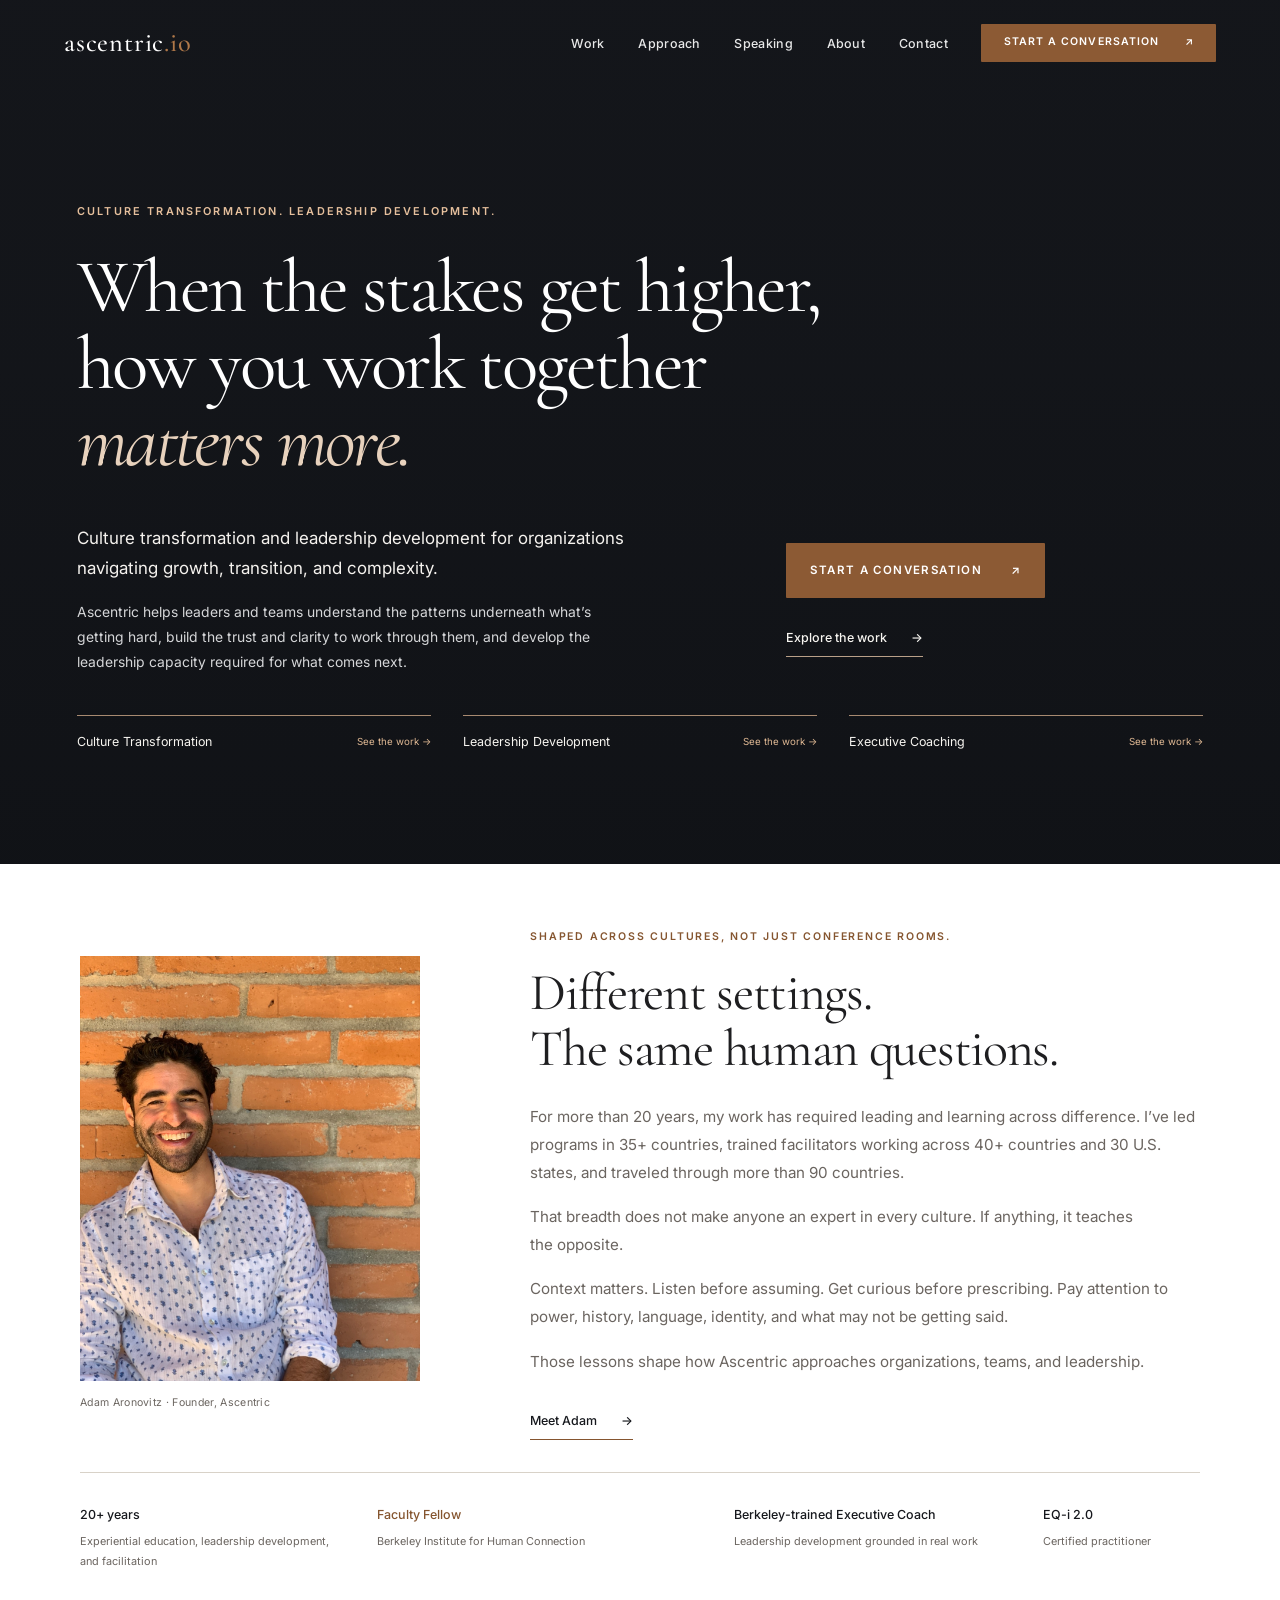
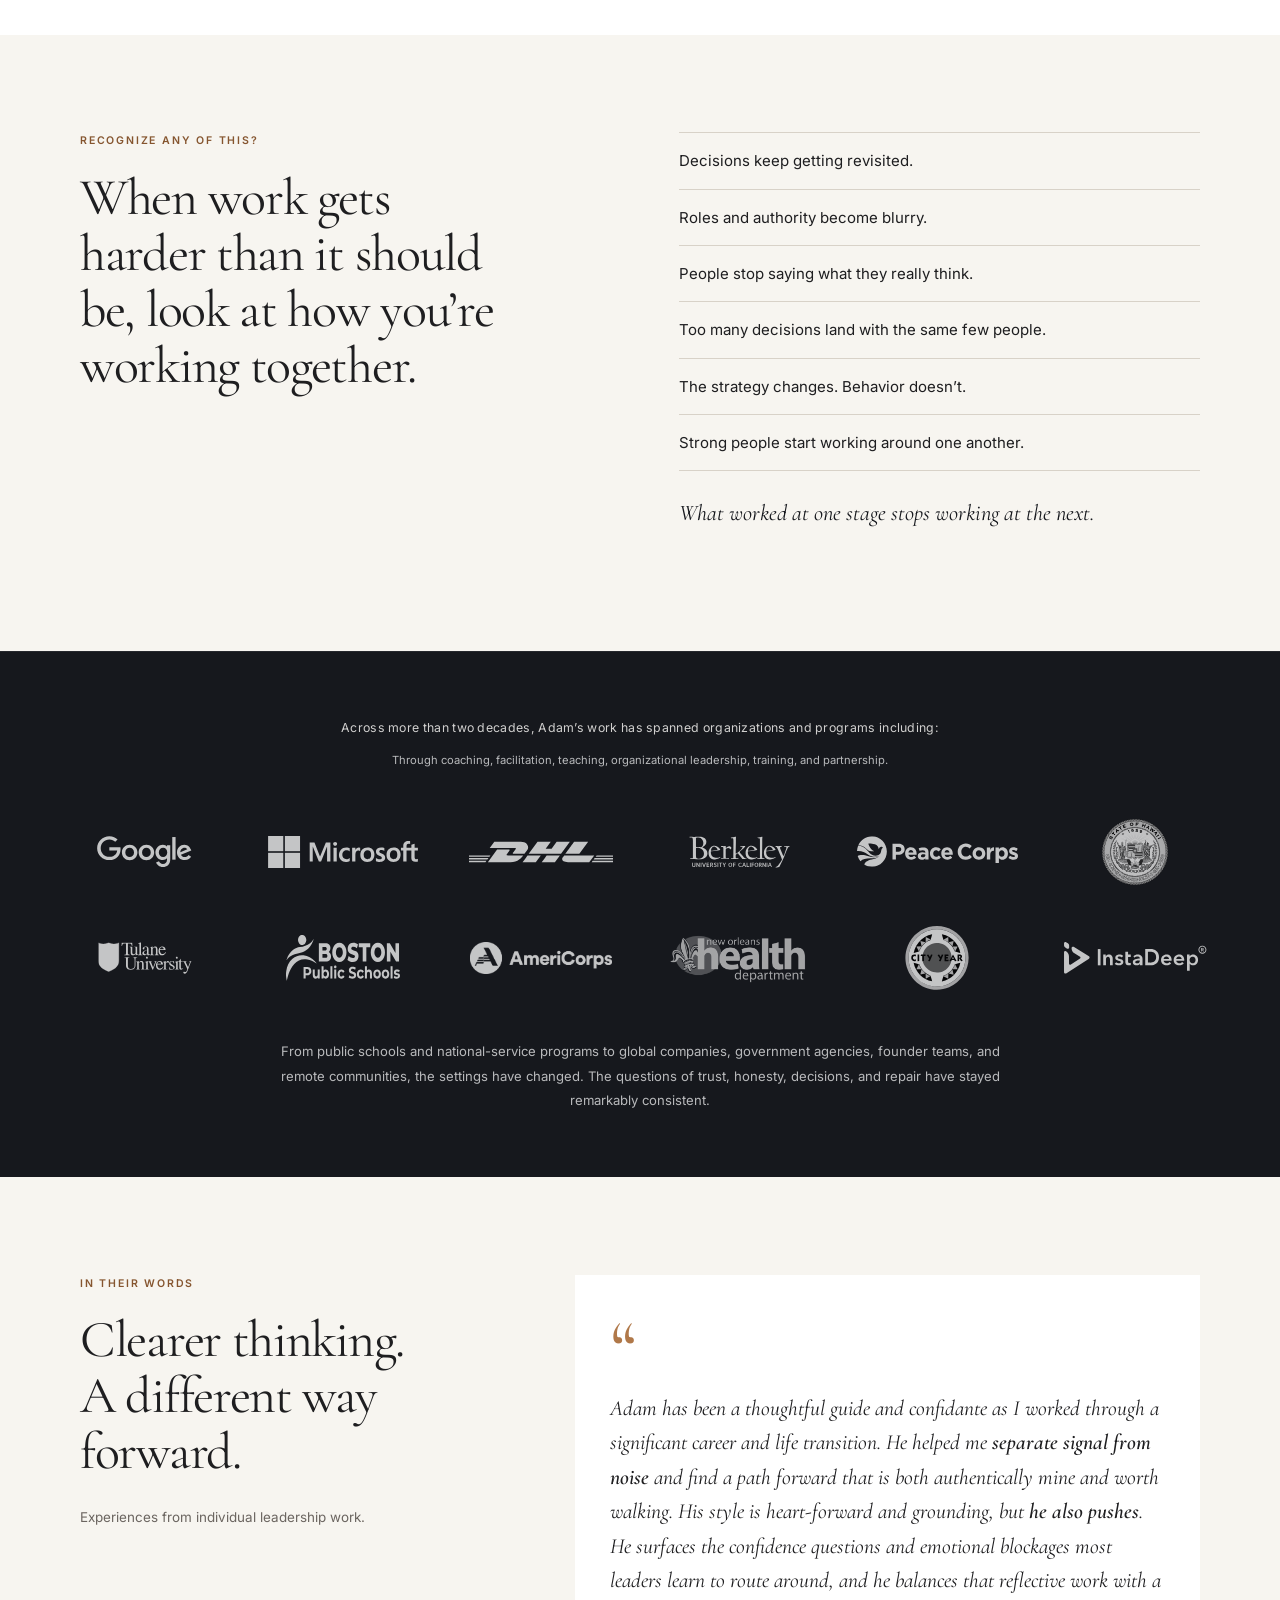
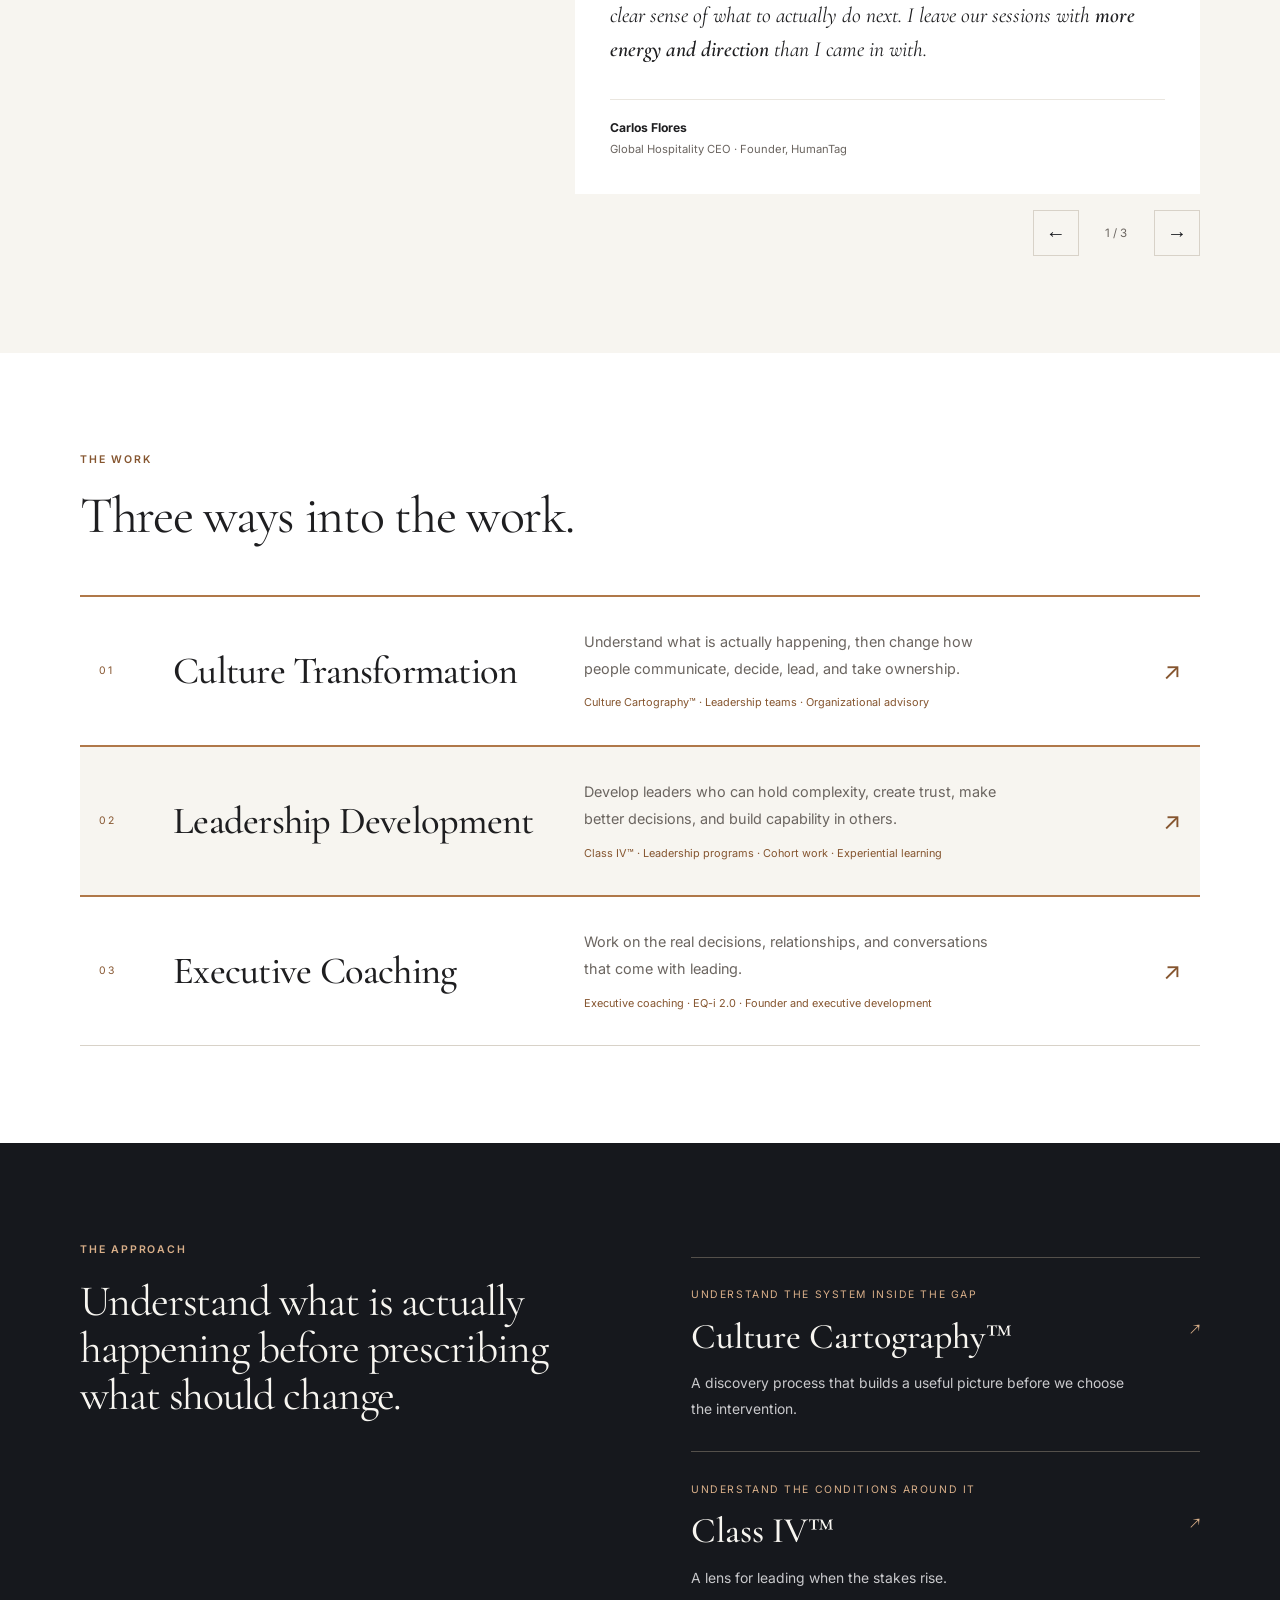
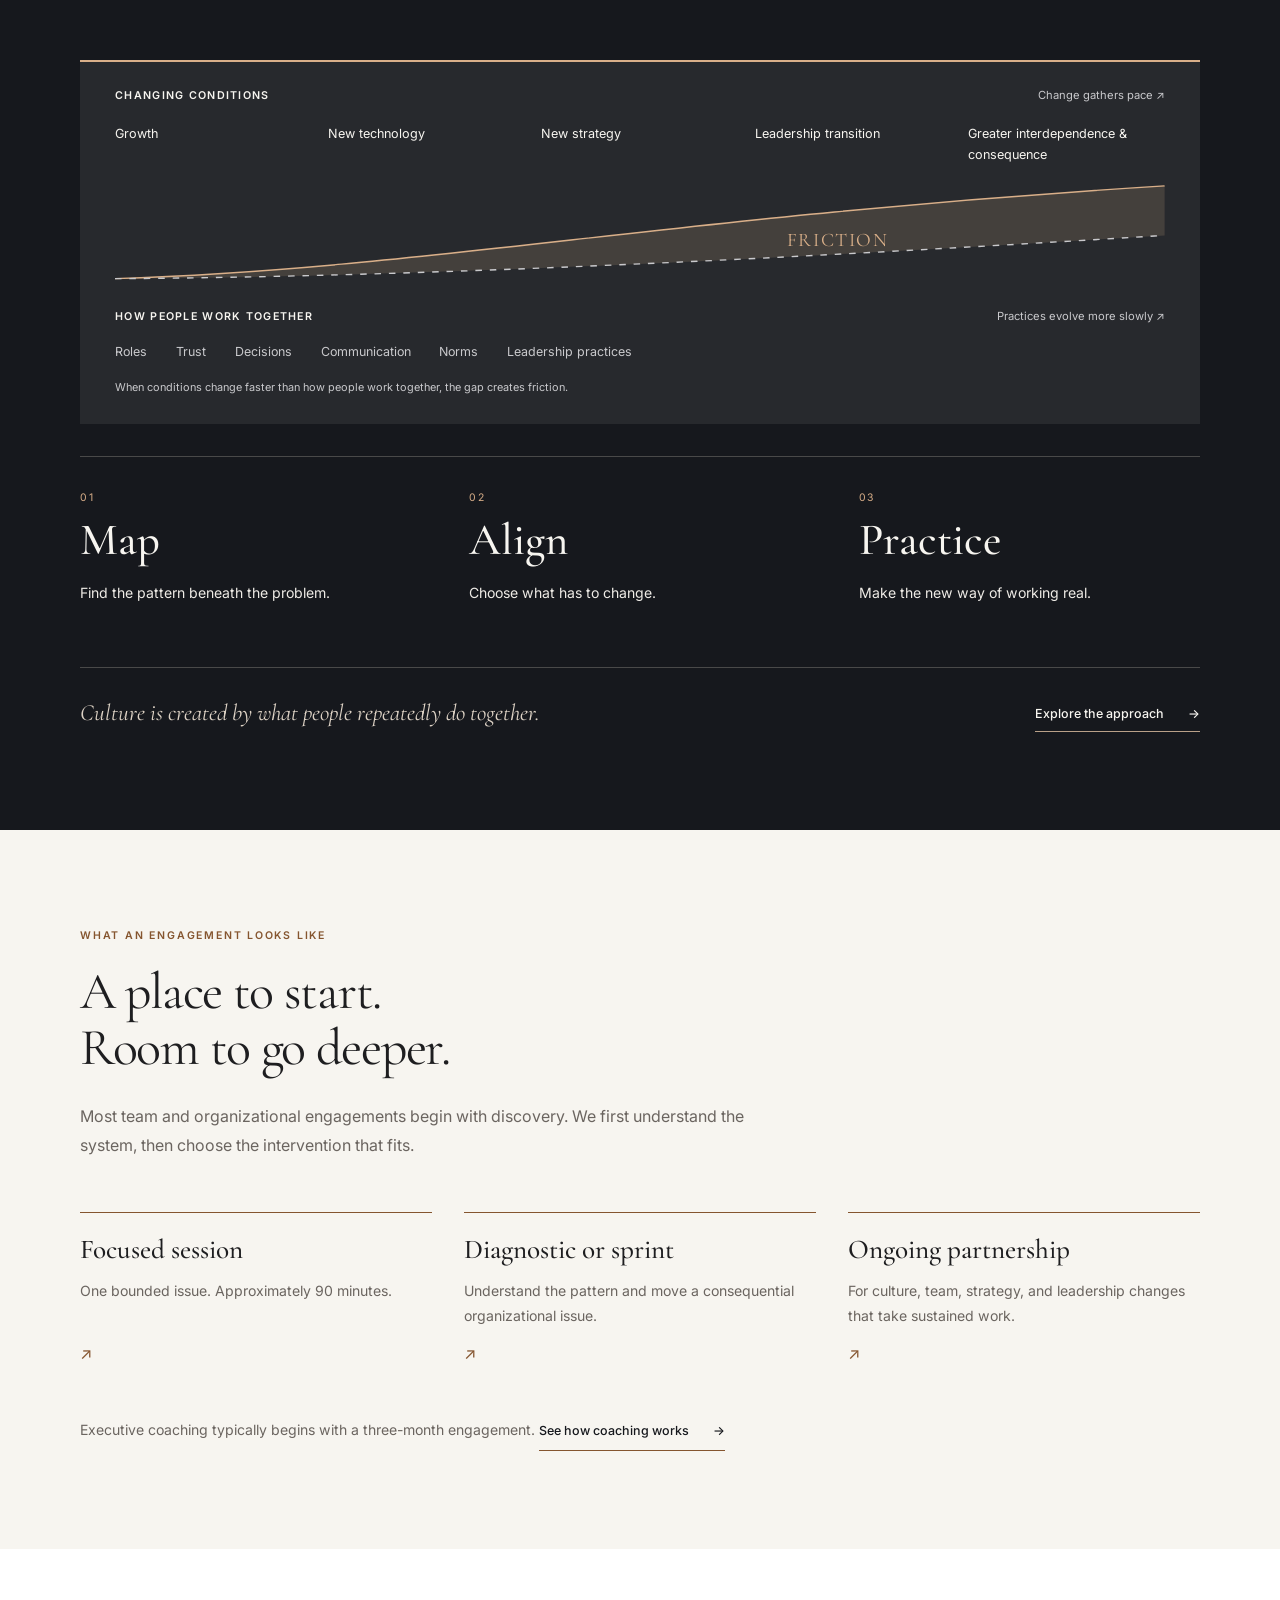
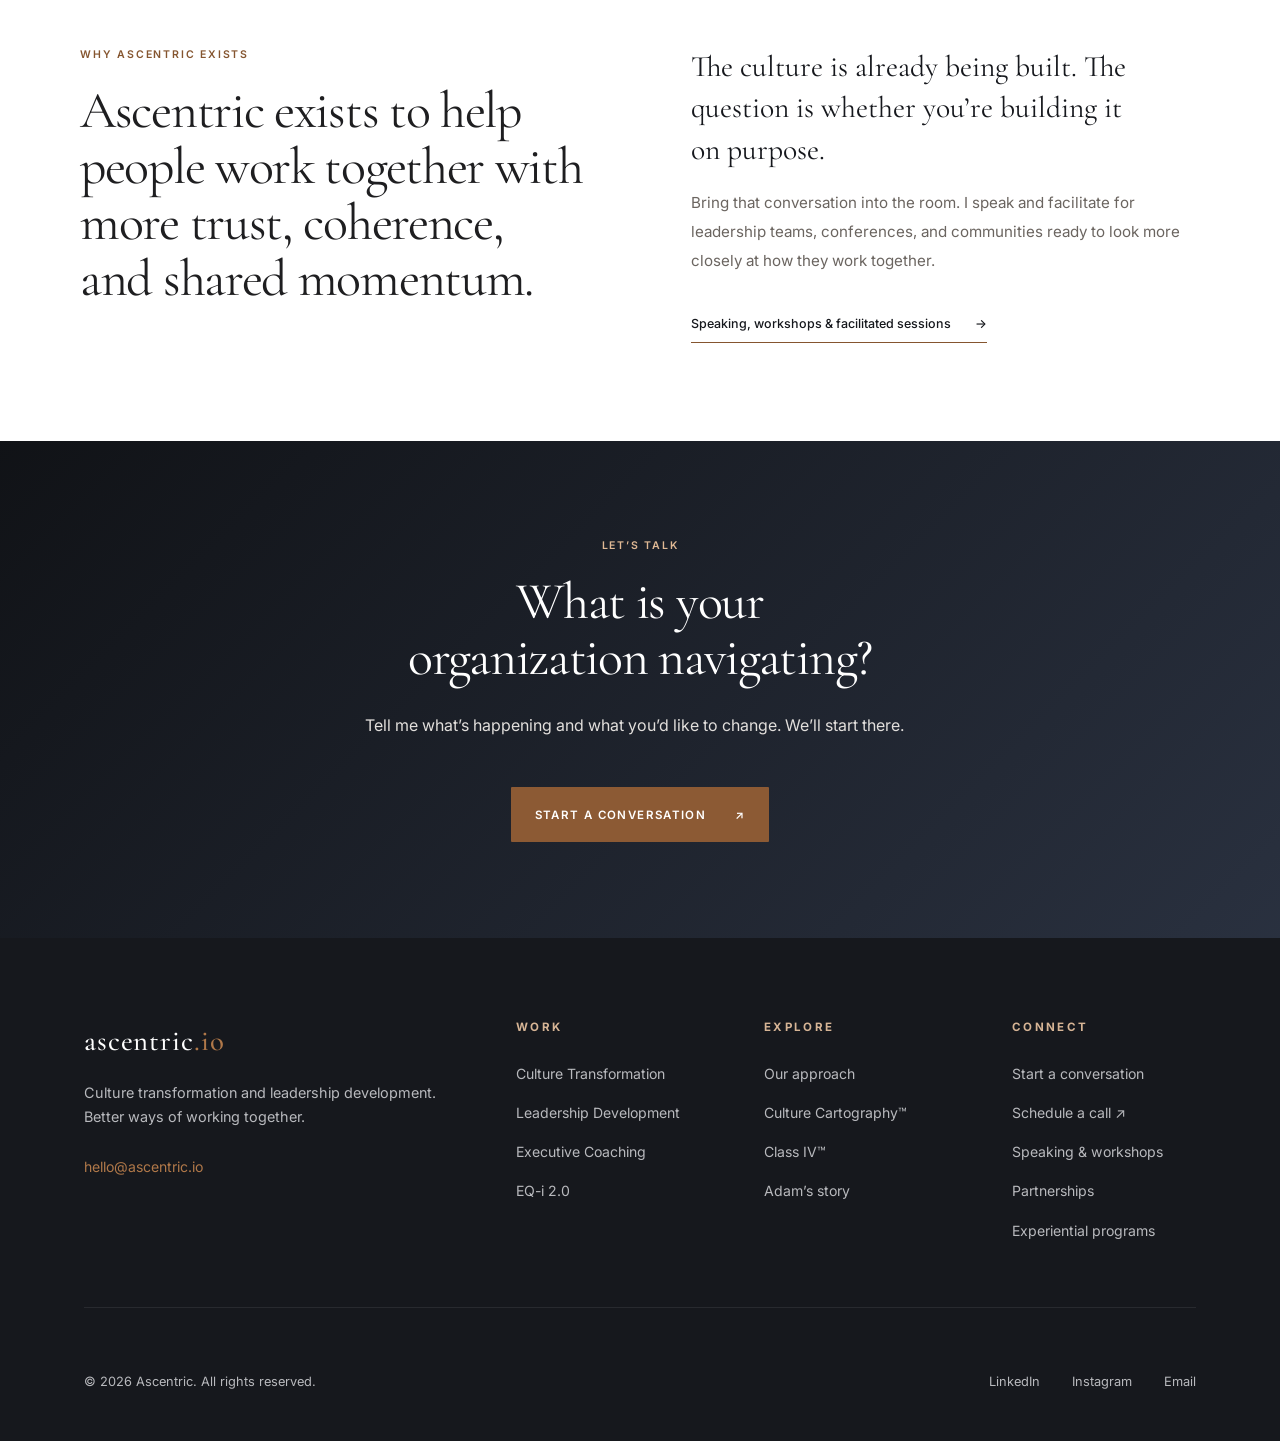
<file: index.html>
<!DOCTYPE html>
<html lang="en">
<head>
<meta charset="UTF-8">
<meta name="viewport" content="width=device-width, initial-scale=1">
<meta name="description" content="Culture transformation and leadership development for organizations navigating growth, transition, and complexity.">
<title>Ascentric | Culture Transformation &amp; Leadership Development</title>
<link rel="canonical" href="https://ascentric.io/">
<link rel="icon" href="favicon.ico" sizes="any">
<link rel="icon" type="image/png" sizes="32x32" href="assets/icons/favicon-32.png">
<link rel="icon" type="image/png" sizes="16x16" href="assets/icons/favicon-16.png">
<link rel="apple-touch-icon" sizes="180x180" href="assets/icons/apple-touch-icon.png">
<meta name="theme-color" content="#16181D">
<meta property="og:type" content="website">
<meta property="og:site_name" content="Ascentric">
<meta property="og:locale" content="en_US">
<meta property="og:url" content="https://ascentric.io/">
<meta property="og:title" content="Ascentric | Culture Transformation &amp; Leadership Development">
<meta property="og:description" content="Culture transformation and leadership development for organizations navigating growth, transition, and complexity.">
<meta property="og:image" content="https://ascentric.io/assets/social/ascentric-share.png">
<meta property="og:image:type" content="image/png">
<meta property="og:image:width" content="1200">
<meta property="og:image:height" content="630">
<meta property="og:image:alt" content="Ascentric. When the stakes get higher, how you work together matters more. Strategy. Culture. Leadership.">
<meta name="twitter:card" content="summary_large_image">
<meta name="twitter:title" content="Ascentric | Culture Transformation &amp; Leadership Development">
<meta name="twitter:description" content="Culture transformation and leadership development for organizations navigating growth, transition, and complexity.">
<meta name="twitter:image" content="https://ascentric.io/assets/social/ascentric-share.png">
<meta name="twitter:image:alt" content="Ascentric. When the stakes get higher, how you work together matters more. Strategy. Culture. Leadership.">

<link rel="preconnect" href="https://fonts.googleapis.com">
<link rel="preconnect" href="https://fonts.gstatic.com" crossorigin>
<link rel="stylesheet" href="css/styles.css">
<link rel="stylesheet" href="css/refinement.css?v=credibility-5">
</head>
<body class="refined-page home-page">
<a class="skip-link" href="#main">Skip to content</a>
<nav class="nav" aria-label="Main navigation">
<a href="index.html" class="nav__logo" aria-label="Ascentric home">ascentric<span class="logo-dot-io">.io</span>
</a>
<ul class="nav__links">
<li>
<a href="services.html">Work</a>
</li>
<li>
<a href="approach.html">Approach</a>
</li>
<li>
<a href="speaking.html">Speaking</a>
</li>
<li>
<a href="about.html">About</a>
</li>
<li>
<a href="contact.html">Contact</a>
</li>
<li>
<a href="contact.html" class="nav__cta">Start a conversation <span aria-hidden="true">↗</span>
</a>
</li>
</ul>
<button class="nav__toggle" aria-label="Open menu" aria-expanded="false" aria-controls="mobile-menu">
<span>
</span>
<span>
</span>
<span>
</span>
</button>
</nav>
<div class="nav__mobile" id="mobile-menu" aria-label="Mobile navigation" hidden inert>
<a href="services.html">Work</a>
<a href="approach.html">Approach</a>
<a href="speaking.html">Speaking</a>
<a href="about.html">About</a>
<a href="contact.html">Contact</a>
<a href="contact.html" class="nav__mobile-cta">Start a conversation</a>
</div>
<main id="main" tabindex="-1">
<section class="hero strategy-hero" aria-labelledby="home-title">
<div class="hero__bg" aria-hidden="true">
</div>
<div class="hero__overlay" aria-hidden="true">
</div>
<div class="hero__content">
<p class="hero__eyebrow">Culture transformation. Leadership development.</p>
<h1 class="hero__heading" id="home-title">When the stakes get higher,<br> how you work together<br>
<em>matters more.</em>
</h1>
<div class="hero-bottom">
<div>
<p class="hero__sub">Culture transformation and leadership development for organizations navigating growth, transition, and complexity.</p>
<p class="hero-support">Ascentric helps leaders and teams understand the patterns underneath what’s getting hard, build the trust and clarity to work through them, and develop the leadership capacity required for what comes next.</p>
</div>
<div class="hero__actions">
<a href="contact.html" class="btn btn--primary btn--lg">Start a conversation <span aria-hidden="true">↗</span>
</a>
<a class="text-link text-link--light" href="services.html">Explore the work <span aria-hidden="true">→</span>
</a>
</div>
</div>
<nav class="hero-doors" aria-label="Explore our practices">
<a href="services.html#culture">
<span>Culture Transformation</span>
<span class="door-hint">See the work <span aria-hidden="true">→</span>
</span>
</a>
<a href="services.html#leadership-development">
<span>Leadership Development</span>
<span class="door-hint">See the work <span aria-hidden="true">→</span>
</span>
</a>
<a href="services.html#coaching">
<span>Executive Coaching</span>
<span class="door-hint">See the work <span aria-hidden="true">→</span>
</span>
</a>
</nav>
</div>
</section>
<section class="founder-section founder-early">
<div class="section-shell">
<div class="founder-layout">
<figure class="founder-image">
<img width="1152" height="1536" src="ascentric_about_photo_shortlist_UPDATED/01-adam-portrait-brick.jpeg" alt="Adam Aronovitz smiling in front of a brick wall." class="" loading="eager">
<figcaption>Adam Aronovitz · Founder, Ascentric</figcaption>
</figure>
<div>
<p class="eyebrow">Shaped across cultures, not just conference rooms.</p>
<h2>Different settings.<br>The same human questions.</h2>
<div class="founder-story">
<p>For more than 20 years, my work has required leading and learning across difference. I’ve led programs in 35+ countries, trained facilitators working across 40+ countries and 30 U.S. states, and traveled through more than 90 countries.</p>
<p>That breadth does not make anyone an expert in every culture. If anything, it teaches the opposite.</p>
<p>Context matters. Listen before assuming. Get curious before prescribing. Pay attention to power, history, language, identity, and what may not be getting said.</p>
<p>Those lessons shape how Ascentric approaches organizations, teams, and leadership.</p>
</div>
<a class="text-link" href="about.html">Meet Adam <span aria-hidden="true">→</span>
</a>
</div>
</div>
<nav class="hero-doors practice-doors-mobile" aria-label="Explore the practices">
<a href="services.html#culture">
<span>Culture Transformation</span>
<span class="door-hint">See the work <span aria-hidden="true">→</span>
</span>
</a>
<a href="services.html#leadership-development">
<span>Leadership Development</span>
<span class="door-hint">See the work <span aria-hidden="true">→</span>
</span>
</a>
<a href="services.html#coaching">
<span>Executive Coaching</span>
<span class="door-hint">See the work <span aria-hidden="true">→</span>
</span>
</a>
</nav>
<ul class="credibility-strip">
<li><strong>20+ years</strong><span>Experiential education, leadership development, and facilitation</span></li>
<li class="credibility-affiliation"><strong>Faculty Fellow</strong><span><a href="https://www.bihc.org" target="_blank" rel="noopener">Berkeley Institute for Human Connection</a></span></li>
<li><strong>Berkeley-trained Executive Coach</strong><span>Leadership development grounded in real work</span></li>
<li><strong>EQ-i 2.0</strong><span>Certified practitioner</span></li>
</ul>
</div>
</section>
<section class="recognition-section">
<div class="section-shell">
<div class="editorial-split">
<div>
<p class="eyebrow">Recognize any of this?</p>
<h2>When work gets harder than it should be, look at how you’re working together.</h2>
</div>
<div>
<ul class="recognition-list">
<li>Decisions keep getting revisited.</li>
<li>Roles and authority become blurry.</li>
<li>People stop saying what they really think.</li>
<li>Too many decisions land with the same few people.</li>
<li>The strategy changes. Behavior doesn’t.</li>
<li>Strong people start working around one another.</li>
</ul>
<p class="recognition-close">What worked at one stage stops working at the next.</p>
</div>
</div>
</div>
</section>
<section class="proof-section">
<div class="org-proof">
<div class="org-proof__inner">
<p class="org-proof__heading">Across more than two decades, Adam’s work has spanned organizations and programs including:</p>
<p class="org-proof__qualifier">Through coaching, facilitation, teaching, organizational leadership, training, and partnership.</p>
<div class="org-proof__logos">
<div class="org-proof__mark"><img width="272" height="92" src="assets/logos/google.svg" alt="Google" class="org-proof__logo" loading="lazy"></div>
<div class="org-proof__mark"><img width="338" height="72" src="assets/logos/microsoft.svg" alt="Microsoft" class="org-proof__logo" loading="lazy"></div>
<div class="org-proof__mark"><img width="176" height="39" src="assets/logos/dhl.svg" alt="DHL" class="org-proof__logo" loading="lazy"></div>
<div class="org-proof__mark"><img width="215" height="68" src="assets/logos/uc-berkeley.svg" alt="UC Berkeley" class="org-proof__logo" loading="lazy"></div>
<div class="org-proof__mark"><img width="250" height="47" src="assets/logos/peace-corps.svg" alt="Peace Corps" class="org-proof__logo" loading="lazy"></div>
<div class="org-proof__mark"><img width="260" height="260" src="assets/logos/state-of-hawaii.png" alt="State of Hawaiʻi" class="org-proof__logo org-proof__logo--hawaii" loading="lazy"></div>
<div class="org-proof__mark"><img width="893" height="304" src="assets/logos/tulane-wordmark.svg" alt="Tulane University" class="org-proof__logo" loading="lazy"></div>
<div class="org-proof__mark"><img width="114" height="46" src="assets/logos/boston-public-schools.svg" alt="Boston Public Schools" class="org-proof__logo org-proof__logo--bps" loading="lazy"></div>
<div class="org-proof__mark"><img width="12765" height="2888" src="assets/logos/americorps.png" alt="AmeriCorps" class="org-proof__logo" loading="lazy"></div>
<div class="org-proof__mark"><img width="539" height="200" src="assets/logos/new-orleans-health.jpg" alt="New Orleans Health Department" class="org-proof__logo org-proof__logo--nohd" loading="lazy"></div>
<div class="org-proof__mark"><img width="130" height="129" src="assets/logos/city-year.svg" alt="City Year" class="org-proof__logo org-proof__logo--city-year" loading="lazy"></div>
<div class="org-proof__mark"><img width="250" height="56" src="assets/logos/instadeep.svg" alt="InstaDeep" class="org-proof__logo" loading="lazy"></div>
</div>
<p class="org-proof__context">From public schools and national-service programs to global companies, government agencies, founder teams, and remote communities, the settings have changed. The questions of trust, honesty, decisions, and repair have stayed remarkably consistent.</p>
</div>
</div>
<div class="section-shell proof-layout">
<div>
<p class="eyebrow">In their words</p>
<h2>Clearer thinking.<br>A different way forward.</h2>
<p class="section-note">Experiences from individual leadership work.</p>
</div>
<div class="testimonial-carousel" role="region" aria-roledescription="carousel" aria-label="Client experiences">
<figure class="testimonial testimonial-slide" id="testimonial-1">
<span class="quote-mark" aria-hidden="true">“</span>
<blockquote>Adam has been a thoughtful guide and confidante as I worked through a significant career and life transition. He helped me <strong>separate signal from noise</strong> and find a path forward that is both authentically mine and worth walking. His style is heart-forward and grounding, but <strong>he also pushes</strong>. He surfaces the confidence questions and emotional blockages most leaders learn to route around, and he balances that reflective work with a clear sense of what to actually do next. I leave our sessions with <strong>more energy and direction</strong> than I came in with.</blockquote>
<figcaption>
<strong>Carlos Flores</strong>
<span>Global Hospitality CEO · Founder, HumanTag</span>
</figcaption>
</figure>
<figure class="testimonial testimonial-slide" id="testimonial-2">
<span class="quote-mark" aria-hidden="true">“</span>
<blockquote>I was at a crossroads. Working with Adam, the session helped me <strong>think like a CEO and be a CEO</strong>. He's very good at <strong>taking the theory and saying, okay, let's put it in action right away</strong>. It's not superficial work at all. If you're going through change, I think that Adam's the person to work with.</blockquote>
<figcaption>
<strong>Fuzieh Jallow</strong>
<span>Founder, Terra40</span>
</figcaption>
</figure>
<figure class="testimonial testimonial-slide" id="testimonial-3">
<span class="quote-mark" aria-hidden="true">“</span>
<blockquote>Adam guided me through an illuminating process, from <strong>not knowing where to go next to gaining clarity</strong> that led me toward pursuing an MBA and making important shifts in my career path. Working together always felt light and inspiring, while also being <strong>grounded in clear, actionable next steps</strong>. I'm deeply grateful for the support, empathy, and presence Adam brought throughout the process.</blockquote>
<figcaption>
<strong>Olesia Gudkovskaya</strong>
<span>Founder, The Art of Leadership</span>
</figcaption>
</figure>
<div class="carousel-controls" hidden>
<button type="button" data-carousel-prev aria-label="Previous testimonial">←</button>
<p data-carousel-status aria-live="polite" aria-atomic="true">
</p>
<button type="button" data-carousel-next aria-label="Next testimonial">→</button>
</div>
</div>
</div>
</section>
<section class="practices-section">
<div class="section-shell">
<div class="section-heading">
<p class="eyebrow">The work</p>
<h2>Three ways into the work.</h2>
</div>
<div class="practice-rows">
<a class="practice-row" href="services.html#culture">
<span class="row-number">01</span>
<h3>Culture Transformation</h3>
<div>
<p>Understand what is actually happening, then change how people communicate, decide, lead, and take ownership.</p>
<span class="row-detail">Culture Cartography™ · Leadership teams · Organizational advisory</span>
</div>
<span class="row-arrow" aria-hidden="true">↗</span>
</a>
<a class="practice-row practice-row--featured" href="class-iv-leadership.html">
<span class="row-number">02</span>
<h3>Leadership Development</h3>
<div>
<p>Develop leaders who can hold complexity, create trust, make better decisions, and build capability in others.</p>
<span class="row-detail">Class IV™ · Leadership programs · Cohort work · Experiential learning</span>
</div>
<span class="row-arrow" aria-hidden="true">↗</span>
</a>
<a class="practice-row" href="services.html#coaching">
<span class="row-number">03</span>
<h3>Executive Coaching</h3>
<div>
<p>Work on the real decisions, relationships, and conversations that come with leading.</p>
<span class="row-detail">Executive coaching · EQ-i 2.0 · Founder and executive development</span>
</div>
<span class="row-arrow" aria-hidden="true">↗</span>
</a>
</div>
</div>
</section>
<section class="approach-section">
<div class="section-shell">
<div class="editorial-split approach-opening">
<div>
<p class="eyebrow">The approach</p>
<h2>Understand what is actually happening before prescribing what should change.</h2>
</div>
<div class="framework-pair">
<a href="culture-cartography.html">
<span class="micro-label">Understand the system inside the gap</span>
<h3>Culture Cartography™ <span aria-hidden="true">↗</span>
</h3>
<p>A discovery process that builds a useful picture before we choose the intervention.</p>
</a>
<a href="class-iv.html">
<span class="micro-label">Understand the conditions around it</span>
<h3>Class IV™ <span aria-hidden="true">↗</span>
</h3>
<p>A lens for leading when the stakes rise.</p>
</a>
</div>
</div>
<figure class="gap-figure gap-figure--compact" aria-labelledby="home-gap-caption">
<div class="gap-track-label">Changing conditions <span>Change gathers pace ↗</span>
</div>
<ol class="conditions-events">
<li>Growth</li>
<li>New technology</li>
<li>New strategy</li>
<li>Leadership transition</li>
<li>Greater interdependence &amp; consequence</li>
</ol>
<div class="gap-plot">
<svg class="gap-lines" viewBox="0 0 800 160" preserveAspectRatio="none" aria-hidden="true">
<path class="gap-area" d="M0 145 C240 130 420 55 800 10 L800 82 C520 115 240 142 0 145Z">
</path>
<path class="gap-top-line" d="M0 145 C240 130 420 55 800 10">
</path>
<path class="gap-bottom-line" d="M0 145 C240 142 520 115 800 82">
</path>
</svg>
<div class="gap-space">
<span>Friction</span>
</div>
</div>
<div class="gap-track-label">How people work together <span>Practices evolve more slowly ↗</span>
</div>
<ul class="human-elements">
<li>Roles</li>
<li>Trust</li>
<li>Decisions</li>
<li>Communication</li>
<li>Norms</li>
<li>Leadership practices</li>
</ul>
<figcaption id="home-gap-caption">When conditions change faster than how people work together, the gap creates friction.</figcaption>
</figure>
<ol class="practice-steps">
<li>
<span class="step-number">01</span>
<h3>Map</h3>
<p class="step-intent">Find the pattern beneath the problem.</p>
</li>
<li>
<span class="step-number">02</span>
<h3>Align</h3>
<p class="step-intent">Choose what has to change.</p>
</li>
<li>
<span class="step-number">03</span>
<h3>Practice</h3>
<p class="step-intent">Make the new way of working real.</p>
</li>
</ol>
<div class="approach-bottom">
<p>Culture is created by what people repeatedly do together.</p>
<a class="text-link text-link--light" href="approach.html">Explore the approach <span aria-hidden="true">→</span>
</a>
</div>
</div>
</section>
<section class="engagement-section">
<div class="section-shell">
<div class="section-heading">
<p class="eyebrow">What an engagement looks like</p>
<h2>A place to start.<br>Room to go deeper.</h2>
<p>Most team and organizational engagements begin with discovery. We first understand the system, then choose the intervention that fits.</p>
</div>
<div class="engagement-preview">
<a href="services.html#summit-session">
<h3>Focused session</h3>
<p>One bounded issue. Approximately 90 minutes.</p>
<span aria-hidden="true">↗</span>
</a>
<a href="services.html#diagnostic">
<h3>Diagnostic or sprint</h3>
<p>Understand the pattern and move a consequential organizational issue.</p>
<span aria-hidden="true">↗</span>
</a>
<a href="services.html#partnership">
<h3>Ongoing partnership</h3>
<p>For culture, team, strategy, and leadership changes that take sustained work.</p>
<span aria-hidden="true">↗</span>
</a>
</div>
<p class="coaching-route">Executive coaching typically begins with a three-month engagement. <a class="text-link" href="services.html#leadership">See how coaching works <span aria-hidden="true">→</span>
</a>
</p>
</div>
</section>
<section class="thought-section">
<div class="section-shell">
<div class="editorial-split">
<div>
<p class="eyebrow">Why Ascentric exists</p>
<h2>Ascentric exists to help people work together with more trust, coherence, and shared momentum.</h2>
</div>
<div>
<p class="original-idea">The culture is already being built. The question is whether you’re building it on purpose.</p>
<p>Bring that conversation into the room. I speak and facilitate for leadership teams, conferences, and communities ready to look more closely at how they work together.</p>
<a class="text-link" href="speaking.html">Speaking, workshops &amp; facilitated sessions <span aria-hidden="true">→</span>
</a>
</div>
</div>
</div>
</section>
<section class="cta-section closing-section">
<div class="cta-section__bg" aria-hidden="true">
</div>
<div class="cta-section__overlay" aria-hidden="true">
</div>
<div class="cta-section__inner">
<p class="eyebrow">Let’s talk</p>
<h2 class="display-lg">What is your organization navigating?</h2>
<p>Tell me what’s happening and what you’d like to change. We’ll start there.</p>
<div class="cta-section__actions">
<a href="contact.html" class="btn btn--primary btn--lg">Start a conversation <span aria-hidden="true">↗</span>
</a>
</div>
</div>
</section>
</main>
<footer class="footer">
<div class="footer__inner">
<div class="footer__top">
<div>
<a href="index.html" class="footer__brand-name" aria-label="Ascentric home">ascentric<span class="logo-dot-io">.io</span>
</a>
<p class="footer__brand-desc">Culture transformation and leadership development.<br> Better ways of working together.</p>
<a href="mailto:hello@ascentric.io" class="footer__email">hello@ascentric.io</a>
</div>
<div class="footer__col">
<p class="footer__col-title">Work</p>
<ul>
<li>
<a href="services.html#culture">Culture Transformation</a>
</li>
<li>
<a href="services.html#leadership-development">Leadership Development</a>
</li>
<li>
<a href="services.html#coaching">Executive Coaching</a>
</li>
<li>
<a href="services.html#eq-i">EQ-i 2.0</a>
</li>
</ul>
</div>
<div class="footer__col">
<p class="footer__col-title">Explore</p>
<ul>
<li>
<a href="approach.html">Our approach</a>
</li>
<li>
<a href="culture-cartography.html">Culture Cartography™</a>
</li>
<li>
<a href="class-iv.html">Class IV™</a>
</li>
<li>
<a href="about.html">Adam’s story</a>
</li>
</ul>
</div>
<div class="footer__col">
<p class="footer__col-title">Connect</p>
<ul>
<li>
<a href="contact.html">Start a conversation</a>
</li>
<li>
<a href="https://tidycal.com/ascentric" target="_blank" rel="noopener">Schedule a call ↗</a>
</li>
<li>
<a href="speaking.html">Speaking &amp; workshops</a>
</li>
<li>
<a href="contact.html#partnerships">Partnerships</a>
</li>
<li>
<a href="offsites.html">Experiential programs</a>
</li>
</ul>
</div>
</div>
<div class="footer__bottom">
<p class="footer__copy">&copy; 2026 Ascentric. All rights reserved.</p>
<div class="footer__social">
<a href="https://linkedin.com/in/adamaronovitz" target="_blank" rel="noopener">LinkedIn</a>
<a href="https://instagram.com/ascentric.io" target="_blank" rel="noopener">Instagram</a>
<a href="mailto:hello@ascentric.io">Email</a>
</div>
</div>
</div>
</footer>
<script src="js/main.js?v=credibility-5">
</script>
</body>
</html>
</file>
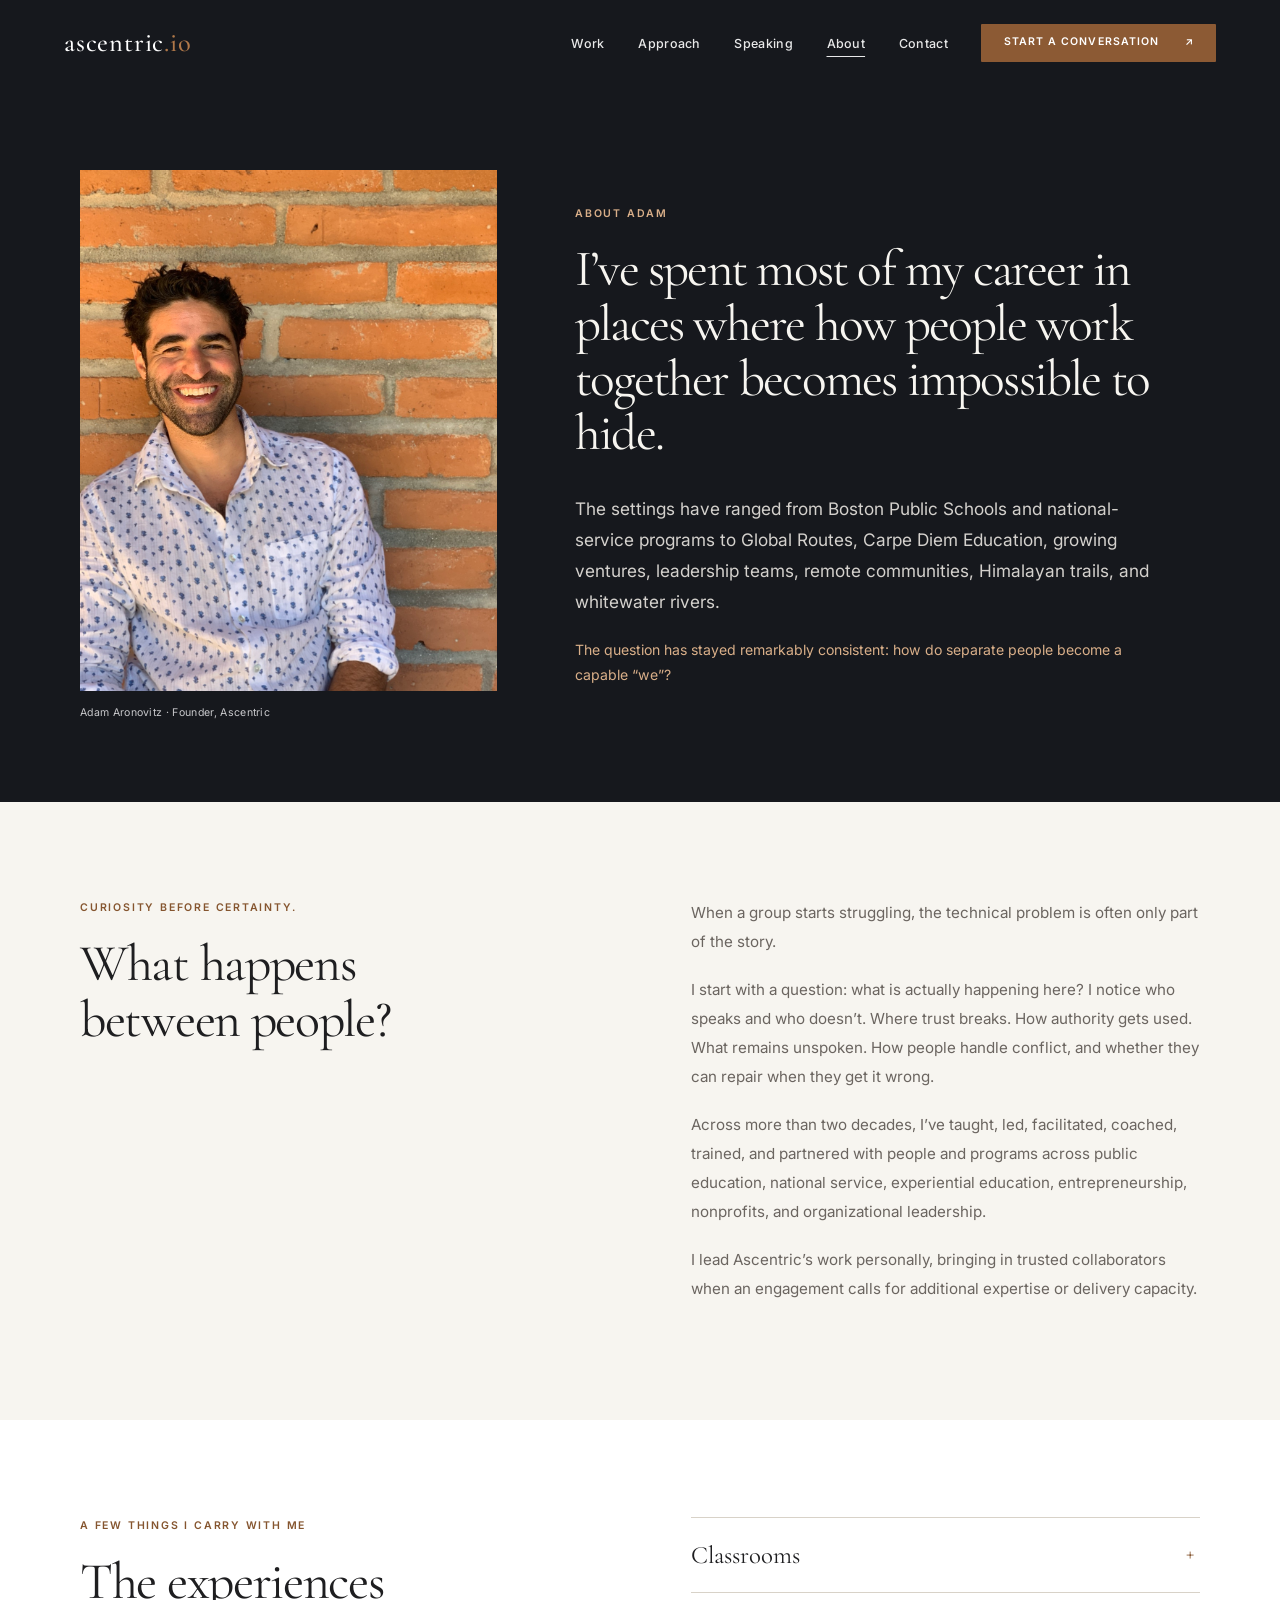
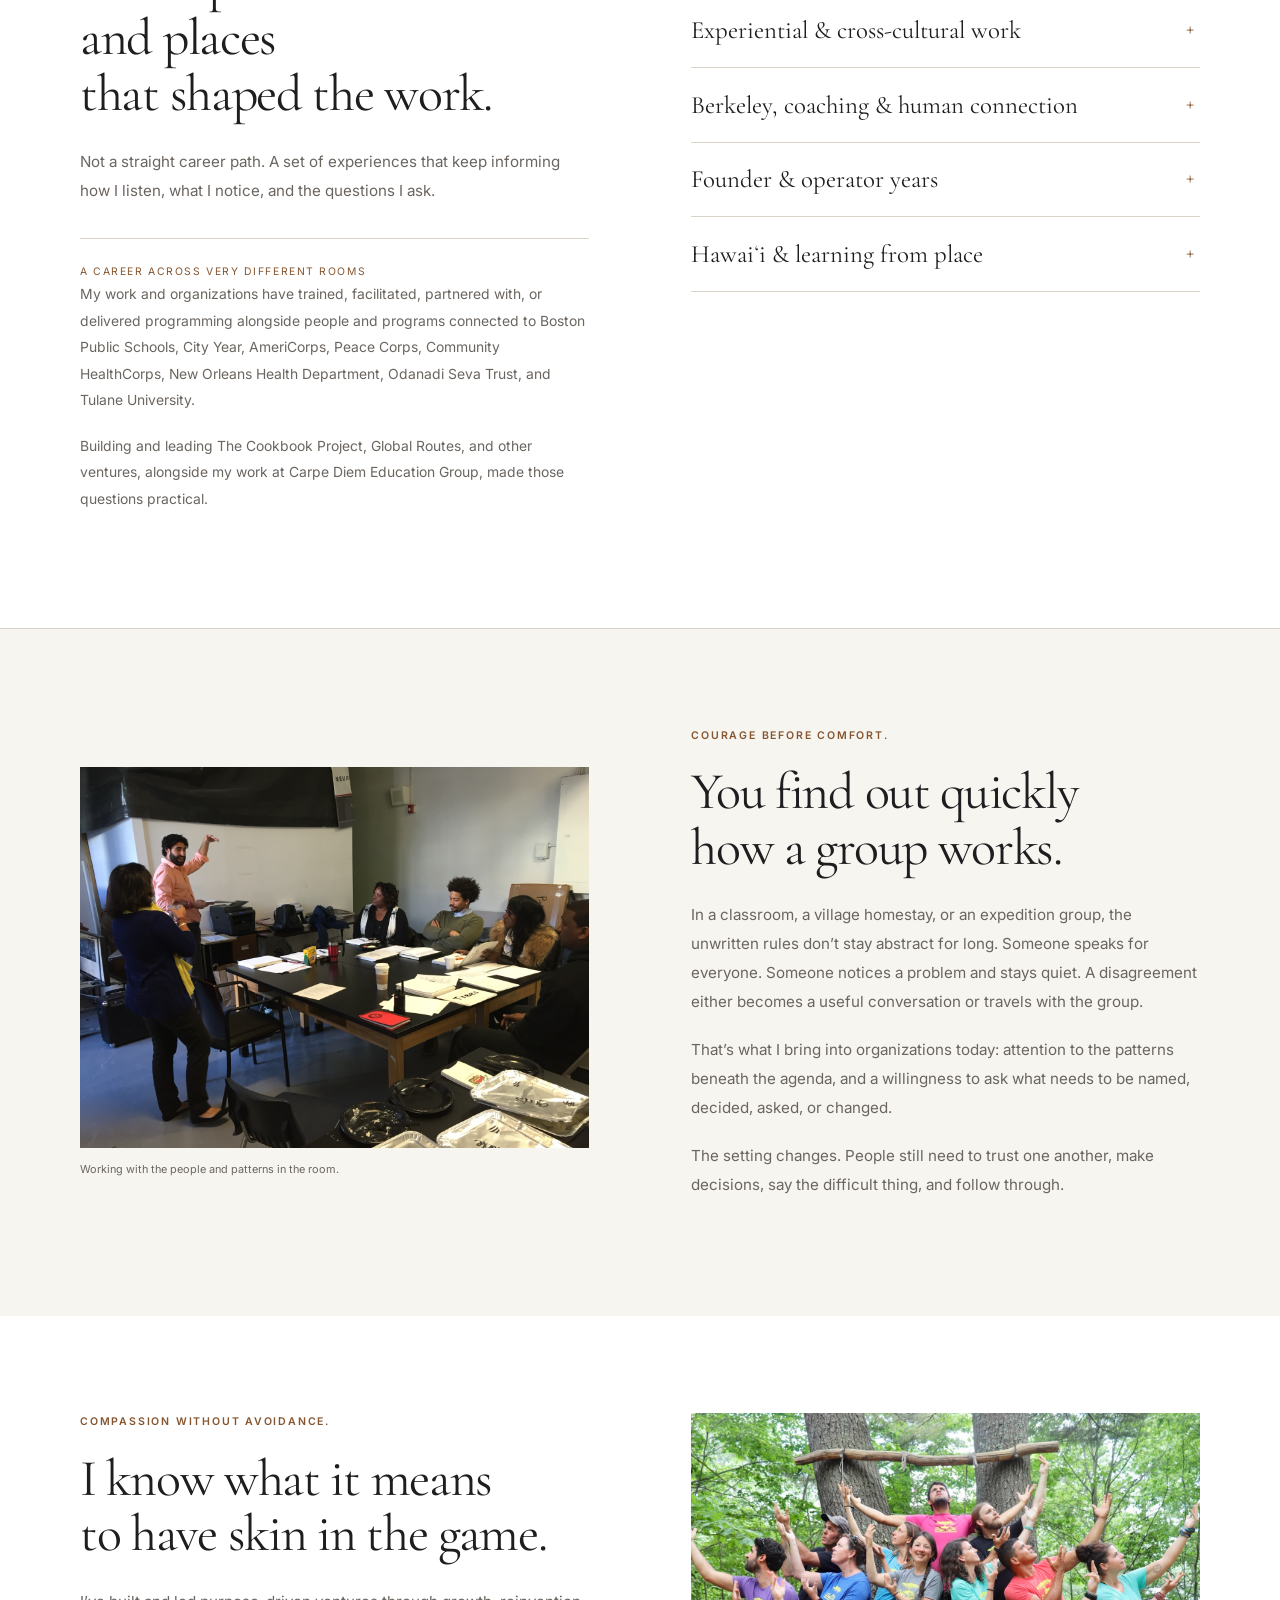
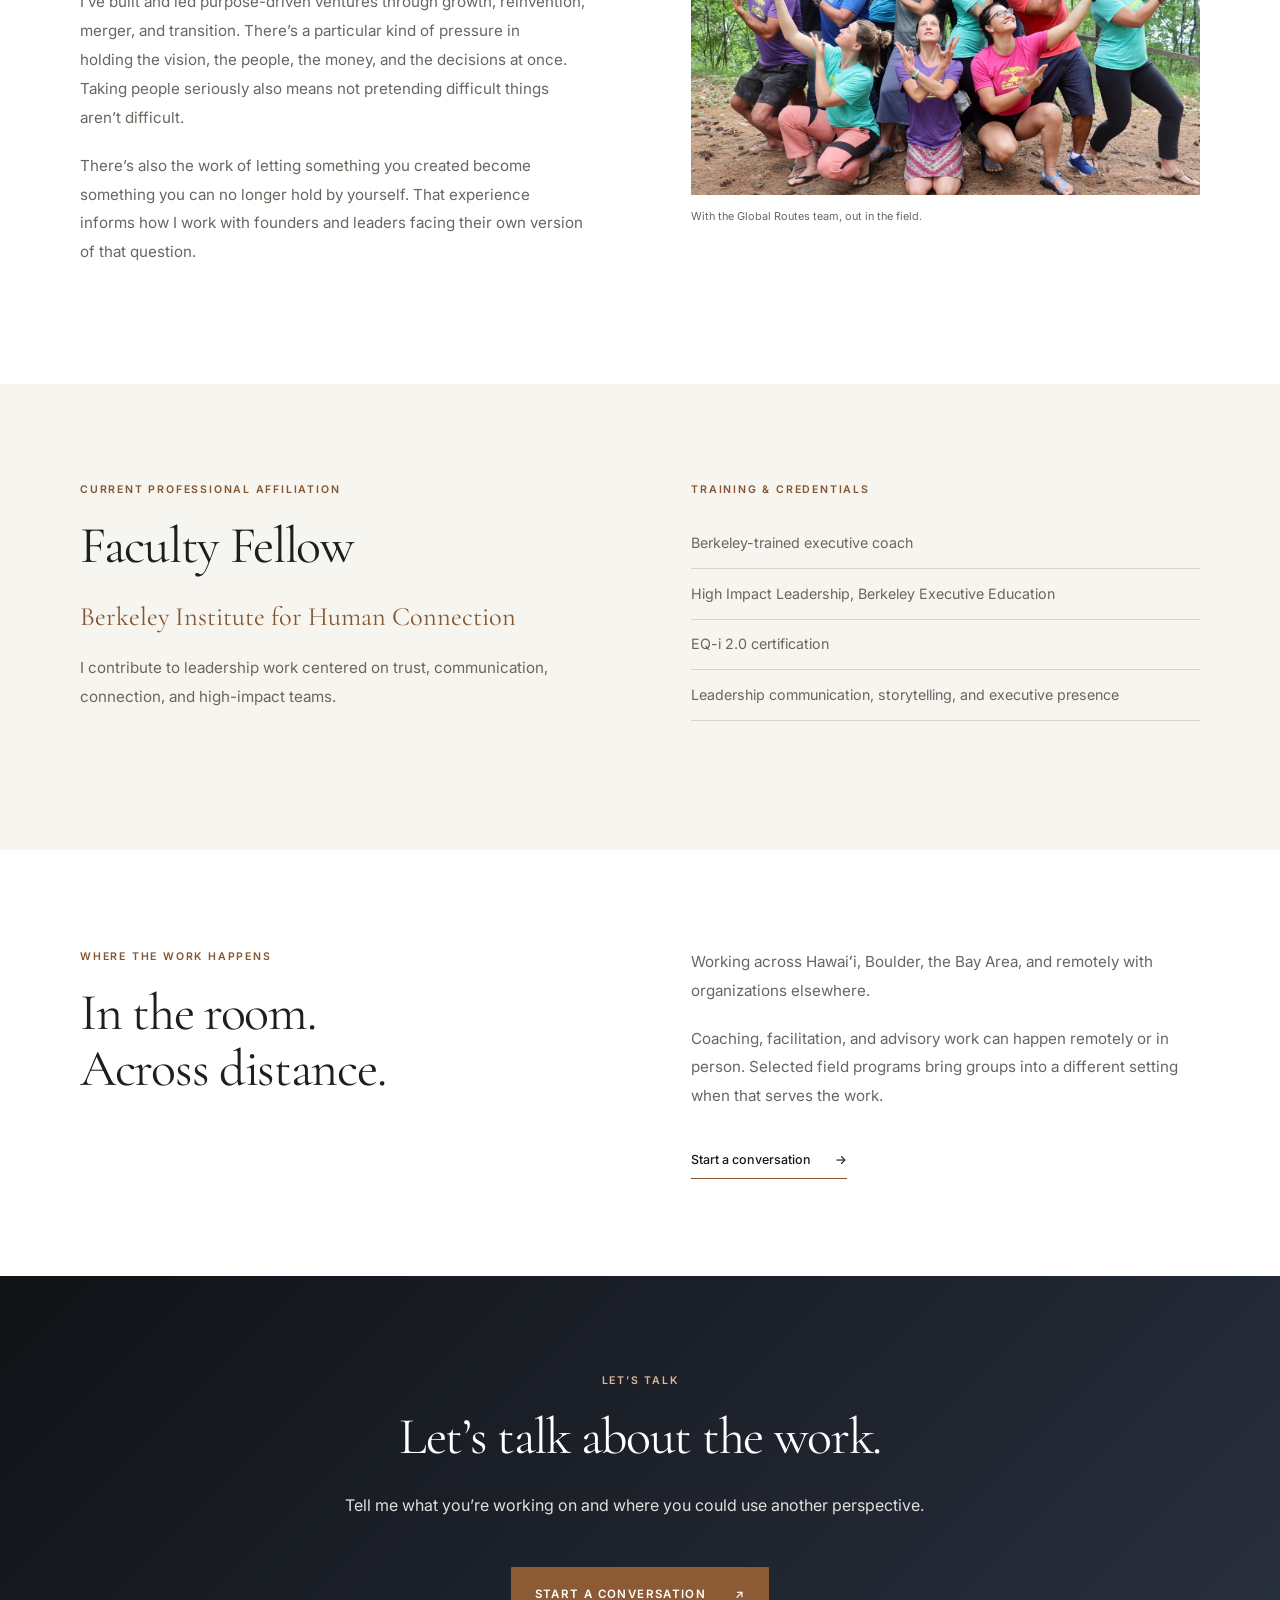
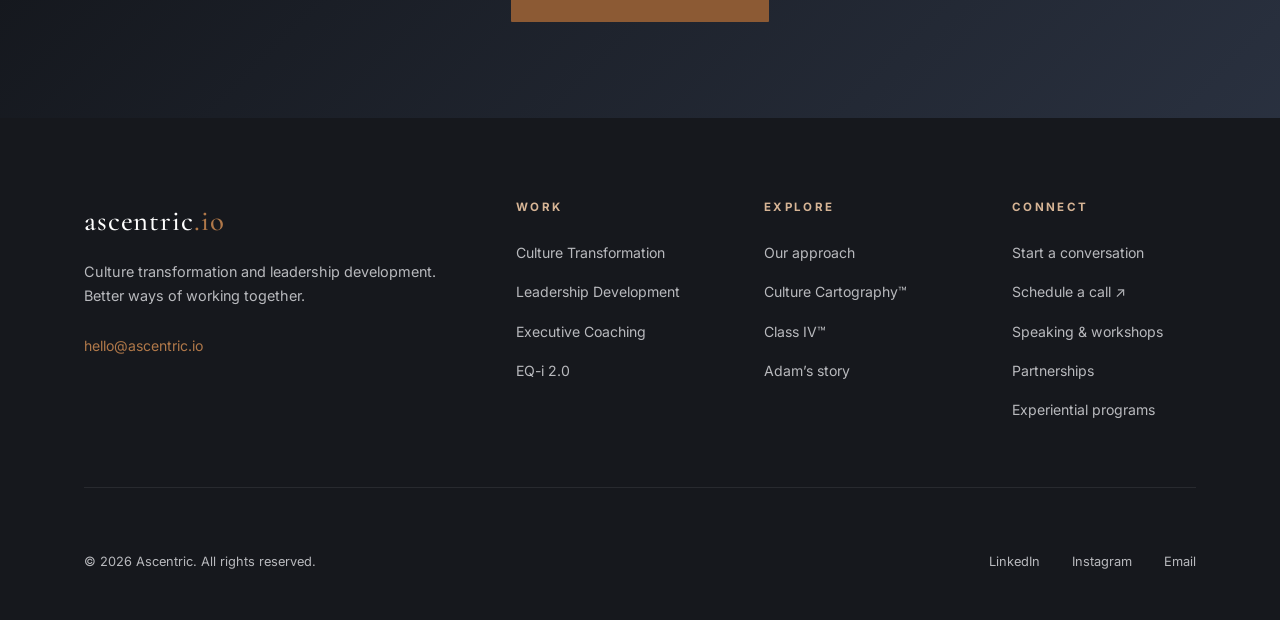
<file: about.html>
<!DOCTYPE html>
<html lang="en">
<head>
<meta charset="UTF-8" />
<meta name="viewport" content="width=device-width, initial-scale=1.0" />
<meta name="description" content="Meet Adam Aronovitz: Ascentric founder, Berkeley Institute for Human Connection Faculty Fellow, and Berkeley-trained executive coach. More than two decades working with groups and organizations.">
<title>Adam Aronovitz | Culture &amp; Leadership | Ascentric</title>
<link rel="canonical" href="https://ascentric.io/about">
<link rel="icon" href="favicon.ico" sizes="any">
<link rel="icon" type="image/png" sizes="32x32" href="assets/icons/favicon-32.png">
<link rel="icon" type="image/png" sizes="16x16" href="assets/icons/favicon-16.png">
<link rel="apple-touch-icon" sizes="180x180" href="assets/icons/apple-touch-icon.png">
<meta name="theme-color" content="#16181D">
<meta property="og:type" content="website">
<meta property="og:site_name" content="Ascentric">
<meta property="og:locale" content="en_US">
<meta property="og:url" content="https://ascentric.io/about">
<meta property="og:title" content="Adam Aronovitz | Culture &amp; Leadership | Ascentric">
<meta property="og:description" content="Meet Adam Aronovitz: Ascentric founder, Berkeley Institute for Human Connection Faculty Fellow, and Berkeley-trained executive coach. More than two decades working with groups and organizations.">
<meta property="og:image" content="https://ascentric.io/assets/social/ascentric-share.png">
<meta property="og:image:type" content="image/png">
<meta property="og:image:width" content="1200">
<meta property="og:image:height" content="630">
<meta property="og:image:alt" content="Ascentric. When the stakes get higher, how you work together matters more. Strategy. Culture. Leadership.">
<meta name="twitter:card" content="summary_large_image">
<meta name="twitter:title" content="Adam Aronovitz | Culture &amp; Leadership | Ascentric">
<meta name="twitter:description" content="Meet Adam Aronovitz: Ascentric founder, Berkeley Institute for Human Connection Faculty Fellow, and Berkeley-trained executive coach. More than two decades working with groups and organizations.">
<meta name="twitter:image" content="https://ascentric.io/assets/social/ascentric-share.png">
<meta name="twitter:image:alt" content="Ascentric. When the stakes get higher, how you work together matters more. Strategy. Culture. Leadership.">

<link rel="stylesheet" href="css/styles.css" />
<link rel="stylesheet" href="css/refinement.css?v=credibility-5" />
<link rel="preconnect" href="https://fonts.googleapis.com" />
<link rel="preconnect" href="https://fonts.gstatic.com" crossorigin />
</head>
<body class="refined-page about-page">
<!-- NAVIGATION -->
<a class="skip-link" href="#main">Skip to content</a>
<nav class="nav" aria-label="Main navigation">
<a href="index.html" class="nav__logo" aria-label="Ascentric home">ascentric<span class="logo-dot-io">.io</span>
</a>
<ul class="nav__links">
<li>
<a href="services.html">Work</a>
</li>
<li>
<a href="approach.html">Approach</a>
</li>
<li>
<a href="speaking.html">Speaking</a>
</li>
<li>
<a href="about.html">About</a>
</li>
<li>
<a href="contact.html">Contact</a>
</li>
<li>
<a href="contact.html" class="nav__cta">Start a conversation <span aria-hidden="true">↗</span>
</a>
</li>
</ul>
<button class="nav__toggle" aria-label="Open menu" aria-expanded="false" aria-controls="mobile-menu">
<span>
</span>
<span>
</span>
<span>
</span>
</button>
</nav>
<div class="nav__mobile" id="mobile-menu" aria-label="Mobile navigation" hidden inert>
<a href="services.html">Work</a>
<a href="approach.html">Approach</a>
<a href="speaking.html">Speaking</a>
<a href="about.html">About</a>
<a href="contact.html">Contact</a>
<a href="contact.html" class="nav__mobile-cta">Start a conversation</a>
</div>
<main id="main" tabindex="-1">
<header class="editorial-hero about-human-hero">
<div class="section-shell founder-layout">
<figure class="founder-image">
<img width="1152" height="1536" src="ascentric_about_photo_shortlist_UPDATED/01-adam-portrait-brick.jpeg" alt="Adam Aronovitz smiling in front of a brick wall." class="" loading="eager">
<figcaption>Adam Aronovitz · Founder, Ascentric</figcaption>
</figure>
<div>
<p class="eyebrow">About Adam</p>
<h1>I’ve spent most of my career in places where how people work together becomes impossible to hide.</h1>
<p class="lead">The settings have ranged from Boston Public Schools and national-service programs to Global Routes, Carpe Diem Education, growing ventures, leadership teams, remote communities, Himalayan trails, and whitewater rivers.</p>
<p class="about-opening-note">The question has stayed remarkably consistent: how do separate people become a capable “we”?</p>
</div>
</div>
</header>
<section class="context-section">
<div class="section-shell">
<div class="editorial-split">
<div>
<p class="eyebrow">Curiosity before certainty.</p>
<h2>What happens<br>between people?</h2>
</div>
<div>
<p class="lead">When a group starts struggling, the technical problem is often only part of the story.</p>
<p>I start with a question: what is actually happening here? I notice who speaks and who doesn’t. Where trust breaks. How authority gets used. What remains unspoken. How people handle conflict, and whether they can repair when they get it wrong.</p>
<p>Across more than two decades, I’ve taught, led, facilitated, coached, trained, and partnered with people and programs across public education, national service, experiential education, entrepreneurship, nonprofits, and organizational leadership.</p>
<p>I lead Ascentric’s work personally, bringing in trusted collaborators when an engagement calls for additional expertise or delivery capacity.</p>
</div>
</div>
</div>
</section>
<section class="lineage-section" id="lineage">
<div class="section-shell">
<div class="editorial-split">
<div>
<p class="eyebrow">A few things I carry with me</p>
<h2>The experiences and places<br>that shaped the work.</h2>
<p>Not a straight career path. A set of experiences that keep informing how I listen, what I notice, and the questions I ask.</p>
<div class="career-context">
<p class="micro-label">A career across very different rooms</p>
<p>My work and organizations have trained, facilitated, partnered with, or delivered programming alongside people and programs connected to Boston Public Schools, City Year, AmeriCorps, Peace Corps, Community HealthCorps, New Orleans Health Department, Odanadi Seva Trust, and Tulane University.</p>
<p>Building and leading The Cookbook Project, Global Routes, and other ventures, alongside my work at Carpe Diem Education Group, made those questions practical.</p>
</div>
</div>
<div class="lineage-list">
<details>
<summary>Classrooms<span class="disclosure-symbol" aria-hidden="true">+</span>
</summary>
<p>I began in Boston Public Schools. Before I had language for organizational culture, I could see how trust, attention, belonging, authority, and conflict shaped what a group could learn. A performance problem was often a relationship problem too.</p>
</details>
<details>
<summary>Experiential &amp; cross-cultural work<span class="disclosure-symbol" aria-hidden="true">+</span>
</summary>
<p>Through Global Routes and other cross-cultural programs, I led programming in 35+ countries and trained facilitators working across 40+ countries and 30 U.S. states. I have also traveled through more than 90 countries. Roles, communication, power, and interdependence become visible quickly when people have to rely on one another.</p>
<p>That breadth teaches humility, not omniscience. Listen before assuming. Pay attention to context, power, history, language, identity, and what may not be getting said.</p>
</details>
<details>
<summary>Berkeley, coaching &amp; human connection<span class="disclosure-symbol" aria-hidden="true">+</span>
</summary>
<p>Becoming a Berkeley-trained executive coach and serving as a Faculty Fellow with the <a href="https://www.bihc.org" target="_blank" rel="noopener">Berkeley Institute for Human Connection</a> gave structure to patterns I’d been watching for years. Presence, communication, storytelling, and careful listening remain part of how I work.</p>
</details>
<details>
<summary>Founder &amp; operator years<span class="disclosure-symbol" aria-hidden="true">+</span>
</summary>
<p>Through Global Routes, The Cookbook Project, Adobo Ace, and Ascentric, and a major merger and transition at Carpe Diem Education Group, culture became operational. Decisions affected people, money, identity, and the future of something I cared about.</p>
<p>The Cookbook Project brought together organization building, learning design, facilitator training, and partnerships across cultures: creating programs that others could carry forward.</p>
</details>
<details>
<summary>Hawaiʻi &amp; learning from place<span class="disclosure-symbol" aria-hidden="true">+</span>
</summary>
<p>Place-based learning and Hawaiian studies have deepened my attention to context, relationship, community, and responsibility. They keep reminding me that understanding a group starts with listening to the people and the place already there.</p>
</details>
</div>
</div>
</div>
</section>
<section class="field-section">
<div class="section-shell">
<div class="editorial-split">
<figure class="story-photo">
<img width="1536" height="1152" src="ascentric_about_photo_shortlist_UPDATED/02-adam-facilitating-adults.jpeg" alt="Adam facilitating a workshop with adults." class="" loading="lazy">
<figcaption>Working with the people and patterns in the room.</figcaption>
</figure>
<div>
<p class="eyebrow">Courage before comfort.</p>
<h2>You find out quickly<br>how a group works.</h2>
<p>In a classroom, a village homestay, or an expedition group, the unwritten rules don’t stay abstract for long. Someone speaks for everyone. Someone notices a problem and stays quiet. A disagreement either becomes a useful conversation or travels with the group.</p>
<p>That’s what I bring into organizations today: attention to the patterns beneath the agenda, and a willingness to ask what needs to be named, decided, asked, or changed.</p>
<p>The setting changes. People still need to trust one another, make decisions, say the difficult thing, and follow through.</p>
</div>
</div>
</div>
</section>
<section class="founder-section">
<div class="section-shell">
<div class="editorial-split">
<div>
<p class="eyebrow">Compassion without avoidance.</p>
<h2>I know what it means<br>to have skin in the game.</h2>
<p>I’ve built and led purpose-driven ventures through growth, reinvention, merger, and transition. There’s a particular kind of pressure in holding the vision, the people, the money, and the decisions at once. Taking people seriously also means not pretending difficult things aren’t difficult.</p>
<p>There’s also the work of letting something you created become something you can no longer hold by yourself. That experience informs how I work with founders and leaders facing their own version of that question.</p>
</div>
<figure class="story-photo">
<img width="1536" height="1024" src="ascentric_about_photo_shortlist_UPDATED/04-global-routes-team-culture.jpeg" alt="Adam and the Global Routes team gathered outdoors." class="" loading="lazy">
<figcaption>With the Global Routes team, out in the field.</figcaption>
</figure>
</div>
</div>
</section>
<section class="context-section">
<div class="section-shell">
<div class="editorial-split">
<div>
<p class="eyebrow">Current professional affiliation</p>
<h2>Faculty Fellow</h2>
<p class="affiliation-institution"><a href="https://www.bihc.org" target="_blank" rel="noopener">Berkeley Institute for Human Connection</a></p>
<p>I contribute to leadership work centered on trust, communication, connection, and high-impact teams.</p>
</div>
<div>
<p class="eyebrow">Training &amp; credentials</p>
<ul class="line-list">
<li>Berkeley-trained executive coach</li>
<li>High Impact Leadership, Berkeley Executive Education</li>
<li>EQ-i 2.0 certification</li>
<li>Leadership communication, storytelling, and executive presence</li>
</ul>
<!-- VERIFY FORMAL TRAINING NAME BEFORE DEPLOY: source lists Project Wayfinder Certified and Hua ʿĀina. Exact credential names are intentionally omitted pending confirmation. -->
</div>
</div>
</div>
</section>
<section class="location-section">
<div class="section-shell">
<div class="editorial-split">
<div>
<p class="eyebrow">Where the work happens</p>
<h2>In the room.<br>Across distance.</h2>
</div>
<div>
<p class="lead">Working across Hawaiʻi, Boulder, the Bay Area, and remotely with organizations elsewhere.</p>
<p>Coaching, facilitation, and advisory work can happen remotely or in person. Selected field programs bring groups into a different setting when that serves the work.</p>
<a class="text-link" href="contact.html">Start a conversation <span aria-hidden="true">→</span>
</a>
</div>
</div>
</div>
</section>
<section class="cta-section closing-section">
<div class="cta-section__bg" aria-hidden="true">
</div>
<div class="cta-section__overlay" aria-hidden="true">
</div>
<div class="cta-section__inner">
<p class="eyebrow">Let’s talk</p>
<h2 class="display-lg">Let’s talk about the work.</h2>
<p>Tell me what you’re working on and where you could use another perspective.</p>
<div class="cta-section__actions">
<a href="contact.html" class="btn btn--primary btn--lg">Start a conversation <span aria-hidden="true">↗</span>
</a>
</div>
</div>
</section>
</main>
<!-- FOOTER -->
<footer class="footer">
<div class="footer__inner">
<div class="footer__top">
<div>
<a href="index.html" class="footer__brand-name" aria-label="Ascentric home">ascentric<span class="logo-dot-io">.io</span>
</a>
<p class="footer__brand-desc">Culture transformation and leadership development.<br> Better ways of working together.</p>
<a href="mailto:hello@ascentric.io" class="footer__email">hello@ascentric.io</a>
</div>
<div class="footer__col">
<p class="footer__col-title">Work</p>
<ul>
<li>
<a href="services.html#culture">Culture Transformation</a>
</li>
<li>
<a href="services.html#leadership-development">Leadership Development</a>
</li>
<li>
<a href="services.html#coaching">Executive Coaching</a>
</li>
<li>
<a href="services.html#eq-i">EQ-i 2.0</a>
</li>
</ul>
</div>
<div class="footer__col">
<p class="footer__col-title">Explore</p>
<ul>
<li>
<a href="approach.html">Our approach</a>
</li>
<li>
<a href="culture-cartography.html">Culture Cartography™</a>
</li>
<li>
<a href="class-iv.html">Class IV™</a>
</li>
<li>
<a href="about.html">Adam’s story</a>
</li>
</ul>
</div>
<div class="footer__col">
<p class="footer__col-title">Connect</p>
<ul>
<li>
<a href="contact.html">Start a conversation</a>
</li>
<li>
<a href="https://tidycal.com/ascentric" target="_blank" rel="noopener">Schedule a call ↗</a>
</li>
<li>
<a href="speaking.html">Speaking &amp; workshops</a>
</li>
<li>
<a href="contact.html#partnerships">Partnerships</a>
</li>
<li>
<a href="offsites.html">Experiential programs</a>
</li>
</ul>
</div>
</div>
<div class="footer__bottom">
<p class="footer__copy">&copy; 2026 Ascentric. All rights reserved.</p>
<div class="footer__social">
<a href="https://linkedin.com/in/adamaronovitz" target="_blank" rel="noopener">LinkedIn</a>
<a href="https://instagram.com/ascentric.io" target="_blank" rel="noopener">Instagram</a>
<a href="mailto:hello@ascentric.io">Email</a>
</div>
</div>
</div>
</footer>
<script src="js/main.js?v=credibility-5">
</script>
</body>
</html>
</file>
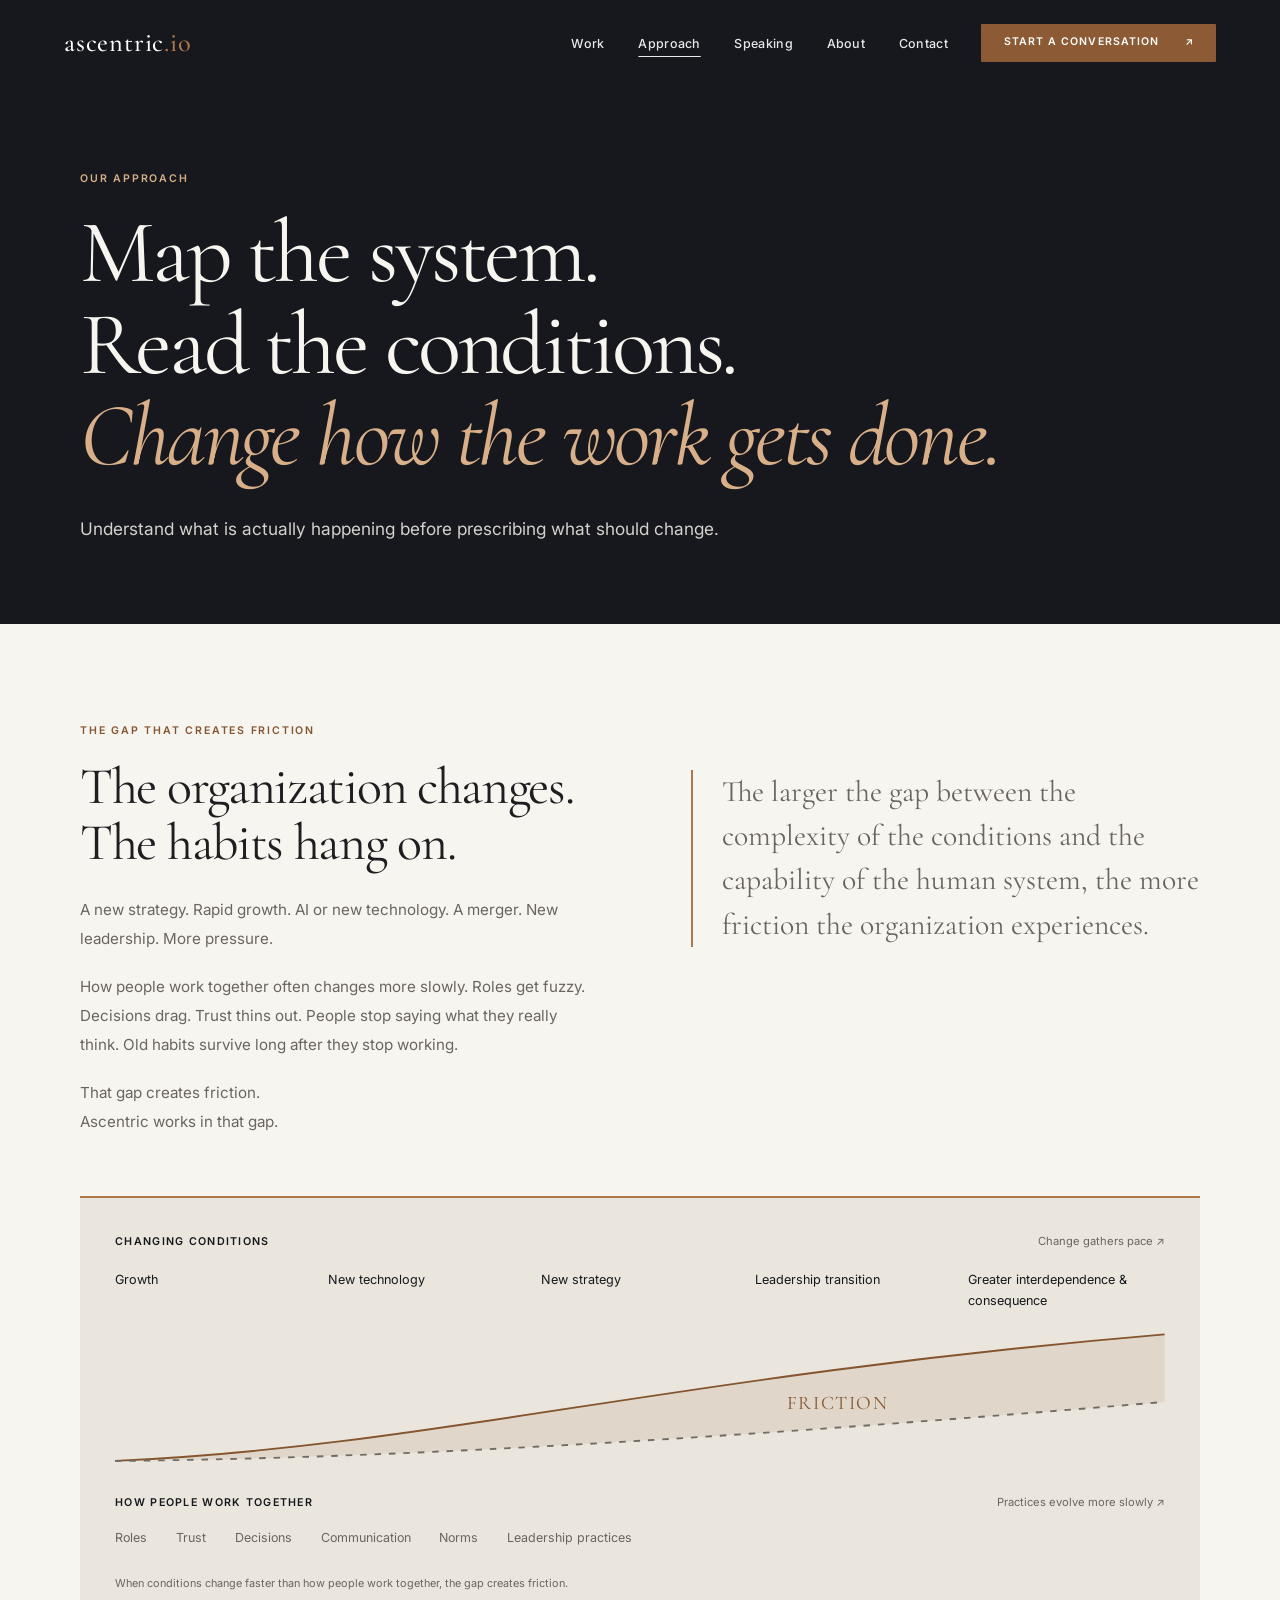
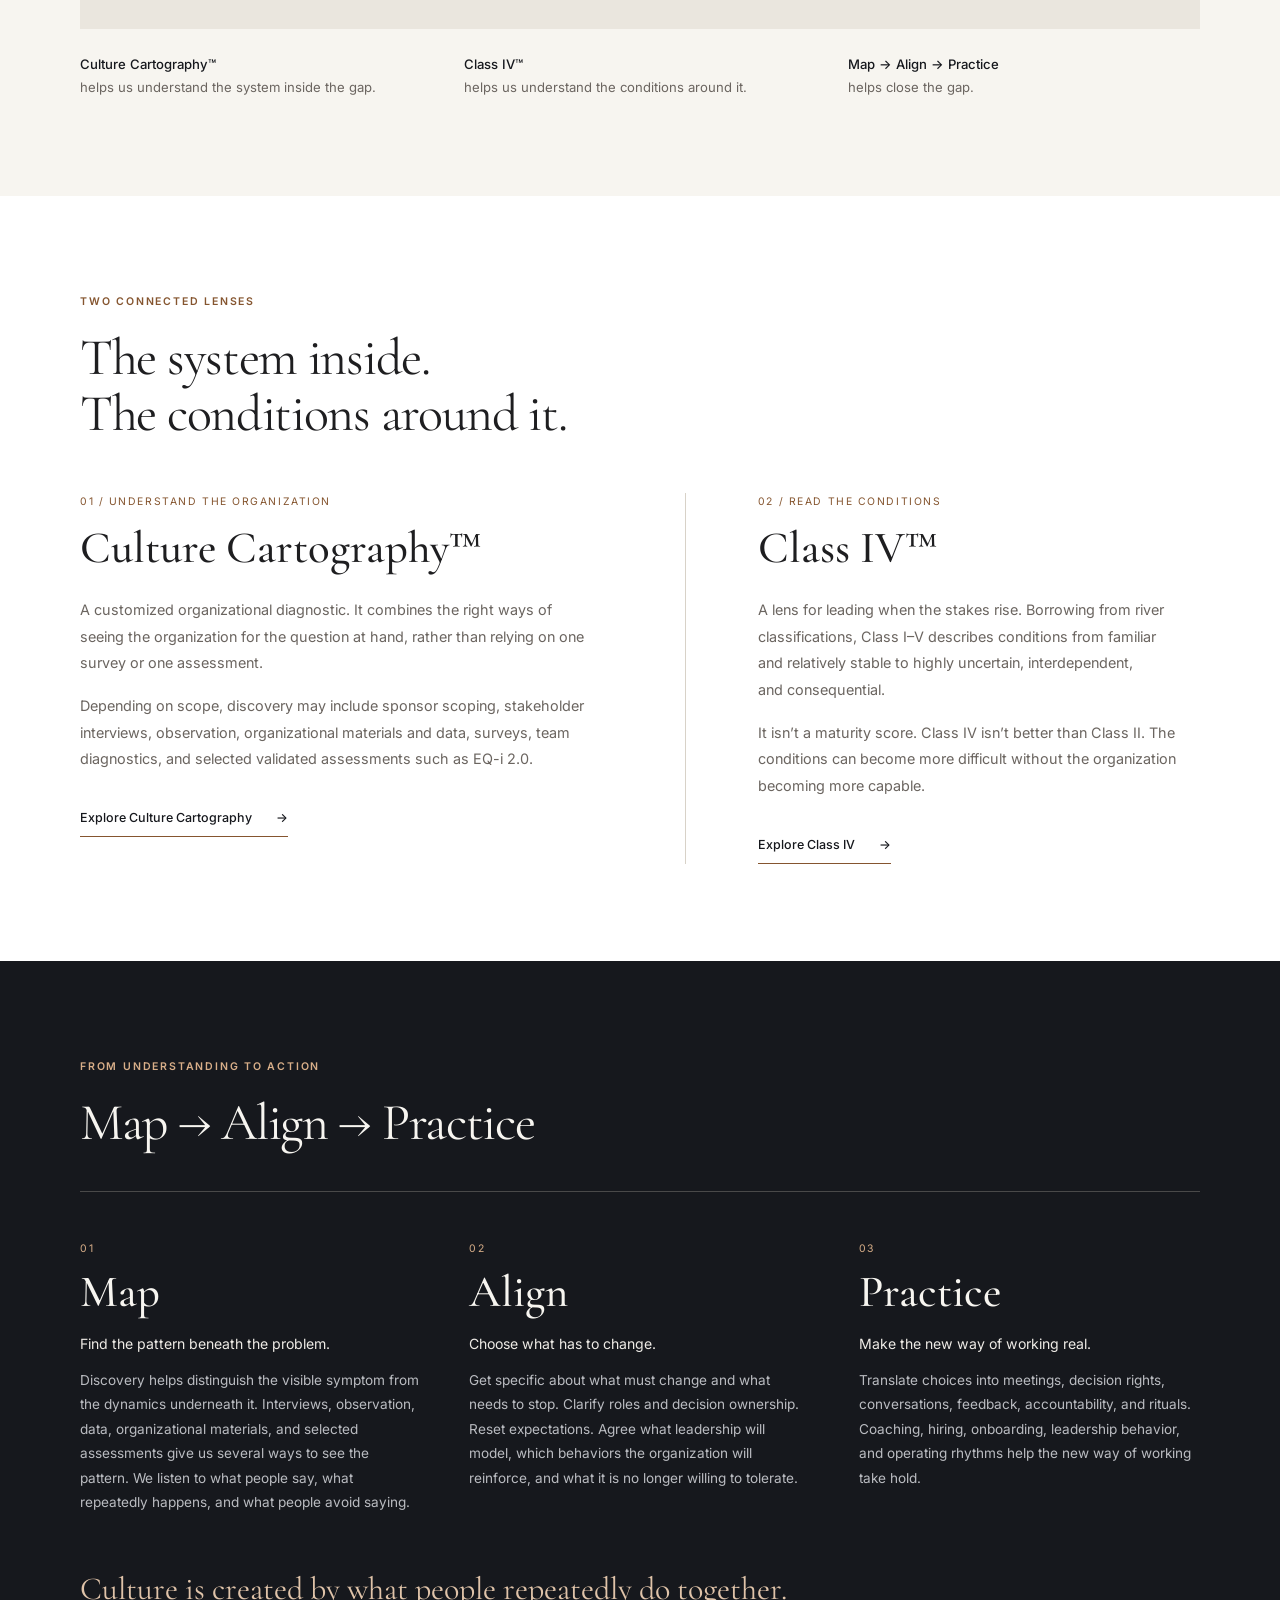
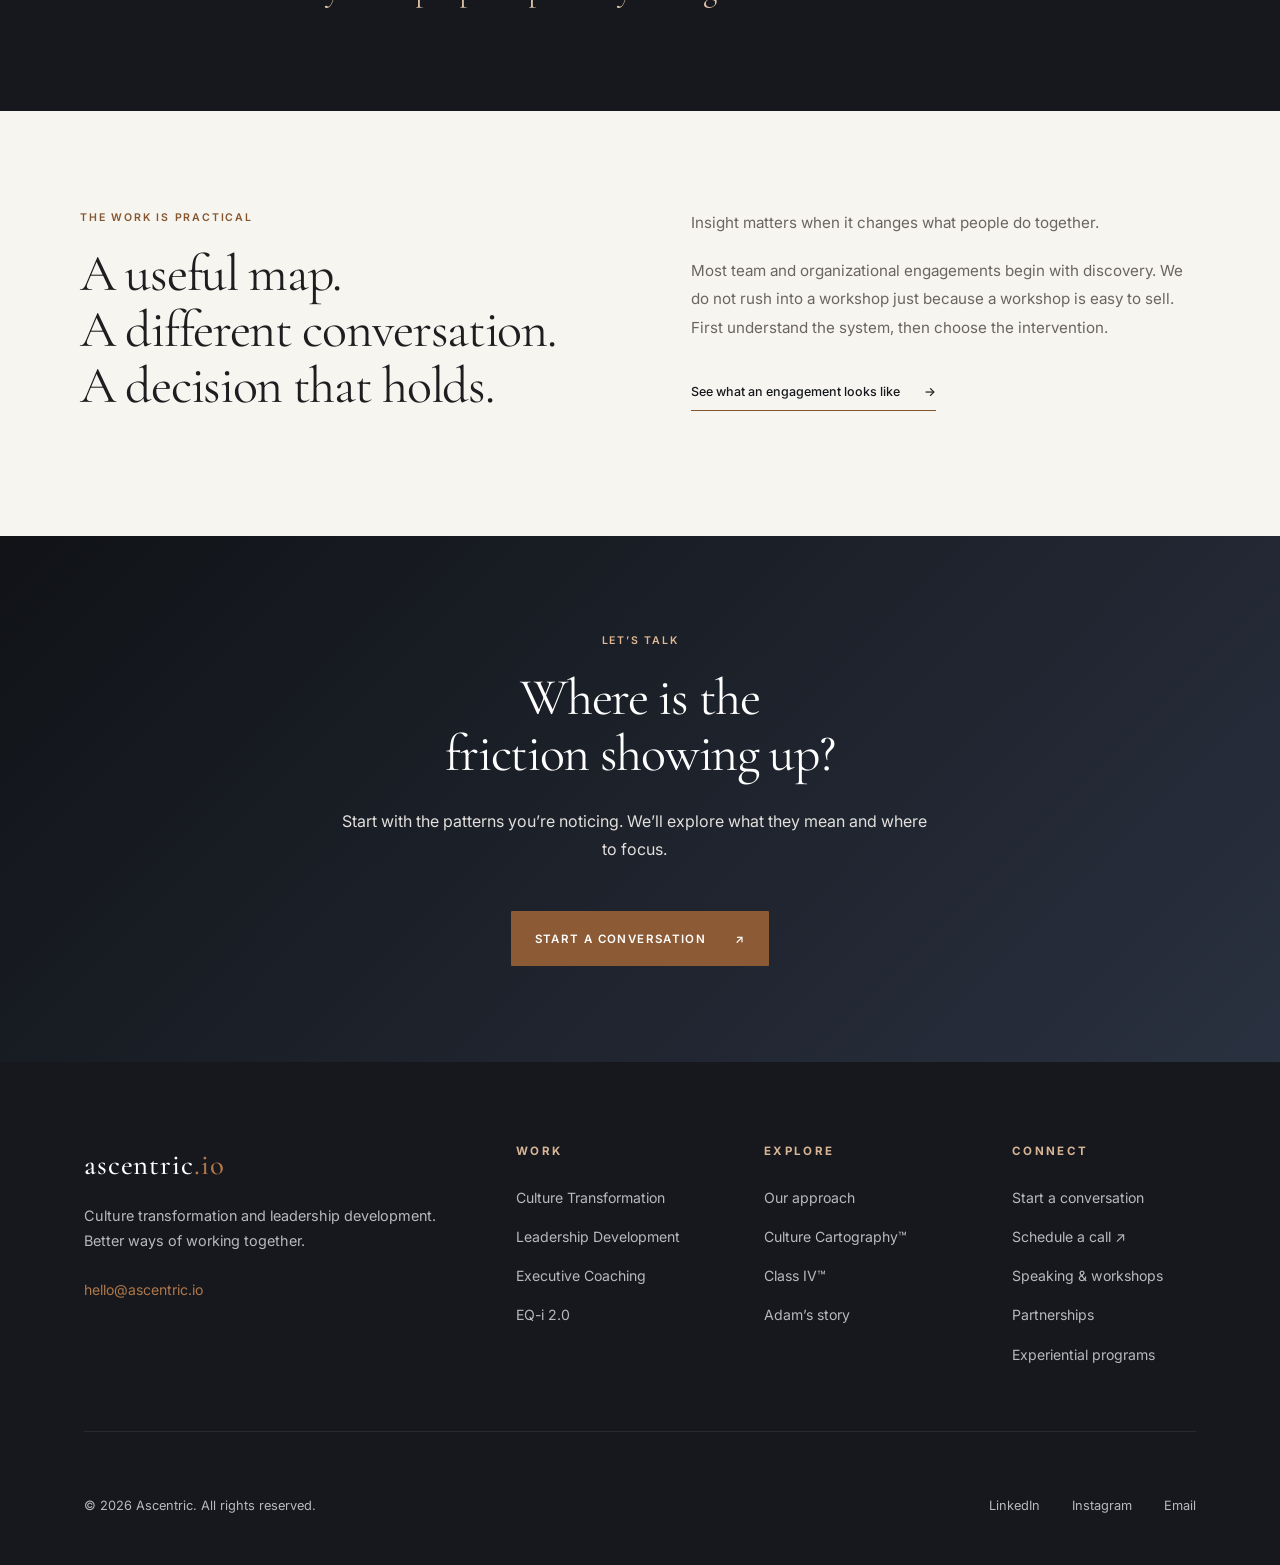
<file: approach.html>
<!DOCTYPE html>
<html lang="en">
<head>
<meta charset="UTF-8">
<meta name="viewport" content="width=device-width, initial-scale=1">
<meta name="description" content="Map the pattern, choose what has to change, and put new ways of working into practice. Explore Ascentric’s Culture Cartography and Class IV approaches.">
<title>Our Approach to Strategy, Culture &amp; Leadership | Ascentric</title>
<link rel="canonical" href="https://ascentric.io/approach">
<link rel="icon" href="favicon.ico" sizes="any">
<link rel="icon" type="image/png" sizes="32x32" href="assets/icons/favicon-32.png">
<link rel="icon" type="image/png" sizes="16x16" href="assets/icons/favicon-16.png">
<link rel="apple-touch-icon" sizes="180x180" href="assets/icons/apple-touch-icon.png">
<meta name="theme-color" content="#16181D">
<meta property="og:type" content="website">
<meta property="og:site_name" content="Ascentric">
<meta property="og:locale" content="en_US">
<meta property="og:url" content="https://ascentric.io/approach">
<meta property="og:title" content="Our Approach to Strategy, Culture &amp; Leadership | Ascentric">
<meta property="og:description" content="Map the pattern, choose what has to change, and put new ways of working into practice. Explore Ascentric’s Culture Cartography and Class IV approaches.">
<meta property="og:image" content="https://ascentric.io/assets/social/ascentric-share.png">
<meta property="og:image:type" content="image/png">
<meta property="og:image:width" content="1200">
<meta property="og:image:height" content="630">
<meta property="og:image:alt" content="Ascentric. When the stakes get higher, how you work together matters more. Strategy. Culture. Leadership.">
<meta name="twitter:card" content="summary_large_image">
<meta name="twitter:title" content="Our Approach to Strategy, Culture &amp; Leadership | Ascentric">
<meta name="twitter:description" content="Map the pattern, choose what has to change, and put new ways of working into practice. Explore Ascentric’s Culture Cartography and Class IV approaches.">
<meta name="twitter:image" content="https://ascentric.io/assets/social/ascentric-share.png">
<meta name="twitter:image:alt" content="Ascentric. When the stakes get higher, how you work together matters more. Strategy. Culture. Leadership.">

<link rel="preconnect" href="https://fonts.googleapis.com">
<link rel="preconnect" href="https://fonts.gstatic.com" crossorigin>
<link rel="stylesheet" href="css/styles.css">
<link rel="stylesheet" href="css/refinement.css?v=credibility-5">
</head>
<body class="refined-page ">
<a class="skip-link" href="#main">Skip to content</a>
<nav class="nav" aria-label="Main navigation">
<a href="index.html" class="nav__logo" aria-label="Ascentric home">ascentric<span class="logo-dot-io">.io</span>
</a>
<ul class="nav__links">
<li>
<a href="services.html">Work</a>
</li>
<li>
<a href="approach.html">Approach</a>
</li>
<li>
<a href="speaking.html">Speaking</a>
</li>
<li>
<a href="about.html">About</a>
</li>
<li>
<a href="contact.html">Contact</a>
</li>
<li>
<a href="contact.html" class="nav__cta">Start a conversation <span aria-hidden="true">↗</span>
</a>
</li>
</ul>
<button class="nav__toggle" aria-label="Open menu" aria-expanded="false" aria-controls="mobile-menu">
<span>
</span>
<span>
</span>
<span>
</span>
</button>
</nav>
<div class="nav__mobile" id="mobile-menu" aria-label="Mobile navigation" hidden inert>
<a href="services.html">Work</a>
<a href="approach.html">Approach</a>
<a href="speaking.html">Speaking</a>
<a href="about.html">About</a>
<a href="contact.html">Contact</a>
<a href="contact.html" class="nav__mobile-cta">Start a conversation</a>
</div>
<main id="main" tabindex="-1">
<header class="editorial-hero">
<div class="section-shell">
<p class="eyebrow">Our approach</p>
<h1>Map the system.<br>Read the conditions.<br>
<em>Change how the work gets done.</em>
</h1>
<p class="lead">Understand what is actually happening before prescribing what should change.</p>
</div>
</header>
<section class="thesis-section">
<div class="section-shell">
<div class="editorial-split">
<div>
<p class="eyebrow">The gap that creates friction</p>
<h2>The organization changes.<br>The habits hang on.</h2>
<p>A new strategy. Rapid growth. AI or new technology. A merger. New leadership. More pressure.</p>
<p>How people work together often changes more slowly. Roles get fuzzy. Decisions drag. Trust thins out. People stop saying what they really think. Old habits survive long after they stop working.</p>
<p class="lead">That gap creates friction.<br>Ascentric works in that gap.</p>
</div>
<div>
<p class="thesis-aside">The larger the gap between the complexity of the conditions and the capability of the human system, the more friction the organization experiences.</p>
</div>
</div>
<figure class="gap-figure" aria-labelledby="approach-gap-caption">
<div class="gap-track-label">Changing conditions <span>Change gathers pace ↗</span>
</div>
<ol class="conditions-events">
<li>Growth</li>
<li>New technology</li>
<li>New strategy</li>
<li>Leadership transition</li>
<li>Greater interdependence &amp; consequence</li>
</ol>
<div class="gap-plot">
<svg class="gap-lines" viewBox="0 0 800 160" preserveAspectRatio="none" aria-hidden="true">
<path class="gap-area" d="M0 145 C240 130 420 55 800 10 L800 82 C520 115 240 142 0 145Z">
</path>
<path class="gap-top-line" d="M0 145 C240 130 420 55 800 10">
</path>
<path class="gap-bottom-line" d="M0 145 C240 142 520 115 800 82">
</path>
</svg>
<div class="gap-space">
<span>Friction</span>
</div>
</div>
<div class="gap-track-label">How people work together <span>Practices evolve more slowly ↗</span>
</div>
<ul class="human-elements">
<li>Roles</li>
<li>Trust</li>
<li>Decisions</li>
<li>Communication</li>
<li>Norms</li>
<li>Leadership practices</li>
</ul>
<figcaption id="approach-gap-caption">When conditions change faster than how people work together, the gap creates friction.</figcaption>
</figure>
<div class="gap-legend">
<p>
<strong>Culture Cartography™</strong> helps us understand the system inside the gap.</p>
<p>
<strong>Class IV™</strong> helps us understand the conditions around it.</p>
<p>
<strong>Map → Align → Practice</strong> helps close the gap.</p>
</div>
</div>
</section>
<section class="frameworks-section">
<div class="section-shell">
<div class="section-heading">
<p class="eyebrow">Two connected lenses</p>
<h2>The system inside.<br>The conditions around it.</h2>
</div>
<div class="framework-columns">
<article>
<span class="micro-label">01 / Understand the organization</span>
<h3>Culture Cartography™</h3>
<p>A customized organizational diagnostic. It combines the right ways of seeing the organization for the question at hand, rather than relying on one survey or one assessment.</p>
<p>Depending on scope, discovery may include sponsor scoping, stakeholder interviews, observation, organizational materials and data, surveys, team diagnostics, and selected validated assessments such as EQ-i 2.0.</p>
<a class="text-link" href="culture-cartography.html">Explore Culture Cartography <span aria-hidden="true">→</span>
</a>
</article>
<article>
<span class="micro-label">02 / Read the conditions</span>
<h3>Class IV™</h3>
<p>A lens for leading when the stakes rise. Borrowing from river classifications, Class I–V describes conditions from familiar and relatively stable to highly uncertain, interdependent, and consequential.</p>
<p>It isn’t a maturity score. Class IV isn’t better than Class II. The conditions can become more difficult without the organization becoming more capable.</p>
<a class="text-link" href="class-iv.html">Explore Class IV <span aria-hidden="true">→</span>
</a>
</article>
</div>
</div>
</section>
<section class="approach-section" id="practice">
<div class="section-shell">
<p class="eyebrow">From understanding to action</p>
<h2>Map → Align → Practice</h2>
<ol class="practice-steps">
<li>
<span class="step-number">01</span>
<h3>Map</h3>
<p class="step-intent">Find the pattern beneath the problem.</p>
<p>Discovery helps distinguish the visible symptom from the dynamics underneath it. Interviews, observation, data, organizational materials, and selected assessments give us several ways to see the pattern. We listen to what people say, what repeatedly happens, and what people avoid saying.</p>
</li>
<li>
<span class="step-number">02</span>
<h3>Align</h3>
<p class="step-intent">Choose what has to change.</p>
<p>Get specific about what must change and what needs to stop. Clarify roles and decision ownership. Reset expectations. Agree what leadership will model, which behaviors the organization will reinforce, and what it is no longer willing to tolerate.</p>
</li>
<li>
<span class="step-number">03</span>
<h3>Practice</h3>
<p class="step-intent">Make the new way of working real.</p>
<p>Translate choices into meetings, decision rights, conversations, feedback, accountability, and rituals. Coaching, hiring, onboarding, leadership behavior, and operating rhythms help the new way of working take hold.</p>
</li>
</ol>
<p class="practice-principle">Culture is created by what people repeatedly do together.</p>
</div>
</section>
<section class="context-section">
<div class="section-shell">
<div class="editorial-split">
<div>
<p class="eyebrow">The work is practical</p>
<h2>A useful map.<br>A different conversation.<br>A decision that holds.</h2>
</div>
<div>
<p class="lead">Insight matters when it changes what people do together.</p>
<p>Most team and organizational engagements begin with discovery. We do not rush into a workshop just because a workshop is easy to sell. First understand the system, then choose the intervention.</p>
<a class="text-link" href="services.html#engagements">See what an engagement looks like <span aria-hidden="true">→</span>
</a>
</div>
</div>
</div>
</section>
<section class="cta-section closing-section">
<div class="cta-section__bg" aria-hidden="true">
</div>
<div class="cta-section__overlay" aria-hidden="true">
</div>
<div class="cta-section__inner">
<p class="eyebrow">Let’s talk</p>
<h2 class="display-lg">Where is the friction showing up?</h2>
<p>Start with the patterns you’re noticing. We’ll explore what they mean and where to focus.</p>
<div class="cta-section__actions">
<a href="contact.html" class="btn btn--primary btn--lg">Start a conversation <span aria-hidden="true">↗</span>
</a>
</div>
</div>
</section>
</main>
<footer class="footer">
<div class="footer__inner">
<div class="footer__top">
<div>
<a href="index.html" class="footer__brand-name" aria-label="Ascentric home">ascentric<span class="logo-dot-io">.io</span>
</a>
<p class="footer__brand-desc">Culture transformation and leadership development.<br> Better ways of working together.</p>
<a href="mailto:hello@ascentric.io" class="footer__email">hello@ascentric.io</a>
</div>
<div class="footer__col">
<p class="footer__col-title">Work</p>
<ul>
<li>
<a href="services.html#culture">Culture Transformation</a>
</li>
<li>
<a href="services.html#leadership-development">Leadership Development</a>
</li>
<li>
<a href="services.html#coaching">Executive Coaching</a>
</li>
<li>
<a href="services.html#eq-i">EQ-i 2.0</a>
</li>
</ul>
</div>
<div class="footer__col">
<p class="footer__col-title">Explore</p>
<ul>
<li>
<a href="approach.html">Our approach</a>
</li>
<li>
<a href="culture-cartography.html">Culture Cartography™</a>
</li>
<li>
<a href="class-iv.html">Class IV™</a>
</li>
<li>
<a href="about.html">Adam’s story</a>
</li>
</ul>
</div>
<div class="footer__col">
<p class="footer__col-title">Connect</p>
<ul>
<li>
<a href="contact.html">Start a conversation</a>
</li>
<li>
<a href="https://tidycal.com/ascentric" target="_blank" rel="noopener">Schedule a call ↗</a>
</li>
<li>
<a href="speaking.html">Speaking &amp; workshops</a>
</li>
<li>
<a href="contact.html#partnerships">Partnerships</a>
</li>
<li>
<a href="offsites.html">Experiential programs</a>
</li>
</ul>
</div>
</div>
<div class="footer__bottom">
<p class="footer__copy">&copy; 2026 Ascentric. All rights reserved.</p>
<div class="footer__social">
<a href="https://linkedin.com/in/adamaronovitz" target="_blank" rel="noopener">LinkedIn</a>
<a href="https://instagram.com/ascentric.io" target="_blank" rel="noopener">Instagram</a>
<a href="mailto:hello@ascentric.io">Email</a>
</div>
</div>
</div>
</footer>
<script src="js/main.js?v=credibility-5">
</script>
</body>
</html>
</file>
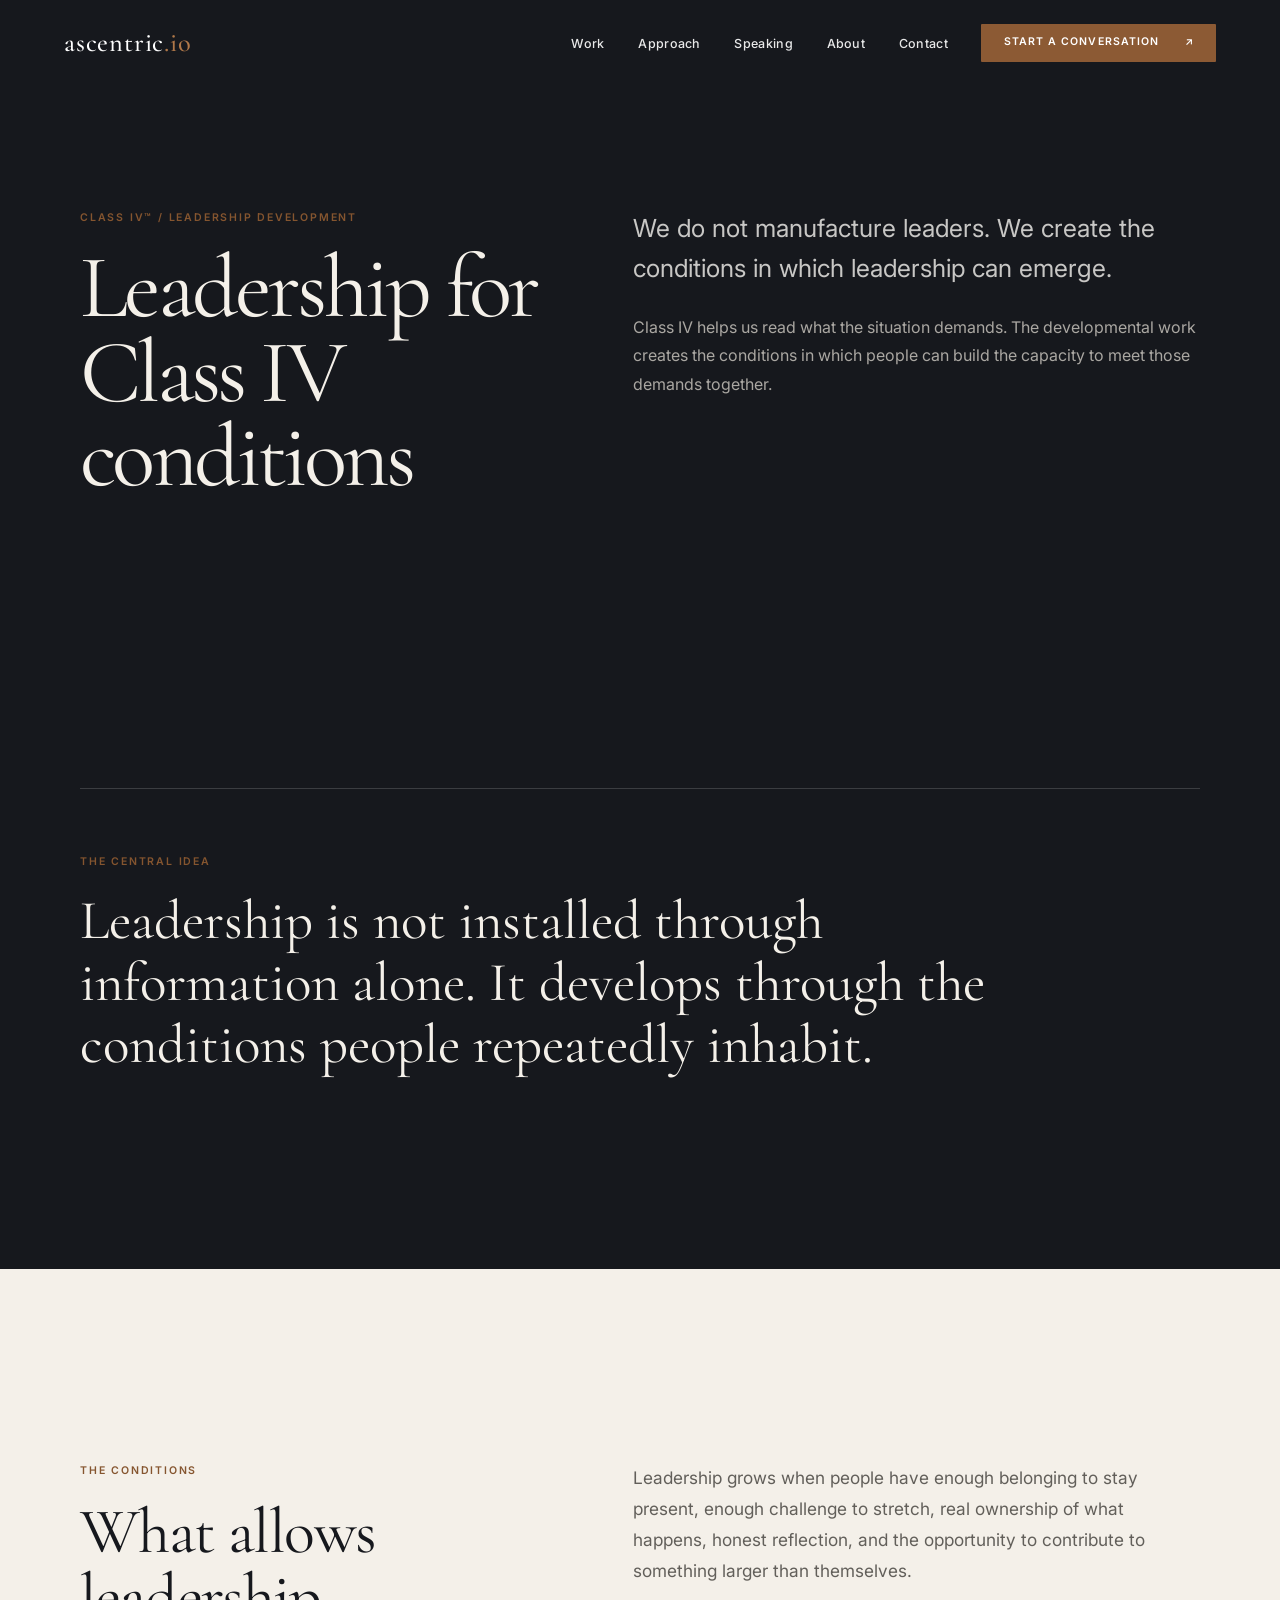
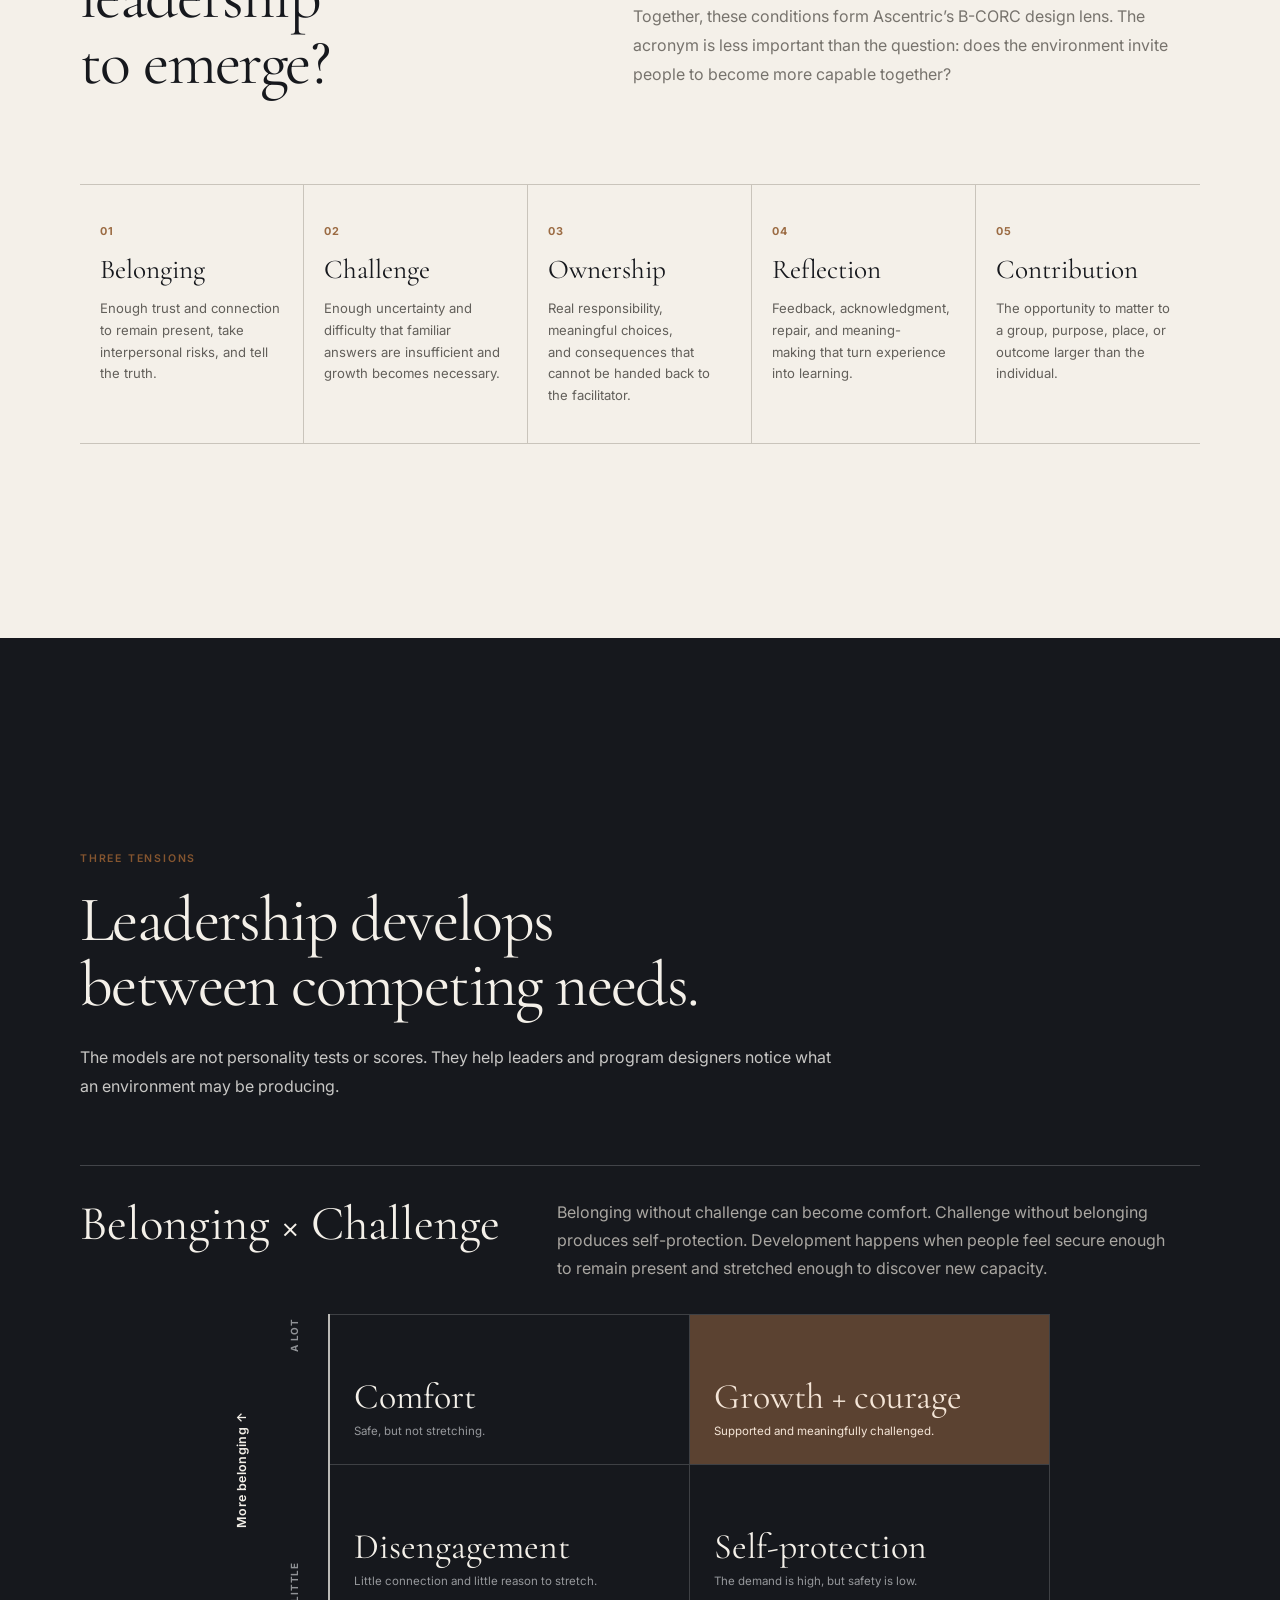
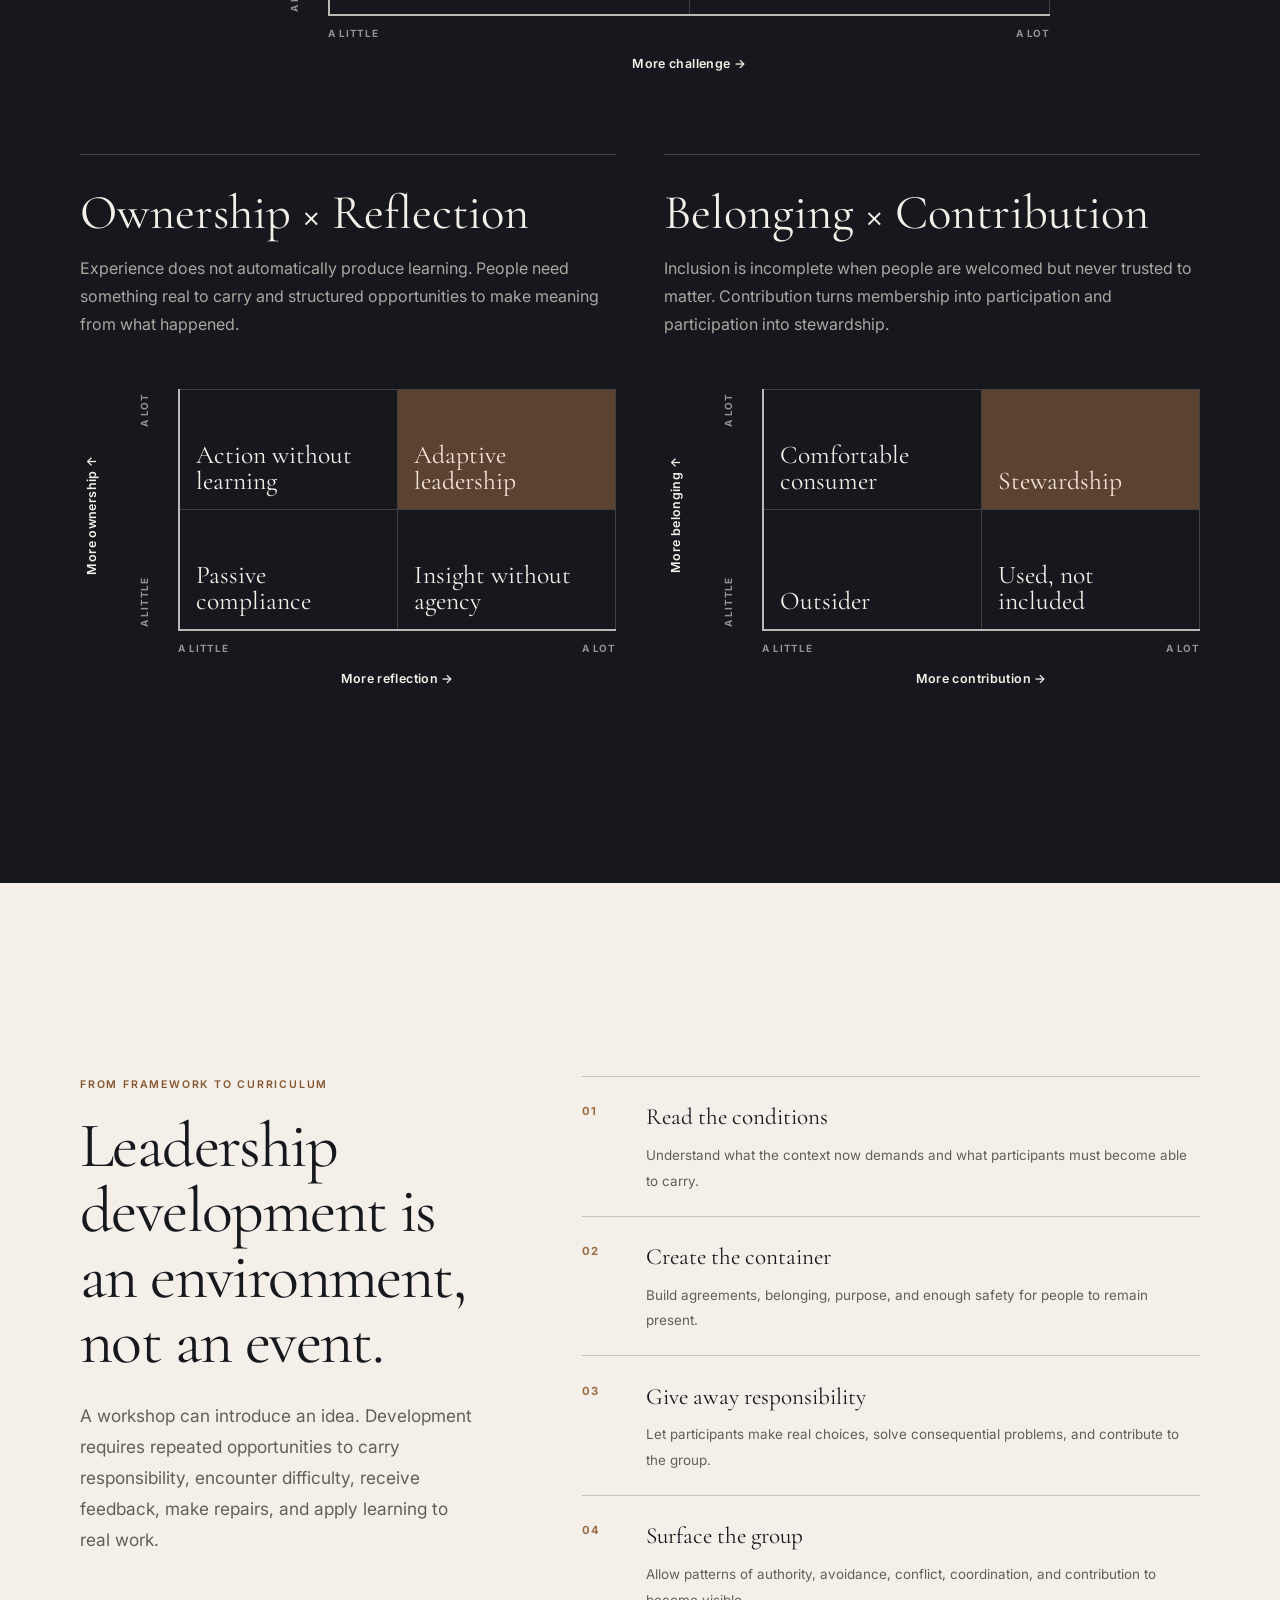
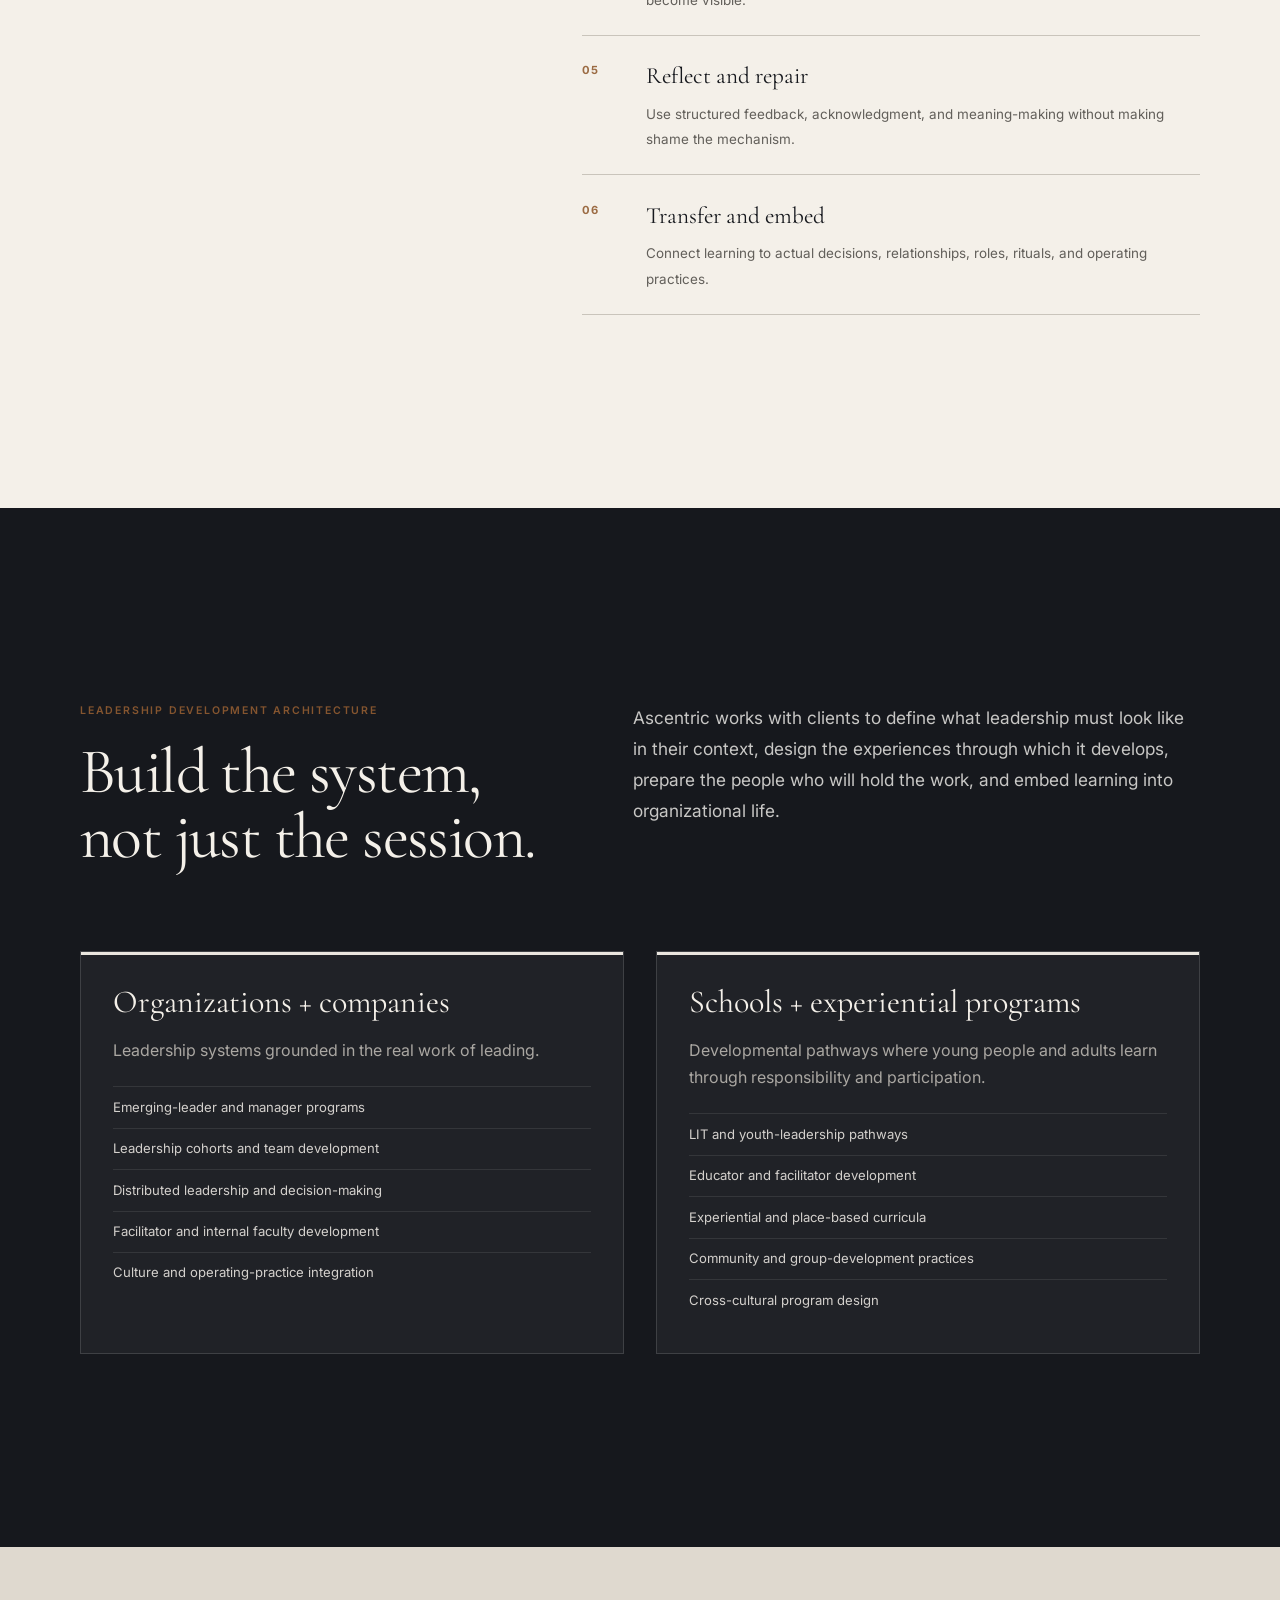
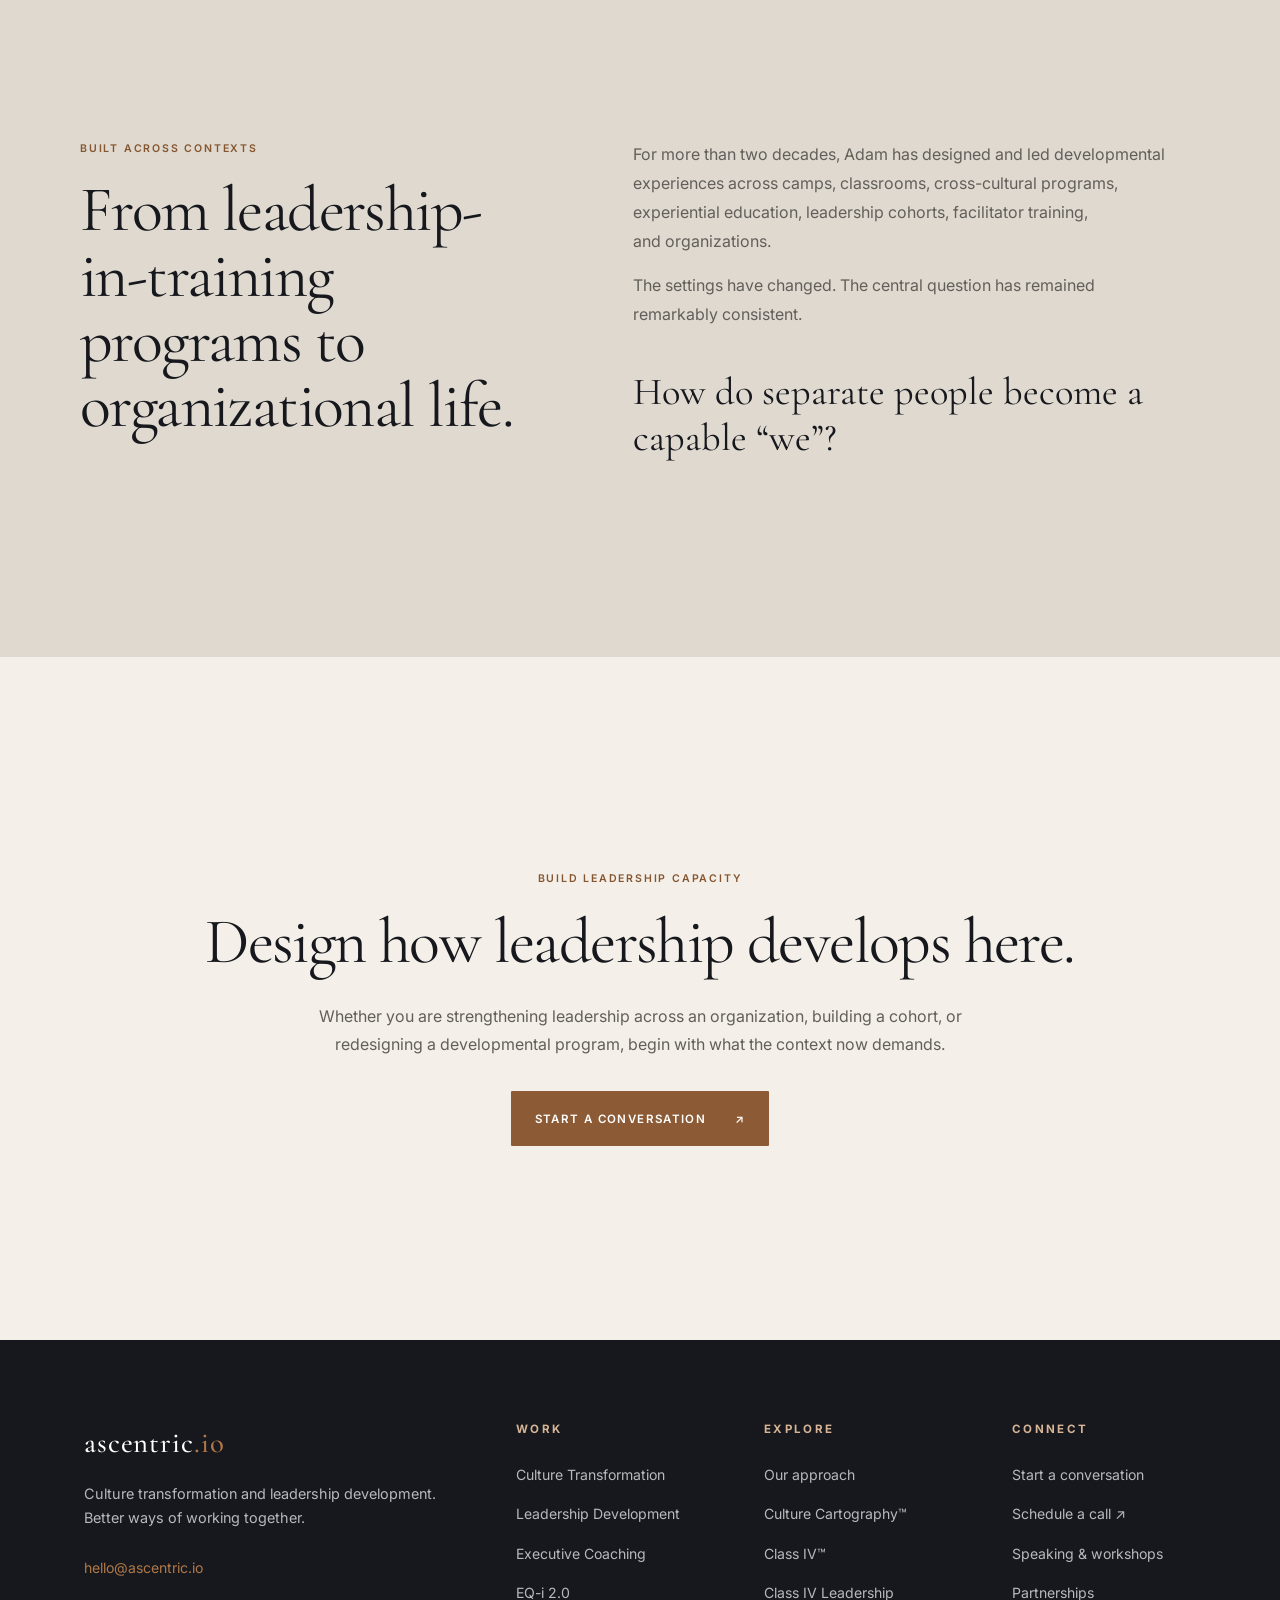
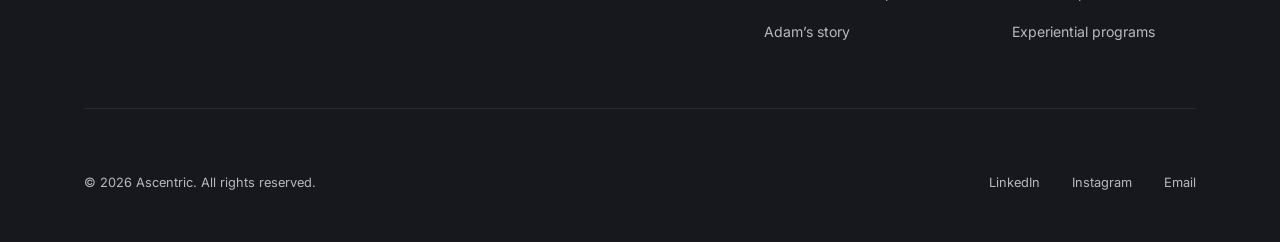
<file: class-iv-leadership.html>
<!DOCTYPE html>
<html lang="en">
<head>
<meta charset="UTF-8">
<meta name="viewport" content="width=device-width, initial-scale=1">
<meta name="description" content="Class IV leadership development helps organizations design the conditions, curriculum, and systems through which leadership develops at every level.">
<title>Class IV™ Leadership Development | Ascentric</title>
<link rel="canonical" href="https://ascentric.io/class-iv-leadership">
<meta property="og:type" content="website">
<meta property="og:site_name" content="Ascentric">
<meta property="og:url" content="https://ascentric.io/class-iv-leadership">
<meta property="og:title" content="Class IV™ Leadership Development | Ascentric">
<meta property="og:description" content="Design the conditions, curriculum, and systems through which leadership develops at every level.">
<meta property="og:image" content="https://ascentric.io/assets/social/ascentric-share.png">
<meta name="twitter:card" content="summary_large_image">
<meta name="twitter:title" content="Class IV™ Leadership Development | Ascentric">
<meta name="twitter:description" content="Design the conditions, curriculum, and systems through which leadership develops at every level.">
<meta name="twitter:image" content="https://ascentric.io/assets/social/ascentric-share.png">
<link rel="icon" href="favicon.ico" sizes="any">
<link rel="stylesheet" href="css/styles.css">
<link rel="stylesheet" href="css/refinement.css?v=credibility-5">
<style>
  .el-page { background:#f4f0e9; color:#16181d; }
  .el-dark { background:#16181d; color:#f4f0e9; }
  .el-hero { padding:7rem 0 6rem; }
  .el-hero__grid, .el-split { display:grid; grid-template-columns:.9fr 1.1fr; gap:8%; align-items:start; }
  .el-hero h1 { font-family:var(--font-display); font-size:clamp(3.4rem,7vw,7rem); font-weight:400; line-height:.94; letter-spacing:-.04em; }
  .el-hero .lead { color:#d4d1cd; font-size:clamp(1.15rem,2vw,1.55rem); line-height:1.6; margin-bottom:1.5rem; }
  .el-hero p:not(.eyebrow):not(.lead) { color:#aaa7a2; line-height:1.8; }
  .el-section { padding:6rem 0; }
  .el-section h2 { font-family:var(--font-display); font-size:clamp(2.5rem,5vw,4.5rem); font-weight:400; line-height:1.02; letter-spacing:-.025em; }
  .el-section .lead { font-size:1.08rem; line-height:1.8; color:#625f5a; }
  .el-dark .lead { color:#c8c7c5; }
  .el-thesis { border-top:1px solid #3b3d41; padding-top:4rem; }
  .el-thesis blockquote { font-family:var(--font-display); font-size:clamp(2.1rem,4.3vw,4rem); line-height:1.12; margin:0; max-width:1000px; }
  .conditions { display:grid; grid-template-columns:repeat(5,1fr); margin-top:4rem; border-top:1px solid #c9c4bb; border-bottom:1px solid #c9c4bb; }
  .condition { padding:2rem 1.25rem 2.3rem; border-right:1px solid #c9c4bb; }
  .condition:last-child { border-right:0; }
  .condition span { color:#9b6b43; font-size:.68rem; font-weight:700; letter-spacing:.12em; }
  .condition h3 { font-family:var(--font-display); font-size:1.7rem; font-weight:400; margin:.7rem 0 .8rem; }
  .condition p { color:#625f5a; font-size:.82rem; line-height:1.65; }
  .models-intro { max-width:760px; margin-bottom:4rem; }
  .models-intro p { color:#c8c7c5; line-height:1.8; margin-top:1.2rem; }
  .model { border-top:1px solid #424449; padding-top:2rem; }
  .model + .model { margin-top:4rem; }
  .model__header { display:grid; grid-template-columns:.8fr 1.2fr; gap:3rem; margin-bottom:2rem; }
  .model__header h3 { font-family:var(--font-display); font-size:clamp(2rem,3.8vw,3.4rem); font-weight:400; line-height:1.05; }
  .model__header p { color:#aaa7a2; line-height:1.75; max-width:620px; }
  .matrix-wrap { position:relative; max-width:820px; margin:0 auto; padding-left:2.75rem; }
  .matrix-y-title, .matrix-x-title { color:#f4f0e9; font-size:.78rem; font-weight:600; letter-spacing:.03em; }
  .matrix-y-title { position:absolute; top:calc(50% - 1.5rem); left:.15rem; margin:0; writing-mode:vertical-rl; transform:translateY(-50%) rotate(180deg); white-space:nowrap; }
  .matrix-x-title { margin:.8rem 0 0 3.4rem; text-align:center; }
  .matrix-body { display:grid; grid-template-columns:2.6rem 1fr; gap:.8rem; }
  .matrix-y-scale { display:flex; flex-direction:column; justify-content:space-between; align-items:center; color:#8f9195; font-size:.62rem; font-weight:700; letter-spacing:.08em; padding:.25rem 0; }
  .matrix-y-scale span { writing-mode:vertical-rl; transform:rotate(180deg); }
  .matrix-grid { display:grid; grid-template-columns:1fr 1fr; border-left:2px solid #bab9b6; border-bottom:2px solid #bab9b6; }
  .matrix-cell { min-height:150px; padding:1.5rem; display:flex; flex-direction:column; justify-content:flex-end; border-top:1px solid #3e4044; border-right:1px solid #3e4044; }
  .matrix-cell strong { font-family:var(--font-display); font-size:clamp(1.55rem,2.8vw,2.5rem); font-weight:400; line-height:1; color:#f4f0e9; }
  .matrix-cell span { margin-top:.55rem; color:#96989c; font-size:.72rem; line-height:1.45; }
  .matrix-cell--focus { background:#5b4231; }
  .matrix-cell--focus strong, .matrix-cell--focus span { color:#f4e5d7; }
  .matrix-x-scale { display:flex; justify-content:space-between; margin:.6rem 0 0 3.4rem; color:#8f9195; font-size:.62rem; font-weight:700; letter-spacing:.08em; }
  .supporting-models { display:grid; grid-template-columns:1fr 1fr; gap:3rem; margin-top:5rem; }
  .model--small { margin-top:0!important; }
  .model--small .model__header { display:block; min-height:170px; }
  .model--small .model__header p { margin-top:1rem; }
  .model--small .matrix-cell { min-height:120px; padding:1rem; }
  .model--small .matrix-cell strong { font-size:clamp(1.2rem,2vw,1.75rem); }
  .model--small .matrix-cell span { font-size:.67rem; }
  .curriculum { display:grid; grid-template-columns:.8fr 1.2fr; gap:8%; }
  .curriculum-steps { list-style:none; counter-reset:step; border-top:1px solid #c9c4bb; }
  .curriculum-steps li { counter-increment:step; display:grid; grid-template-columns:3rem 1fr; gap:1rem; padding:1.4rem 0; border-bottom:1px solid #c9c4bb; }
  .curriculum-steps li::before { content:"0" counter(step); color:#9b6b43; font-size:.7rem; font-weight:700; letter-spacing:.1em; padding-top:.25rem; }
  .curriculum-steps strong { display:block; font-family:var(--font-display); font-size:1.45rem; font-weight:400; margin-bottom:.35rem; }
  .curriculum-steps span { color:#625f5a; font-size:.84rem; line-height:1.6; }
  .offer-grid { display:grid; grid-template-columns:1fr 1fr; gap:2rem; margin-top:3.5rem; }
  .offer-card { background:#202227; color:#f4f0e9; border:1px solid #3e4044; padding:2rem; }
  .offer-card h3 { font-family:var(--font-display); font-size:2rem; font-weight:400; margin-bottom:1rem; }
  .offer-card p { color:#aaa7a2; line-height:1.7; }
  .offer-card ul { list-style:none; margin-top:1.4rem; }
  .offer-card li { color:#d4d1cd; font-size:.82rem; line-height:1.5; padding:.65rem 0; border-top:1px solid #34363a; }
  .lineage { background:#dfd9cf; }
  .lineage p { color:#625f5a; line-height:1.8; }
  .lineage .proof-line { margin-top:2.5rem; font-family:var(--font-display); font-size:clamp(1.7rem,3vw,2.7rem); line-height:1.2; color:#16181d; }
  .page-close { padding:6rem 0; text-align:center; }
  .page-close h2 { font-family:var(--font-display); font-size:clamp(2.4rem,5vw,4.5rem); font-weight:400; }
  .page-close p { max-width:700px; margin:1.2rem auto 2rem; color:#625f5a; line-height:1.8; }
  @media (max-width:900px) {
    .conditions { grid-template-columns:1fr 1fr; }
    .condition { border-bottom:1px solid #c9c4bb; }
    .supporting-models { grid-template-columns:1fr; }
    .model--small .model__header { min-height:0; }
  }
  @media (max-width:760px) {
    .el-hero { padding:5rem 0 4rem; }
    .el-hero__grid, .el-split, .model__header, .curriculum { grid-template-columns:1fr; gap:1.5rem; }
    .el-section { padding:4rem 0; }
    .conditions { grid-template-columns:1fr; }
    .condition { border-right:0; }
    .matrix-wrap { padding-left:2rem; }
    .matrix-y-title { left:0; font-size:.65rem; }
    .matrix-body { grid-template-columns:1.8rem 1fr; gap:.55rem; }
    .matrix-cell { min-height:115px; padding:1rem .75rem; }
    .matrix-cell strong { font-size:1.25rem; }
    .matrix-x-scale, .matrix-x-title { margin-left:2.35rem; }
    .supporting-models, .offer-grid { grid-template-columns:1fr; }
  }
</style>
</head>
<body class="refined-page el-page">
<a class="skip-link" href="#main">Skip to content</a>
<nav class="nav" aria-label="Main navigation">
<a href="index.html" class="nav__logo" aria-label="Ascentric home">ascentric<span class="logo-dot-io">.io</span></a>
<ul class="nav__links">
<li><a href="services.html">Work</a></li><li><a href="approach.html">Approach</a></li><li><a href="speaking.html">Speaking</a></li><li><a href="about.html">About</a></li><li><a href="contact.html">Contact</a></li><li><a href="contact.html" class="nav__cta">Start a conversation <span aria-hidden="true">↗</span></a></li>
</ul>
<button class="nav__toggle" aria-label="Open menu" aria-expanded="false" aria-controls="mobile-menu"><span></span><span></span><span></span></button>
</nav>
<div class="nav__mobile" id="mobile-menu" aria-label="Mobile navigation" hidden inert><a href="services.html">Work</a><a href="approach.html">Approach</a><a href="speaking.html">Speaking</a><a href="about.html">About</a><a href="contact.html">Contact</a><a href="contact.html" class="nav__mobile-cta">Start a conversation</a></div>
<main id="main" tabindex="-1">
<header class="el-hero el-dark">
<div class="section-shell el-hero__grid">
<div>
<p class="eyebrow">Class IV™ / Leadership development</p>
<h1>Leadership for Class IV conditions</h1>
</div>
<div>
<p class="lead">We do not manufacture leaders. We create the conditions in which leadership can emerge.</p>
<p>Class IV helps us read what the situation demands. The developmental work creates the conditions in which people can build the capacity to meet those demands together.</p>
</div>
</div>
</header>

<section class="el-section el-dark">
<div class="section-shell el-thesis">
<p class="eyebrow">The central idea</p>
<blockquote>Leadership is not installed through information alone. It develops through the conditions people repeatedly inhabit.</blockquote>
</div>
</section>

<section class="el-section">
<div class="section-shell">
<div class="el-split">
<div>
<p class="eyebrow">The conditions</p>
<h2>What allows leadership to emerge?</h2>
</div>
<div>
<p class="lead">Leadership grows when people have enough belonging to stay present, enough challenge to stretch, real ownership of what happens, honest reflection, and the opportunity to contribute to something larger than themselves.</p>
<p style="color:#77736d; line-height:1.8; margin-top:1rem;">Together, these conditions form Ascentric’s B-CORC design lens. The acronym is less important than the question: does the environment invite people to become more capable together?</p>
</div>
</div>
<div class="conditions">
<article class="condition"><span>01</span><h3>Belonging</h3><p>Enough trust and connection to remain present, take interpersonal risks, and tell the truth.</p></article>
<article class="condition"><span>02</span><h3>Challenge</h3><p>Enough uncertainty and difficulty that familiar answers are insufficient and growth becomes necessary.</p></article>
<article class="condition"><span>03</span><h3>Ownership</h3><p>Real responsibility, meaningful choices, and consequences that cannot be handed back to the facilitator.</p></article>
<article class="condition"><span>04</span><h3>Reflection</h3><p>Feedback, acknowledgment, repair, and meaning-making that turn experience into learning.</p></article>
<article class="condition"><span>05</span><h3>Contribution</h3><p>The opportunity to matter to a group, purpose, place, or outcome larger than the individual.</p></article>
</div>
</div>
</section>

<section class="el-section el-dark">
<div class="section-shell">
<div class="models-intro">
<p class="eyebrow">Three tensions</p>
<h2>Leadership develops between competing needs.</h2>
<p>The models are not personality tests or scores. They help leaders and program designers notice what an environment may be producing.</p>
</div>

<article class="model">
<div class="model__header">
<h3>Belonging × Challenge</h3>
<p>Belonging without challenge can become comfort. Challenge without belonging produces self-protection. Development happens when people feel secure enough to remain present and stretched enough to discover new capacity.</p>
</div>
<div class="matrix-wrap" role="img" aria-label="A two by two graph comparing belonging with challenge. High belonging and high challenge create growth and courage.">
<p class="matrix-y-title">More belonging ↑</p>
<div class="matrix-body"><div class="matrix-y-scale" aria-hidden="true"><span>A LOT</span><span>A LITTLE</span></div><div class="matrix-grid">
<div class="matrix-cell"><strong>Comfort</strong><span>Safe, but not stretching.</span></div>
<div class="matrix-cell matrix-cell--focus"><strong>Growth + courage</strong><span>Supported and meaningfully challenged.</span></div>
<div class="matrix-cell"><strong>Disengagement</strong><span>Little connection and little reason to stretch.</span></div>
<div class="matrix-cell"><strong>Self-protection</strong><span>The demand is high, but safety is low.</span></div>
</div></div>
<div class="matrix-x-scale" aria-hidden="true"><span>A LITTLE</span><span>A LOT</span></div>
<p class="matrix-x-title">More challenge →</p>
</div>
</article>

<div class="supporting-models">
<article class="model model--small">
<div class="model__header"><h3>Ownership × Reflection</h3><p>Experience does not automatically produce learning. People need something real to carry and structured opportunities to make meaning from what happened.</p></div>
<div class="matrix-wrap" role="img" aria-label="A two by two graph comparing ownership with reflection. High ownership and high reflection create adaptive leadership.">
<p class="matrix-y-title">More ownership ↑</p>
<div class="matrix-body"><div class="matrix-y-scale" aria-hidden="true"><span>A LOT</span><span>A LITTLE</span></div><div class="matrix-grid">
<div class="matrix-cell"><strong>Action without learning</strong></div>
<div class="matrix-cell matrix-cell--focus"><strong>Adaptive leadership</strong></div>
<div class="matrix-cell"><strong>Passive compliance</strong></div>
<div class="matrix-cell"><strong>Insight without agency</strong></div>
</div></div>
<div class="matrix-x-scale" aria-hidden="true"><span>A LITTLE</span><span>A LOT</span></div>
<p class="matrix-x-title">More reflection →</p>
</div>
</article>

<article class="model model--small">
<div class="model__header"><h3>Belonging × Contribution</h3><p>Inclusion is incomplete when people are welcomed but never trusted to matter. Contribution turns membership into participation and participation into stewardship.</p></div>
<div class="matrix-wrap" role="img" aria-label="A two by two graph comparing belonging with contribution. High belonging and high contribution create stewardship.">
<p class="matrix-y-title">More belonging ↑</p>
<div class="matrix-body"><div class="matrix-y-scale" aria-hidden="true"><span>A LOT</span><span>A LITTLE</span></div><div class="matrix-grid">
<div class="matrix-cell"><strong>Comfortable consumer</strong></div>
<div class="matrix-cell matrix-cell--focus"><strong>Stewardship</strong></div>
<div class="matrix-cell"><strong>Outsider</strong></div>
<div class="matrix-cell"><strong>Used, not included</strong></div>
</div></div>
<div class="matrix-x-scale" aria-hidden="true"><span>A LITTLE</span><span>A LOT</span></div>
<p class="matrix-x-title">More contribution →</p>
</div>
</article>
</div>
</div>
</section>

<section class="el-section">
<div class="section-shell curriculum">
<div>
<p class="eyebrow">From framework to curriculum</p>
<h2>Leadership development is an environment, not an event.</h2>
<p class="lead" style="margin-top:1.5rem;">A workshop can introduce an idea. Development requires repeated opportunities to carry responsibility, encounter difficulty, receive feedback, make repairs, and apply learning to real work.</p>
</div>
<ol class="curriculum-steps">
<li><div><strong>Read the conditions</strong><span>Understand what the context now demands and what participants must become able to carry.</span></div></li>
<li><div><strong>Create the container</strong><span>Build agreements, belonging, purpose, and enough safety for people to remain present.</span></div></li>
<li><div><strong>Give away responsibility</strong><span>Let participants make real choices, solve consequential problems, and contribute to the group.</span></div></li>
<li><div><strong>Surface the group</strong><span>Allow patterns of authority, avoidance, conflict, coordination, and contribution to become visible.</span></div></li>
<li><div><strong>Reflect and repair</strong><span>Use structured feedback, acknowledgment, and meaning-making without making shame the mechanism.</span></div></li>
<li><div><strong>Transfer and embed</strong><span>Connect learning to actual decisions, relationships, roles, rituals, and operating practices.</span></div></li>
</ol>
</div>
</section>

<section class="el-section el-dark">
<div class="section-shell">
<div class="el-split">
<div><p class="eyebrow">Leadership development architecture</p><h2>Build the system, not just the session.</h2></div>
<div><p class="lead">Ascentric works with clients to define what leadership must look like in their context, design the experiences through which it develops, prepare the people who will hold the work, and embed learning into organizational life.</p></div>
</div>
<div class="offer-grid">
<article class="offer-card"><h3>Organizations + companies</h3><p>Leadership systems grounded in the real work of leading.</p><ul><li>Emerging-leader and manager programs</li><li>Leadership cohorts and team development</li><li>Distributed leadership and decision-making</li><li>Facilitator and internal faculty development</li><li>Culture and operating-practice integration</li></ul></article>
<article class="offer-card"><h3>Schools + experiential programs</h3><p>Developmental pathways where young people and adults learn through responsibility and participation.</p><ul><li>LIT and youth-leadership pathways</li><li>Educator and facilitator development</li><li>Experiential and place-based curricula</li><li>Community and group-development practices</li><li>Cross-cultural program design</li></ul></article>
</div>
</div>
</section>

<section class="el-section lineage">
<div class="section-shell el-split">
<div><p class="eyebrow">Built across contexts</p><h2>From leadership-in-training programs to organizational life.</h2></div>
<div><p>For more than two decades, Adam has designed and led developmental experiences across camps, classrooms, cross-cultural programs, experiential education, leadership cohorts, facilitator training, and organizations.</p><p style="margin-top:1rem;">The settings have changed. The central question has remained remarkably consistent.</p><p class="proof-line">How do separate people become a capable “we”?</p></div>
</div>
</section>

<section class="page-close">
<div class="section-shell">
<p class="eyebrow">Build leadership capacity</p>
<h2>Design how leadership develops here.</h2>
<p>Whether you are strengthening leadership across an organization, building a cohort, or redesigning a developmental program, begin with what the context now demands.</p>
<a href="contact.html?interest=leadership-development" class="btn btn--primary btn--lg">Start a conversation <span aria-hidden="true">↗</span></a>
</div>
</section>
</main>
<footer class="footer"><div class="footer__inner"><div class="footer__top"><div><a href="index.html" class="footer__brand-name" aria-label="Ascentric home">ascentric<span class="logo-dot-io">.io</span></a><p class="footer__brand-desc">Culture transformation and leadership development.<br> Better ways of working together.</p><a href="mailto:hello@ascentric.io" class="footer__email">hello@ascentric.io</a></div><div class="footer__col"><p class="footer__col-title">Work</p><ul><li><a href="services.html#culture">Culture Transformation</a></li><li><a href="services.html#leadership-development">Leadership Development</a></li><li><a href="services.html#coaching">Executive Coaching</a></li><li><a href="services.html#eq-i">EQ-i 2.0</a></li></ul></div><div class="footer__col"><p class="footer__col-title">Explore</p><ul><li><a href="approach.html">Our approach</a></li><li><a href="culture-cartography.html">Culture Cartography™</a></li><li><a href="class-iv.html">Class IV™</a></li><li><a href="class-iv-leadership.html">Class IV Leadership</a></li><li><a href="about.html">Adam’s story</a></li></ul></div><div class="footer__col"><p class="footer__col-title">Connect</p><ul><li><a href="contact.html">Start a conversation</a></li><li><a href="https://tidycal.com/ascentric" target="_blank" rel="noopener">Schedule a call ↗</a></li><li><a href="speaking.html">Speaking &amp; workshops</a></li><li><a href="contact.html#partnerships">Partnerships</a></li><li><a href="offsites.html">Experiential programs</a></li></ul></div></div><div class="footer__bottom"><p class="footer__copy">&copy; 2026 Ascentric. All rights reserved.</p><div class="footer__social"><a href="https://linkedin.com/in/adamaronovitz" target="_blank" rel="noopener">LinkedIn</a><a href="https://instagram.com/ascentric.io" target="_blank" rel="noopener">Instagram</a><a href="mailto:hello@ascentric.io">Email</a></div></div></div></footer>
<script src="js/main.js?v=credibility-5"></script>
</body>
</html>
</file>
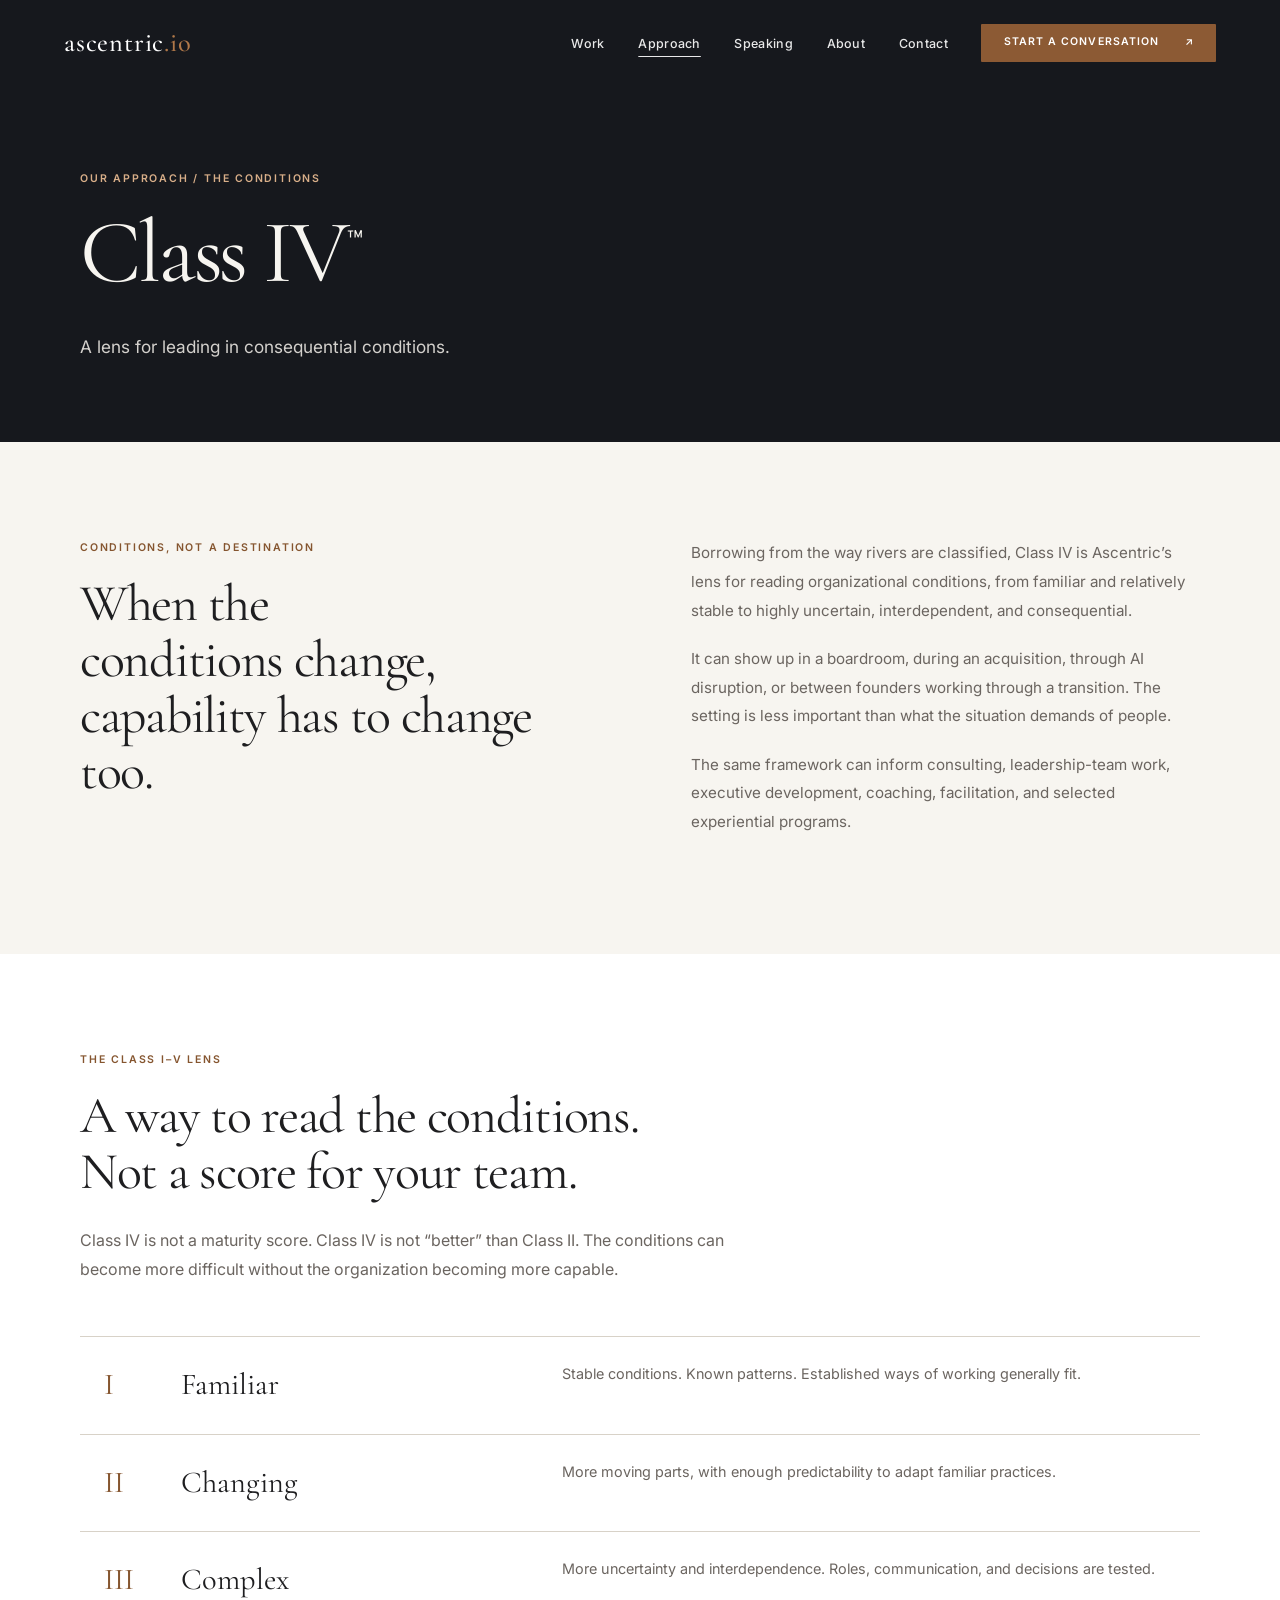
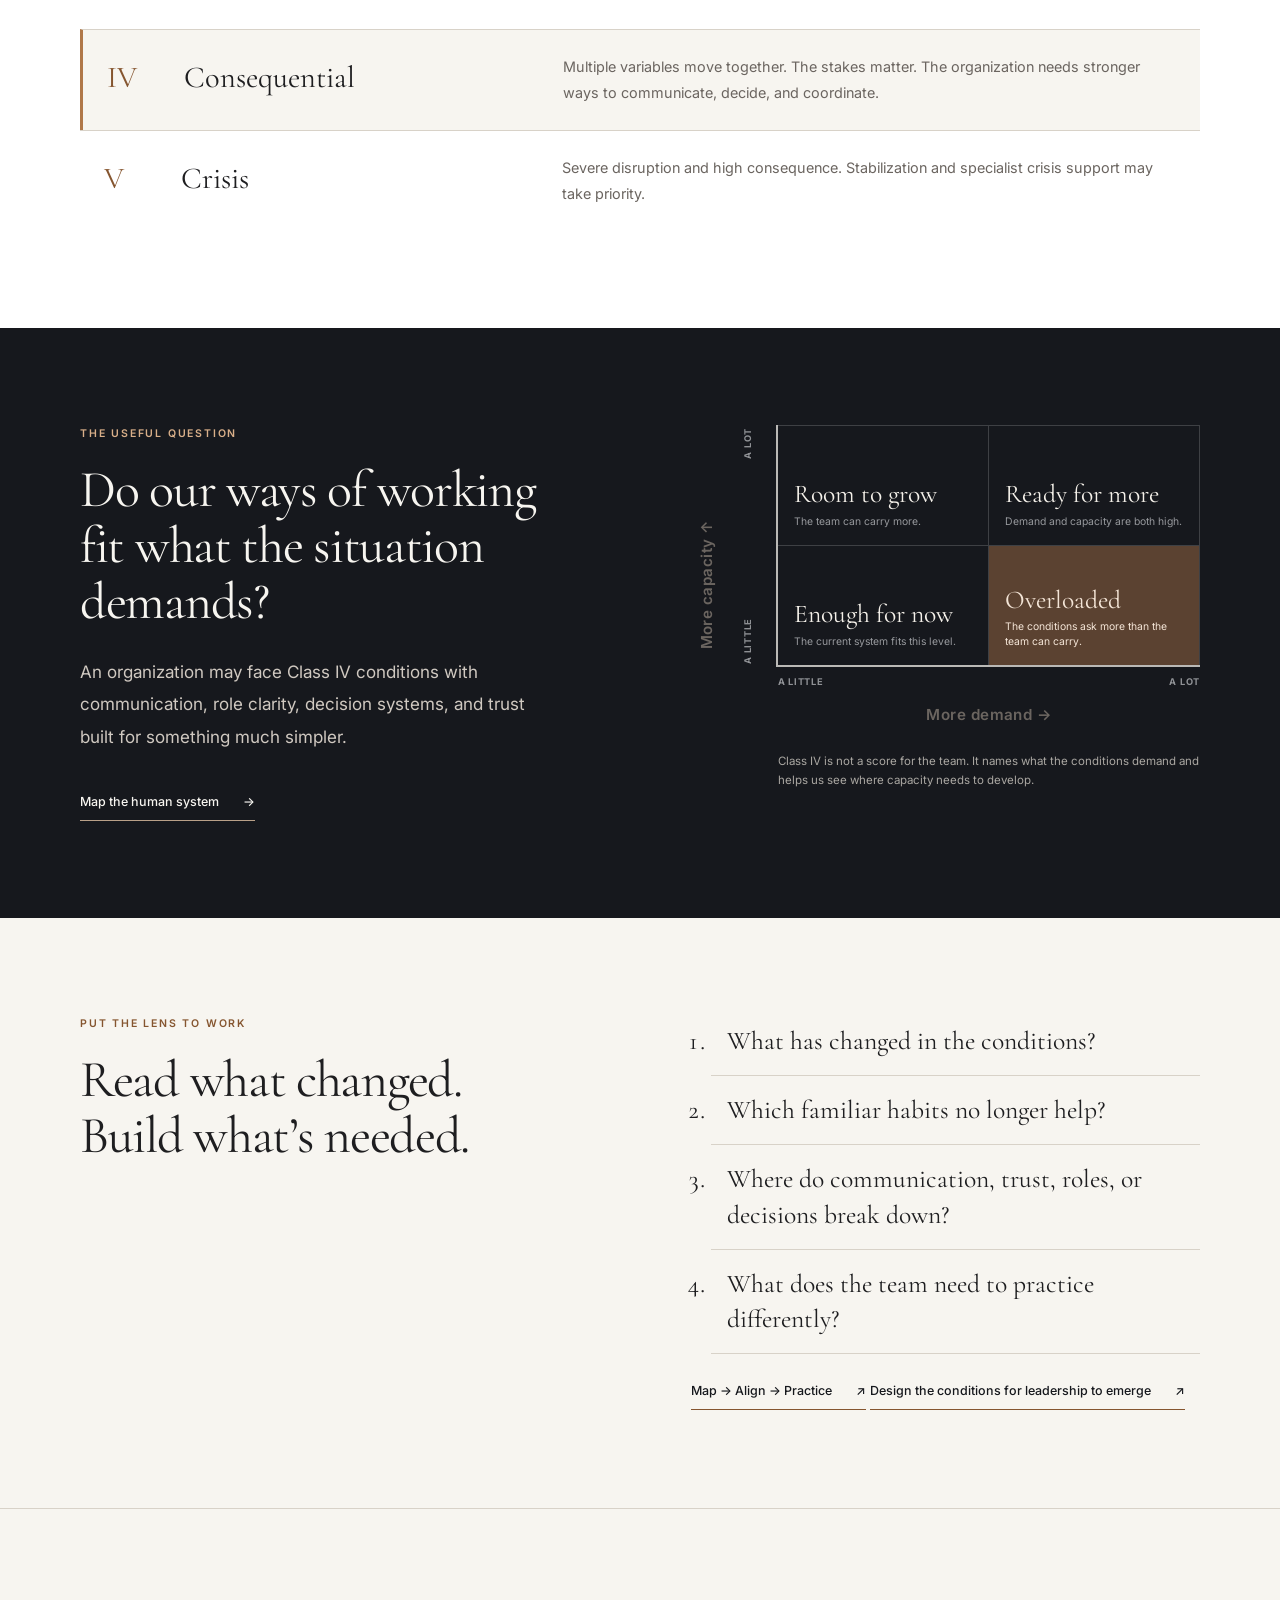
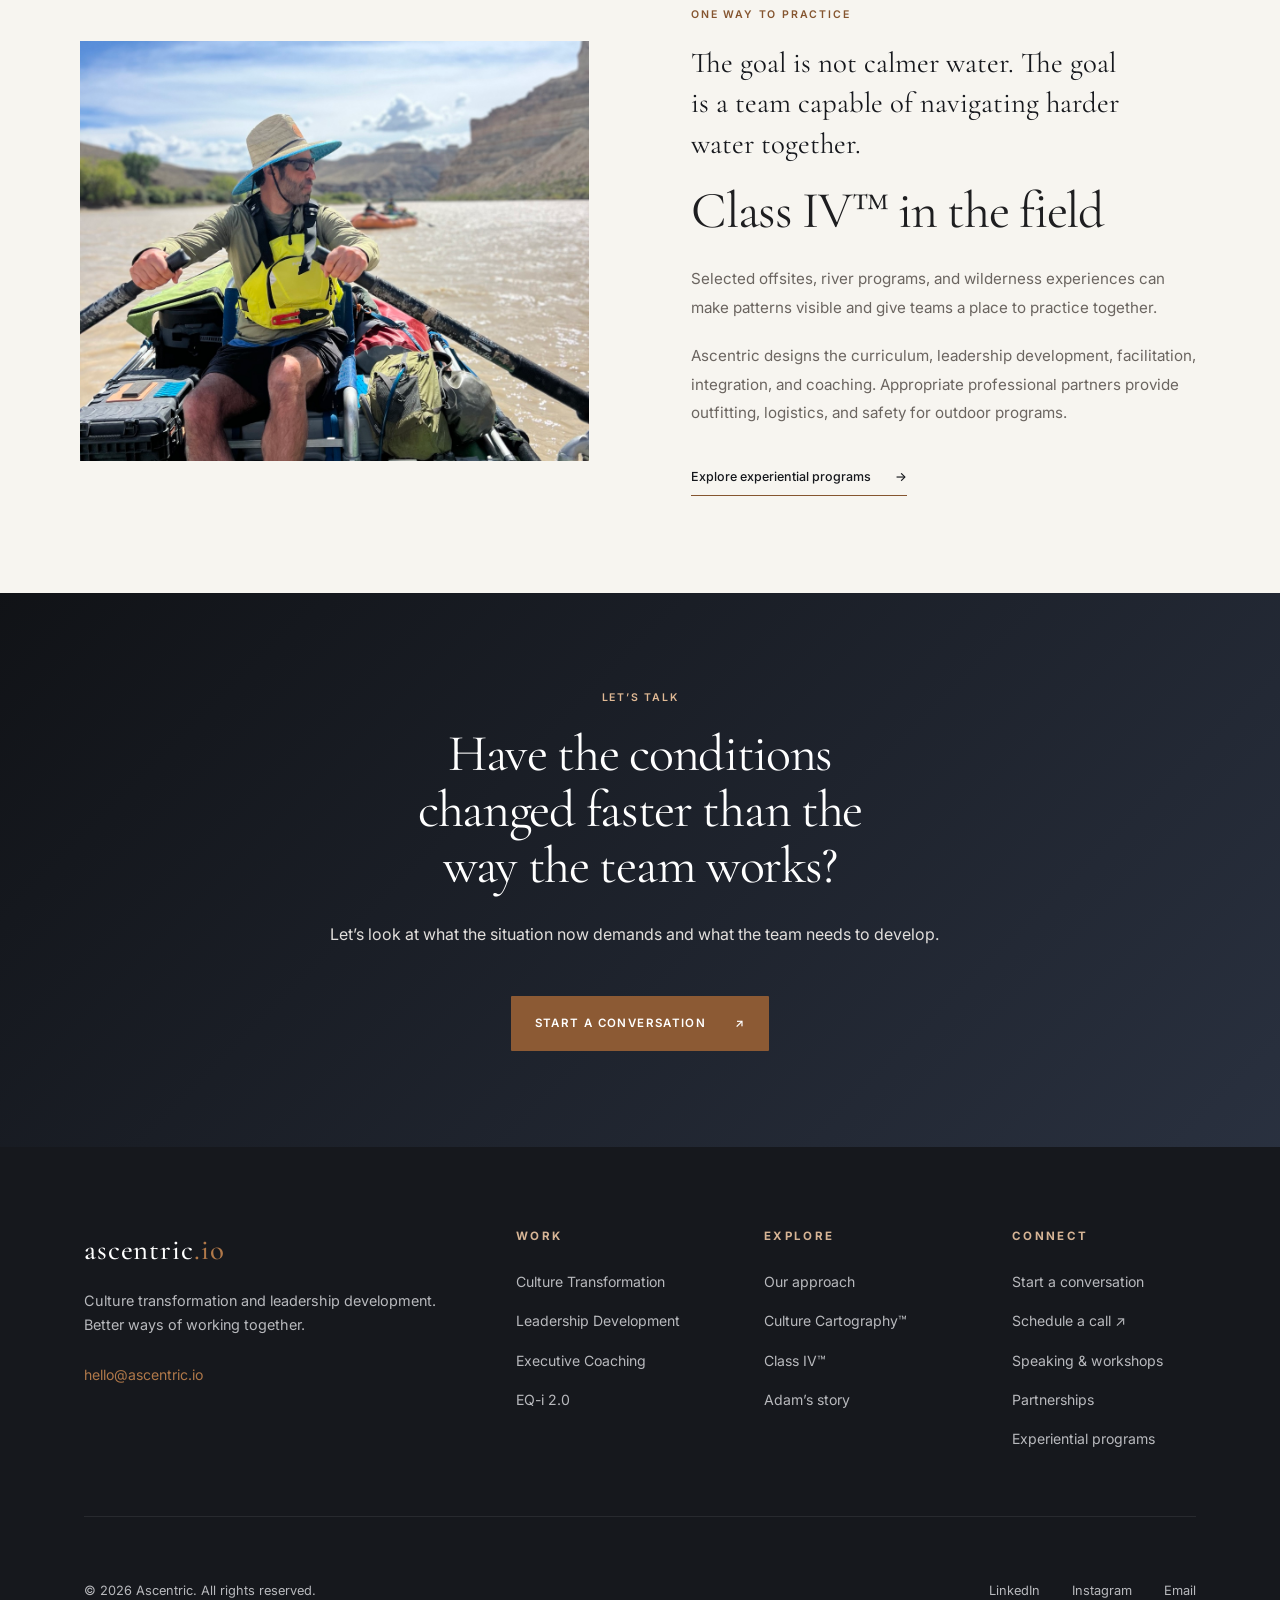
<file: class-iv.html>
<!DOCTYPE html>
<html lang="en">
<head>
<meta charset="UTF-8">
<meta name="viewport" content="width=device-width, initial-scale=1">
<meta name="description" content="Read changing organizational conditions and develop the trust, decisions, and working practices they require. Ascentric’s Class IV lens for leaders and teams.">
<title>Class IV™ | Leadership When the Stakes Rise | Ascentric</title>
<link rel="canonical" href="https://ascentric.io/class-iv">
<link rel="icon" href="favicon.ico" sizes="any">
<link rel="icon" type="image/png" sizes="32x32" href="assets/icons/favicon-32.png">
<link rel="icon" type="image/png" sizes="16x16" href="assets/icons/favicon-16.png">
<link rel="apple-touch-icon" sizes="180x180" href="assets/icons/apple-touch-icon.png">
<meta name="theme-color" content="#16181D">
<meta property="og:type" content="website">
<meta property="og:site_name" content="Ascentric">
<meta property="og:locale" content="en_US">
<meta property="og:url" content="https://ascentric.io/class-iv">
<meta property="og:title" content="Class IV™ | Leadership When the Stakes Rise | Ascentric">
<meta property="og:description" content="Read changing organizational conditions and develop the trust, decisions, and working practices they require. Ascentric’s Class IV lens for leaders and teams.">
<meta property="og:image" content="https://ascentric.io/assets/social/ascentric-share.png">
<meta property="og:image:type" content="image/png">
<meta property="og:image:width" content="1200">
<meta property="og:image:height" content="630">
<meta property="og:image:alt" content="Ascentric. When the stakes get higher, how you work together matters more. Strategy. Culture. Leadership.">
<meta name="twitter:card" content="summary_large_image">
<meta name="twitter:title" content="Class IV™ | Leadership When the Stakes Rise | Ascentric">
<meta name="twitter:description" content="Read changing organizational conditions and develop the trust, decisions, and working practices they require. Ascentric’s Class IV lens for leaders and teams.">
<meta name="twitter:image" content="https://ascentric.io/assets/social/ascentric-share.png">
<meta name="twitter:image:alt" content="Ascentric. When the stakes get higher, how you work together matters more. Strategy. Culture. Leadership.">

<link rel="preconnect" href="https://fonts.googleapis.com">
<link rel="preconnect" href="https://fonts.gstatic.com" crossorigin>
<link rel="stylesheet" href="css/styles.css">
<link rel="stylesheet" href="css/refinement.css?v=credibility-5">
</head>
<body class="refined-page ">
<a class="skip-link" href="#main">Skip to content</a>
<nav class="nav" aria-label="Main navigation">
<a href="index.html" class="nav__logo" aria-label="Ascentric home">ascentric<span class="logo-dot-io">.io</span>
</a>
<ul class="nav__links">
<li>
<a href="services.html">Work</a>
</li>
<li>
<a href="approach.html">Approach</a>
</li>
<li>
<a href="speaking.html">Speaking</a>
</li>
<li>
<a href="about.html">About</a>
</li>
<li>
<a href="contact.html">Contact</a>
</li>
<li>
<a href="contact.html" class="nav__cta">Start a conversation <span aria-hidden="true">↗</span>
</a>
</li>
</ul>
<button class="nav__toggle" aria-label="Open menu" aria-expanded="false" aria-controls="mobile-menu">
<span>
</span>
<span>
</span>
<span>
</span>
</button>
</nav>
<div class="nav__mobile" id="mobile-menu" aria-label="Mobile navigation" hidden inert>
<a href="services.html">Work</a>
<a href="approach.html">Approach</a>
<a href="speaking.html">Speaking</a>
<a href="about.html">About</a>
<a href="contact.html">Contact</a>
<a href="contact.html" class="nav__mobile-cta">Start a conversation</a>
</div>
<main id="main" tabindex="-1">
<header class="editorial-hero">
<div class="section-shell">
<p class="eyebrow">Our approach / The conditions</p>
<h1>Class IV<span class="trademark">™</span>
</h1>
<p class="lead">A lens for leading in consequential conditions.</p>
</div>
</header>
<section class="context-section">
<div class="section-shell editorial-split">
<div>
<p class="eyebrow">Conditions, not a destination</p>
<h2>When the conditions change,<br> capability has to change too.</h2>
</div>
<div>
<p class="lead">Borrowing from the way rivers are classified, Class IV is Ascentric’s lens for reading organizational conditions, from familiar and relatively stable to highly uncertain, interdependent, and consequential.</p>
<p>It can show up in a boardroom, during an acquisition, through AI disruption, or between founders working through a transition. The setting is less important than what the situation demands of people.</p>
<p>The same framework can inform consulting, leadership-team work, executive development, coaching, facilitation, and selected experiential programs.</p>
</div>
</div>
</section>
<section class="scale-section">
<div class="section-shell">
<div class="section-heading">
<p class="eyebrow">The Class I–V lens</p>
<h2>A way to read the conditions.<br> Not a score for your team.</h2>
<p>Class IV is not a maturity score. Class IV is not “better” than Class II. The conditions can become more difficult without the organization becoming more capable.</p>
</div>
<dl class="condition-scale">
<div>
<dt>
<span>I</span> Familiar</dt>
<dd>Stable conditions. Known patterns. Established ways of working generally fit.</dd>
</div>
<div>
<dt>
<span>II</span> Changing</dt>
<dd>More moving parts, with enough predictability to adapt familiar practices.</dd>
</div>
<div>
<dt>
<span>III</span> Complex</dt>
<dd>More uncertainty and interdependence. Roles, communication, and decisions are tested.</dd>
</div>
<div class="condition-scale__iv">
<dt>
<span>IV</span> Consequential</dt>
<dd>Multiple variables move together. The stakes matter. The organization needs stronger ways to communicate, decide, and coordinate.</dd>
</div>
<div>
<dt>
<span>V</span> Crisis</dt>
<dd>Severe disruption and high consequence. Stabilization and specialist crisis support may take priority.</dd>
</div>
</dl>
</div>
</section>
<section class="approach-section">
<div class="section-shell editorial-split">
<div>
<p class="eyebrow">The useful question</p>
<h2>Do our ways of working<br> fit what the situation demands?</h2>
<p class="approach-thesis">An organization may face Class IV conditions with communication, role clarity, decision systems, and trust built for something much simpler.</p>
<a href="culture-cartography.html" class="text-link text-link--light">Map the human system <span aria-hidden="true">→</span>
</a>
</div>
<figure class="class-matrix" aria-labelledby="class-matrix-caption">
<p class="class-matrix__y-title">More capacity ↑</p>
<div class="class-matrix__body">
<div class="class-matrix__y-scale" aria-hidden="true"><span>A LOT</span><span>A LITTLE</span></div>
<div class="class-matrix__grid" role="img" aria-label="A two by two graph comparing what the conditions demand with what the team can handle. High demands and low capacity create overload.">
<div><strong>Room to grow</strong><span>The team can carry more.</span></div>
<div><strong>Ready for more</strong><span>Demand and capacity are both high.</span></div>
<div><strong>Enough for now</strong><span>The current system fits this level.</span></div>
<div class="class-matrix__focus"><strong>Overloaded</strong><span>The conditions ask more than the team can carry.</span></div>
</div>
</div>
<div class="class-matrix__x-scale" aria-hidden="true"><span>A LITTLE</span><span>A LOT</span></div>
<p class="class-matrix__x-title">More demand →</p>
<figcaption id="class-matrix-caption">Class IV is not a score for the team. It names what the conditions demand and helps us see where capacity needs to develop.</figcaption>
</figure>
</div>
</section>
<section class="context-section">
<div class="section-shell editorial-split">
<div>
<p class="eyebrow">Put the lens to work</p>
<h2>Read what changed.<br> Build what’s needed.</h2>
</div>
<div>
<ol class="question-list">
<li>What has changed in the conditions?</li>
<li>Which familiar habits no longer help?</li>
<li>Where do communication, trust, roles, or decisions break down?</li>
<li>What does the team need to practice differently?</li>
</ol>
<a href="approach.html" class="text-link">Map → Align → Practice <span aria-hidden="true">↗</span>
</a>
<a href="class-iv-leadership.html" class="text-link">Design the conditions for leadership to emerge <span aria-hidden="true">↗</span></a>
</div>
</div>
</section>
<section class="field-section">
<div class="section-shell editorial-split">
<figure>
<img width="1152" height="1536" src="ascentric_about_photo_shortlist_UPDATED/07-adam-river-field.jpeg" alt="Adam rowing a raft through a river canyon." loading="lazy">
</figure>
<div>
<p class="eyebrow">One way to practice</p>
<p class="field-principle">The goal is not calmer water. The goal is a team capable of navigating harder water together.</p>
<h2>Class IV™ in the field</h2>
<p>Selected offsites, river programs, and wilderness experiences can make patterns visible and give teams a place to practice together.</p>
<p>Ascentric designs the curriculum, leadership development, facilitation, integration, and coaching. Appropriate professional partners provide outfitting, logistics, and safety for outdoor programs.</p>
<a href="offsites.html" class="text-link">Explore experiential programs <span aria-hidden="true">→</span>
</a>
</div>
</div>
</section>
<section class="cta-section closing-section">
<div class="cta-section__bg" aria-hidden="true">
</div>
<div class="cta-section__overlay" aria-hidden="true">
</div>
<div class="cta-section__inner">
<p class="eyebrow">Let’s talk</p>
<h2 class="display-lg">Have the conditions changed faster than the way the team works?</h2>
<p>Let’s look at what the situation now demands and what the team needs to develop.</p>
<div class="cta-section__actions">
<a href="contact.html" class="btn btn--primary btn--lg">Start a conversation <span aria-hidden="true">↗</span>
</a>
</div>
</div>
</section>
</main>
<footer class="footer">
<div class="footer__inner">
<div class="footer__top">
<div>
<a href="index.html" class="footer__brand-name" aria-label="Ascentric home">ascentric<span class="logo-dot-io">.io</span>
</a>
<p class="footer__brand-desc">Culture transformation and leadership development.<br> Better ways of working together.</p>
<a href="mailto:hello@ascentric.io" class="footer__email">hello@ascentric.io</a>
</div>
<div class="footer__col">
<p class="footer__col-title">Work</p>
<ul>
<li>
<a href="services.html#culture">Culture Transformation</a>
</li>
<li>
<a href="services.html#leadership-development">Leadership Development</a>
</li>
<li>
<a href="services.html#coaching">Executive Coaching</a>
</li>
<li>
<a href="services.html#eq-i">EQ-i 2.0</a>
</li>
</ul>
</div>
<div class="footer__col">
<p class="footer__col-title">Explore</p>
<ul>
<li>
<a href="approach.html">Our approach</a>
</li>
<li>
<a href="culture-cartography.html">Culture Cartography™</a>
</li>
<li>
<a href="class-iv.html">Class IV™</a>
</li>
<li>
<a href="about.html">Adam’s story</a>
</li>
</ul>
</div>
<div class="footer__col">
<p class="footer__col-title">Connect</p>
<ul>
<li>
<a href="contact.html">Start a conversation</a>
</li>
<li>
<a href="https://tidycal.com/ascentric" target="_blank" rel="noopener">Schedule a call ↗</a>
</li>
<li>
<a href="speaking.html">Speaking &amp; workshops</a>
</li>
<li>
<a href="contact.html#partnerships">Partnerships</a>
</li>
<li>
<a href="offsites.html">Experiential programs</a>
</li>
</ul>
</div>
</div>
<div class="footer__bottom">
<p class="footer__copy">&copy; 2026 Ascentric. All rights reserved.</p>
<div class="footer__social">
<a href="https://linkedin.com/in/adamaronovitz" target="_blank" rel="noopener">LinkedIn</a>
<a href="https://instagram.com/ascentric.io" target="_blank" rel="noopener">Instagram</a>
<a href="mailto:hello@ascentric.io">Email</a>
</div>
</div>
</div>
</footer>
<script src="js/main.js?v=credibility-5">
</script>
</body>
</html>
</file>
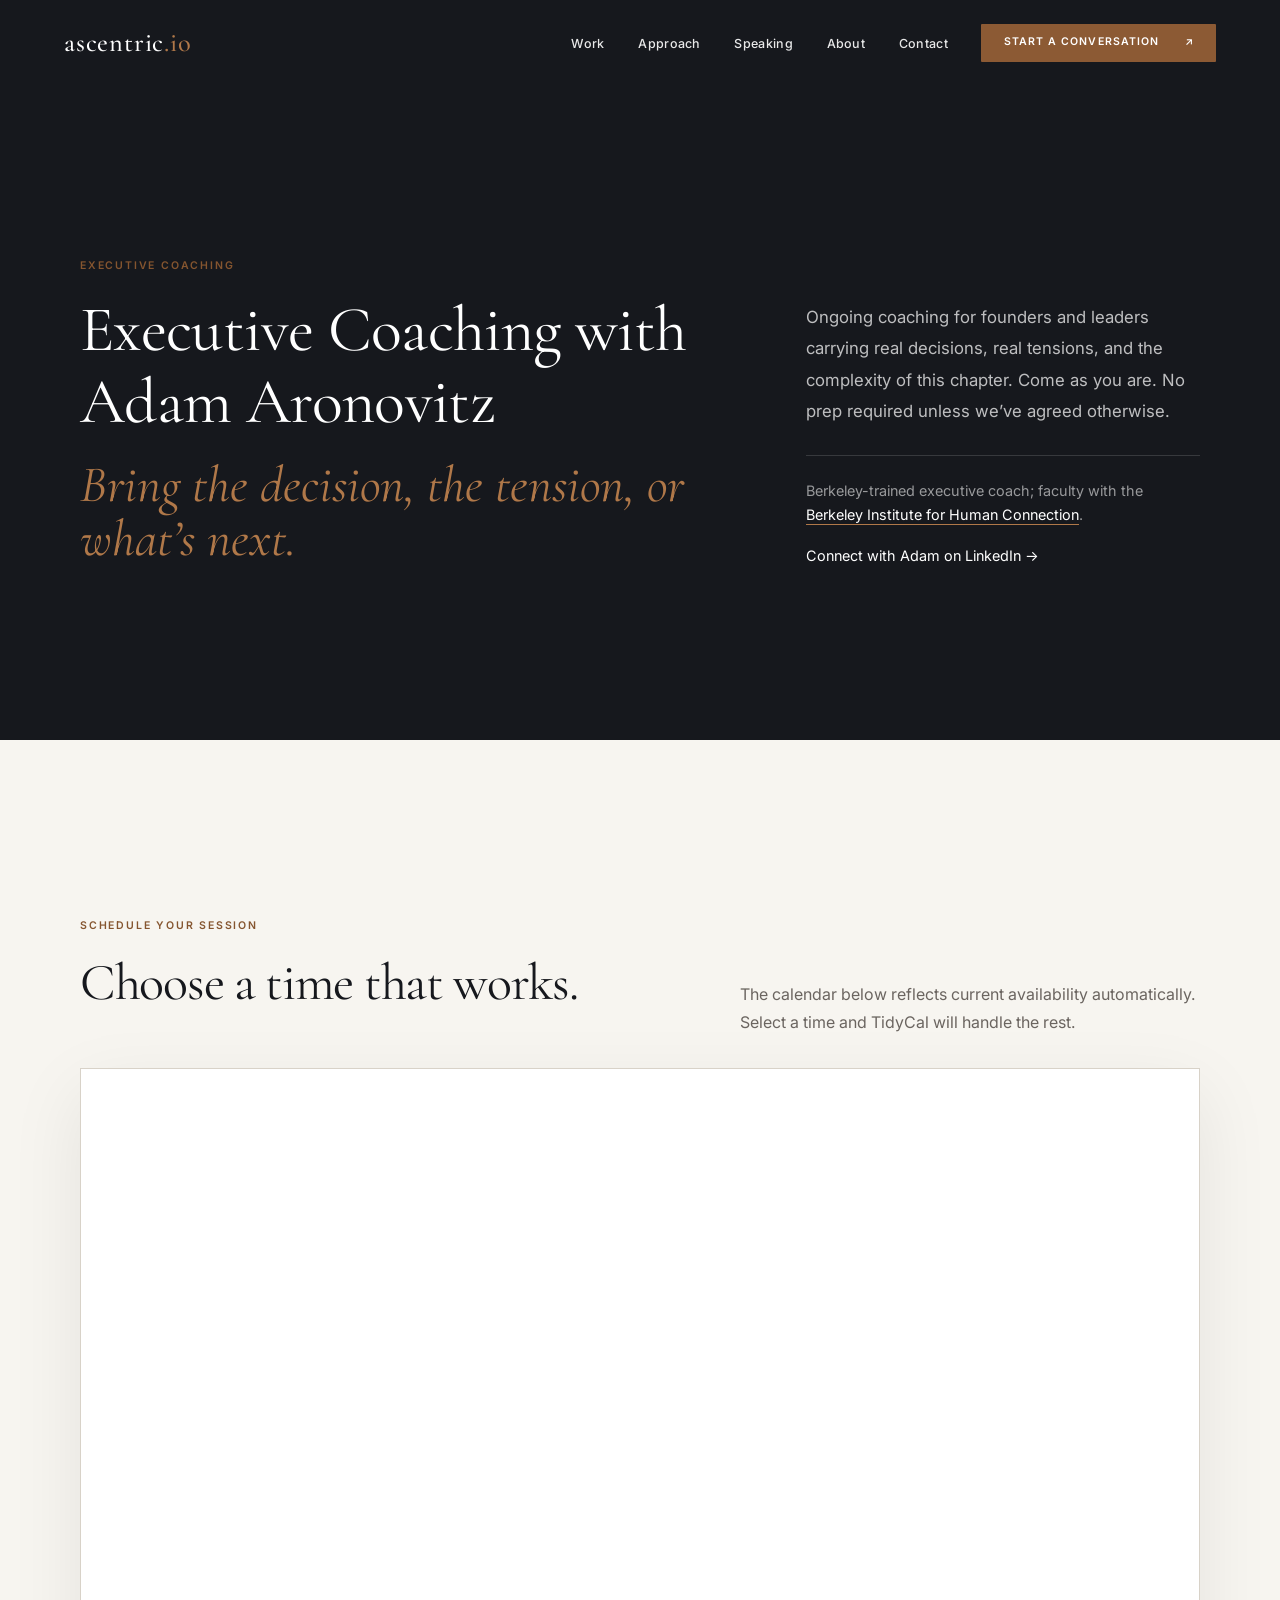
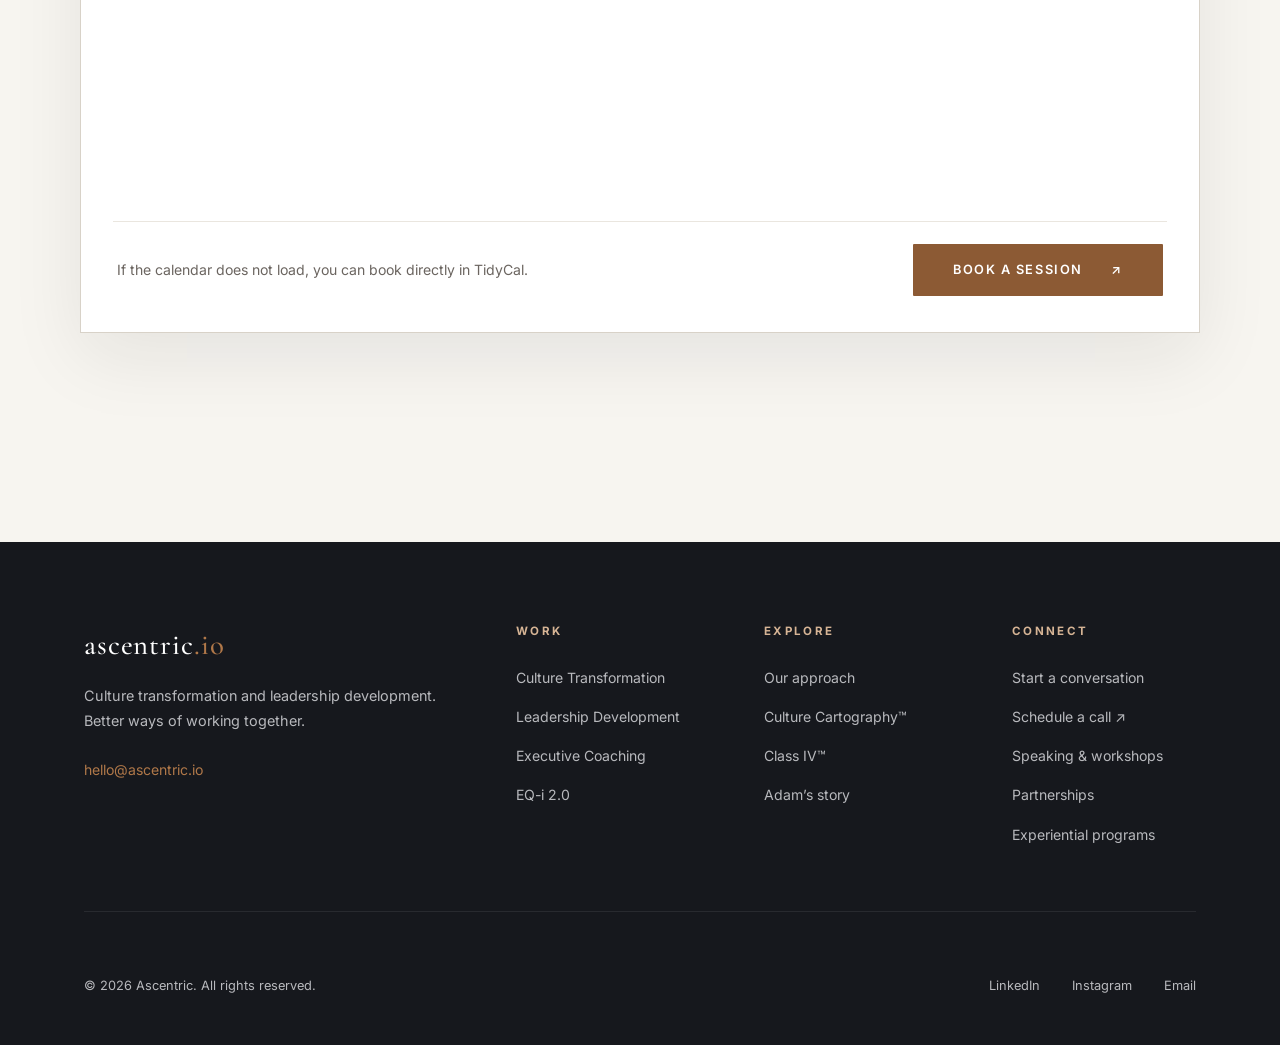
<file: coaching-session.html>
<!DOCTYPE html>
<html lang="en">
<head>
<meta charset="UTF-8">
<meta name="viewport" content="width=device-width, initial-scale=1">
<meta name="description" content="Book a one-hour executive coaching session with Adam Aronovitz. Ongoing coaching for founders and leaders navigating real decisions, tensions, and complexity.">
<title>Executive Coaching with Adam Aronovitz | Ascentric</title>
<link rel="canonical" href="https://ascentric.io/coaching-session">
<link rel="icon" href="favicon.ico" sizes="any">
<link rel="icon" type="image/png" sizes="32x32" href="assets/icons/favicon-32.png">
<link rel="icon" type="image/png" sizes="16x16" href="assets/icons/favicon-16.png">
<link rel="apple-touch-icon" sizes="180x180" href="assets/icons/apple-touch-icon.png">
<meta name="theme-color" content="#16181D">
<meta property="og:type" content="website">
<meta property="og:site_name" content="Ascentric">
<meta property="og:locale" content="en_US">
<meta property="og:url" content="https://ascentric.io/coaching-session">
<meta property="og:title" content="Executive Coaching with Adam Aronovitz | Ascentric">
<meta property="og:description" content="Book a one-hour executive coaching session with Adam Aronovitz. Ongoing coaching for founders and leaders navigating real decisions, tensions, and complexity.">
<meta property="og:image" content="https://ascentric.io/assets/social/ascentric-share.png">
<meta property="og:image:alt" content="Ascentric: When the stakes get higher, how you work together matters more.">
<meta name="twitter:card" content="summary_large_image">
<meta name="twitter:title" content="Executive Coaching with Adam Aronovitz | Ascentric">
<meta name="twitter:description" content="Book a one-hour executive coaching session with Adam Aronovitz. Ongoing coaching for founders and leaders navigating real decisions, tensions, and complexity.">
<meta name="twitter:image" content="https://ascentric.io/assets/social/ascentric-share.png">
<meta name="twitter:image:alt" content="Ascentric: When the stakes get higher, how you work together matters more.">

<link rel="preconnect" href="https://fonts.googleapis.com">
<link rel="preconnect" href="https://fonts.gstatic.com" crossorigin>
<link rel="stylesheet" href="css/styles.css">
<link rel="stylesheet" href="css/refinement.css?v=credibility-5">

<style>
  .booking-page main {
    background: var(--cream);
  }

  .booking-hero {
    padding: 10rem 0 4.75rem;
    background: var(--dark);
    color: var(--white);
  }

  .booking-hero .section-shell {
    display: grid;
    grid-template-columns: minmax(0, 1.05fr) minmax(320px, .65fr);
    gap: clamp(3rem, 7vw, 7rem);
    align-items: end;
  }

  .booking-hero h1 {
    max-width: 800px;
    margin: .8rem 0 1.35rem;
    color: var(--white);
  }

  .booking-hero__sub {
    font-family: var(--font-display);
    font-size: clamp(2rem, 4vw, 3.5rem);
    font-style: italic;
    font-weight: 400;
    line-height: 1.05;
    color: var(--amber);
  }

  .booking-hero__body {
    max-width: 560px;
    font-size: 1.05rem;
    line-height: 1.85;
    color: rgba(255,255,255,.72);
    margin: 0 0 1.8rem;
  }

  .booking-hero__credential {
    max-width: 560px;
    padding-top: 1.4rem;
    border-top: 1px solid rgba(255,255,255,.14);
    font-size: .9rem;
    line-height: 1.7;
    color: rgba(255,255,255,.56);
  }

  .booking-hero__credential a {
    color: var(--white);
    text-decoration: underline;
    text-decoration-color: var(--amber);
    text-underline-offset: 4px;
  }

  .booking-hero__linkedin {
    margin-top: 1rem;
    font-size: .9rem;
  }

  .booking-hero__linkedin a {
    color: var(--white);
    text-decoration: none;
  }

  .booking-hero__linkedin a:hover {
    color: var(--amber);
  }

  .booking-section {
    padding: 5rem 0 7rem;
  }

  .booking-intro {
    display: flex;
    align-items: end;
    justify-content: space-between;
    gap: 2rem;
    margin-bottom: 2rem;
  }

  .booking-intro h2 {
    margin-top: .55rem;
    color: var(--dark);
  }

  .booking-intro p:last-child {
    max-width: 460px;
    color: var(--text-muted);
    line-height: 1.75;
  }

  .booking-panel {
    background: var(--white);
    border: 1px solid var(--soft-line);
    box-shadow: 0 24px 70px rgba(22,24,29,.08);
    padding: clamp(1rem, 2.5vw, 2rem);
    overflow: hidden;
  }

  .booking-panel .tidycal-embed {
    width: 100%;
    min-height: 700px;
  }

  .booking-fallback {
    margin-top: 1.25rem;
    padding: 1.35rem .25rem .25rem;
    border-top: 1px solid var(--stone);
    display: flex;
    align-items: center;
    justify-content: space-between;
    gap: 1.25rem;
  }

  .booking-fallback p {
    margin: 0;
    color: var(--text-muted);
    font-size: .88rem;
  }

  @media (max-width: 900px) {
    .booking-hero .section-shell {
      grid-template-columns: 1fr;
      gap: 2.5rem;
      align-items: start;
    }

    .booking-intro {
      display: block;
    }

    .booking-intro p:last-child {
      margin-top: 1rem;
    }
  }

  @media (max-width: 600px) {
    .booking-hero {
      padding-top: 8rem;
    }

    .booking-section {
      padding-top: 3.5rem;
    }

    .booking-panel {
      padding: .65rem;
    }

    .booking-fallback {
      align-items: stretch;
      flex-direction: column;
    }

    .booking-fallback .btn {
      justify-content: center;
      width: 100%;
    }
  }
</style>
</head>

<body class="refined-page booking-page">
<a class="skip-link" href="#main">Skip to content</a>

<nav class="nav" aria-label="Main navigation">
<a href="index.html" class="nav__logo" aria-label="Ascentric home">ascentric<span class="logo-dot-io">.io</span></a>
<ul class="nav__links">
<li><a href="services.html">Work</a></li>
<li><a href="approach.html">Approach</a></li>
<li><a href="speaking.html">Speaking</a></li>
<li><a href="about.html">About</a></li>
<li><a href="contact.html">Contact</a></li>
<li><a href="contact.html" class="nav__cta">Start a conversation <span aria-hidden="true">↗</span></a></li>
</ul>
<button class="nav__toggle" aria-label="Open menu" aria-expanded="false" aria-controls="mobile-menu">
<span></span><span></span><span></span>
</button>
</nav>

<div class="nav__mobile" id="mobile-menu" aria-label="Mobile navigation" hidden inert>
<a href="services.html">Work</a>
<a href="approach.html">Approach</a>
<a href="speaking.html">Speaking</a>
<a href="about.html">About</a>
<a href="contact.html">Contact</a>
<a href="contact.html" class="nav__mobile-cta">Start a conversation</a>
</div>

<main id="main" tabindex="-1">
<section class="booking-hero">
  <div class="section-shell">
    <div>
      <p class="eyebrow">Executive Coaching</p>
      <h1 class="display-lg">Executive Coaching with Adam Aronovitz</h1>
      <p class="booking-hero__sub">Bring the decision, the tension, or what’s next.</p>
    </div>
    <div>
      <p class="booking-hero__body">
        Ongoing coaching for founders and leaders carrying real decisions, real tensions,
        and the complexity of this chapter. Come as you are. No prep required unless
        we’ve agreed otherwise.
      </p>
      <p class="booking-hero__credential">
        Berkeley-trained executive coach; faculty with the
        <a href="https://www.bihc.org" target="_blank" rel="noopener">Berkeley Institute for Human Connection</a>.
      </p>
      <p class="booking-hero__linkedin">
        <a href="https://linkedin.com/in/adamaronovitz" target="_blank" rel="noopener">Connect with Adam on LinkedIn →</a>
      </p>
    </div>
  </div>
</section>

<section class="booking-section">
  <div class="section-shell">
    <div class="booking-intro">
      <div>
        <p class="eyebrow">Schedule your session</p>
        <h2 class="display-md">Choose a time that works.</h2>
      </div>
      <p>The calendar below reflects current availability automatically. Select a time and TidyCal will handle the rest.</p>
    </div>

    <div class="booking-panel">
      <div class="tidycal-embed" data-path="ascentric/ascentcoaching" data-showavatar="false"></div>

      <div class="booking-fallback">
        <p>If the calendar does not load, you can book directly in TidyCal.</p>
        <a href="https://tidycal.com/ascentric/ascentcoaching" target="_blank" rel="noopener" class="btn btn--primary">
          Book a session <span aria-hidden="true">↗</span>
        </a>
      </div>
    </div>
  </div>
</section>
</main>

<footer class="footer">
<div class="footer__inner">
<div class="footer__top">
<div>
<a href="index.html" class="footer__brand-name" aria-label="Ascentric home">ascentric<span class="logo-dot-io">.io</span></a>
<p class="footer__brand-desc">Culture transformation and leadership development.<br> Better ways of working together.</p>
<a href="mailto:hello@ascentric.io" class="footer__email">hello@ascentric.io</a>
</div>
<div class="footer__col">
<p class="footer__col-title">Work</p>
<ul>
<li><a href="services.html#culture">Culture Transformation</a></li>
<li><a href="services.html#leadership-development">Leadership Development</a></li>
<li><a href="services.html#coaching">Executive Coaching</a></li>
<li><a href="services.html#eq-i">EQ-i 2.0</a></li>
</ul>
</div>
<div class="footer__col">
<p class="footer__col-title">Explore</p>
<ul>
<li><a href="approach.html">Our approach</a></li>
<li><a href="culture-cartography.html">Culture Cartography™</a></li>
<li><a href="class-iv.html">Class IV™</a></li>
<li><a href="about.html">Adam’s story</a></li>
</ul>
</div>
<div class="footer__col">
<p class="footer__col-title">Connect</p>
<ul>
<li><a href="contact.html">Start a conversation</a></li>
<li><a href="https://tidycal.com/ascentric" target="_blank" rel="noopener">Schedule a call ↗</a></li>
<li><a href="speaking.html">Speaking &amp; workshops</a></li>
<li><a href="contact.html#partnerships">Partnerships</a></li>
<li><a href="offsites.html">Experiential programs</a></li>
</ul>
</div>
</div>
<div class="footer__bottom">
<p class="footer__copy">&copy; 2026 Ascentric. All rights reserved.</p>
<div class="footer__social">
<a href="https://linkedin.com/in/adamaronovitz" target="_blank" rel="noopener">LinkedIn</a>
<a href="https://instagram.com/ascentric.io" target="_blank" rel="noopener">Instagram</a>
<a href="mailto:hello@ascentric.io">Email</a>
</div>
</div>
</div>
</footer>

<script src="https://asset-tidycal.b-cdn.net/js/embed.js" async></script>
<script src="js/main.js?v=credibility-5"></script>
</body>
</html>
</file>
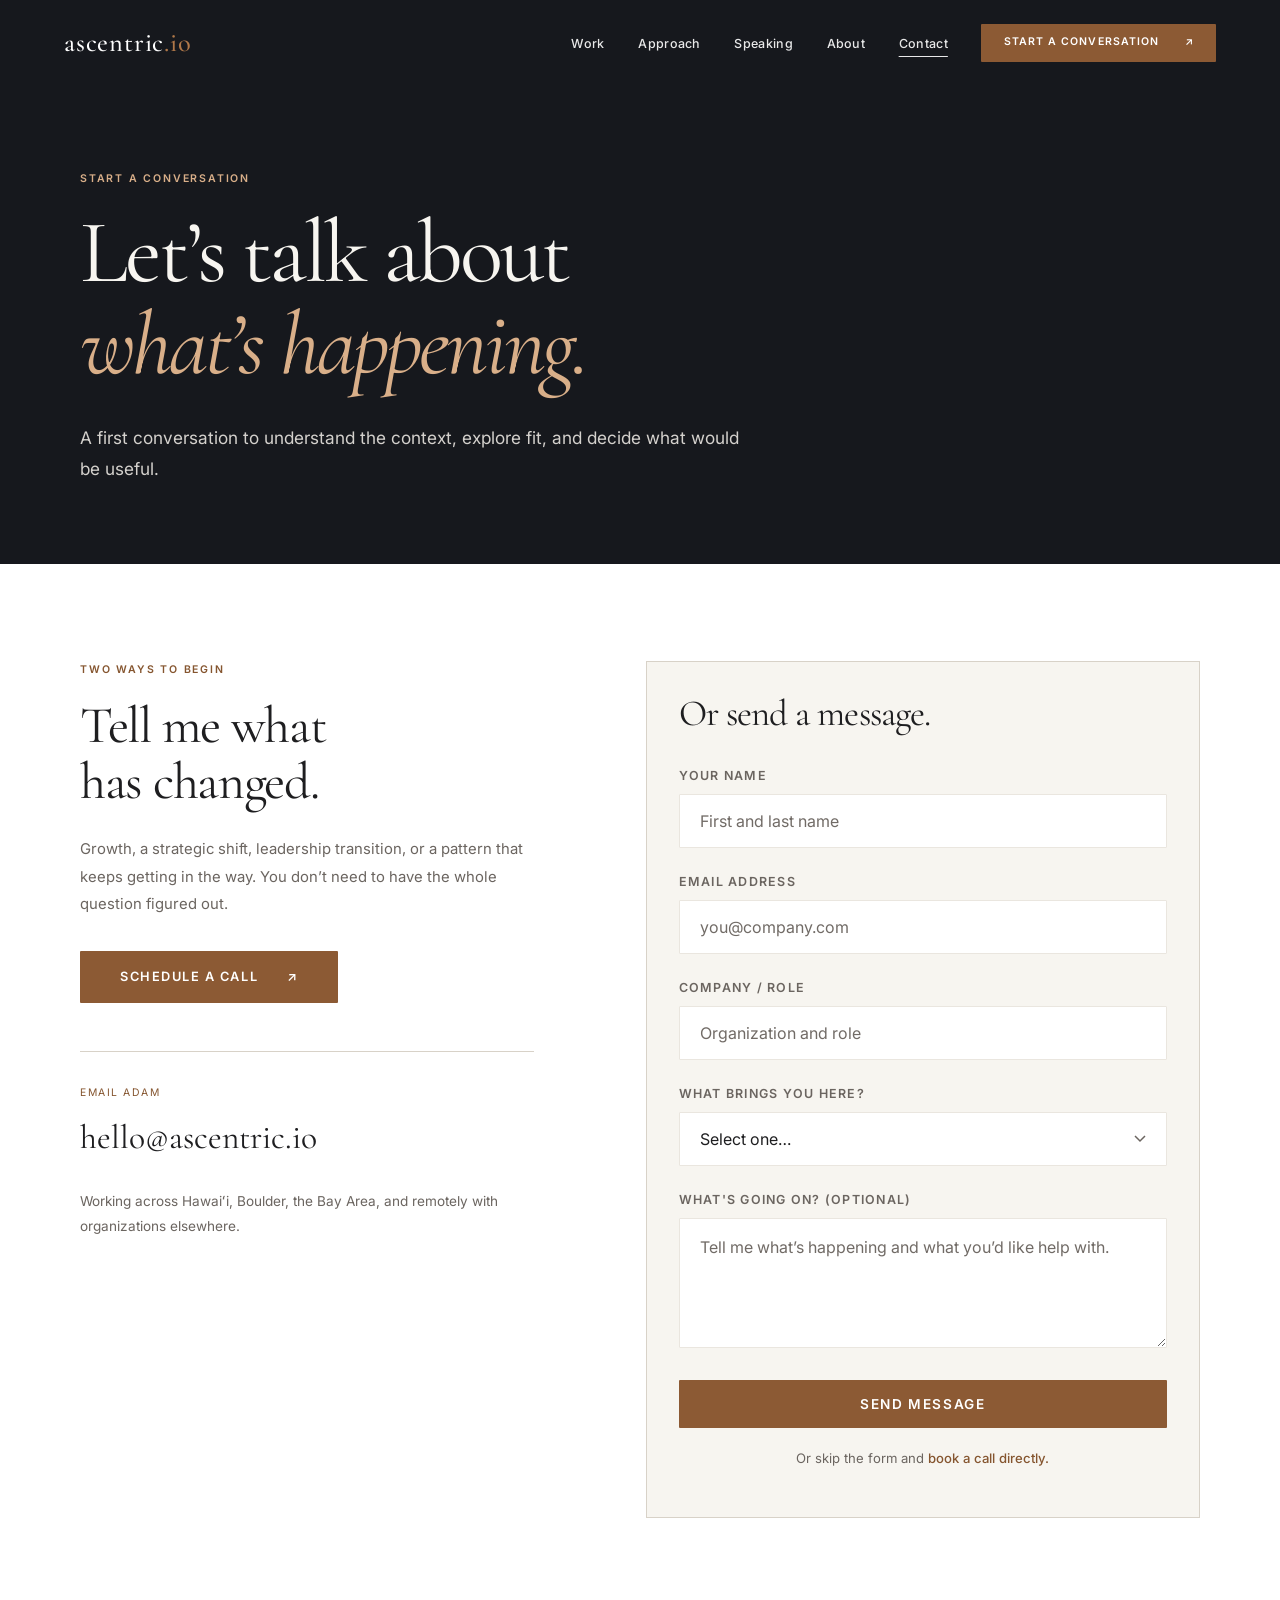
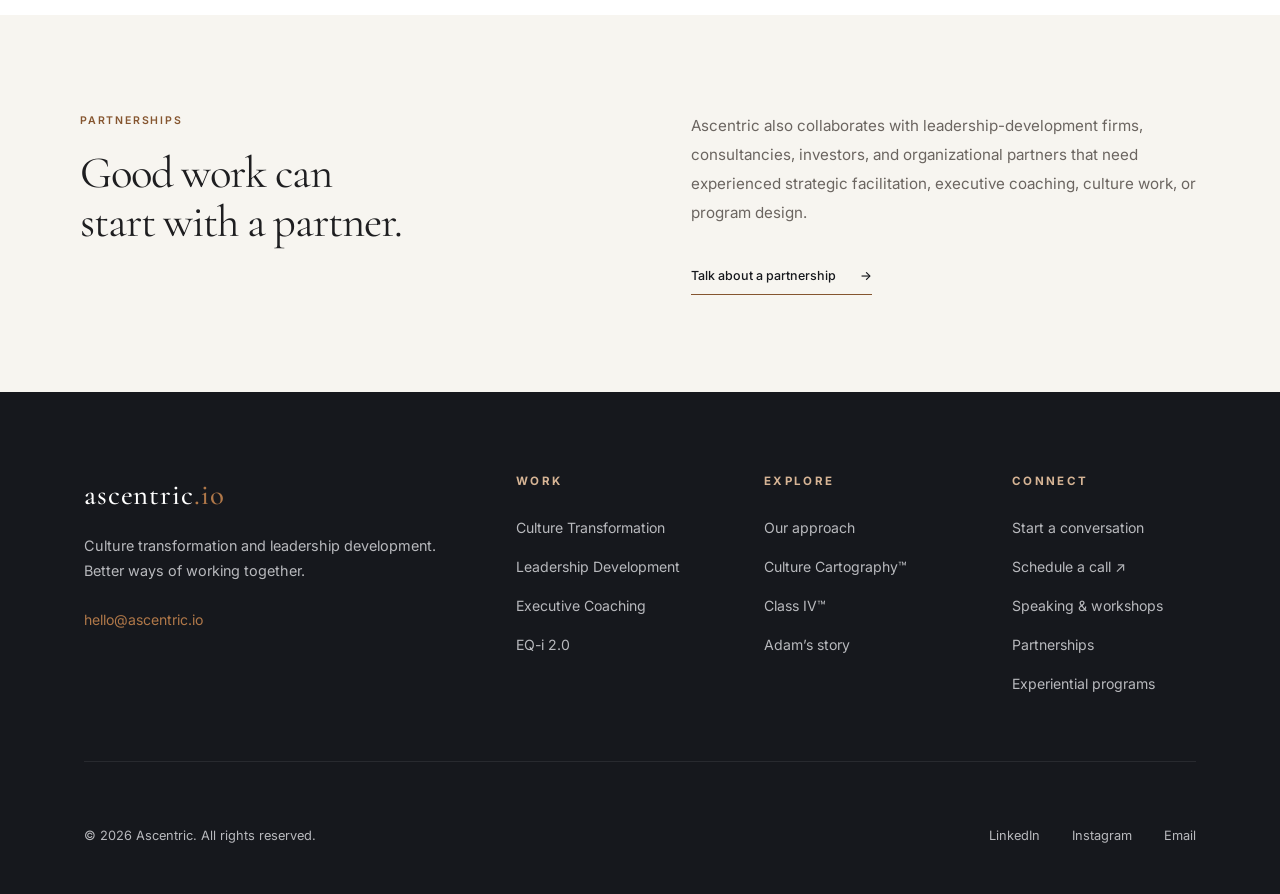
<file: contact.html>
<!DOCTYPE html>
<html lang="en">
<head>
<meta charset="UTF-8">
<meta name="viewport" content="width=device-width, initial-scale=1">
<meta name="description" content="Start a conversation with Adam Aronovitz about culture transformation, leadership development, executive coaching, speaking, or partnership.">
<title>Contact | Culture Transformation &amp; Leadership | Ascentric</title>
<link rel="canonical" href="https://ascentric.io/contact">
<link rel="icon" href="favicon.ico" sizes="any">
<link rel="icon" type="image/png" sizes="32x32" href="assets/icons/favicon-32.png">
<link rel="icon" type="image/png" sizes="16x16" href="assets/icons/favicon-16.png">
<link rel="apple-touch-icon" sizes="180x180" href="assets/icons/apple-touch-icon.png">
<meta name="theme-color" content="#16181D">
<meta property="og:type" content="website">
<meta property="og:site_name" content="Ascentric">
<meta property="og:locale" content="en_US">
<meta property="og:url" content="https://ascentric.io/contact">
<meta property="og:title" content="Contact | Culture Transformation &amp; Leadership | Ascentric">
<meta property="og:description" content="Start a conversation with Adam Aronovitz about culture transformation, leadership development, executive coaching, speaking, or partnership.">
<meta property="og:image" content="https://ascentric.io/assets/social/ascentric-share.png">
<meta property="og:image:type" content="image/png">
<meta property="og:image:width" content="1200">
<meta property="og:image:height" content="630">
<meta property="og:image:alt" content="Ascentric. When the stakes get higher, how you work together matters more. Strategy. Culture. Leadership.">
<meta name="twitter:card" content="summary_large_image">
<meta name="twitter:title" content="Contact | Culture Transformation &amp; Leadership | Ascentric">
<meta name="twitter:description" content="Start a conversation with Adam Aronovitz about culture transformation, leadership development, executive coaching, speaking, or partnership.">
<meta name="twitter:image" content="https://ascentric.io/assets/social/ascentric-share.png">
<meta name="twitter:image:alt" content="Ascentric. When the stakes get higher, how you work together matters more. Strategy. Culture. Leadership.">

<link rel="preconnect" href="https://fonts.googleapis.com">
<link rel="preconnect" href="https://fonts.gstatic.com" crossorigin>
<link rel="stylesheet" href="css/styles.css">
<link rel="stylesheet" href="css/refinement.css?v=credibility-5">
</head>
<body class="refined-page contact-page">
<a class="skip-link" href="#main">Skip to content</a>
<nav class="nav" aria-label="Main navigation">
<a href="index.html" class="nav__logo" aria-label="Ascentric home">ascentric<span class="logo-dot-io">.io</span>
</a>
<ul class="nav__links">
<li>
<a href="services.html">Work</a>
</li>
<li>
<a href="approach.html">Approach</a>
</li>
<li>
<a href="speaking.html">Speaking</a>
</li>
<li>
<a href="about.html">About</a>
</li>
<li>
<a href="contact.html">Contact</a>
</li>
<li>
<a href="contact.html" class="nav__cta">Start a conversation <span aria-hidden="true">↗</span>
</a>
</li>
</ul>
<button class="nav__toggle" aria-label="Open menu" aria-expanded="false" aria-controls="mobile-menu">
<span>
</span>
<span>
</span>
<span>
</span>
</button>
</nav>
<div class="nav__mobile" id="mobile-menu" aria-label="Mobile navigation" hidden inert>
<a href="services.html">Work</a>
<a href="approach.html">Approach</a>
<a href="speaking.html">Speaking</a>
<a href="about.html">About</a>
<a href="contact.html">Contact</a>
<a href="contact.html" class="nav__mobile-cta">Start a conversation</a>
</div>
<main id="main" tabindex="-1">
<header class="editorial-hero">
<div class="section-shell">
<p class="eyebrow">Start a conversation</p>
<h1>Let’s talk about<br>
<em>what’s happening.</em>
</h1>
<p class="lead">A first conversation to understand the context, explore fit, and decide what would be useful.</p>
</div>
</header>
<section class="contact-refined">
<div class="section-shell contact-layout">
<div>
<p class="eyebrow">Two ways to begin</p>
<h2>Tell me what<br> has changed.</h2>
<p>Growth, a strategic shift, leadership transition, or a pattern that keeps getting in the way. You don’t need to have the whole question figured out.</p>
<a href="https://tidycal.com/ascentric" target="_blank" rel="noopener" class="btn btn--primary">Schedule a call <span aria-hidden="true">↗</span>
</a>
<div class="contact-direct">
<p class="micro-label">Email Adam</p>
<a href="mailto:hello@ascentric.io">hello@ascentric.io</a>
<p>Working across Hawaiʻi, Boulder, the Bay Area, and remotely with organizations elsewhere.</p>
</div>
</div>
<div class="contact-form-panel">
<h2>Or send a message.</h2>
<form
            id="contact-form"
            name="contact"
            method="POST"
            data-netlify="true"
            data-netlify-honeypot="bot-field"
          >
<!-- Netlify hidden inputs -->
<input type="hidden" name="form-name" value="contact" />
<div style="display: none;">
<label>Don't fill this out: <input name="bot-field" />
</label>
</div>
<div class="form-group">
<label for="name">Your Name</label>
<input type="text" id="name" name="name" autocomplete="name" placeholder="First and last name" required />
</div>
<div class="form-group">
<label for="email">Email Address</label>
<input type="email" id="email" name="email" autocomplete="email" placeholder="you@company.com" required />
</div>
<div class="form-group">
<label for="company">Company / Role</label>
<input type="text" id="company" name="company" autocomplete="organization" placeholder="Organization and role" />
</div>
<div class="form-group">
<label for="interest">What brings you here?</label>
<select id="interest" name="interest">
<option value="" disabled selected>Select one…</option>
<option>Culture Transformation</option>
<option>Leadership Development</option>
<option>Executive Coaching</option>
<option>Speaking / Workshop / Offsite</option>
<option>Partnership</option>
<option>Something Else</option>
</select>
</div>
<div class="form-group">
<label for="message">What's going on? (optional)</label>
<textarea id="message" name="message" placeholder="Tell me what’s happening and what you’d like help with.">
</textarea>
</div>
<button type="submit" class="btn btn--primary" style="width: 100%; justify-content: center; font-size: 0.85rem;">
              Send Message
            </button>
<p style="margin-top: 1.25rem; font-size: 0.82rem; color: var(--text-muted); text-align: center; line-height: 1.6;">
              Or skip the form and
              <a href="https://tidycal.com/ascentric" target="_blank" rel="noopener" style="color: var(--accent-ink); font-weight: 500;">book a call directly.</a>
</p>
<p id="form-status" class="form-status" role="status" aria-live="polite">
</p>
</form>
</div>
</div>
</section>
<section class="partnership-section" id="partnerships">
<div class="section-shell editorial-split">
<div>
<p class="eyebrow">Partnerships</p>
<h2>Good work can<br> start with a partner.</h2>
</div>
<div>
<p>Ascentric also collaborates with leadership-development firms, consultancies, investors, and organizational partners that need experienced strategic facilitation, executive coaching, culture work, or program design.</p>
<a href="mailto:hello@ascentric.io" class="text-link">Talk about a partnership <span aria-hidden="true">→</span>
</a>
</div>
</div>
</section>
</main>
<footer class="footer">
<div class="footer__inner">
<div class="footer__top">
<div>
<a href="index.html" class="footer__brand-name" aria-label="Ascentric home">ascentric<span class="logo-dot-io">.io</span>
</a>
<p class="footer__brand-desc">Culture transformation and leadership development.<br> Better ways of working together.</p>
<a href="mailto:hello@ascentric.io" class="footer__email">hello@ascentric.io</a>
</div>
<div class="footer__col">
<p class="footer__col-title">Work</p>
<ul>
<li>
<a href="services.html#culture">Culture Transformation</a>
</li>
<li>
<a href="services.html#leadership-development">Leadership Development</a>
</li>
<li>
<a href="services.html#coaching">Executive Coaching</a>
</li>
<li>
<a href="services.html#eq-i">EQ-i 2.0</a>
</li>
</ul>
</div>
<div class="footer__col">
<p class="footer__col-title">Explore</p>
<ul>
<li>
<a href="approach.html">Our approach</a>
</li>
<li>
<a href="culture-cartography.html">Culture Cartography™</a>
</li>
<li>
<a href="class-iv.html">Class IV™</a>
</li>
<li>
<a href="about.html">Adam’s story</a>
</li>
</ul>
</div>
<div class="footer__col">
<p class="footer__col-title">Connect</p>
<ul>
<li>
<a href="contact.html">Start a conversation</a>
</li>
<li>
<a href="https://tidycal.com/ascentric" target="_blank" rel="noopener">Schedule a call ↗</a>
</li>
<li>
<a href="speaking.html">Speaking &amp; workshops</a>
</li>
<li>
<a href="contact.html#partnerships">Partnerships</a>
</li>
<li>
<a href="offsites.html">Experiential programs</a>
</li>
</ul>
</div>
</div>
<div class="footer__bottom">
<p class="footer__copy">&copy; 2026 Ascentric. All rights reserved.</p>
<div class="footer__social">
<a href="https://linkedin.com/in/adamaronovitz" target="_blank" rel="noopener">LinkedIn</a>
<a href="https://instagram.com/ascentric.io" target="_blank" rel="noopener">Instagram</a>
<a href="mailto:hello@ascentric.io">Email</a>
</div>
</div>
</div>
</footer>
<script src="js/main.js?v=credibility-5">
</script>
</body>
</html>
</file>
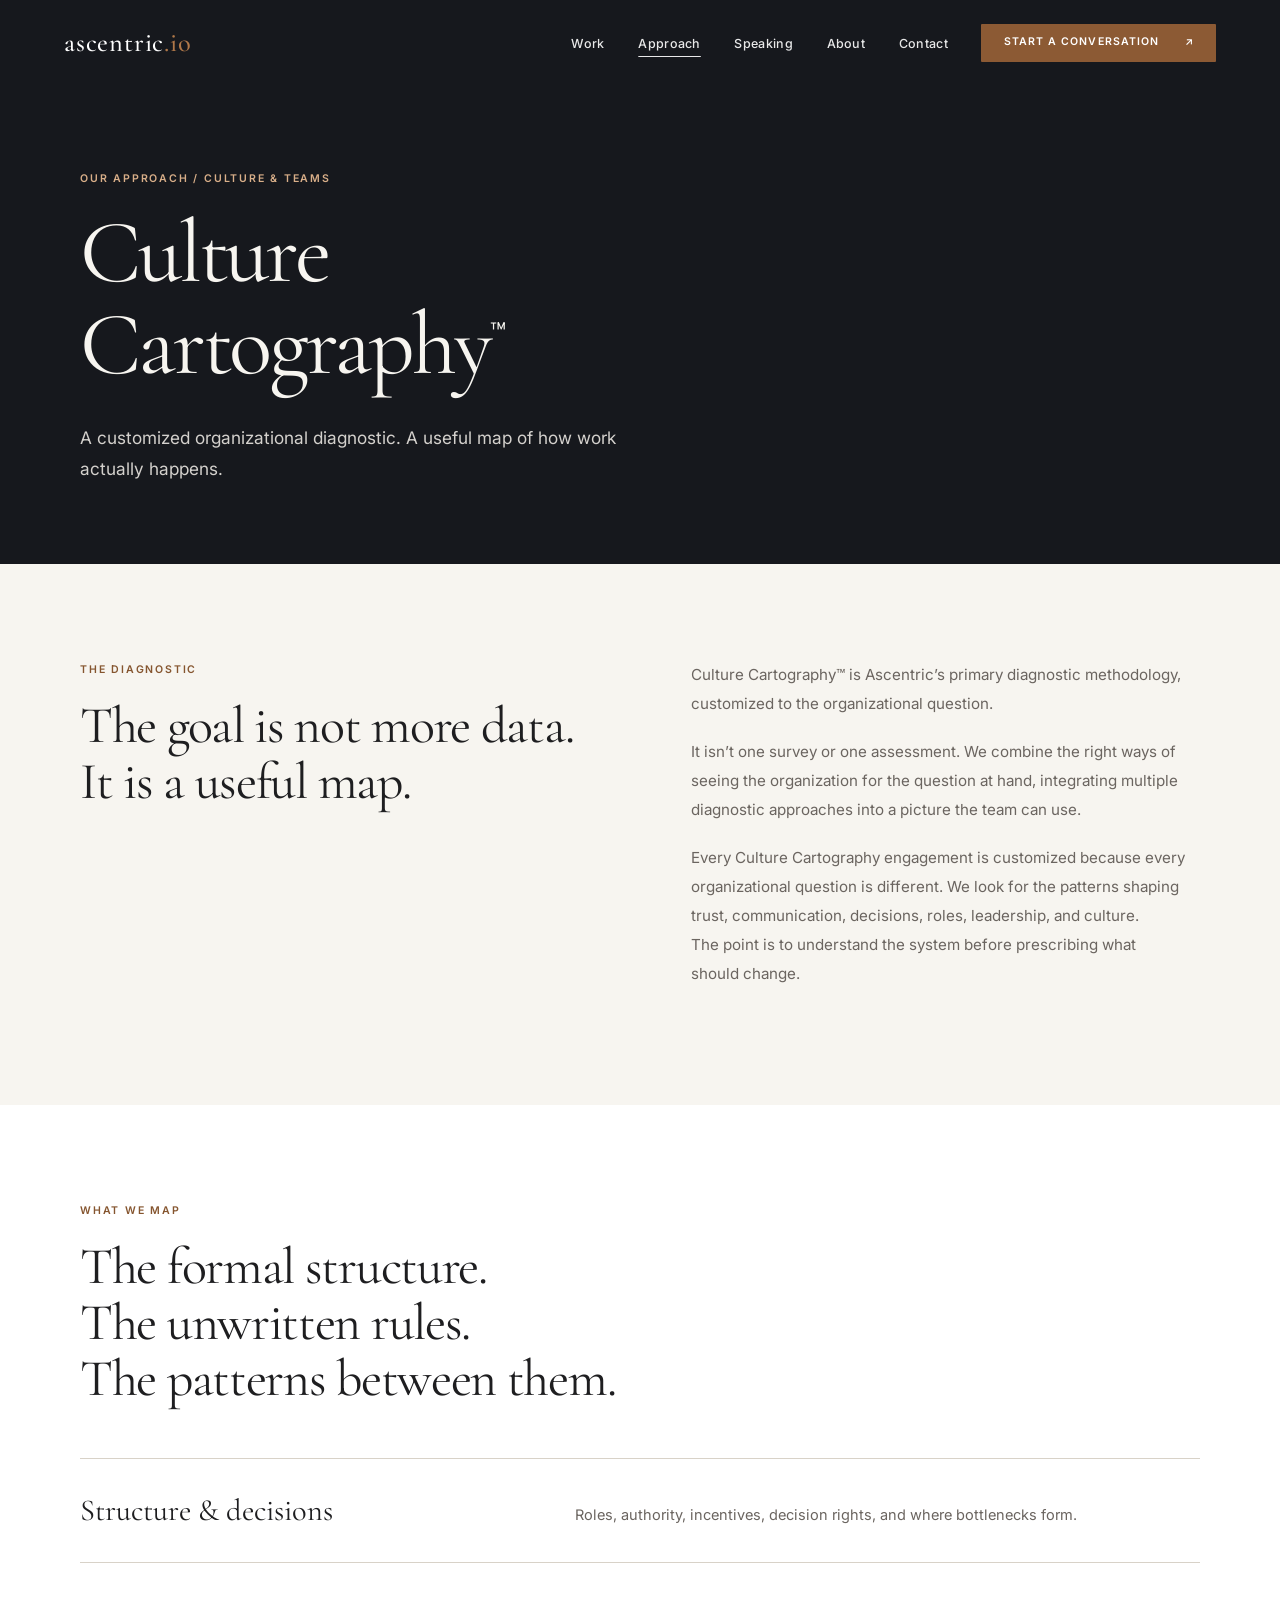
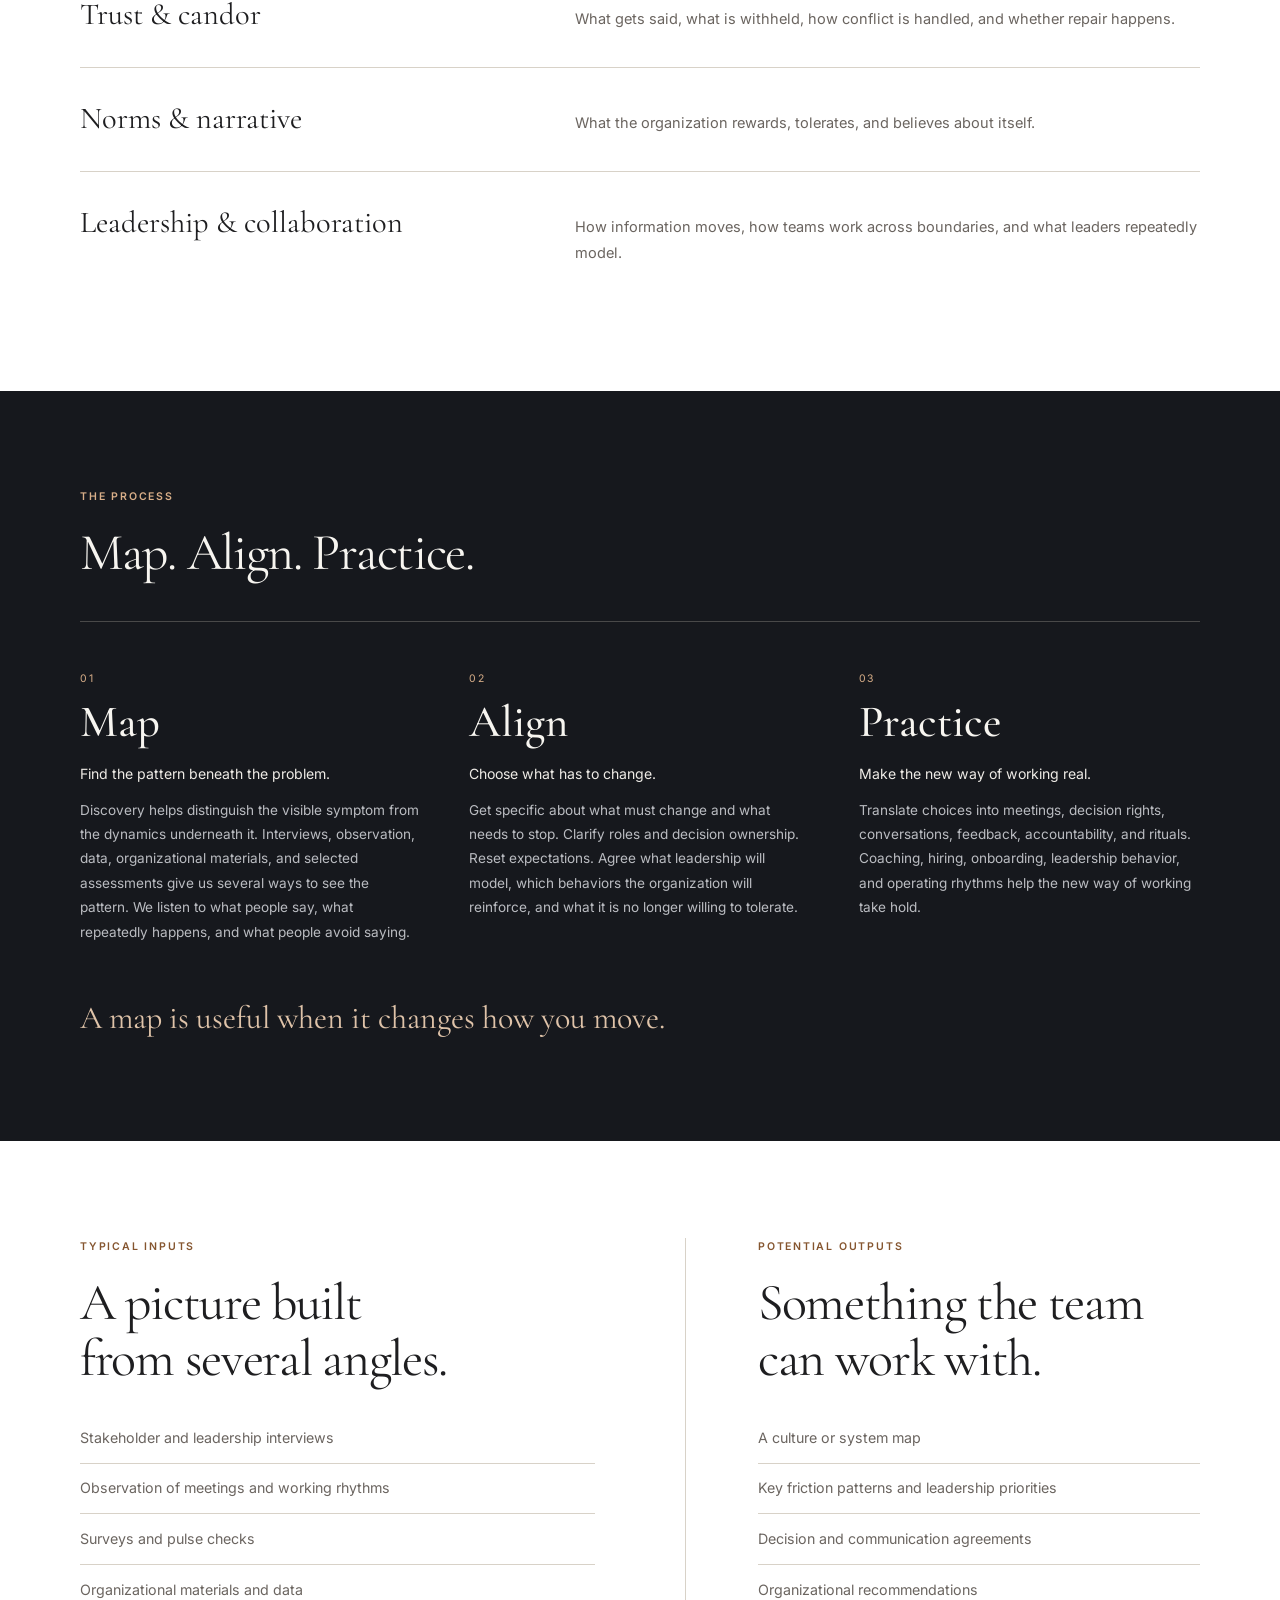
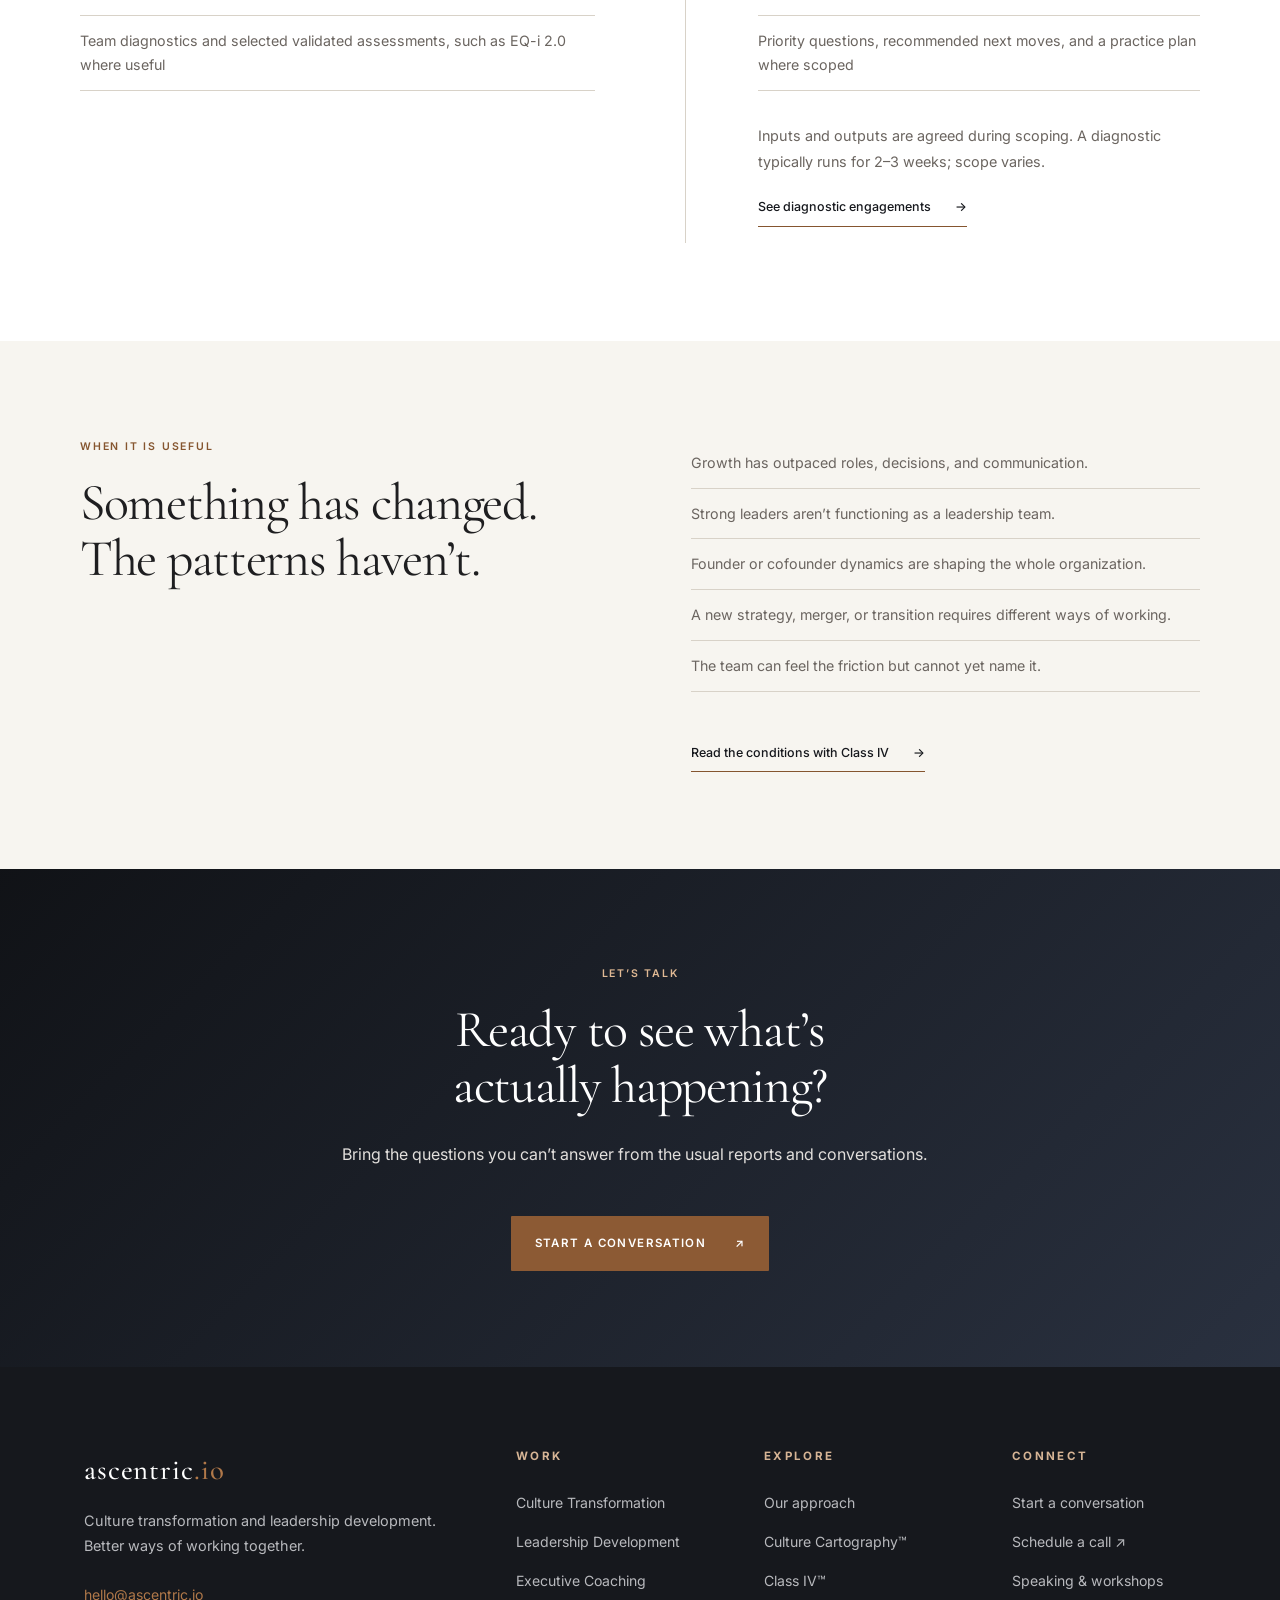
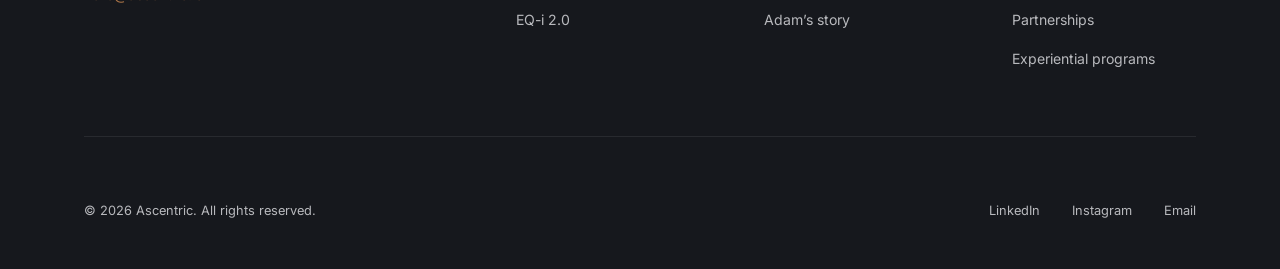
<file: culture-cartography.html>
<!DOCTYPE html>
<html lang="en">
<head>
<meta charset="UTF-8">
<meta name="viewport" content="width=device-width, initial-scale=1">
<meta name="description" content="Ascentric’s signature diagnostic methodology combines multiple sources to understand trust, communication, decisions, and leadership patterns in your organization.">
<title>Culture Cartography™ | Culture &amp; Team Diagnostics | Ascentric</title>
<link rel="canonical" href="https://ascentric.io/culture-cartography">
<link rel="icon" href="favicon.ico" sizes="any">
<link rel="icon" type="image/png" sizes="32x32" href="assets/icons/favicon-32.png">
<link rel="icon" type="image/png" sizes="16x16" href="assets/icons/favicon-16.png">
<link rel="apple-touch-icon" sizes="180x180" href="assets/icons/apple-touch-icon.png">
<meta name="theme-color" content="#16181D">
<meta property="og:type" content="website">
<meta property="og:site_name" content="Ascentric">
<meta property="og:locale" content="en_US">
<meta property="og:url" content="https://ascentric.io/culture-cartography">
<meta property="og:title" content="Culture Cartography™ | Culture &amp; Team Diagnostics | Ascentric">
<meta property="og:description" content="Ascentric’s signature diagnostic methodology combines multiple sources to understand trust, communication, decisions, and leadership patterns in your organization.">
<meta property="og:image" content="https://ascentric.io/assets/social/ascentric-share.png">
<meta property="og:image:type" content="image/png">
<meta property="og:image:width" content="1200">
<meta property="og:image:height" content="630">
<meta property="og:image:alt" content="Ascentric. When the stakes get higher, how you work together matters more. Strategy. Culture. Leadership.">
<meta name="twitter:card" content="summary_large_image">
<meta name="twitter:title" content="Culture Cartography™ | Culture &amp; Team Diagnostics | Ascentric">
<meta name="twitter:description" content="Ascentric’s signature diagnostic methodology combines multiple sources to understand trust, communication, decisions, and leadership patterns in your organization.">
<meta name="twitter:image" content="https://ascentric.io/assets/social/ascentric-share.png">
<meta name="twitter:image:alt" content="Ascentric. When the stakes get higher, how you work together matters more. Strategy. Culture. Leadership.">

<link rel="preconnect" href="https://fonts.googleapis.com">
<link rel="preconnect" href="https://fonts.gstatic.com" crossorigin>
<link rel="stylesheet" href="css/styles.css">
<link rel="stylesheet" href="css/refinement.css?v=credibility-5">
</head>
<body class="refined-page cartography-page">
<a class="skip-link" href="#main">Skip to content</a>
<nav class="nav" aria-label="Main navigation">
<a href="index.html" class="nav__logo" aria-label="Ascentric home">ascentric<span class="logo-dot-io">.io</span>
</a>
<ul class="nav__links">
<li>
<a href="services.html">Work</a>
</li>
<li>
<a href="approach.html">Approach</a>
</li>
<li>
<a href="speaking.html">Speaking</a>
</li>
<li>
<a href="about.html">About</a>
</li>
<li>
<a href="contact.html">Contact</a>
</li>
<li>
<a href="contact.html" class="nav__cta">Start a conversation <span aria-hidden="true">↗</span>
</a>
</li>
</ul>
<button class="nav__toggle" aria-label="Open menu" aria-expanded="false" aria-controls="mobile-menu">
<span>
</span>
<span>
</span>
<span>
</span>
</button>
</nav>
<div class="nav__mobile" id="mobile-menu" aria-label="Mobile navigation" hidden inert>
<a href="services.html">Work</a>
<a href="approach.html">Approach</a>
<a href="speaking.html">Speaking</a>
<a href="about.html">About</a>
<a href="contact.html">Contact</a>
<a href="contact.html" class="nav__mobile-cta">Start a conversation</a>
</div>
<main id="main" tabindex="-1">
<header class="editorial-hero">
<div class="section-shell">
<p class="eyebrow">Our approach / Culture &amp; teams</p>
<h1>Culture<br> Cartography<span class="trademark">™</span>
</h1>
<p class="lead">A customized organizational diagnostic. A useful map of how work actually happens.</p>
</div>
</header>
<section class="context-section">
<div class="section-shell editorial-split">
<div>
<p class="eyebrow">The diagnostic</p>
<h2>The goal is not more data.<br> It is a useful map.</h2>
</div>
<div>
<p class="lead">Culture Cartography™ is Ascentric’s primary diagnostic methodology, customized to the organizational question.</p>
<p>It isn’t one survey or one assessment. We combine the right ways of seeing the organization for the question at hand, integrating multiple diagnostic approaches into a picture the team can use.</p>
<p>Every Culture Cartography engagement is customized because every organizational question is different. We look for the patterns shaping trust, communication, decisions, roles, leadership, and culture. The point is to understand the system before prescribing what should change.</p>
</div>
</div>
</section>
<section class="mapping-section">
<div class="section-shell">
<div class="section-heading">
<p class="eyebrow">What we map</p>
<h2>The formal structure.<br> The unwritten rules.<br> The patterns between them.</h2>
</div>
<dl class="mapping-rows">
<div>
<dt>Structure &amp; decisions</dt>
<dd>Roles, authority, incentives, decision rights, and where bottlenecks form.</dd>
</div>
<div>
<dt>Trust &amp; candor</dt>
<dd>What gets said, what is withheld, how conflict is handled, and whether repair happens.</dd>
</div>
<div>
<dt>Norms &amp; narrative</dt>
<dd>What the organization rewards, tolerates, and believes about itself.</dd>
</div>
<div>
<dt>Leadership &amp; collaboration</dt>
<dd>How information moves, how teams work across boundaries, and what leaders repeatedly model.</dd>
</div>
</dl>
</div>
</section>
<section class="approach-section">
<div class="section-shell">
<p class="eyebrow">The process</p>
<h2>Map. Align. Practice.</h2>
<ol class="practice-steps">
<li>
<span class="step-number">01</span>
<h3>Map</h3>
<p class="step-intent">Find the pattern beneath the problem.</p>
<p>Discovery helps distinguish the visible symptom from the dynamics underneath it. Interviews, observation, data, organizational materials, and selected assessments give us several ways to see the pattern. We listen to what people say, what repeatedly happens, and what people avoid saying.</p>
</li>
<li>
<span class="step-number">02</span>
<h3>Align</h3>
<p class="step-intent">Choose what has to change.</p>
<p>Get specific about what must change and what needs to stop. Clarify roles and decision ownership. Reset expectations. Agree what leadership will model, which behaviors the organization will reinforce, and what it is no longer willing to tolerate.</p>
</li>
<li>
<span class="step-number">03</span>
<h3>Practice</h3>
<p class="step-intent">Make the new way of working real.</p>
<p>Translate choices into meetings, decision rights, conversations, feedback, accountability, and rituals. Coaching, hiring, onboarding, leadership behavior, and operating rhythms help the new way of working take hold.</p>
</li>
</ol>
<p class="practice-principle">A map is useful when it changes how you move.</p>
</div>
</section>
<section class="inputs-section">
<div class="section-shell framework-columns">
<article>
<p class="eyebrow">Typical inputs</p>
<h2>A picture built<br> from several angles.</h2>
<ul class="line-list">
<li>Stakeholder and leadership interviews</li>
<li>Observation of meetings and working rhythms</li>
<li>Surveys and pulse checks</li>
<li>Organizational materials and data</li>
<li>Team diagnostics and selected validated assessments, such as EQ-i 2.0 where useful</li>
</ul>
</article>
<article>
<p class="eyebrow">Potential outputs</p>
<h2>Something the team<br> can work with.</h2>
<ul class="line-list">
<li>A culture or system map</li>
<li>Key friction patterns and leadership priorities</li>
<li>Decision and communication agreements</li>
<li>Organizational recommendations</li>
<li>Priority questions, recommended next moves, and a practice plan where scoped</li>
</ul>
<p class="section-note">Inputs and outputs are agreed during scoping. A diagnostic typically runs for 2–3 weeks; scope varies. <a class="text-link" href="services.html#diagnostic">See diagnostic engagements <span aria-hidden="true">→</span>
</a>
</p>
</article>
</div>
</section>
<section class="context-section">
<div class="section-shell editorial-split">
<div>
<p class="eyebrow">When it is useful</p>
<h2>Something has changed.<br> The patterns haven’t.</h2>
</div>
<div>
<ul class="line-list">
<li>Growth has outpaced roles, decisions, and communication.</li>
<li>Strong leaders aren’t functioning as a leadership team.</li>
<li>Founder or cofounder dynamics are shaping the whole organization.</li>
<li>A new strategy, merger, or transition requires different ways of working.</li>
<li>The team can feel the friction but cannot yet name it.</li>
</ul>
<a href="class-iv.html" class="text-link">Read the conditions with Class IV <span aria-hidden="true">→</span>
</a>
</div>
</div>
</section>
<section class="cta-section closing-section">
<div class="cta-section__bg" aria-hidden="true">
</div>
<div class="cta-section__overlay" aria-hidden="true">
</div>
<div class="cta-section__inner">
<p class="eyebrow">Let’s talk</p>
<h2 class="display-lg">Ready to see what’s actually happening?</h2>
<p>Bring the questions you can’t answer from the usual reports and conversations.</p>
<div class="cta-section__actions">
<a href="contact.html" class="btn btn--primary btn--lg">Start a conversation <span aria-hidden="true">↗</span>
</a>
</div>
</div>
</section>
</main>
<footer class="footer">
<div class="footer__inner">
<div class="footer__top">
<div>
<a href="index.html" class="footer__brand-name" aria-label="Ascentric home">ascentric<span class="logo-dot-io">.io</span>
</a>
<p class="footer__brand-desc">Culture transformation and leadership development.<br> Better ways of working together.</p>
<a href="mailto:hello@ascentric.io" class="footer__email">hello@ascentric.io</a>
</div>
<div class="footer__col">
<p class="footer__col-title">Work</p>
<ul>
<li>
<a href="services.html#culture">Culture Transformation</a>
</li>
<li>
<a href="services.html#leadership-development">Leadership Development</a>
</li>
<li>
<a href="services.html#coaching">Executive Coaching</a>
</li>
<li>
<a href="services.html#eq-i">EQ-i 2.0</a>
</li>
</ul>
</div>
<div class="footer__col">
<p class="footer__col-title">Explore</p>
<ul>
<li>
<a href="approach.html">Our approach</a>
</li>
<li>
<a href="culture-cartography.html">Culture Cartography™</a>
</li>
<li>
<a href="class-iv.html">Class IV™</a>
</li>
<li>
<a href="about.html">Adam’s story</a>
</li>
</ul>
</div>
<div class="footer__col">
<p class="footer__col-title">Connect</p>
<ul>
<li>
<a href="contact.html">Start a conversation</a>
</li>
<li>
<a href="https://tidycal.com/ascentric" target="_blank" rel="noopener">Schedule a call ↗</a>
</li>
<li>
<a href="speaking.html">Speaking &amp; workshops</a>
</li>
<li>
<a href="contact.html#partnerships">Partnerships</a>
</li>
<li>
<a href="offsites.html">Experiential programs</a>
</li>
</ul>
</div>
</div>
<div class="footer__bottom">
<p class="footer__copy">&copy; 2026 Ascentric. All rights reserved.</p>
<div class="footer__social">
<a href="https://linkedin.com/in/adamaronovitz" target="_blank" rel="noopener">LinkedIn</a>
<a href="https://instagram.com/ascentric.io" target="_blank" rel="noopener">Instagram</a>
<a href="mailto:hello@ascentric.io">Email</a>
</div>
</div>
</div>
</footer>
<script src="js/main.js?v=credibility-5">
</script>
</body>
</html>
</file>
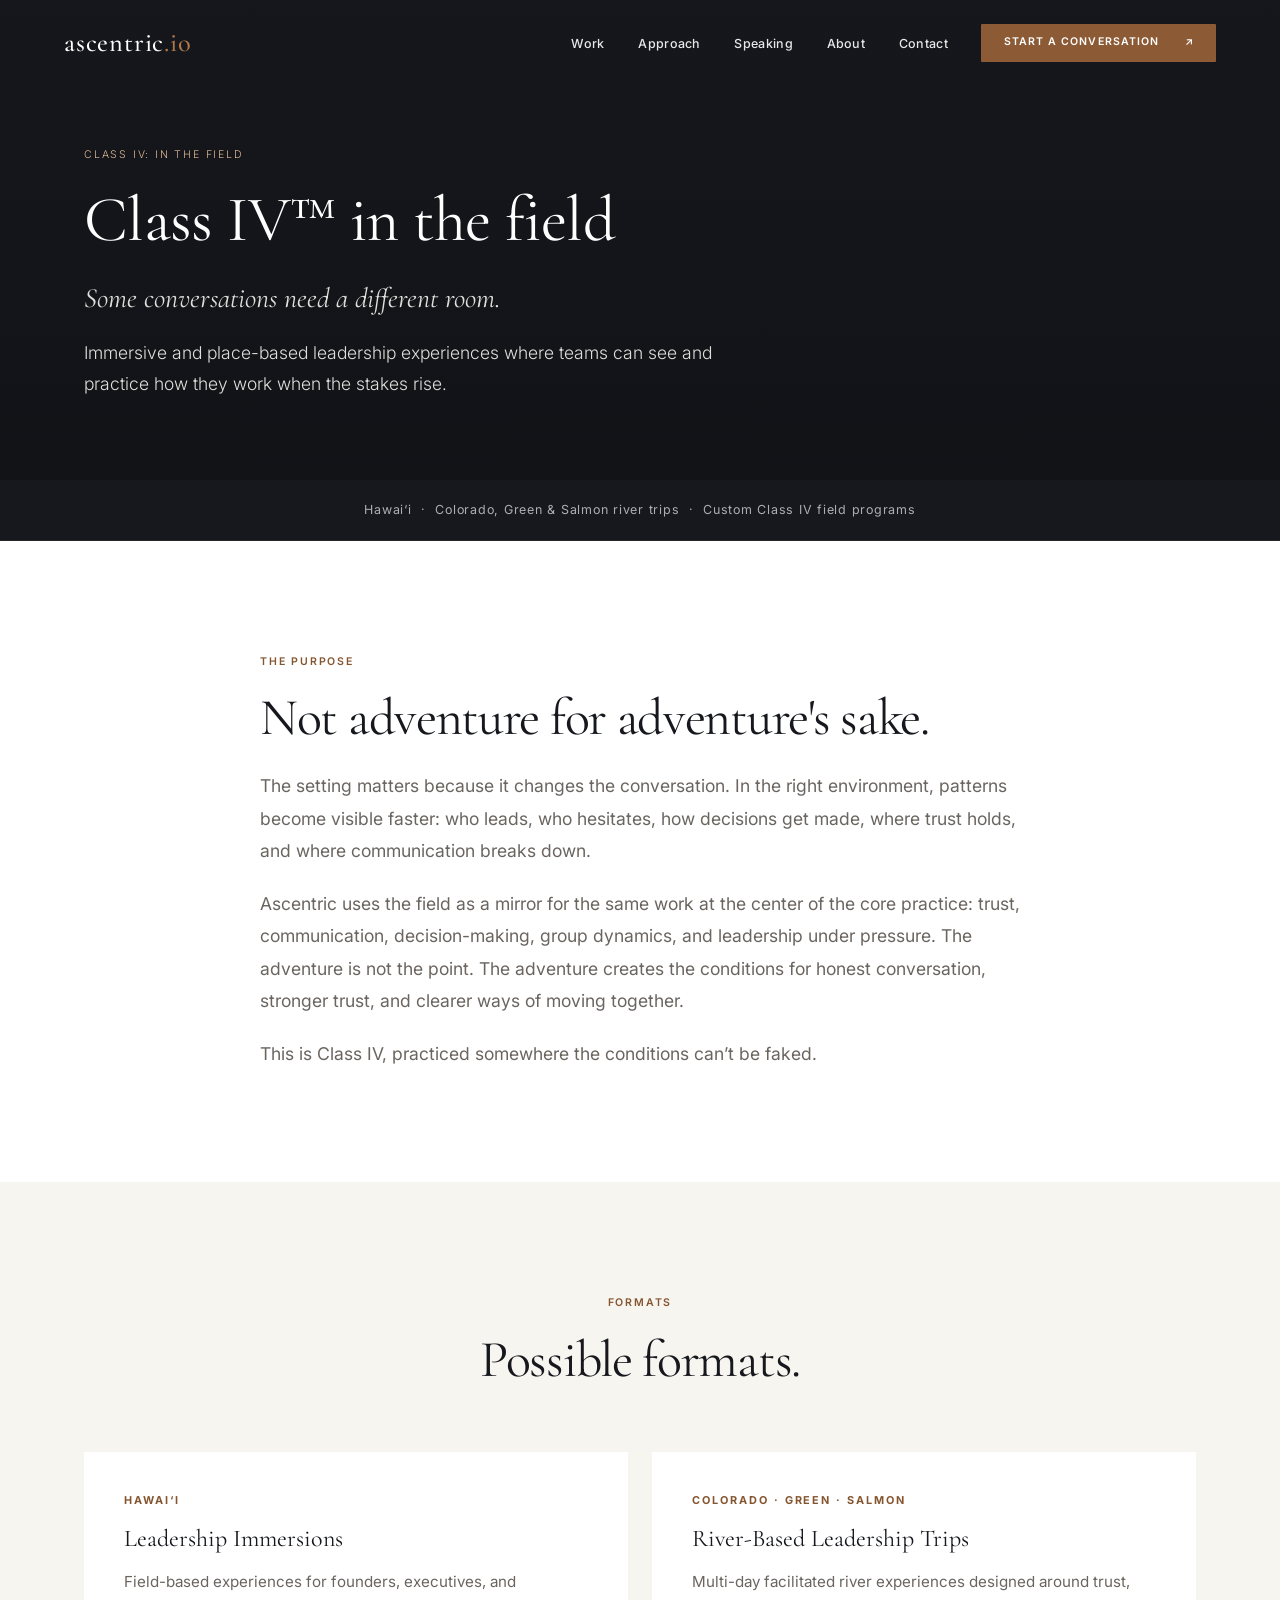
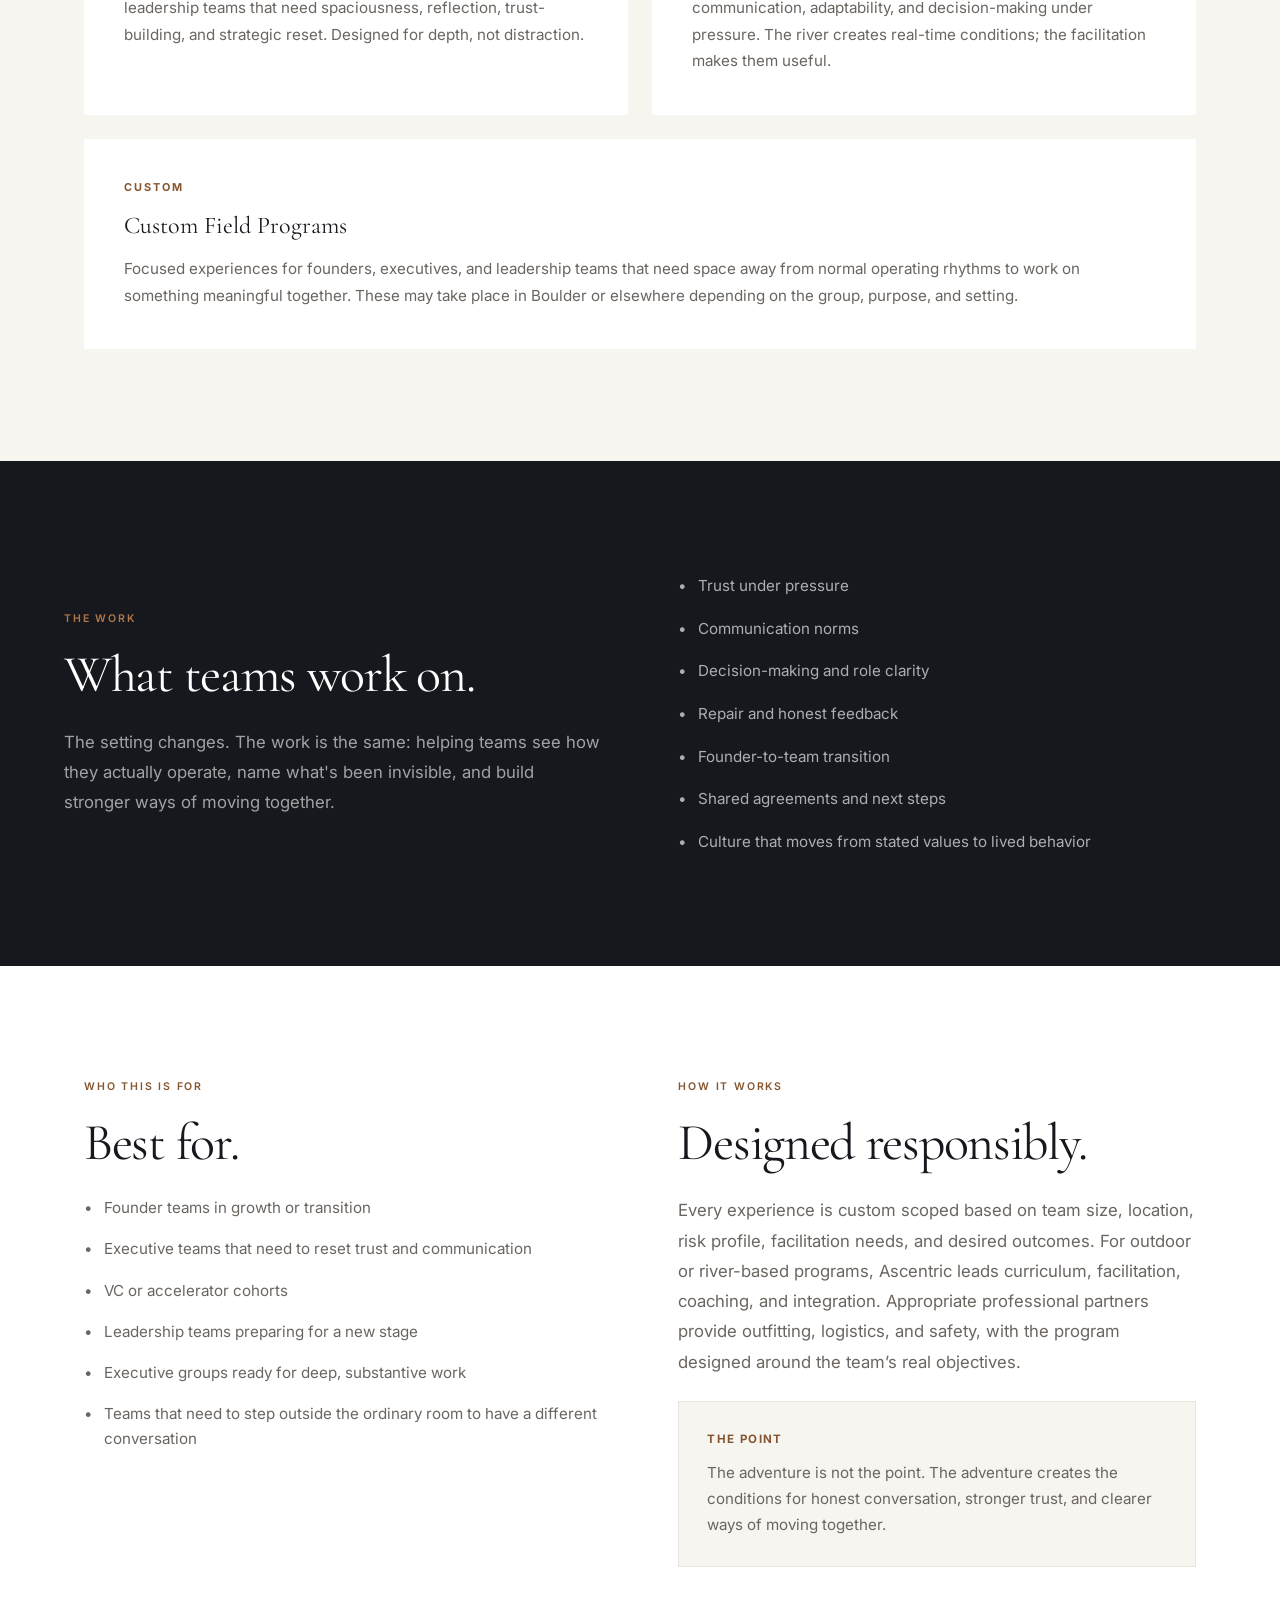
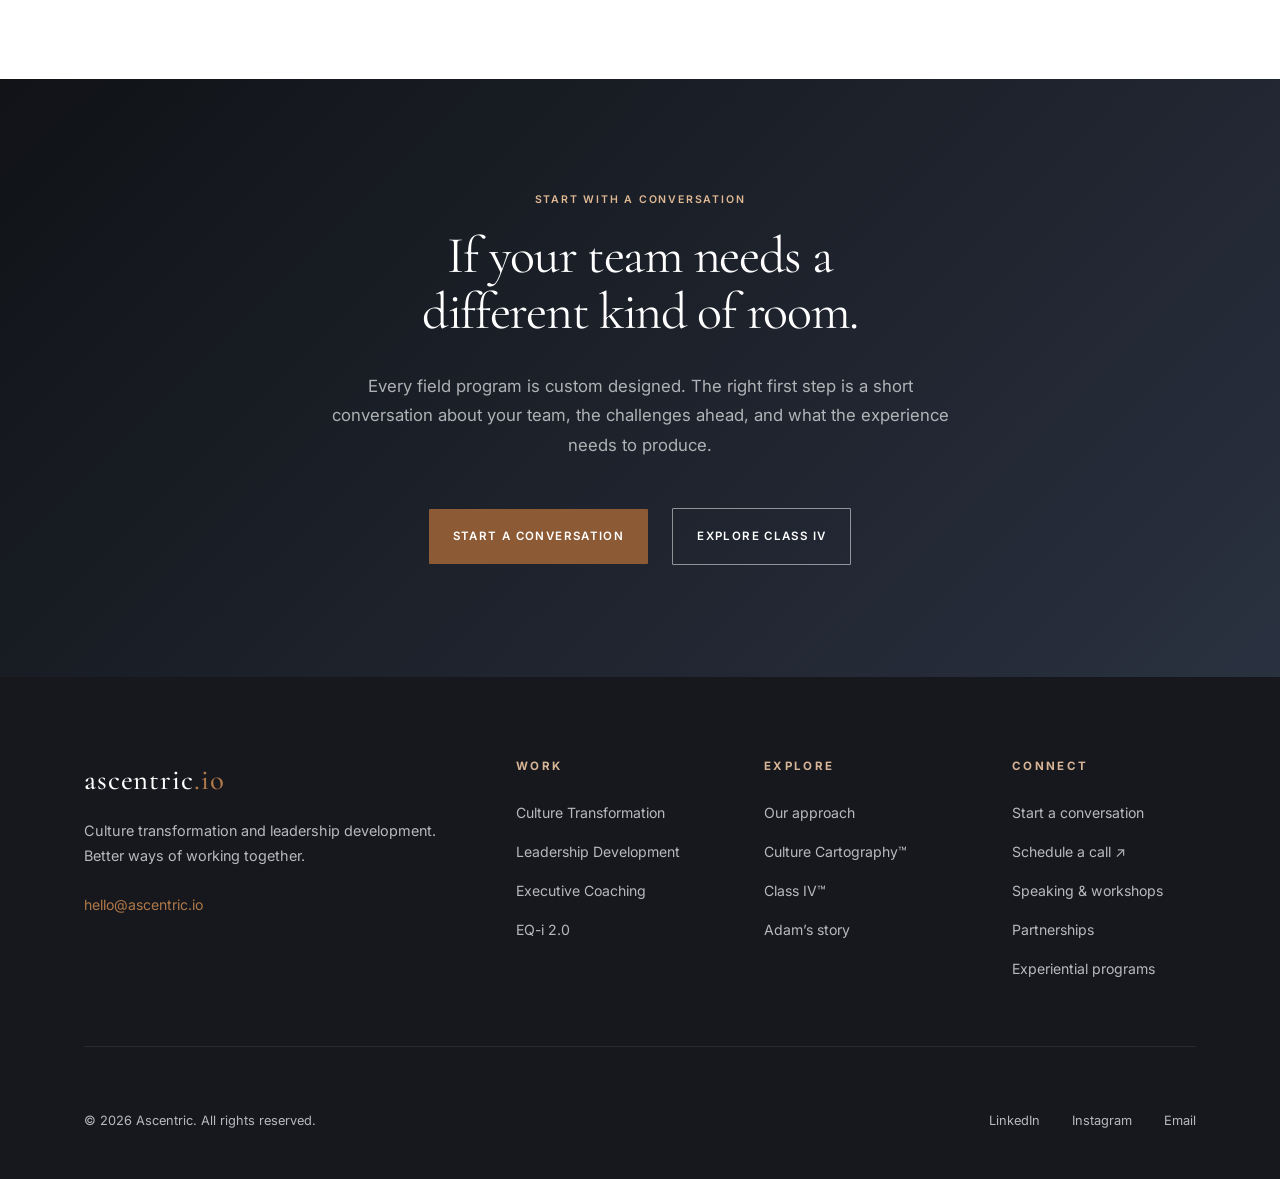
<file: offsites.html>
<!DOCTYPE html>
<html lang="en">
<head>
  <meta charset="UTF-8" />
  <meta name="viewport" content="width=device-width, initial-scale=1.0" />
  <meta name="description" content="Experiential programs where leaders and teams practice trust, communication, and decisions together. A selected field application of Ascentric’s Class IV approach.">
  <title>Class IV™ in the Field | Team &amp; Leadership Programs | Ascentric</title>
<link rel="canonical" href="https://ascentric.io/offsites">
<link rel="icon" href="favicon.ico" sizes="any">
<link rel="icon" type="image/png" sizes="32x32" href="assets/icons/favicon-32.png">
<link rel="icon" type="image/png" sizes="16x16" href="assets/icons/favicon-16.png">
<link rel="apple-touch-icon" sizes="180x180" href="assets/icons/apple-touch-icon.png">
<meta name="theme-color" content="#16181D">
<meta property="og:type" content="website">
<meta property="og:site_name" content="Ascentric">
<meta property="og:locale" content="en_US">
<meta property="og:url" content="https://ascentric.io/offsites">
<meta property="og:title" content="Class IV™ in the Field | Team &amp; Leadership Programs | Ascentric">
<meta property="og:description" content="Experiential programs where leaders and teams practice trust, communication, and decisions together. A selected field application of Ascentric’s Class IV approach.">
<meta property="og:image" content="https://ascentric.io/assets/social/ascentric-share.png">
<meta property="og:image:type" content="image/png">
<meta property="og:image:width" content="1200">
<meta property="og:image:height" content="630">
<meta property="og:image:alt" content="Ascentric. When the stakes get higher, how you work together matters more. Strategy. Culture. Leadership.">
<meta name="twitter:card" content="summary_large_image">
<meta name="twitter:title" content="Class IV™ in the Field | Team &amp; Leadership Programs | Ascentric">
<meta name="twitter:description" content="Experiential programs where leaders and teams practice trust, communication, and decisions together. A selected field application of Ascentric’s Class IV approach.">
<meta name="twitter:image" content="https://ascentric.io/assets/social/ascentric-share.png">
<meta name="twitter:image:alt" content="Ascentric. When the stakes get higher, how you work together matters more. Strategy. Culture. Leadership.">

  <link rel="stylesheet" href="css/styles.css" />
  <link rel="stylesheet" href="css/refinement.css?v=credibility-5" />
  <link rel="preconnect" href="https://fonts.googleapis.com" />
  <link rel="preconnect" href="https://fonts.gstatic.com" crossorigin />
</head>
<body class="refined-page preserved-page">

  <!-- NAVIGATION -->
  <a class="skip-link" href="#main">Skip to content</a>
<nav class="nav" aria-label="Main navigation">
<a href="index.html" class="nav__logo" aria-label="Ascentric home">ascentric<span class="logo-dot-io">.io</span></a>
<ul class="nav__links"><li><a href="services.html">Work</a></li><li><a href="approach.html">Approach</a></li><li><a href="speaking.html">Speaking</a>
</li>
<li>
<a href="about.html">About</a></li><li><a href="contact.html">Contact</a></li><li><a href="contact.html" class="nav__cta">Start a conversation <span aria-hidden="true">↗</span></a></li></ul>
<button class="nav__toggle" aria-label="Open menu" aria-expanded="false" aria-controls="mobile-menu"><span></span><span></span><span></span></button>
</nav>
<div class="nav__mobile" id="mobile-menu" aria-label="Mobile navigation" hidden inert><a href="services.html">Work</a><a href="approach.html">Approach</a><a href="speaking.html">Speaking</a>
<a href="about.html">About</a><a href="contact.html">Contact</a><a href="contact.html" class="nav__mobile-cta">Start a conversation</a></div>
<main id="main" tabindex="-1">

  <!-- EDITABLE: Hero Section -->
  <div class="page-hero">
    <div class="page-hero__bg" style="background-image: url('https://images.unsplash.com/photo-1506905925346-21bda4d32df4?w=1600&q=80');"></div>
    <div class="page-hero__inner">
      <p class="eyebrow">Class IV: In the Field</p>
      <h1 class="display-lg">Class IV™ in the field</h1>
      <p class="civ-hero-sub">Some conversations need a different room.</p>
      <p>
        Immersive and place-based leadership experiences where teams can see and practice how
        they work when the stakes rise.
      </p>
    </div>
  </div>

  <!-- Location strip -->
  <div style="background: var(--dark); padding: 1.25rem var(--section-h); border-bottom: 1px solid rgba(255,255,255,0.06);">
    <div style="max-width: var(--container); margin: 0 auto; text-align: center;">
      <p style="font-size: 0.78rem; color: rgba(255,255,255,0.65); letter-spacing: 0.06em;">
        Hawai&lsquo;i &nbsp;&middot;&nbsp; Colorado, Green &amp; Salmon river trips &nbsp;&middot;&nbsp; Custom Class IV field programs
      </p>
    </div>
  </div>

  <!-- EDITABLE: Purpose Section -->
  <div style="background: var(--white);">
    <div class="section">
      <div style="max-width: 760px; margin: 0 auto;">
        <p class="eyebrow reveal">The Purpose</p>
        <h2 class="display-md reveal reveal-delay-1" style="color: var(--dark); margin: 1rem 0 1.5rem;">
          Not adventure for adventure's sake.
        </h2>
        <p class="reveal reveal-delay-2" style="font-size: 1.1rem; line-height: 1.85; color: var(--text-muted); margin-bottom: 1.25rem;">
          The setting matters because it changes the conversation. In the right environment,
          patterns become visible faster: who leads, who hesitates, how decisions get made,
          where trust holds, and where communication breaks down.
        </p>
        <p class="reveal reveal-delay-2" style="font-size: 1.1rem; line-height: 1.85; color: var(--text-muted); margin-bottom: 1.25rem;">
          Ascentric uses the field as a mirror for the same work at the center of the core
          practice: trust, communication, decision-making, group dynamics, and leadership under
          pressure. The adventure is not the point. The adventure creates the conditions for
          honest conversation, stronger trust, and clearer ways of moving together.
        </p>
        <p class="reveal reveal-delay-3" style="font-size: 1.1rem; line-height: 1.85; color: var(--text-muted);">
          This is Class IV, practiced somewhere the conditions can&rsquo;t be faked.
        </p>
      </div>
    </div>
  </div>

  <!-- EDITABLE: Offsites Format Cards -->
  <div style="background: var(--cream);">
    <div class="section">
      <div style="text-align: center; margin-bottom: 4rem;">
        <p class="eyebrow reveal">Formats</p>
        <h2 class="display-md reveal reveal-delay-1" style="color: var(--dark); margin-top: 1rem;">Possible formats.</h2>
      </div>
      <div class="two-col-grid" style="gap: 1.5rem;">

        <div class="reveal" style="background: var(--white); padding: 2.5rem;">
          <p style="font-size: 0.68rem; font-weight: 700; letter-spacing: 0.18em; text-transform: uppercase; color: var(--accent-ink); margin-bottom: 1rem;">Hawai&lsquo;i</p>
          <h3 style="font-family: var(--font-display); font-size: 1.5rem; color: var(--dark); font-weight: 400; margin-bottom: 1rem;">Leadership Immersions</h3>
          <p style="font-size: 0.95rem; color: var(--text-muted); line-height: 1.75; margin: 0;">
            Field-based experiences for founders, executives, and leadership teams that need
            spaciousness, reflection, trust-building, and strategic reset. Designed for depth,
            not distraction.
          </p>
        </div>

        <div class="reveal reveal-delay-1" style="background: var(--white); padding: 2.5rem;">
          <p style="font-size: 0.68rem; font-weight: 700; letter-spacing: 0.18em; text-transform: uppercase; color: var(--accent-ink); margin-bottom: 1rem;">Colorado &middot; Green &middot; Salmon</p>
          <h3 style="font-family: var(--font-display); font-size: 1.5rem; color: var(--dark); font-weight: 400; margin-bottom: 1rem;">River-Based Leadership Trips</h3>
          <p style="font-size: 0.95rem; color: var(--text-muted); line-height: 1.75; margin: 0;">
            Multi-day facilitated river experiences designed around trust, communication,
            adaptability, and decision-making under pressure. The river creates real-time
            conditions; the facilitation makes them useful.
          </p>
        </div>

        <div class="reveal reveal-delay-2 grid-span-2" style="background: var(--white); padding: 2.5rem;">
          <p style="font-size: 0.68rem; font-weight: 700; letter-spacing: 0.18em; text-transform: uppercase; color: var(--accent-ink); margin-bottom: 1rem;">Custom</p>
          <h3 style="font-family: var(--font-display); font-size: 1.5rem; color: var(--dark); font-weight: 400; margin-bottom: 1rem;">Custom Field Programs</h3>
          <p style="font-size: 0.95rem; color: var(--text-muted); line-height: 1.75; margin: 0;">
            Focused experiences for founders, executives, and leadership teams that need space
            away from normal operating rhythms to work on something meaningful together.
            These may take place in Boulder or elsewhere depending on the group, purpose,
            and setting.
          </p>
        </div>

      </div>
    </div>
  </div>

  <!-- EDITABLE: What Teams Work On -->
  <div style="background: var(--dark); color: var(--white); padding: var(--section-v) var(--section-h);">
    <div class="two-col-grid" style="max-width: var(--container); margin: 0 auto; gap: clamp(2.5rem, 6vw, 5rem); align-items: center;">
      <div>
        <p class="eyebrow reveal" style="color: var(--amber);">The Work</p>
        <h2 class="display-md reveal reveal-delay-1" style="color: var(--white); margin: 1rem 0 1.5rem;">What teams work on.</h2>
        <p class="reveal reveal-delay-2" style="font-size: 1.05rem; line-height: 1.8; color: rgba(255,255,255,0.6);">
          The setting changes. The work is the same: helping teams see how they actually operate,
          name what's been invisible, and build stronger ways of moving together.
        </p>
      </div>
      <div class="reveal reveal-delay-1">
        <ul style="display: flex; flex-direction: column; gap: 1.1rem;">
          <li style="font-size: 0.95rem; color: rgba(255,255,255,0.65); display: flex; gap: 0.75rem; align-items: flex-start; line-height: 1.65;"><span aria-hidden="true" style="color: currentColor; flex-shrink: 0;">•</span>Trust under pressure</li>
          <li style="font-size: 0.95rem; color: rgba(255,255,255,0.65); display: flex; gap: 0.75rem; align-items: flex-start; line-height: 1.65;"><span aria-hidden="true" style="color: currentColor; flex-shrink: 0;">•</span>Communication norms</li>
          <li style="font-size: 0.95rem; color: rgba(255,255,255,0.65); display: flex; gap: 0.75rem; align-items: flex-start; line-height: 1.65;"><span aria-hidden="true" style="color: currentColor; flex-shrink: 0;">•</span>Decision-making and role clarity</li>
          <li style="font-size: 0.95rem; color: rgba(255,255,255,0.65); display: flex; gap: 0.75rem; align-items: flex-start; line-height: 1.65;"><span aria-hidden="true" style="color: currentColor; flex-shrink: 0;">•</span>Repair and honest feedback</li>
          <li style="font-size: 0.95rem; color: rgba(255,255,255,0.65); display: flex; gap: 0.75rem; align-items: flex-start; line-height: 1.65;"><span aria-hidden="true" style="color: currentColor; flex-shrink: 0;">•</span>Founder-to-team transition</li>
          <li style="font-size: 0.95rem; color: rgba(255,255,255,0.65); display: flex; gap: 0.75rem; align-items: flex-start; line-height: 1.65;"><span aria-hidden="true" style="color: currentColor; flex-shrink: 0;">•</span>Shared agreements and next steps</li>
          <li style="font-size: 0.95rem; color: rgba(255,255,255,0.65); display: flex; gap: 0.75rem; align-items: flex-start; line-height: 1.65;"><span aria-hidden="true" style="color: currentColor; flex-shrink: 0;">•</span>Culture that moves from stated values to lived behavior</li>
        </ul>
      </div>
    </div>
  </div>

  <!-- EDITABLE: Best For + Responsibility Note -->
  <div style="background: var(--white);">
    <div class="section">
      <div class="two-col-grid" style="gap: clamp(2.5rem, 6vw, 5rem); align-items: start;">

        <div>
          <p class="eyebrow reveal">Who This Is For</p>
          <h2 class="display-md reveal reveal-delay-1" style="color: var(--dark); margin: 1rem 0 1.5rem;">Best for.</h2>
          <ul style="display: flex; flex-direction: column; gap: 1rem;">
            <li class="reveal" style="font-size: 0.95rem; color: var(--text-muted); display: flex; gap: 0.75rem; align-items: flex-start; line-height: 1.65;"><span aria-hidden="true" style="color: currentColor; flex-shrink: 0;">•</span>Founder teams in growth or transition</li>
            <li class="reveal reveal-delay-1" style="font-size: 0.95rem; color: var(--text-muted); display: flex; gap: 0.75rem; align-items: flex-start; line-height: 1.65;"><span aria-hidden="true" style="color: currentColor; flex-shrink: 0;">•</span>Executive teams that need to reset trust and communication</li>
            <li class="reveal reveal-delay-1" style="font-size: 0.95rem; color: var(--text-muted); display: flex; gap: 0.75rem; align-items: flex-start; line-height: 1.65;"><span aria-hidden="true" style="color: currentColor; flex-shrink: 0;">•</span>VC or accelerator cohorts</li>
            <li class="reveal reveal-delay-2" style="font-size: 0.95rem; color: var(--text-muted); display: flex; gap: 0.75rem; align-items: flex-start; line-height: 1.65;"><span aria-hidden="true" style="color: currentColor; flex-shrink: 0;">•</span>Leadership teams preparing for a new stage</li>
            <li class="reveal reveal-delay-2" style="font-size: 0.95rem; color: var(--text-muted); display: flex; gap: 0.75rem; align-items: flex-start; line-height: 1.65;"><span aria-hidden="true" style="color: currentColor; flex-shrink: 0;">•</span>Executive groups ready for deep, substantive work</li>
            <li class="reveal reveal-delay-3" style="font-size: 0.95rem; color: var(--text-muted); display: flex; gap: 0.75rem; align-items: flex-start; line-height: 1.65;"><span aria-hidden="true" style="color: currentColor; flex-shrink: 0;">•</span>Teams that need to step outside the ordinary room to have a different conversation</li>
          </ul>
        </div>

        <div>
          <p class="eyebrow reveal">How It Works</p>
          <h2 class="display-md reveal reveal-delay-1" style="color: var(--dark); margin: 1rem 0 1.5rem;">Designed responsibly.</h2>
          <p class="reveal reveal-delay-2" style="font-size: 1.05rem; line-height: 1.8; color: var(--text-muted); margin-bottom: 1.5rem;">
            Every experience is custom scoped based on team size, location, risk profile,
            facilitation needs, and desired outcomes. For outdoor or river-based programs,
            Ascentric leads curriculum, facilitation, coaching, and integration. Appropriate professional partners provide outfitting, logistics, and safety, with the program designed around the team’s real objectives.
          </p>
          <div class="reveal reveal-delay-3" style="border: 1px solid var(--stone); padding: 1.75rem; background: var(--cream);">
            <p style="font-size: 0.72rem; font-weight: 700; letter-spacing: 0.12em; text-transform: uppercase; color: var(--accent-ink); margin-bottom: 0.75rem;">The Point</p>
            <p style="font-size: 0.95rem; color: var(--text-muted); line-height: 1.7; margin: 0;">
              The adventure is not the point. The adventure creates the conditions for honest
              conversation, stronger trust, and clearer ways of moving together.
            </p>
          </div>
        </div>

      </div>
    </div>
  </div>

  <!-- EDITABLE: Final CTA -->
  <div class="cta-section">
    <div class="cta-section__bg"></div>
    <div class="cta-section__overlay"></div>
    <div class="cta-section__inner">
      <p class="eyebrow reveal">Start with a Conversation</p>
      <h2 class="display-md reveal reveal-delay-1">If your team needs a different kind of room.</h2>
      <p class="reveal reveal-delay-2">
        Every field program is custom designed. The right first step is a short conversation about
        your team, the challenges ahead, and what the experience needs to produce.
      </p>
      <div class="cta-section__actions reveal reveal-delay-3">
        <a href="https://tidycal.com/ascentric" target="_blank" rel="noopener" class="btn btn--primary btn--lg">Start a Conversation</a>
        <a href="class-iv.html" class="btn btn--outline btn--lg">Explore Class IV</a>
      </div>
    </div>
  </div>

  </main>
  <!-- FOOTER -->
  <footer class="footer"><div class="footer__inner"><div class="footer__top">
<div><a href="index.html" class="footer__brand-name" aria-label="Ascentric home">ascentric<span class="logo-dot-io">.io</span></a><p class="footer__brand-desc">Culture transformation and leadership development.<br> Better ways of working together.</p><a href="mailto:hello@ascentric.io" class="footer__email">hello@ascentric.io</a></div>
<div class="footer__col"><p class="footer__col-title">Work</p><ul><li><a href="services.html#culture">Culture Transformation</a></li><li><a href="services.html#leadership-development">Leadership Development</a></li><li><a href="services.html#coaching">Executive Coaching</a></li><li><a href="services.html#eq-i">EQ-i 2.0</a></li></ul></div>
<div class="footer__col"><p class="footer__col-title">Explore</p><ul><li><a href="approach.html">Our approach</a></li><li><a href="culture-cartography.html">Culture Cartography™</a></li><li><a href="class-iv.html">Class IV™</a></li><li><a href="about.html">Adam’s story</a></li></ul></div>
<div class="footer__col"><p class="footer__col-title">Connect</p><ul><li><a href="contact.html">Start a conversation</a></li><li><a href="https://tidycal.com/ascentric" target="_blank" rel="noopener">Schedule a call ↗</a></li><li><a href="speaking.html">Speaking &amp; workshops</a></li><li><a href="contact.html#partnerships">Partnerships</a></li><li><a href="offsites.html">Experiential programs</a></li></ul></div>
</div><div class="footer__bottom"><p class="footer__copy">&copy; 2026 Ascentric. All rights reserved.</p><div class="footer__social"><a href="https://linkedin.com/in/adamaronovitz" target="_blank" rel="noopener">LinkedIn</a><a href="https://instagram.com/ascentric.io" target="_blank" rel="noopener">Instagram</a><a href="mailto:hello@ascentric.io">Email</a></div></div></div></footer>

  <script src="js/main.js?v=credibility-5"></script>
</body>
</html>
</file>
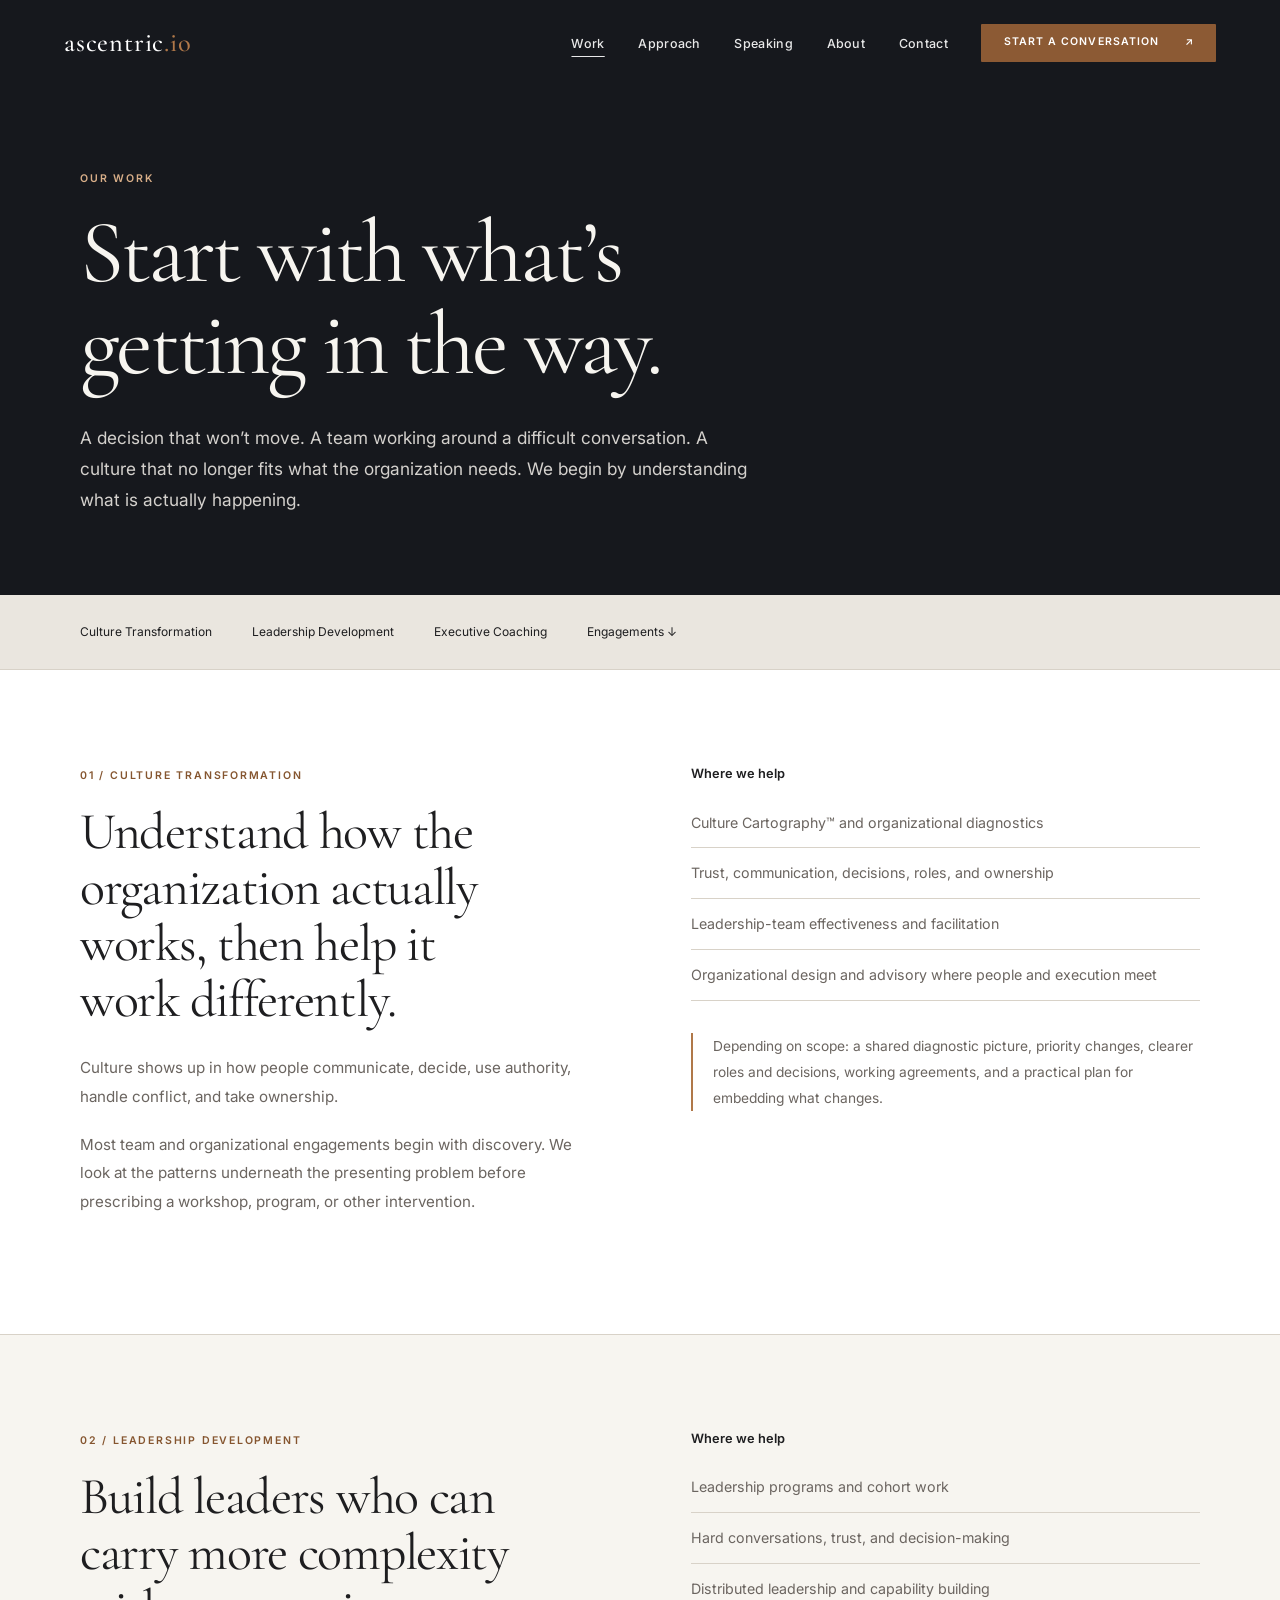
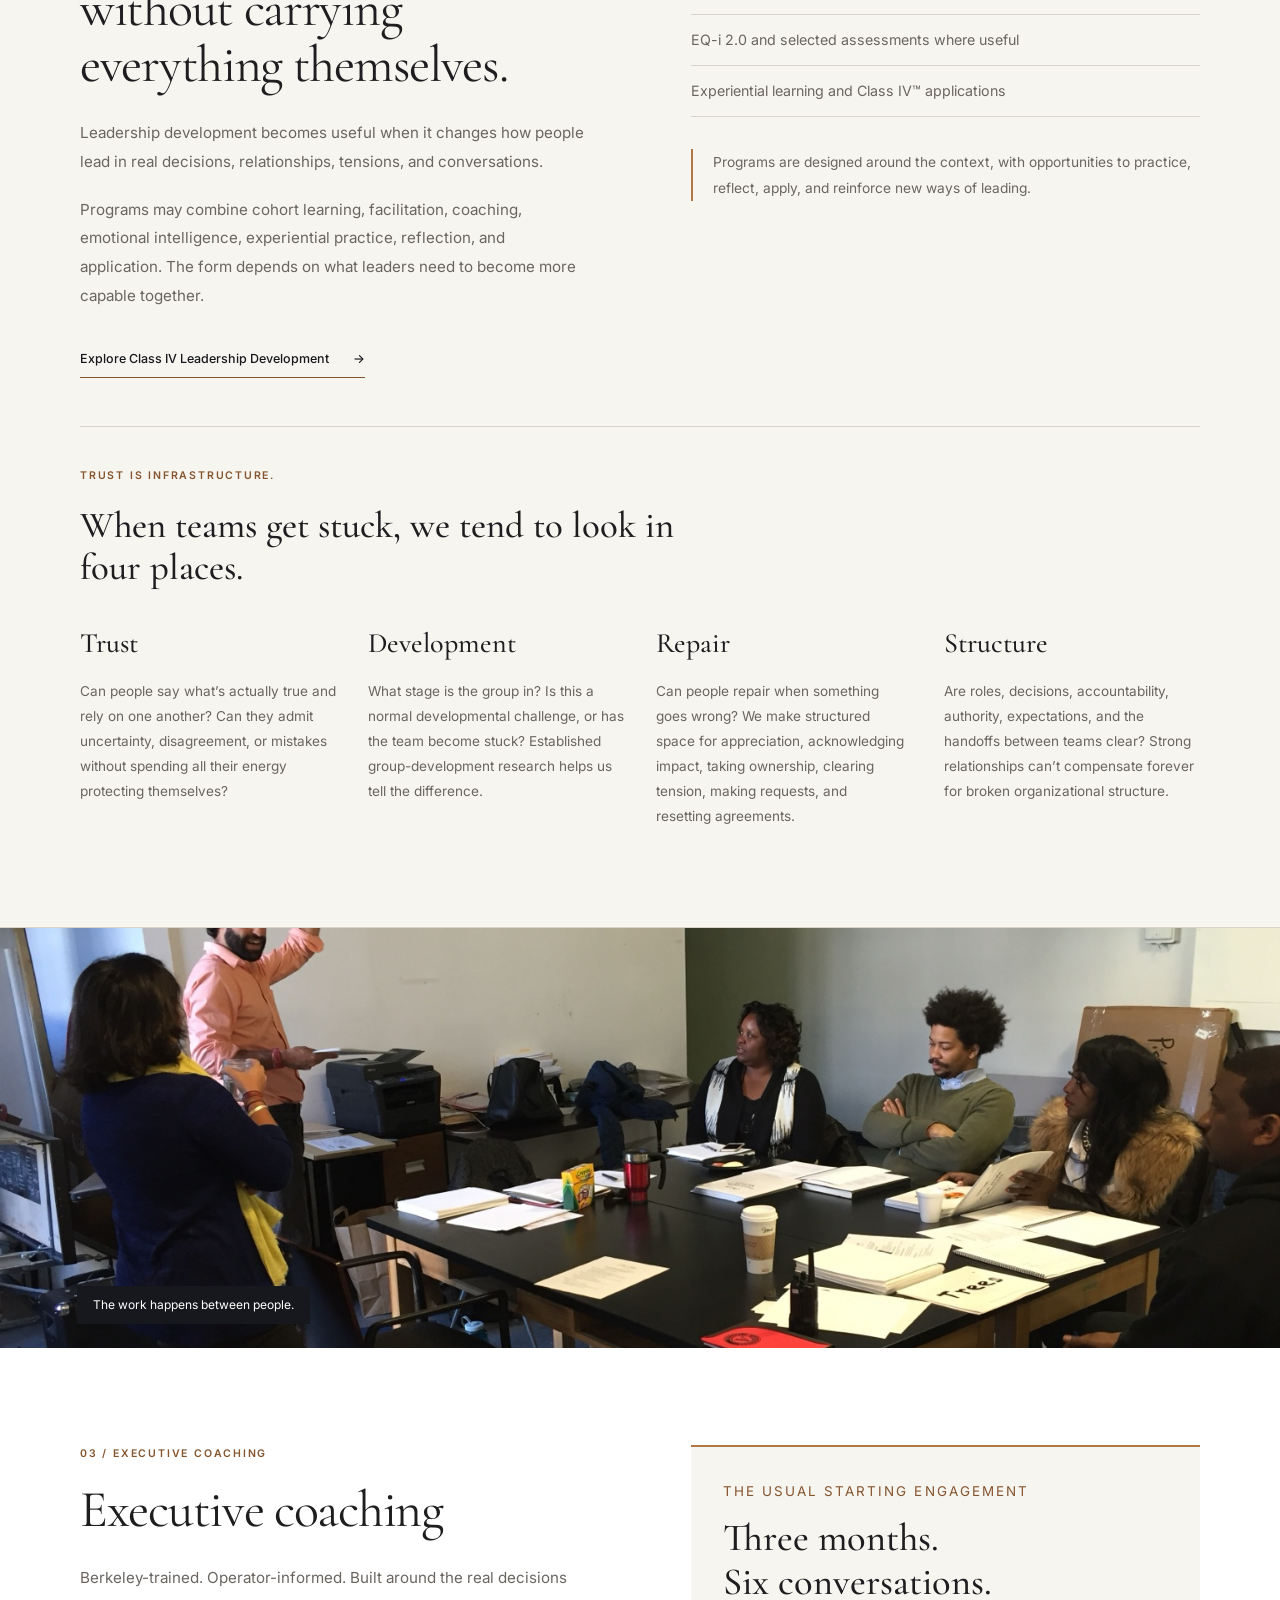
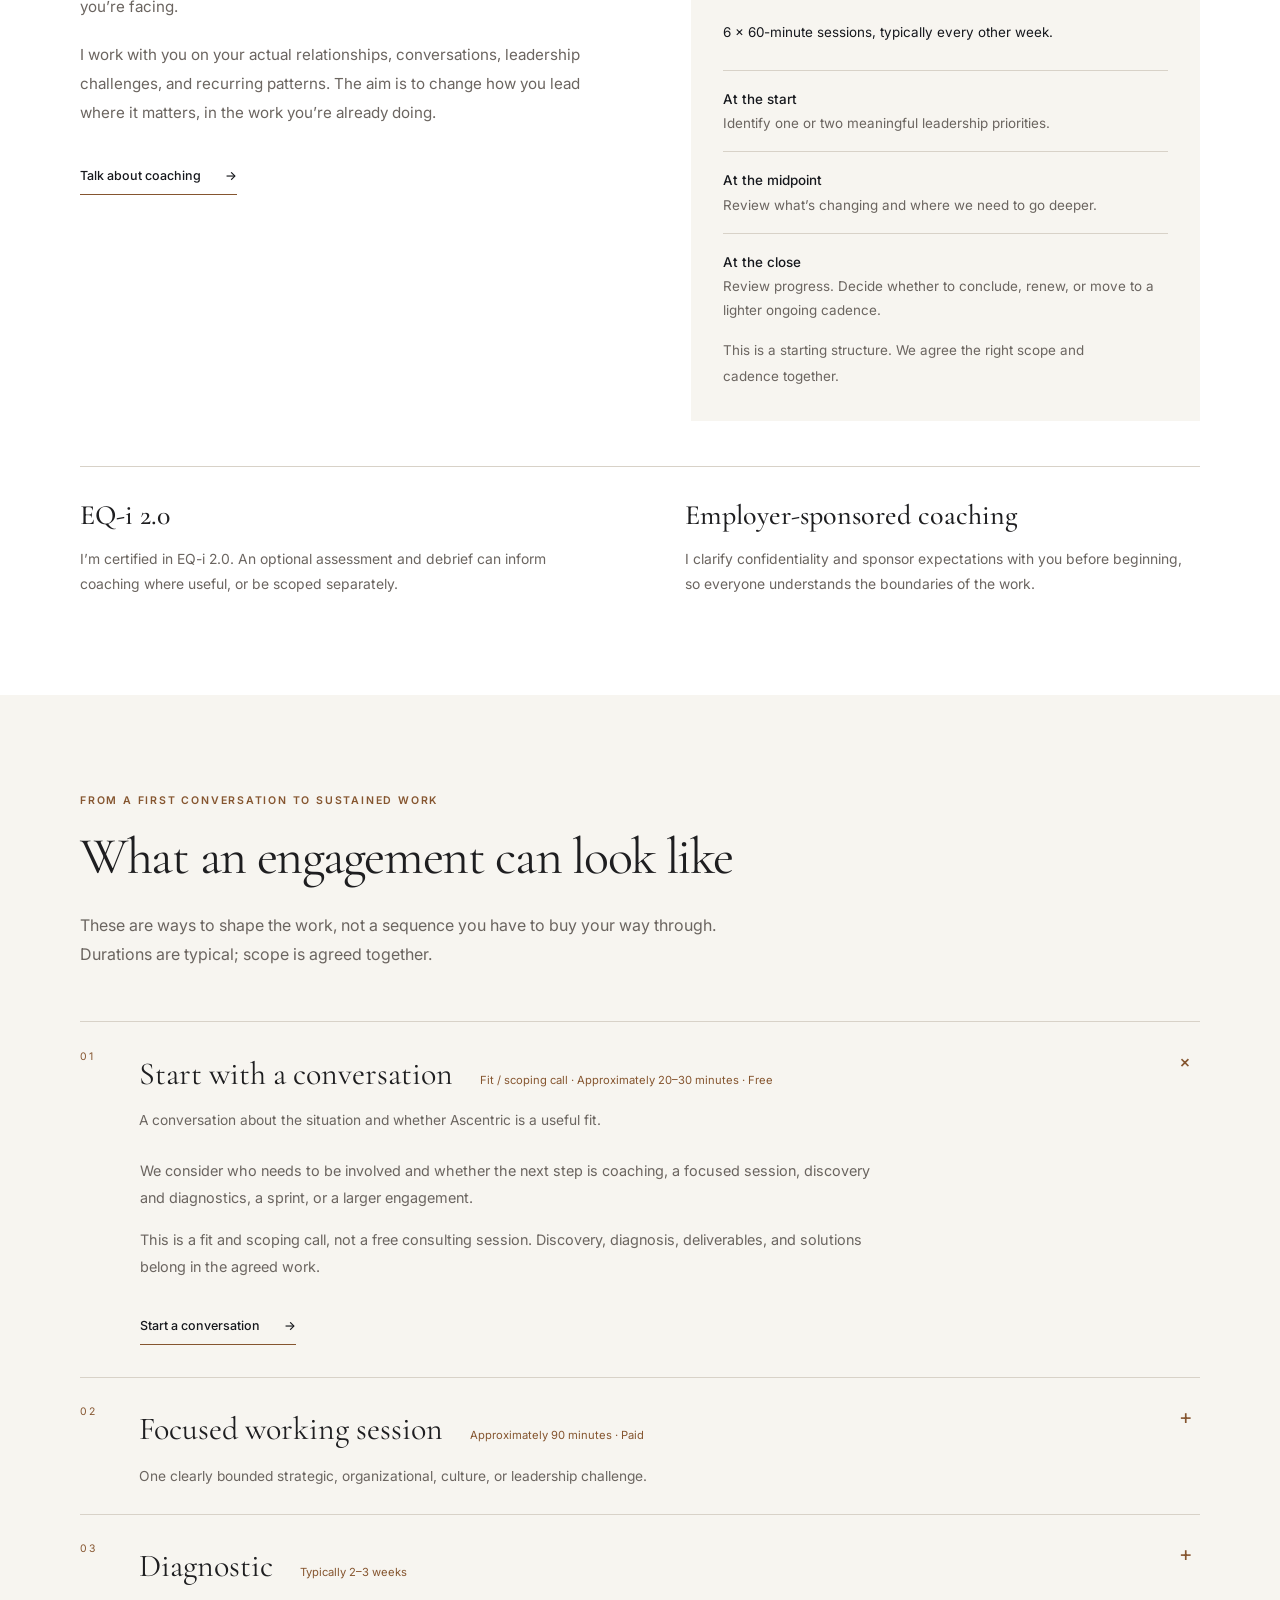
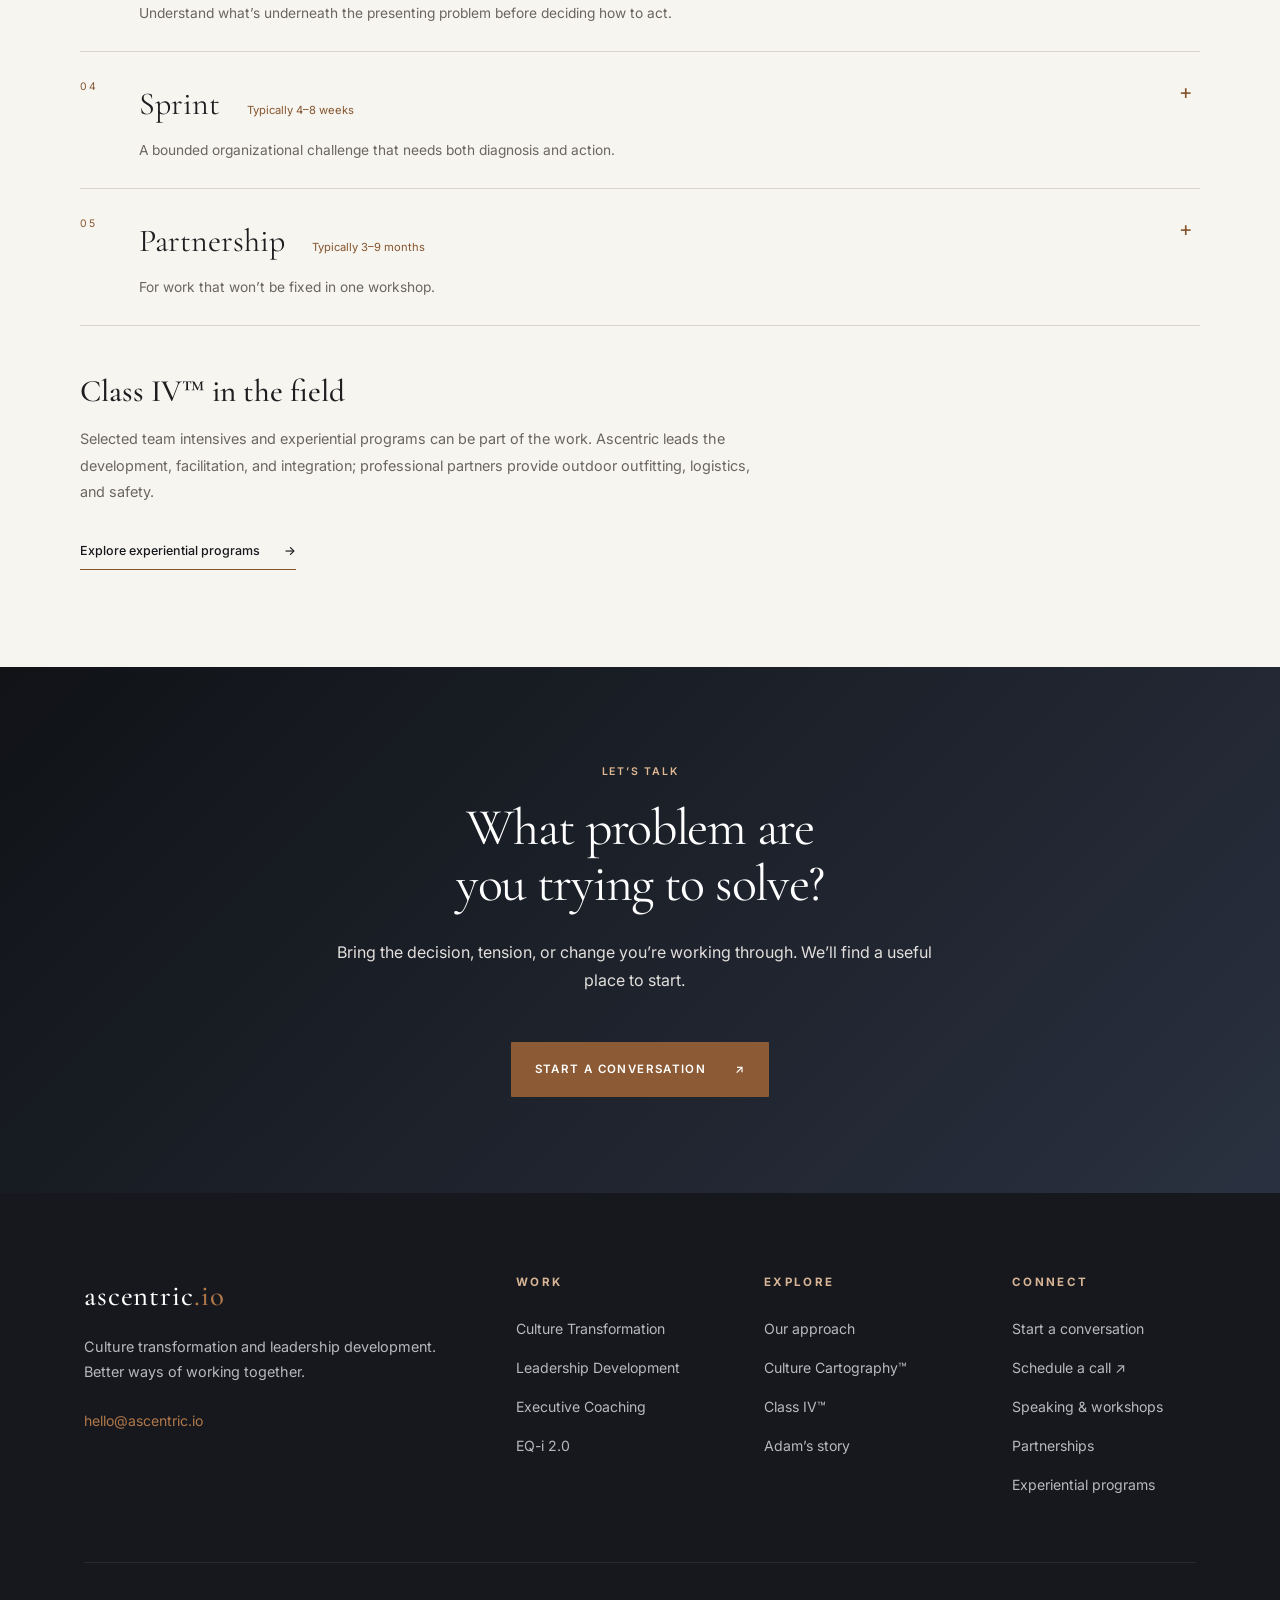
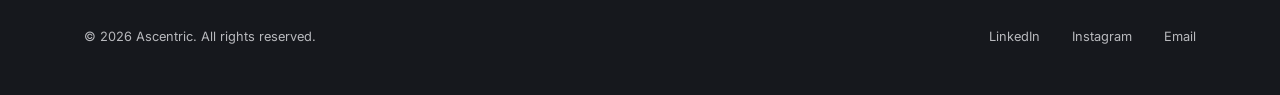
<file: services.html>
<!DOCTYPE html>
<html lang="en">
<head>
<meta charset="UTF-8">
<meta name="viewport" content="width=device-width, initial-scale=1">
<meta name="description" content="Culture transformation, leadership development, and executive coaching grounded in discovery, diagnostics, and the real work of leading.">
<title>Culture Transformation &amp; Leadership Development | Ascentric</title>
<link rel="canonical" href="https://ascentric.io/work">
<link rel="icon" href="favicon.ico" sizes="any">
<link rel="icon" type="image/png" sizes="32x32" href="assets/icons/favicon-32.png">
<link rel="icon" type="image/png" sizes="16x16" href="assets/icons/favicon-16.png">
<link rel="apple-touch-icon" sizes="180x180" href="assets/icons/apple-touch-icon.png">
<meta name="theme-color" content="#16181D">
<meta property="og:type" content="website">
<meta property="og:site_name" content="Ascentric">
<meta property="og:locale" content="en_US">
<meta property="og:url" content="https://ascentric.io/work">
<meta property="og:title" content="Culture Transformation &amp; Leadership Development | Ascentric">
<meta property="og:description" content="Culture transformation, leadership development, and executive coaching grounded in discovery, diagnostics, and the real work of leading.">
<meta property="og:image" content="https://ascentric.io/assets/social/ascentric-share.png">
<meta property="og:image:type" content="image/png">
<meta property="og:image:width" content="1200">
<meta property="og:image:height" content="630">
<meta property="og:image:alt" content="Ascentric. When the stakes get higher, how you work together matters more. Strategy. Culture. Leadership.">
<meta name="twitter:card" content="summary_large_image">
<meta name="twitter:title" content="Culture Transformation &amp; Leadership Development | Ascentric">
<meta name="twitter:description" content="Culture transformation, leadership development, and executive coaching grounded in discovery, diagnostics, and the real work of leading.">
<meta name="twitter:image" content="https://ascentric.io/assets/social/ascentric-share.png">
<meta name="twitter:image:alt" content="Ascentric. When the stakes get higher, how you work together matters more. Strategy. Culture. Leadership.">

<link rel="preconnect" href="https://fonts.googleapis.com">
<link rel="preconnect" href="https://fonts.gstatic.com" crossorigin>
<link rel="stylesheet" href="css/styles.css">
<link rel="stylesheet" href="css/refinement.css?v=credibility-5">
</head>
<body class="refined-page ">
<a class="skip-link" href="#main">Skip to content</a>
<nav class="nav" aria-label="Main navigation">
<a href="index.html" class="nav__logo" aria-label="Ascentric home">ascentric<span class="logo-dot-io">.io</span>
</a>
<ul class="nav__links">
<li>
<a href="services.html">Work</a>
</li>
<li>
<a href="approach.html">Approach</a>
</li>
<li>
<a href="speaking.html">Speaking</a>
</li>
<li>
<a href="about.html">About</a>
</li>
<li>
<a href="contact.html">Contact</a>
</li>
<li>
<a href="contact.html" class="nav__cta">Start a conversation <span aria-hidden="true">↗</span>
</a>
</li>
</ul>
<button class="nav__toggle" aria-label="Open menu" aria-expanded="false" aria-controls="mobile-menu">
<span>
</span>
<span>
</span>
<span>
</span>
</button>
</nav>
<div class="nav__mobile" id="mobile-menu" aria-label="Mobile navigation" hidden inert>
<a href="services.html">Work</a>
<a href="approach.html">Approach</a>
<a href="speaking.html">Speaking</a>
<a href="about.html">About</a>
<a href="contact.html">Contact</a>
<a href="contact.html" class="nav__mobile-cta">Start a conversation</a>
</div>
<main id="main" tabindex="-1">
<header class="editorial-hero">
<div class="section-shell">
<p class="eyebrow">Our work</p>
<h1>Start with what’s<br>getting in the way.</h1>
<p class="lead">A decision that won’t move. A team working around a difficult conversation. A culture that no longer fits what the organization needs. We begin by understanding what is actually happening.</p>
</div>
</header>
<nav class="page-jump" aria-label="Explore the work">
<div class="section-shell">
<a href="#culture">Culture Transformation</a>
<a href="#leadership-development">Leadership Development</a>
<a href="#coaching">Executive Coaching</a>
<a href="#engagements">Engagements ↓</a>
</div>
</nav>
<section class="work-practice" id="culture">
<div class="section-shell">
<div class="editorial-split">
<div>
<p class="eyebrow">01 / Culture Transformation</p>
<h2>Understand how the organization actually works, then help it work differently.</h2>
<p class="lead">Culture shows up in how people communicate, decide, use authority, handle conflict, and take ownership.</p>
<p>Most team and organizational engagements begin with discovery. We look at the patterns underneath the presenting problem before prescribing a workshop, program, or other intervention.</p>
</div>
<div class="work-detail">
<h3>Where we help</h3>
<ul class="line-list">
<li>Culture Cartography™ and organizational diagnostics</li>
<li>Trust, communication, decisions, roles, and ownership</li>
<li>Leadership-team effectiveness and facilitation</li>
<li>Organizational design and advisory where people and execution meet</li>
</ul>
<p class="work-outcome">Depending on scope: a shared diagnostic picture, priority changes, clearer roles and decisions, working agreements, and a practical plan for embedding what changes.</p>
</div>
</div>
</div>
</section>
<section class="work-practice work-practice--culture" id="leadership-development">
<div class="section-shell">
<div class="editorial-split">
<div>
<p class="eyebrow">02 / Leadership Development</p>
<h2>Build leaders who can carry more complexity without carrying everything themselves.</h2>
<p class="lead">Leadership development becomes useful when it changes how people lead in real decisions, relationships, tensions, and conversations.</p>
<p>Programs may combine cohort learning, facilitation, coaching, emotional intelligence, experiential practice, reflection, and application. The form depends on what leaders need to become more capable together.</p>
<a class="text-link" href="class-iv-leadership.html">Explore Class IV Leadership Development <span aria-hidden="true">→</span></a>
</div>
<div class="work-detail">
<h3>Where we help</h3>
<ul class="line-list">
<li>Leadership programs and cohort work</li>
<li>Hard conversations, trust, and decision-making</li>
<li>Distributed leadership and capability building</li>
<li>EQ-i 2.0 and selected assessments where useful</li>
<li>Experiential learning and Class IV™ applications</li>
</ul>
<p class="work-outcome">Programs are designed around the context, with opportunities to practice, reflect, apply, and reinforce new ways of leading.</p>
</div>
</div>
<div class="team-attention">
<p class="eyebrow">Trust is infrastructure.</p>
<h3>When teams get stuck, we tend to look in four places.</h3>
<div class="attention-grid">
<article>
<h4>Trust</h4>
<p>Can people say what’s actually true and rely on one another? Can they admit uncertainty, disagreement, or mistakes without spending all their energy protecting themselves?</p>
</article>
<article>
<h4>Development</h4>
<p>What stage is the group in? Is this a normal developmental challenge, or has the team become stuck? Established group-development research helps us tell the difference.</p>
</article>
<article>
<h4>Repair</h4>
<p>Can people repair when something goes wrong? We make structured space for appreciation, acknowledging impact, taking ownership, clearing tension, making requests, and resetting agreements.</p>
</article>
<article>
<h4>Structure</h4>
<p>Are roles, decisions, accountability, authority, expectations, and the handoffs between teams clear? Strong relationships can’t compensate forever for broken organizational structure.</p>
</article>
</div>
</div>
</div>
</section>
<figure class="work-photo">
<img width="1536" height="1152" src="ascentric_about_photo_shortlist_UPDATED/02-adam-facilitating-adults.jpeg" alt="Adam facilitating a workshop with adults." class="" loading="lazy">
<figcaption>The work happens between people.</figcaption>
</figure>
<section class="work-practice" id="leadership">
<div class="section-shell">
<span id="coaching" class="anchor-alias">
</span>
<div class="editorial-split">
<div>
<p class="eyebrow">03 / Executive Coaching</p>
<h2>Executive coaching</h2>
<p class="lead">Berkeley-trained. Operator-informed. Built around the real decisions you’re facing.</p>
<p>I work with you on your actual relationships, conversations, leadership challenges, and recurring patterns. The aim is to change how you lead where it matters, in the work you’re already doing.</p>
<a class="text-link" href="contact.html?interest=leadership">Talk about coaching <span aria-hidden="true">→</span>
</a>
</div>
<div class="coaching-card">
<p class="micro-label">The usual starting engagement</p>
<h3>Three months.<br>Six conversations.</h3>
<p class="coaching-cadence">6 × 60-minute sessions, typically every other week.</p>
<ol class="coaching-milestones">
<li>
<strong>At the start</strong>Identify one or two meaningful leadership priorities.</li>
<li>
<strong>At the midpoint</strong>Review what’s changing and where we need to go deeper.</li>
<li>
<strong>At the close</strong>Review progress. Decide whether to conclude, renew, or move to a lighter ongoing cadence.</li>
</ol>
<p>This is a starting structure. We agree the right scope and cadence together.</p>
</div>
</div>
<div class="coaching-details">
<div id="eq-i">
<h3>EQ-i 2.0</h3>
<p>I’m certified in EQ-i 2.0. An optional assessment and debrief can inform coaching where useful, or be scoped separately.</p>
</div>
<div>
<h3>Employer-sponsored coaching</h3>
<p>I clarify confidentiality and sponsor expectations with you before beginning, so everyone understands the boundaries of the work.</p>
</div>
</div>
</div>
</section>
<section class="engagement-section" id="engagements">
<div class="section-shell">
<div class="section-heading">
<p class="eyebrow">From a first conversation to sustained work</p>
<h2>What an engagement can look like</h2>
<p>These are ways to shape the work, not a sequence you have to buy your way through. Durations are typical; scope is agreed together.</p>
</div>
<div class="engagement-ladder">
<details class="engagement-rung" id="fit-call" open>
<summary>
<span class="row-number">01</span>
<span>
<span class="rung-title">Start with a conversation</span>
<span class="rung-duration">Fit / scoping call · Approximately 20–30 minutes · Free</span>
<span class="rung-summary">A conversation about the situation and whether Ascentric is a useful fit.</span>
</span>
<span class="disclosure-symbol" aria-hidden="true">+</span>
</summary>
<div class="rung-body">
<p>We consider who needs to be involved and whether the next step is coaching, a focused session, discovery and diagnostics, a sprint, or a larger engagement.</p>
<p>This is a fit and scoping call, not a free consulting session. Discovery, diagnosis, deliverables, and solutions belong in the agreed work.</p>
<a class="text-link" href="contact.html">Start a conversation <span aria-hidden="true">→</span>
</a>
</div>
</details>
<details class="engagement-rung" id="summit-session">
<summary>
<span class="row-number">02</span>
<span>
<span class="rung-title">Focused working session</span>
<span class="rung-duration">Approximately 90 minutes · Paid</span>
<span class="rung-summary">One clearly bounded strategic, organizational, culture, or leadership challenge.</span>
</span>
<span class="disclosure-symbol" aria-hidden="true">+</span>
</summary>
<div class="rung-body">
<p>Bring a difficult decision, an important conversation, an organizational design question, a founder tension, or a transition you’re preparing for.</p>
<p>Leave with something usable: a clearer decision, an issue map, a conversation plan, a set of choices, or practical next steps.</p>
<p>A focused session is an option, not a required first step. Scope and fee are agreed in advance.</p>
<a class="text-link" href="contact.html">Discuss a working session <span aria-hidden="true">→</span>
</a>
</div>
</details>
<details class="engagement-rung" id="diagnostic">
<summary>
<span class="row-number">03</span>
<span>
<span class="rung-title">Diagnostic</span>
<span class="rung-duration">Typically 2–3 weeks</span>
<span class="rung-summary">Understand what’s underneath the presenting problem before deciding how to act.</span>
</span>
<span class="disclosure-symbol" aria-hidden="true">+</span>
</summary>
<div class="rung-body">
<p>A Diagnostic is an engagement format for understanding a specific organizational question before choosing an intervention. For culture and team questions, it often uses <a href="culture-cartography.html">Culture Cartography™</a>, Ascentric’s method for combining multiple sources into a shared view of how the organization is actually working.</p>
<p>Discovery may include sponsor scoping, stakeholder interviews, organizational materials and data, observation, surveys, or selected validated assessments. We choose the inputs for the question and scope.</p>
<p>Typical outputs: a shared diagnostic picture, a Culture Map or system map where appropriate, friction patterns, priority questions, and recommended next moves.</p>
</div>
</details>
<details class="engagement-rung" id="sprint">
<summary>
<span class="row-number">04</span>
<span>
<span class="rung-title">Sprint</span>
<span class="rung-duration">Typically 4–8 weeks</span>
<span class="rung-summary">A bounded organizational challenge that needs both diagnosis and action.</span>
</span>
<span class="disclosure-symbol" aria-hidden="true">+</span>
</summary>
<div class="rung-body">
<p>For strategic planning, organizational design, a leadership-team reset, culture alignment, founder / cofounder alignment, decision architecture, or a critical transition.</p>
<p>The work may combine discovery, facilitation, synthesis, design, leadership sessions, operating agreements, recommendations, and an implementation roadmap.</p>
<p>Your organization remains responsible for day-to-day execution unless otherwise scoped.</p>
</div>
</details>
<details class="engagement-rung" id="partnership">
<summary>
<span class="row-number">05</span>
<span>
<span class="rung-title">Partnership</span>
<span class="rung-duration">Typically 3–9 months</span>
<span class="rung-summary">For work that won’t be fixed in one workshop.</span>
</span>
<span class="disclosure-symbol" aria-hidden="true">+</span>
</summary>
<div class="rung-body">
<p>Culture transformation, leadership development, strategic and organizational advisory, ongoing facilitation, leadership behavior change, or helping new practices take hold across the organization.</p>
<p>Executive coaching can be integrated into the broader work. A project can grow into an ongoing partnership when continued support is useful.</p>
<p>The engagement evolves as the organization learns and changes. We revisit priorities and scope together.</p>
</div>
</details>
</div>
<span id="summit-series">
</span>
<div id="offsites" class="engagement-field">
<h3>Class IV™ in the field</h3>
<p>Selected team intensives and experiential programs can be part of the work. Ascentric leads the development, facilitation, and integration; professional partners provide outdoor outfitting, logistics, and safety.</p>
<a class="text-link" href="offsites.html">Explore experiential programs <span aria-hidden="true">→</span>
</a>
</div>
</div>
</section>
<section class="cta-section closing-section">
<div class="cta-section__bg" aria-hidden="true">
</div>
<div class="cta-section__overlay" aria-hidden="true">
</div>
<div class="cta-section__inner">
<p class="eyebrow">Let’s talk</p>
<h2 class="display-lg">What problem are you trying to solve?</h2>
<p>Bring the decision, tension, or change you’re working through. We’ll find a useful place to start.</p>
<div class="cta-section__actions">
<a href="contact.html" class="btn btn--primary btn--lg">Start a conversation <span aria-hidden="true">↗</span>
</a>
</div>
</div>
</section>
</main>
<footer class="footer">
<div class="footer__inner">
<div class="footer__top">
<div>
<a href="index.html" class="footer__brand-name" aria-label="Ascentric home">ascentric<span class="logo-dot-io">.io</span>
</a>
<p class="footer__brand-desc">Culture transformation and leadership development.<br> Better ways of working together.</p>
<a href="mailto:hello@ascentric.io" class="footer__email">hello@ascentric.io</a>
</div>
<div class="footer__col">
<p class="footer__col-title">Work</p>
<ul>
<li>
<a href="services.html#culture">Culture Transformation</a>
</li>
<li>
<a href="services.html#leadership-development">Leadership Development</a>
</li>
<li>
<a href="services.html#coaching">Executive Coaching</a>
</li>
<li>
<a href="services.html#eq-i">EQ-i 2.0</a>
</li>
</ul>
</div>
<div class="footer__col">
<p class="footer__col-title">Explore</p>
<ul>
<li>
<a href="approach.html">Our approach</a>
</li>
<li>
<a href="culture-cartography.html">Culture Cartography™</a>
</li>
<li>
<a href="class-iv.html">Class IV™</a>
</li>
<li>
<a href="about.html">Adam’s story</a>
</li>
</ul>
</div>
<div class="footer__col">
<p class="footer__col-title">Connect</p>
<ul>
<li>
<a href="contact.html">Start a conversation</a>
</li>
<li>
<a href="https://tidycal.com/ascentric" target="_blank" rel="noopener">Schedule a call ↗</a>
</li>
<li>
<a href="speaking.html">Speaking &amp; workshops</a>
</li>
<li>
<a href="contact.html#partnerships">Partnerships</a>
</li>
<li>
<a href="offsites.html">Experiential programs</a>
</li>
</ul>
</div>
</div>
<div class="footer__bottom">
<p class="footer__copy">&copy; 2026 Ascentric. All rights reserved.</p>
<div class="footer__social">
<a href="https://linkedin.com/in/adamaronovitz" target="_blank" rel="noopener">LinkedIn</a>
<a href="https://instagram.com/ascentric.io" target="_blank" rel="noopener">Instagram</a>
<a href="mailto:hello@ascentric.io">Email</a>
</div>
</div>
</div>
</footer>
<script src="js/main.js?v=credibility-5">
</script>
</body>
</html>
</file>
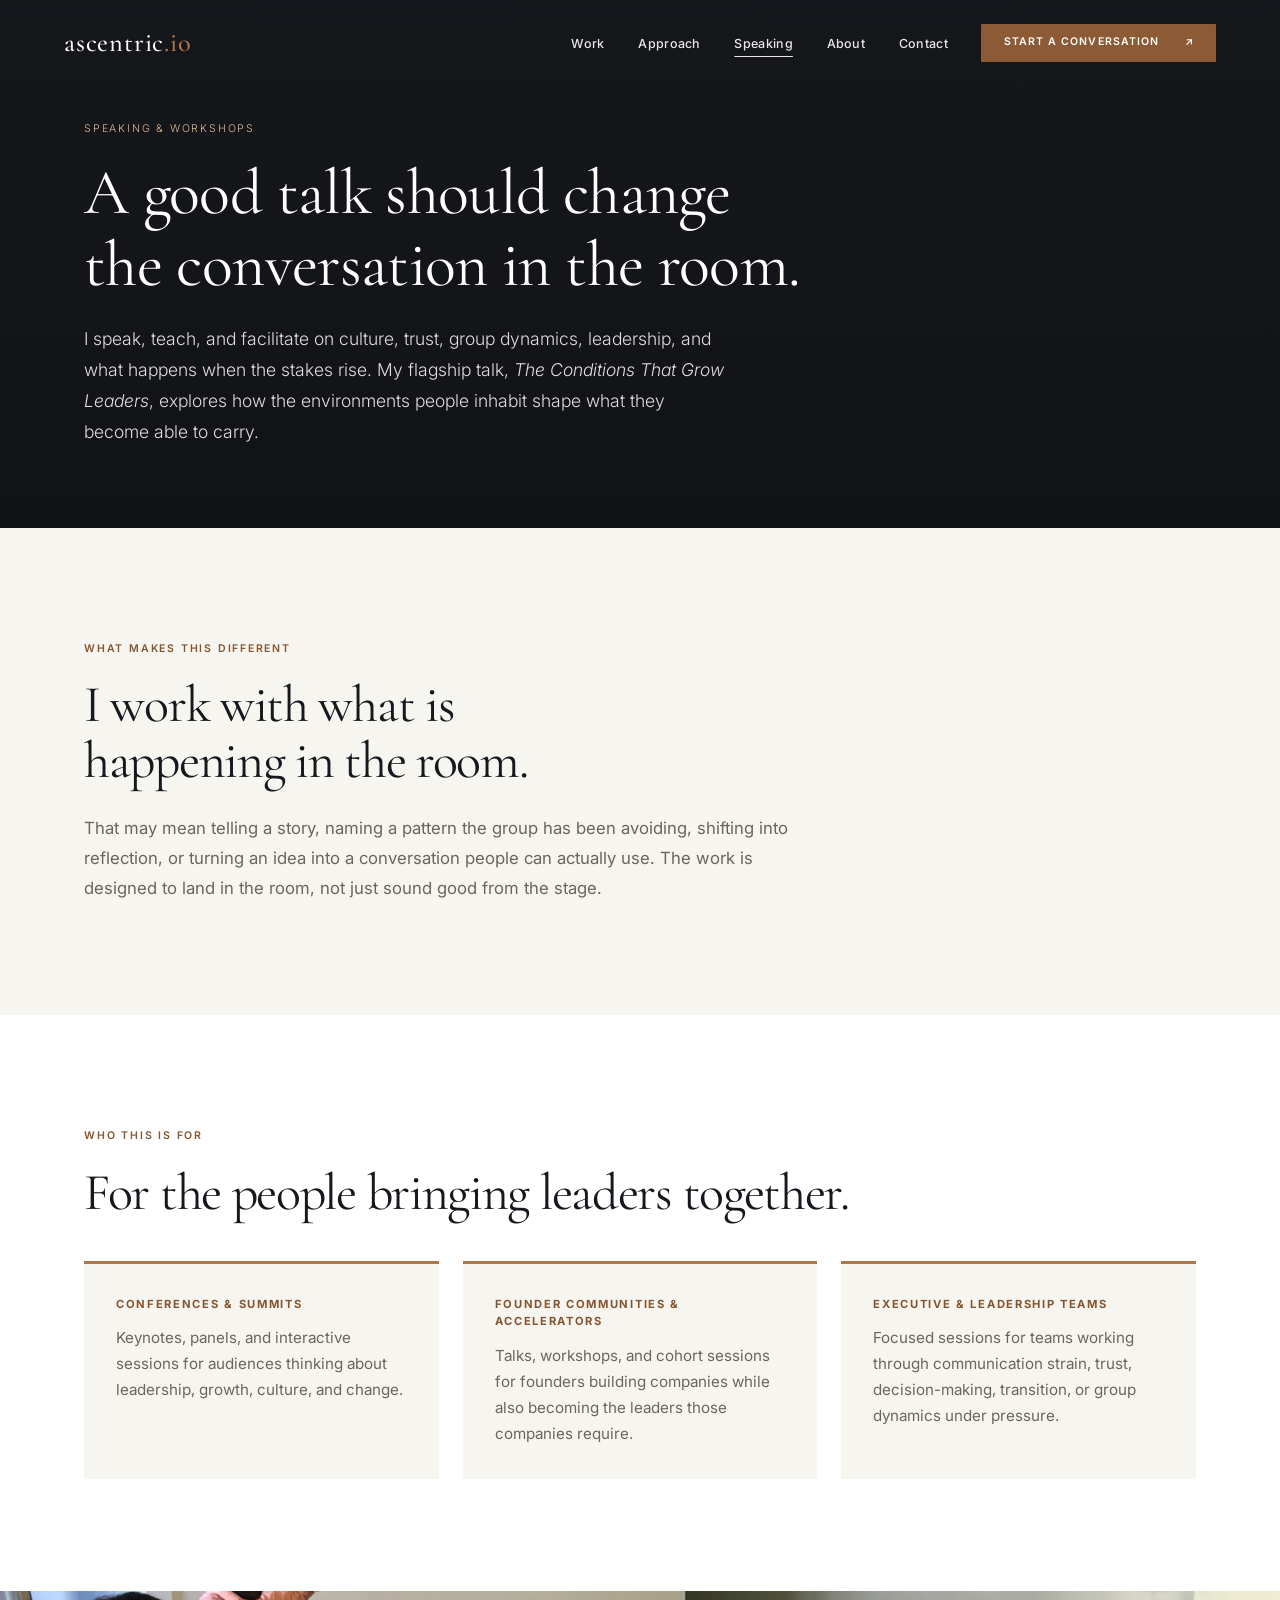
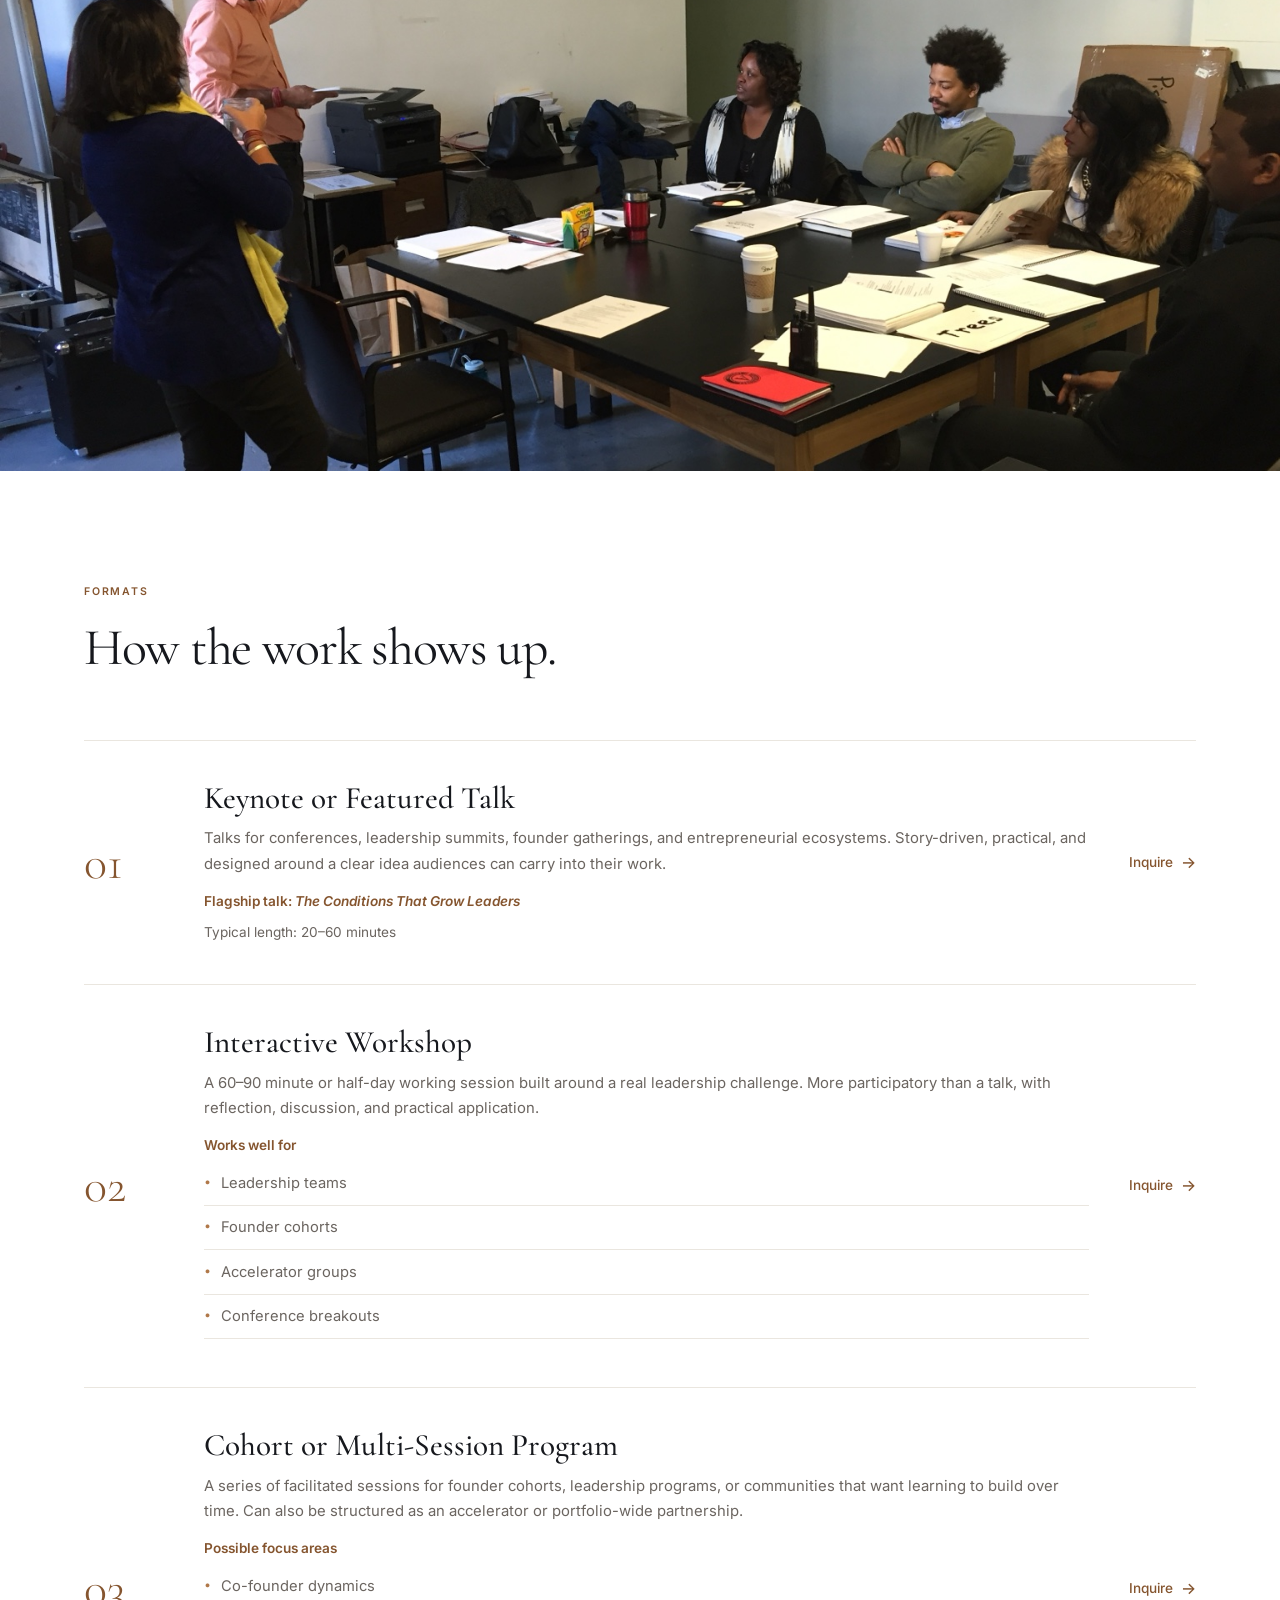
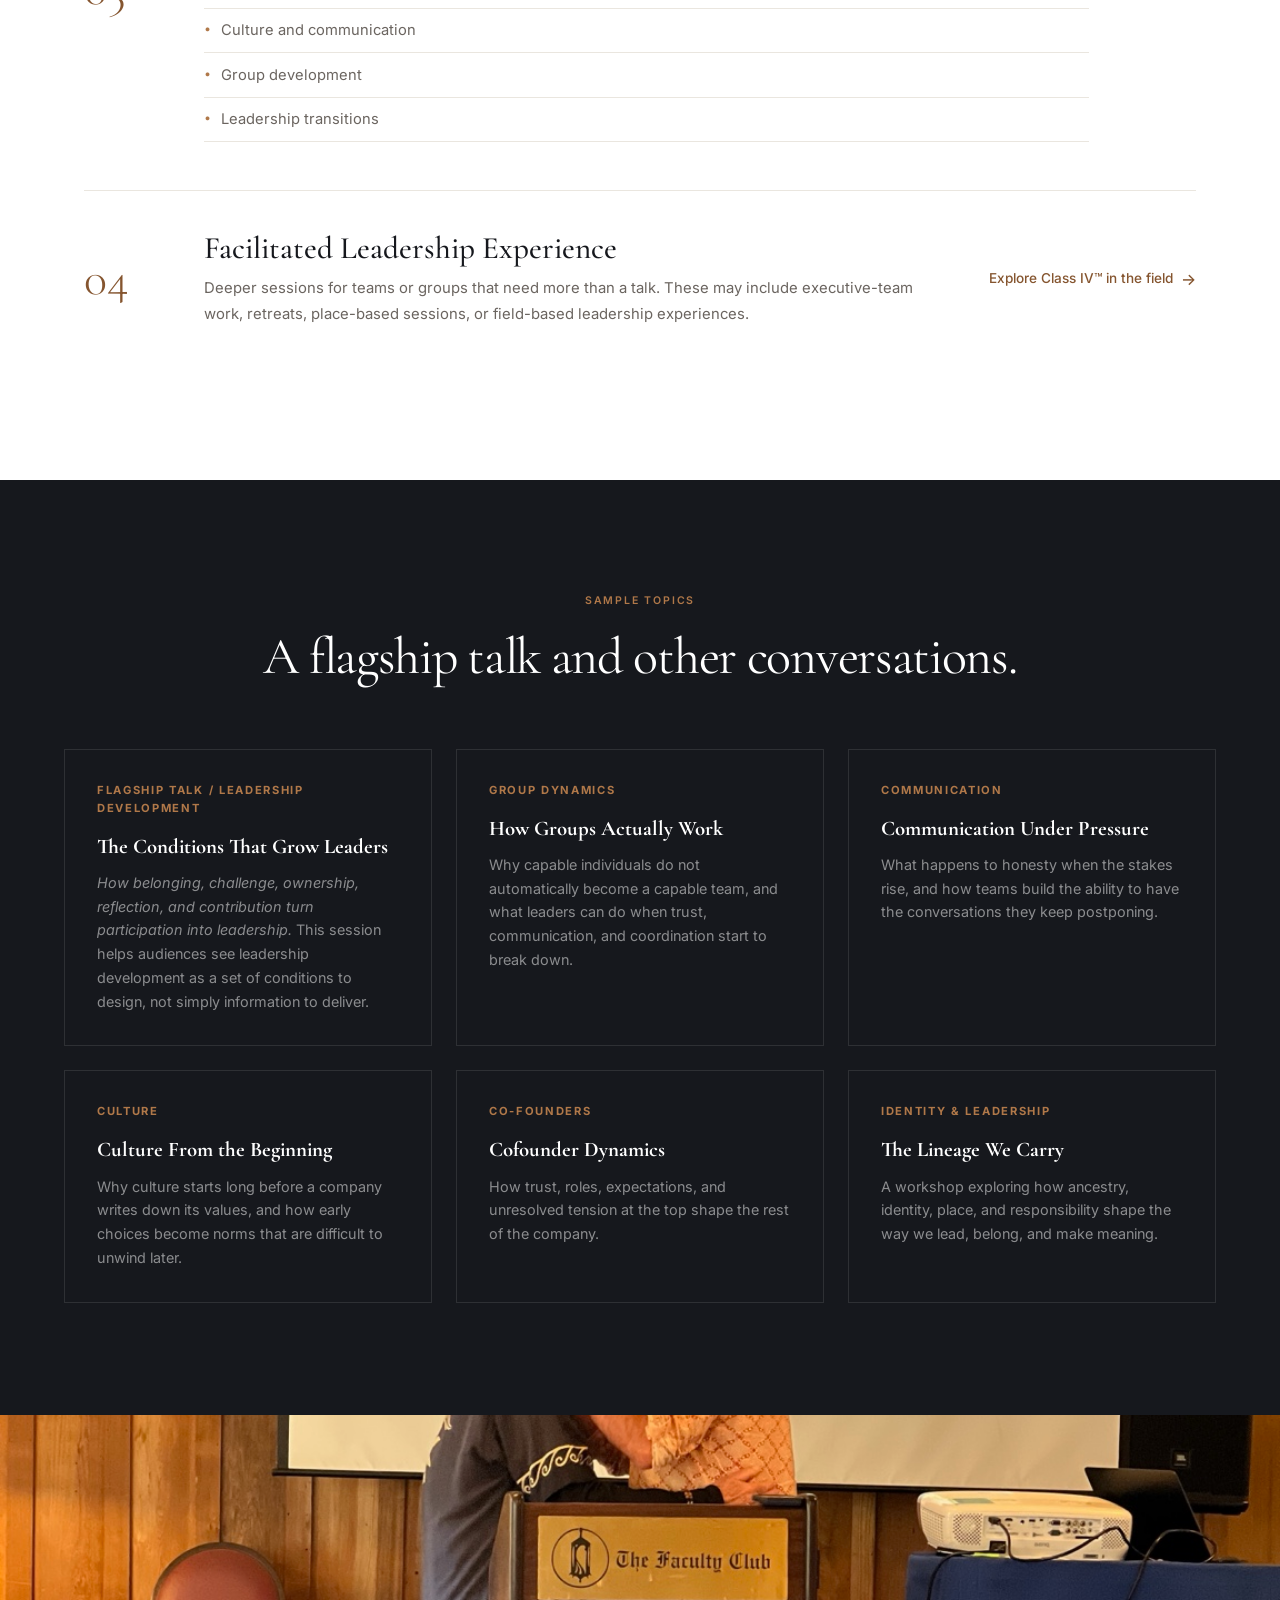
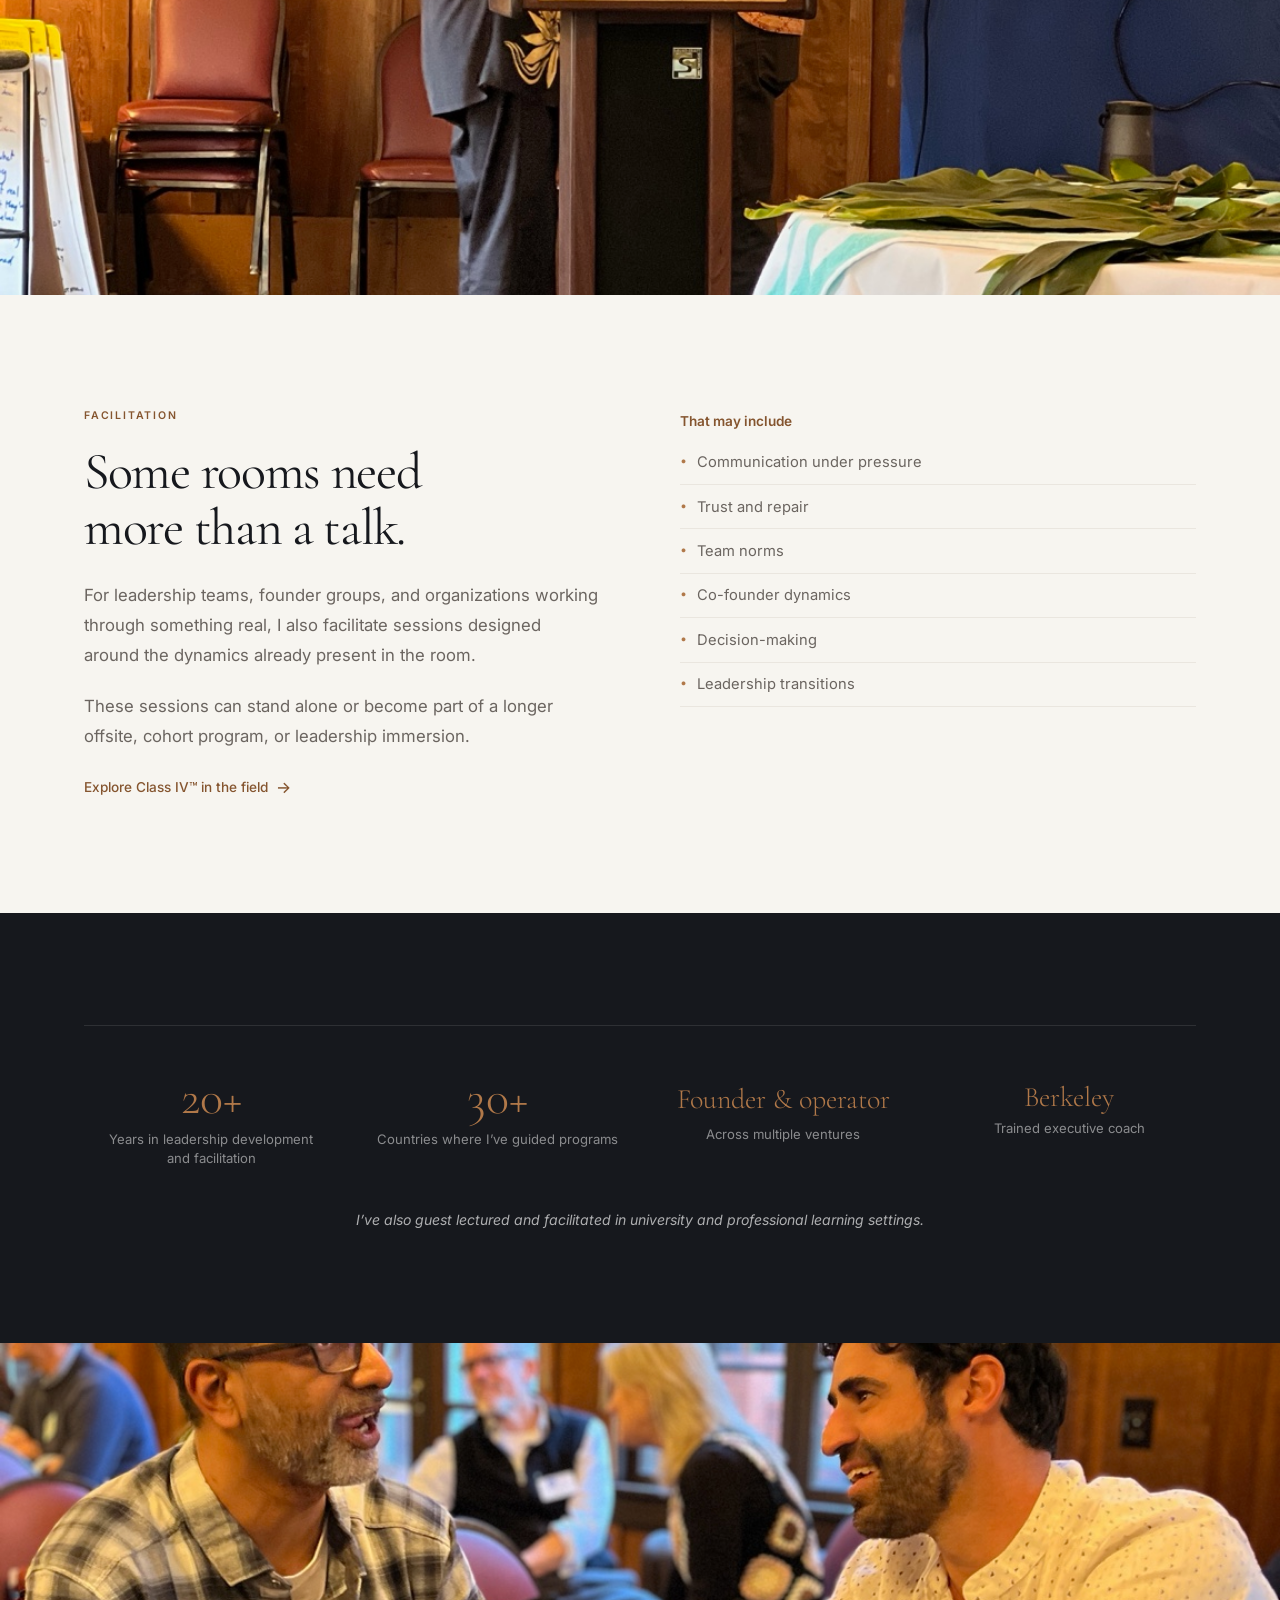
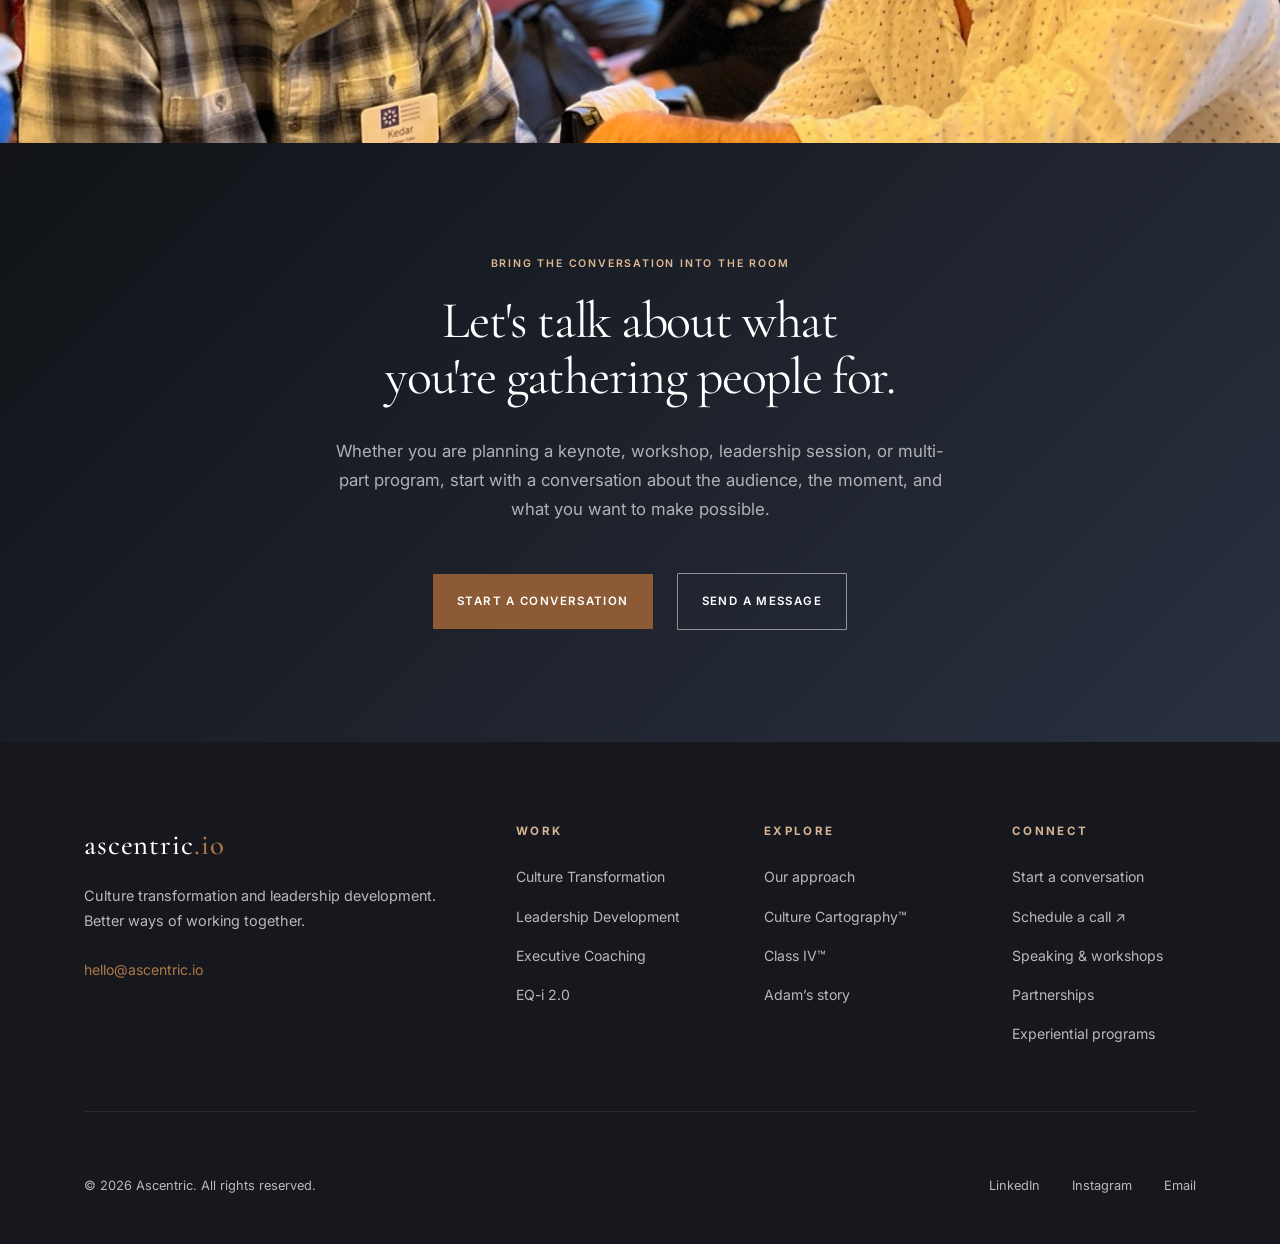
<file: speaking.html>
<!DOCTYPE html>
<html lang="en">
<head>
  <meta charset="UTF-8" />
  <meta name="viewport" content="width=device-width, initial-scale=1.0" />
  <meta name="description" content="Adam Aronovitz speaks and facilitates on culture, group dynamics, and leadership, including the flagship talk The Conditions That Grow Leaders.">
  <title>Speaking &amp; Workshops on Culture and Leadership | Ascentric</title>
<link rel="canonical" href="https://ascentric.io/speaking">
<link rel="icon" href="favicon.ico" sizes="any">
<link rel="icon" type="image/png" sizes="32x32" href="assets/icons/favicon-32.png">
<link rel="icon" type="image/png" sizes="16x16" href="assets/icons/favicon-16.png">
<link rel="apple-touch-icon" sizes="180x180" href="assets/icons/apple-touch-icon.png">
<meta name="theme-color" content="#16181D">
<meta property="og:type" content="website">
<meta property="og:site_name" content="Ascentric">
<meta property="og:locale" content="en_US">
<meta property="og:url" content="https://ascentric.io/speaking">
<meta property="og:title" content="Speaking &amp; Workshops on Culture and Leadership | Ascentric">
<meta property="og:description" content="Adam Aronovitz speaks and facilitates on culture, group dynamics, and leadership, including the flagship talk The Conditions That Grow Leaders.">
<meta property="og:image" content="https://ascentric.io/assets/social/ascentric-share.png">
<meta property="og:image:type" content="image/png">
<meta property="og:image:width" content="1200">
<meta property="og:image:height" content="630">
<meta property="og:image:alt" content="Ascentric. When the stakes get higher, how you work together matters more. Strategy. Culture. Leadership.">
<meta name="twitter:card" content="summary_large_image">
<meta name="twitter:title" content="Speaking &amp; Workshops on Culture and Leadership | Ascentric">
<meta name="twitter:description" content="Adam Aronovitz speaks and facilitates on culture, group dynamics, and leadership, including the flagship talk The Conditions That Grow Leaders.">
<meta name="twitter:image" content="https://ascentric.io/assets/social/ascentric-share.png">
<meta name="twitter:image:alt" content="Ascentric. When the stakes get higher, how you work together matters more. Strategy. Culture. Leadership.">

  <link rel="stylesheet" href="css/styles.css" />
  <link rel="stylesheet" href="css/refinement.css?v=credibility-5" />
  <link rel="preconnect" href="https://fonts.googleapis.com" />
  <link rel="preconnect" href="https://fonts.gstatic.com" crossorigin />
</head>
<body class="refined-page preserved-page">

  <!-- NAVIGATION -->
  <a class="skip-link" href="#main">Skip to content</a>
<nav class="nav" aria-label="Main navigation">
<a href="index.html" class="nav__logo" aria-label="Ascentric home">ascentric<span class="logo-dot-io">.io</span></a>
<ul class="nav__links"><li><a href="services.html">Work</a></li><li><a href="approach.html">Approach</a></li><li><a href="speaking.html">Speaking</a>
</li>
<li>
<a href="about.html">About</a></li><li><a href="contact.html">Contact</a></li><li><a href="contact.html" class="nav__cta">Start a conversation <span aria-hidden="true">↗</span></a></li></ul>
<button class="nav__toggle" aria-label="Open menu" aria-expanded="false" aria-controls="mobile-menu"><span></span><span></span><span></span></button>
</nav>
<div class="nav__mobile" id="mobile-menu" aria-label="Mobile navigation" hidden inert><a href="services.html">Work</a><a href="approach.html">Approach</a><a href="speaking.html">Speaking</a>
<a href="about.html">About</a><a href="contact.html">Contact</a><a href="contact.html" class="nav__mobile-cta">Start a conversation</a></div>
<main id="main" tabindex="-1">

  <!-- PAGE HERO -->
  <div class="page-hero">
    <div class="page-hero__bg" style="background-image: url('https://images.unsplash.com/photo-1540575467063-178a50c2df87?w=1600&q=80');"></div>
    <div class="page-hero__inner">
      <p class="eyebrow">Speaking &amp; Workshops</p>
      <h1 class="display-lg">A good talk should change<br> the conversation in the room.</h1>
      <p>
        I speak, teach, and facilitate on culture, trust, group dynamics, leadership, and what happens when the stakes rise.
        My flagship talk, <em>The Conditions That Grow Leaders</em>, explores how the environments people inhabit shape what they become able to carry.
      </p>
    </div>
  </div>

  <!-- DIFFERENTIATOR -->
  <div style="background: var(--cream);">
    <div class="section">
      <div style="max-width: 720px;">
        <p class="eyebrow reveal">What Makes This Different</p>
        <h2 class="display-md reveal reveal-delay-1" style="color: var(--dark); margin: 1rem 0 1.5rem;">
          I work with what is happening in the room.
        </h2>
        <p class="reveal reveal-delay-2" style="font-size: 1.05rem; line-height: 1.8; color: var(--text-muted);">
          That may mean telling a story, naming a pattern the group has been avoiding, shifting into
          reflection, or turning an idea into a conversation people can actually use. The work is
          designed to land in the room, not just sound good from the stage.
        </p>
      </div>
    </div>
  </div>

  <!-- WHO THIS IS FOR -->
  <div style="background: var(--white);">
    <div class="section">
      <p class="eyebrow reveal">Who This Is For</p>
      <h2 class="display-md reveal reveal-delay-1" style="color: var(--dark); margin: 1rem 0 2.5rem;">
        For the people bringing leaders together.
      </h2>
      <div class="audience-grid">
        <div class="reveal" style="background: var(--cream); padding: 2rem; border-top: 3px solid var(--amber);">
          <p style="font-size: 0.7rem; font-weight: 700; letter-spacing: 0.15em; text-transform: uppercase; color: var(--accent-ink); margin-bottom: 0.75rem;">Conferences &amp; Summits</p>
          <p style="font-size: 0.95rem; line-height: 1.7; color: var(--text-muted);">
            Keynotes, panels, and interactive sessions for audiences thinking about leadership, growth, culture, and change.
          </p>
        </div>
        <div class="reveal reveal-delay-1" style="background: var(--cream); padding: 2rem; border-top: 3px solid var(--amber);">
          <p style="font-size: 0.7rem; font-weight: 700; letter-spacing: 0.15em; text-transform: uppercase; color: var(--accent-ink); margin-bottom: 0.75rem;">Founder Communities &amp; Accelerators</p>
          <p style="font-size: 0.95rem; line-height: 1.7; color: var(--text-muted);">
            Talks, workshops, and cohort sessions for founders building companies while also becoming the leaders those companies require.
          </p>
        </div>
        <div class="reveal reveal-delay-2" style="background: var(--cream); padding: 2rem; border-top: 3px solid var(--amber);">
          <p style="font-size: 0.7rem; font-weight: 700; letter-spacing: 0.15em; text-transform: uppercase; color: var(--accent-ink); margin-bottom: 0.75rem;">Executive &amp; Leadership Teams</p>
          <p style="font-size: 0.95rem; line-height: 1.7; color: var(--text-muted);">
            Focused sessions for teams working through communication strain, trust, decision-making, transition, or group dynamics under pressure.
          </p>
        </div>
      </div>
    </div>
  </div>

  <!-- EDITABLE: Facilitation Photo Break -->
  <div style="width: 100%; overflow: hidden; line-height: 0;">
    <img
      width="1536" height="1152" src="ascentric_about_photo_shortlist_UPDATED/02-adam-facilitating-adults.jpeg"
      alt="Adam Aronovitz facilitating a group of adults in a workshop."
      loading="lazy"
      style="width: 100%; max-height: 480px; object-fit: cover; object-position: center center; display: block;"
    />
  </div>

  <!-- FORMATS -->
  <div class="speaking-formats">
    <div class="section">
      <div style="margin-bottom: 4rem;">
        <p class="eyebrow reveal">Formats</p>
        <h2 class="display-md reveal reveal-delay-1" style="color: var(--dark); margin-top: 1rem;">How the work shows up.</h2>
      </div>

      <div class="speaking-card reveal">
        <div class="speaking-card__num">01</div>
        <div class="speaking-card__content">
          <h3>Keynote or Featured Talk</h3>
          <p>Talks for conferences, leadership summits, founder gatherings, and entrepreneurial ecosystems. Story-driven, practical, and designed around a clear idea audiences can carry into their work.</p>
          <p style="font-size: 0.85rem; color: var(--accent-ink); font-weight: 600; margin-top: 0.75rem;">Flagship talk: <em>The Conditions That Grow Leaders</em></p>
          <p style="font-size: 0.85rem; color: var(--text-muted); margin-top: 0.5rem;">Typical length: 20–60 minutes</p>
        </div>
        <a href="contact.html" class="btn-arrow">Inquire</a>
      </div>

      <div class="speaking-card reveal reveal-delay-1">
        <div class="speaking-card__num">02</div>
        <div class="speaking-card__content">
          <h3>Interactive Workshop</h3>
          <p>A 60–90 minute or half-day working session built around a real leadership challenge. More participatory than a talk, with reflection, discussion, and practical application.</p>
          <p style="font-size: 0.85rem; color: var(--accent-ink); font-weight: 600; margin-top: 0.75rem; margin-bottom: 0.25rem;">Works well for</p>
          <ul class="service-block__list" style="margin-top: 0;">
            <li>Leadership teams</li>
            <li>Founder cohorts</li>
            <li>Accelerator groups</li>
            <li>Conference breakouts</li>
          </ul>
        </div>
        <a href="contact.html" class="btn-arrow">Inquire</a>
      </div>

      <div class="speaking-card reveal reveal-delay-2">
        <div class="speaking-card__num">03</div>
        <div class="speaking-card__content">
          <h3>Cohort or Multi-Session Program</h3>
          <p>A series of facilitated sessions for founder cohorts, leadership programs, or communities that want learning to build over time. Can also be structured as an accelerator or portfolio-wide partnership.</p>
          <p style="font-size: 0.85rem; color: var(--accent-ink); font-weight: 600; margin-top: 0.75rem; margin-bottom: 0.25rem;">Possible focus areas</p>
          <ul class="service-block__list" style="margin-top: 0;">
            <li>Co-founder dynamics</li>
            <li>Culture and communication</li>
            <li>Group development</li>
            <li>Leadership transitions</li>
          </ul>
        </div>
        <a href="contact.html" class="btn-arrow">Inquire</a>
      </div>

      <div class="speaking-card reveal reveal-delay-3">
        <div class="speaking-card__num">04</div>
        <div class="speaking-card__content">
          <h3>Facilitated Leadership Experience</h3>
          <p>Deeper sessions for teams or groups that need more than a talk. These may include executive-team work, retreats, place-based sessions, or field-based leadership experiences.</p>
        </div>
        <a href="offsites.html" class="btn-arrow">Explore Class IV™ in the field</a>
      </div>

    </div>
  </div>

  <!-- SAMPLE TOPICS -->
  <div style="background: var(--dark); color: var(--white); padding: var(--section-v) var(--section-h);">
    <div style="max-width: var(--container); margin: 0 auto;">
      <div style="text-align: center; margin-bottom: 4rem;">
        <p class="eyebrow reveal" style="color: var(--amber);">Sample Topics</p>
        <h2 class="display-md reveal reveal-delay-1" style="color: var(--white); margin-top: 1rem;">A flagship talk and other conversations.</h2>
      </div>

      <div class="three-col-grid" style="gap: 1.5rem;">
        <div class="reveal" style="padding: 2rem; border: 1px solid rgba(255,255,255,0.1);">
          <p style="font-size: 0.7rem; font-weight: 700; letter-spacing: 0.15em; text-transform: uppercase; color: var(--amber); margin-bottom: 0.75rem;">Flagship Talk / Leadership Development</p>
          <h4 style="font-family: var(--font-display); font-size: 1.3rem; color: var(--white); margin-bottom: 0.5rem;">The Conditions That Grow Leaders</h4>
          <p style="font-size: 0.9rem; color: rgba(255,255,255,0.5); line-height: 1.65;"><em>How belonging, challenge, ownership, reflection, and contribution turn participation into leadership.</em> This session helps audiences see leadership development as a set of conditions to design, not simply information to deliver.</p>
        </div>
        <div class="reveal reveal-delay-1" style="padding: 2rem; border: 1px solid rgba(255,255,255,0.1);">
          <p style="font-size: 0.7rem; font-weight: 700; letter-spacing: 0.15em; text-transform: uppercase; color: var(--amber); margin-bottom: 0.75rem;">Group Dynamics</p>
          <h4 style="font-family: var(--font-display); font-size: 1.3rem; color: var(--white); margin-bottom: 0.5rem;">How Groups Actually Work</h4>
          <p style="font-size: 0.9rem; color: rgba(255,255,255,0.5); line-height: 1.65;">Why capable individuals do not automatically become a capable team, and what leaders can do when trust, communication, and coordination start to break down.</p>
        </div>
        <div class="reveal reveal-delay-2" style="padding: 2rem; border: 1px solid rgba(255,255,255,0.1);">
          <p style="font-size: 0.7rem; font-weight: 700; letter-spacing: 0.15em; text-transform: uppercase; color: var(--amber); margin-bottom: 0.75rem;">Communication</p>
          <h4 style="font-family: var(--font-display); font-size: 1.3rem; color: var(--white); margin-bottom: 0.5rem;">Communication Under Pressure</h4>
          <p style="font-size: 0.9rem; color: rgba(255,255,255,0.5); line-height: 1.65;">What happens to honesty when the stakes rise, and how teams build the ability to have the conversations they keep postponing.</p>
        </div>
        <div class="reveal reveal-delay-3" style="padding: 2rem; border: 1px solid rgba(255,255,255,0.1);">
          <p style="font-size: 0.7rem; font-weight: 700; letter-spacing: 0.15em; text-transform: uppercase; color: var(--amber); margin-bottom: 0.75rem;">Culture</p>
          <h4 style="font-family: var(--font-display); font-size: 1.3rem; color: var(--white); margin-bottom: 0.5rem;">Culture From the Beginning</h4>
          <p style="font-size: 0.9rem; color: rgba(255,255,255,0.5); line-height: 1.65;">Why culture starts long before a company writes down its values, and how early choices become norms that are difficult to unwind later.</p>
        </div>
        <div class="reveal reveal-delay-3" style="padding: 2rem; border: 1px solid rgba(255,255,255,0.1);">
          <p style="font-size: 0.7rem; font-weight: 700; letter-spacing: 0.15em; text-transform: uppercase; color: var(--amber); margin-bottom: 0.75rem;">Co-Founders</p>
          <h4 style="font-family: var(--font-display); font-size: 1.3rem; color: var(--white); margin-bottom: 0.5rem;">Cofounder Dynamics</h4>
          <p style="font-size: 0.9rem; color: rgba(255,255,255,0.5); line-height: 1.65;">How trust, roles, expectations, and unresolved tension at the top shape the rest of the company.</p>
        </div>
        <div class="reveal reveal-delay-3" style="padding: 2rem; border: 1px solid rgba(255,255,255,0.1);">
          <p style="font-size: 0.7rem; font-weight: 700; letter-spacing: 0.15em; text-transform: uppercase; color: var(--amber); margin-bottom: 0.75rem;">Identity &amp; Leadership</p>
          <h4 style="font-family: var(--font-display); font-size: 1.3rem; color: var(--white); margin-bottom: 0.5rem;">The Lineage We Carry</h4>
          <p style="font-size: 0.9rem; color: rgba(255,255,255,0.5); line-height: 1.65;">A workshop exploring how ancestry, identity, place, and responsibility shape the way we lead, belong, and make meaning.</p>
        </div>
      </div>
    </div>
  </div>

  <!-- EDITABLE: Lineage We Carry Photo Break -->
  <div style="width: 100%; overflow: hidden; line-height: 0;">
    <img
      width="1152" height="1536" src="ascentric_about_photo_shortlist_UPDATED/06-lineage-we-carry.jpeg"
      alt="Adam Aronovitz facilitating The Lineage We Carry workshop."
      loading="lazy"
      style="width: 100%; max-height: 480px; object-fit: cover; object-position: center center; display: block;"
    />
  </div>

  <!-- FACILITATION -->
  <div style="background: var(--cream);">
    <div class="section">
      <div class="speaking-two-col">
        <div>
          <p class="eyebrow reveal">Facilitation</p>
          <h2 class="display-md reveal reveal-delay-1" style="color: var(--dark); margin: 1rem 0 1.5rem;">
            Some rooms need more than a talk.
          </h2>
          <p class="reveal reveal-delay-2" style="font-size: 1.05rem; line-height: 1.8; color: var(--text-muted); margin-bottom: 1.25rem;">
            For leadership teams, founder groups, and organizations working through something real,
            I also facilitate sessions designed around the dynamics already present in the room.
          </p>
          <p class="reveal reveal-delay-2" style="font-size: 1.05rem; line-height: 1.8; color: var(--text-muted);">
            These sessions can stand alone or become part of a longer offsite, cohort program, or leadership immersion.
          </p>
          <a href="offsites.html" class="btn-arrow reveal reveal-delay-3" style="display: inline-flex; margin-top: 1.5rem;">Explore Class IV™ in the field</a>
        </div>
        <div class="reveal reveal-delay-1">
          <p style="font-size: 0.85rem; color: var(--accent-ink); font-weight: 600; margin-bottom: 0.5rem; margin-top: 0.25rem;">That may include</p>
          <ul class="service-block__list">
            <li>Communication under pressure</li>
            <li>Trust and repair</li>
            <li>Team norms</li>
            <li>Co-founder dynamics</li>
            <li>Decision-making</li>
            <li>Leadership transitions</li>
          </ul>
        </div>
      </div>
    </div>
  </div>

  <!-- CREDIBILITY -->
  <div style="background: var(--dark);">
    <div class="section">
      <div class="credibility-grid">
        <div class="reveal">
          <p style="font-family: var(--font-display); font-size: 3rem; font-weight: 300; color: var(--amber); line-height: 1;">20+</p>
          <p style="font-size: 0.82rem; color: rgba(255,255,255,0.5); margin-top: 0.5rem; line-height: 1.5;">Years in leadership development and facilitation</p>
        </div>
        <div class="reveal reveal-delay-1">
          <p style="font-family: var(--font-display); font-size: 3rem; font-weight: 300; color: var(--amber); line-height: 1;">30+</p>
          <p style="font-size: 0.82rem; color: rgba(255,255,255,0.5); margin-top: 0.5rem; line-height: 1.5;">Countries where I’ve guided programs</p>
        </div>
        <div class="reveal reveal-delay-2">
          <p style="font-family: var(--font-display); font-size: 1.75rem; font-weight: 300; color: var(--amber); line-height: 1.2; padding-top: 0.6rem;">Founder &amp; operator</p>
          <p style="font-size: 0.82rem; color: rgba(255,255,255,0.5); margin-top: 0.5rem; line-height: 1.5;">Across multiple ventures</p>
        </div>
        <div class="reveal reveal-delay-3">
          <p style="font-family: var(--font-display); font-size: 1.75rem; font-weight: 300; color: var(--amber); line-height: 1; padding-top: 0.6rem;">Berkeley</p>
          <p style="font-size: 0.82rem; color: rgba(255,255,255,0.5); margin-top: 0.5rem; line-height: 1.5;">Trained executive coach</p>
        </div>
      </div>
      <p class="reveal" style="font-size: 0.88rem; color: rgba(255,255,255,0.65); text-align: center; margin-top: 2.5rem; font-style: italic;">
        I’ve also guest lectured and facilitated in university and professional learning settings.
      </p>
    </div>
  </div>

  <!-- EDITABLE: Executive Conversation Photo Break -->
  <div style="width: 100%; overflow: hidden; line-height: 0;">
    <img
      width="1152" height="1536" src="ascentric_about_photo_shortlist_UPDATED/05-adam-executive-conversation.jpeg"
      alt="Adam Aronovitz in conversation during a professional gathering."
      loading="lazy"
      style="width: 100%; max-height: 400px; object-fit: cover; object-position: center center; display: block;"
    />
  </div>

  <!-- CTA -->
  <div class="cta-section">
    <div class="cta-section__bg"></div>
    <div class="cta-section__overlay"></div>
    <div class="cta-section__inner">
      <p class="eyebrow reveal">Bring the conversation into the room</p>
      <h2 class="display-md reveal reveal-delay-1">Let's talk about what you're gathering people for.</h2>
      <p class="reveal reveal-delay-2">
        Whether you are planning a keynote, workshop, leadership session, or multi-part program,
        start with a conversation about the audience, the moment, and what you want to make possible.
      </p>
      <div class="cta-section__actions reveal reveal-delay-3">
        <a href="https://tidycal.com/ascentric" target="_blank" rel="noopener" class="btn btn--primary btn--lg">Start a Conversation</a>
        <a href="contact.html" class="btn btn--outline btn--lg">Send a Message</a>
      </div>
    </div>
  </div>

  </main>
  <!-- FOOTER -->
  <footer class="footer"><div class="footer__inner"><div class="footer__top">
<div><a href="index.html" class="footer__brand-name" aria-label="Ascentric home">ascentric<span class="logo-dot-io">.io</span></a><p class="footer__brand-desc">Culture transformation and leadership development.<br> Better ways of working together.</p><a href="mailto:hello@ascentric.io" class="footer__email">hello@ascentric.io</a></div>
<div class="footer__col"><p class="footer__col-title">Work</p><ul><li><a href="services.html#culture">Culture Transformation</a></li><li><a href="services.html#leadership-development">Leadership Development</a></li><li><a href="services.html#coaching">Executive Coaching</a></li><li><a href="services.html#eq-i">EQ-i 2.0</a></li></ul></div>
<div class="footer__col"><p class="footer__col-title">Explore</p><ul><li><a href="approach.html">Our approach</a></li><li><a href="culture-cartography.html">Culture Cartography™</a></li><li><a href="class-iv.html">Class IV™</a></li><li><a href="about.html">Adam’s story</a></li></ul></div>
<div class="footer__col"><p class="footer__col-title">Connect</p><ul><li><a href="contact.html">Start a conversation</a></li><li><a href="https://tidycal.com/ascentric" target="_blank" rel="noopener">Schedule a call ↗</a></li><li><a href="speaking.html">Speaking &amp; workshops</a></li><li><a href="contact.html#partnerships">Partnerships</a></li><li><a href="offsites.html">Experiential programs</a></li></ul></div>
</div><div class="footer__bottom"><p class="footer__copy">&copy; 2026 Ascentric. All rights reserved.</p><div class="footer__social"><a href="https://linkedin.com/in/adamaronovitz" target="_blank" rel="noopener">LinkedIn</a><a href="https://instagram.com/ascentric.io" target="_blank" rel="noopener">Instagram</a><a href="mailto:hello@ascentric.io">Email</a></div></div></div></footer>

  <script src="js/main.js?v=credibility-5"></script>
</body>
</html>
</file>
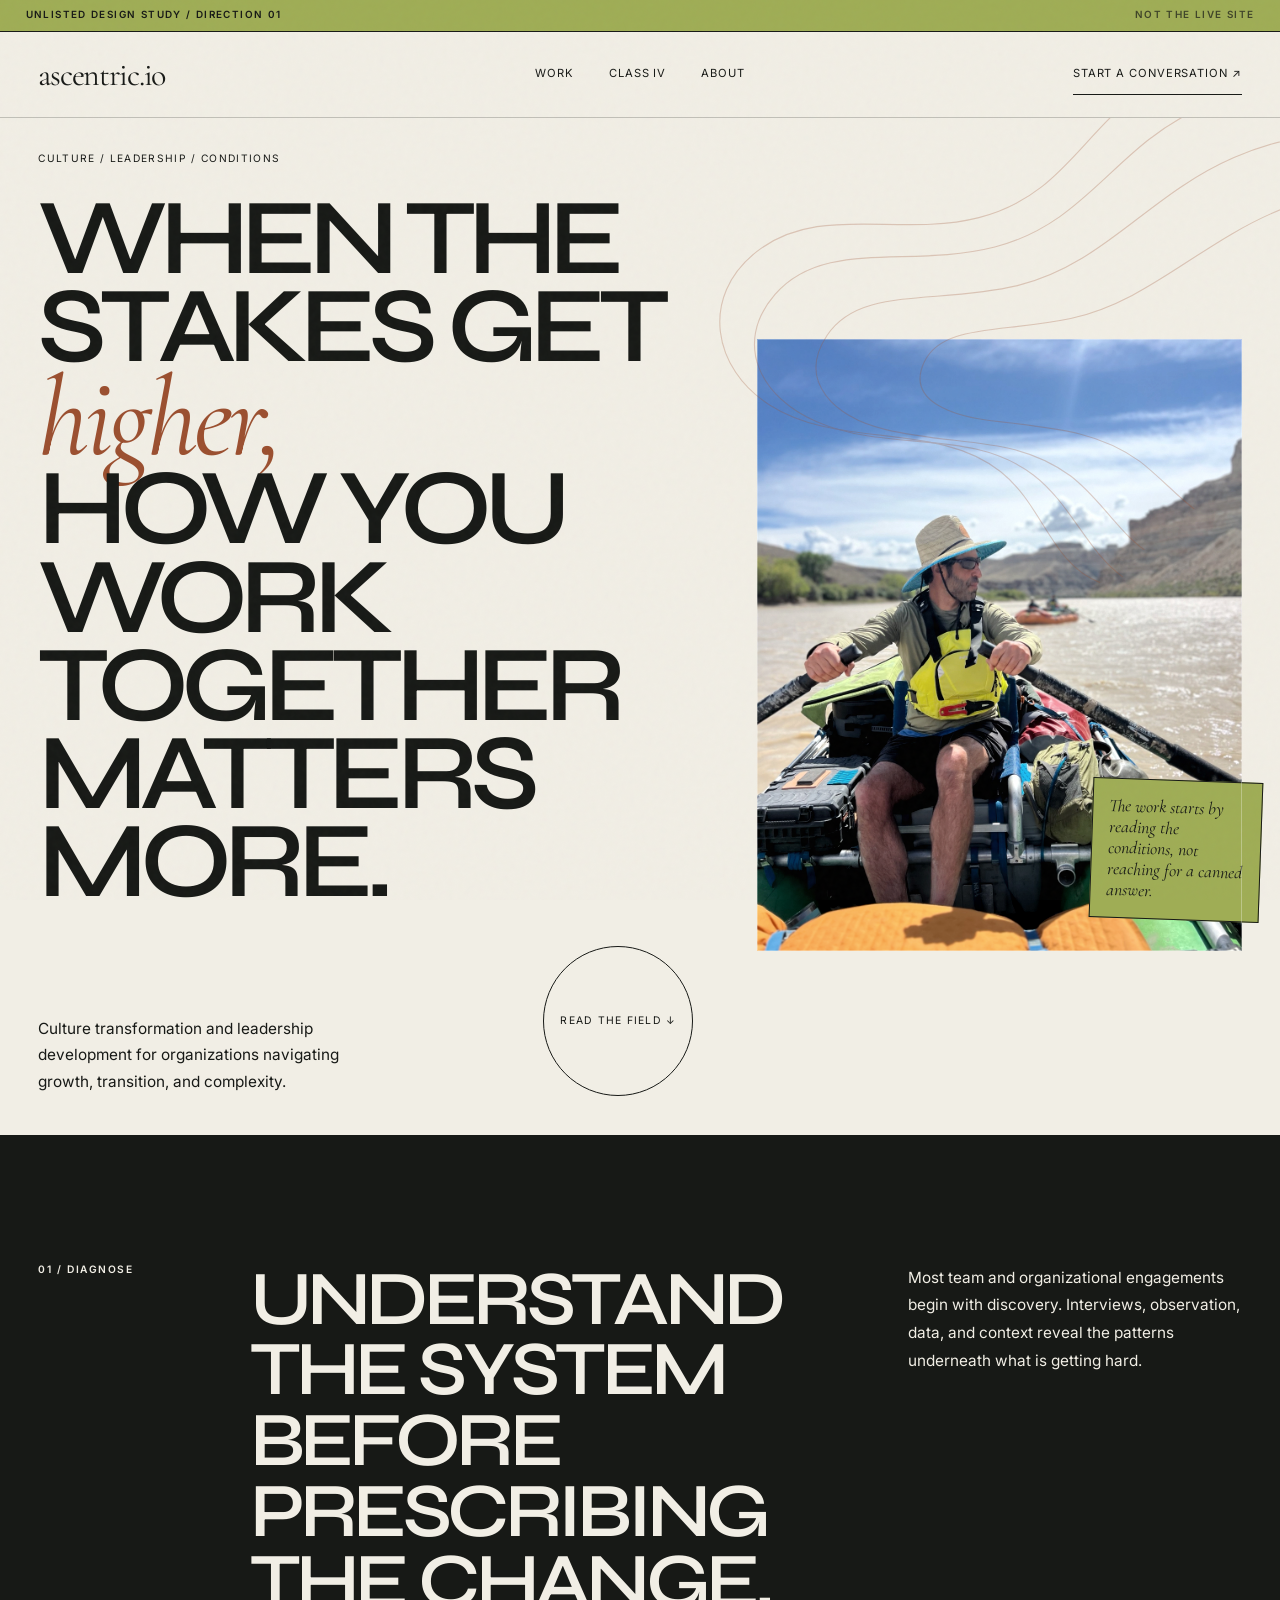
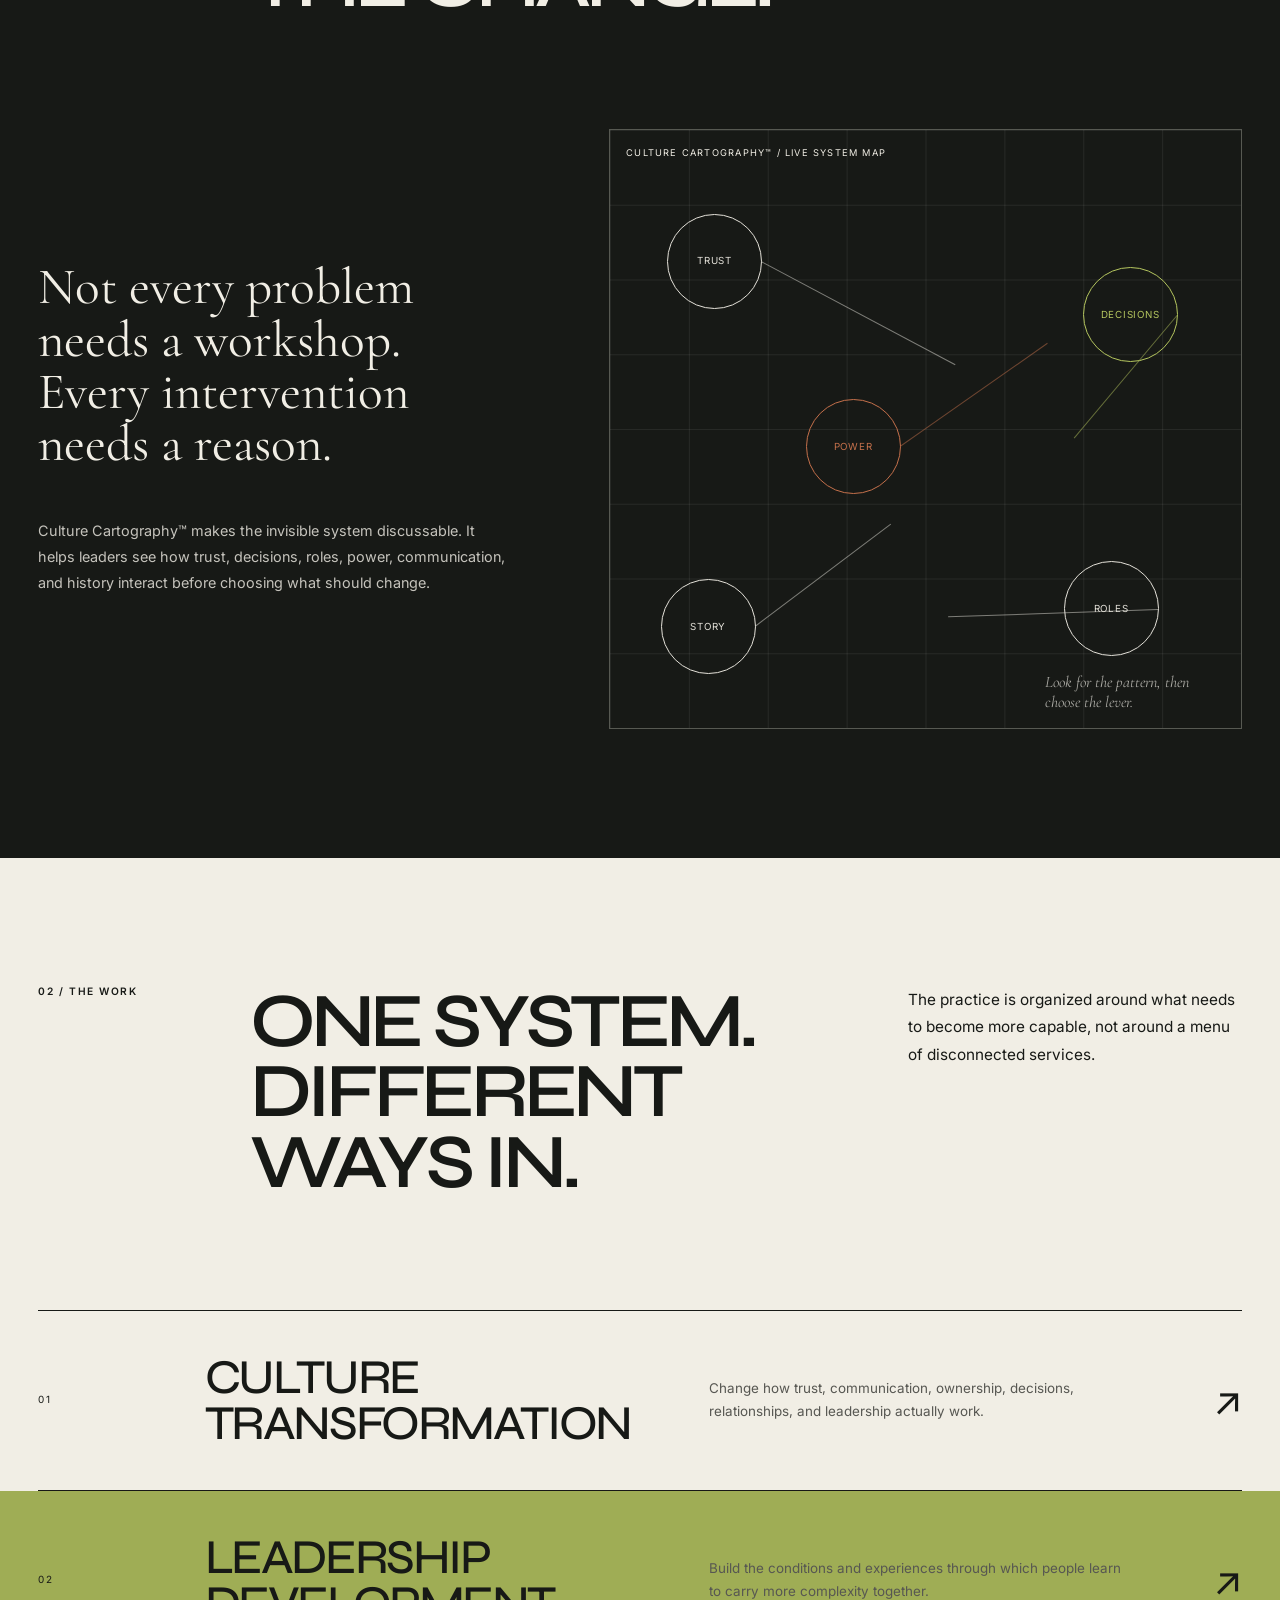
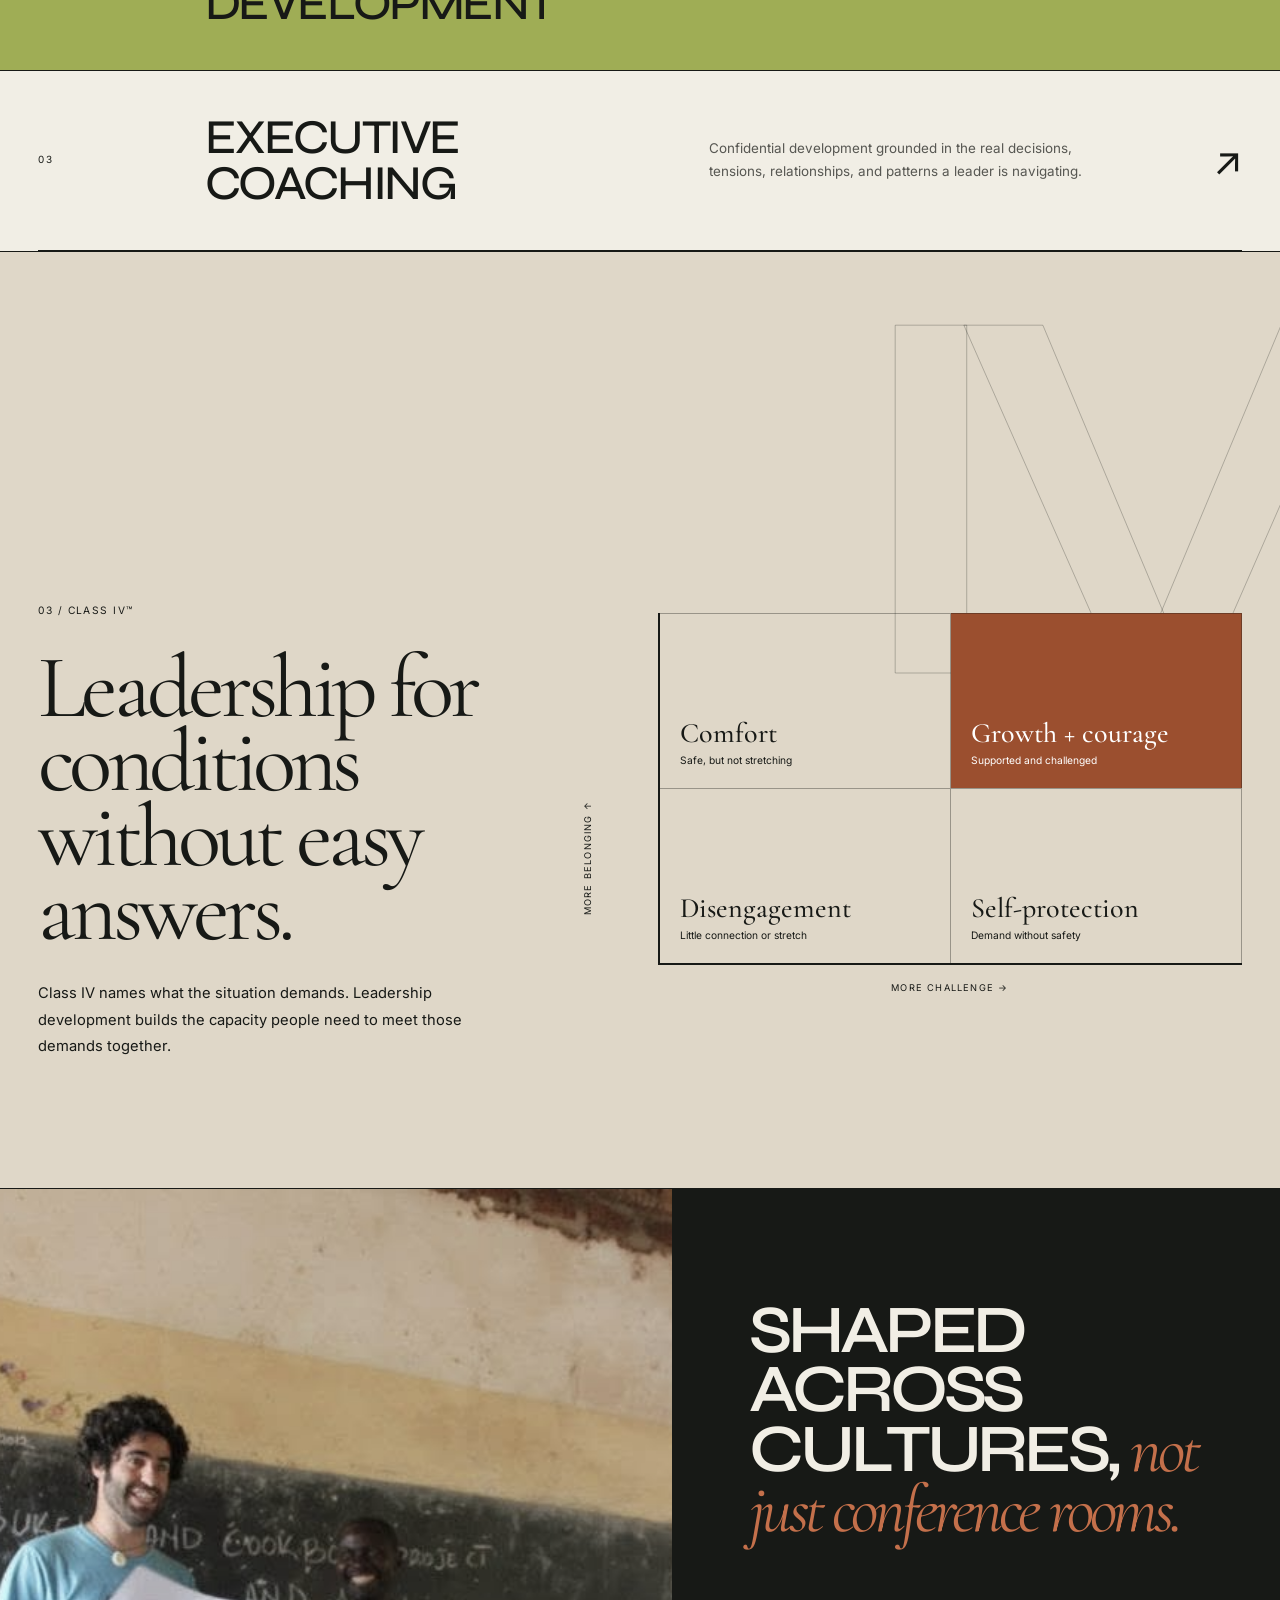
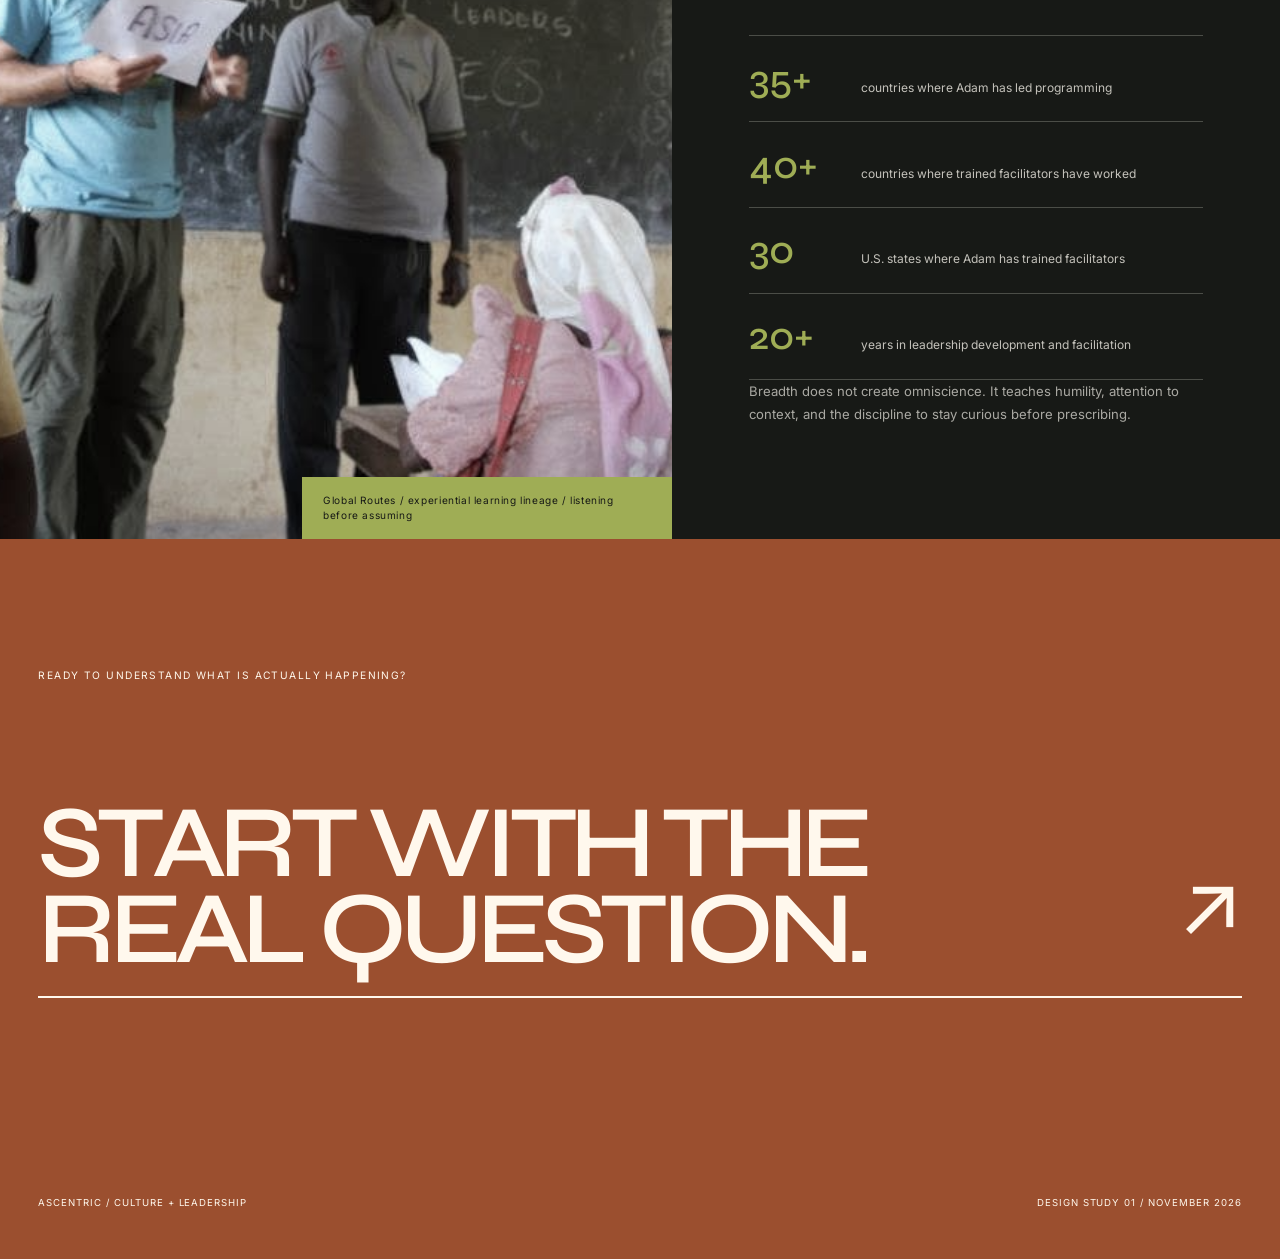
<file: previews/design-direction.html>
<!DOCTYPE html>
<html lang="en">
<head>
<meta charset="UTF-8">
<meta name="viewport" content="width=device-width, initial-scale=1">
<meta name="robots" content="noindex,nofollow">
<title>Ascentric Design Direction 01</title>
<link rel="stylesheet" href="../css/styles.css">
<style>
  :root {
    --ink:#171916;
    --paper:#f1eee5;
    --rust:#9b4f2f;
    --moss:#9fad55;
    --line:rgba(23,25,22,.22);
  }
  * { box-sizing:border-box; }
  html { scroll-behavior:smooth; }
  body { margin:0; overflow-x:hidden; background:var(--paper); color:var(--ink); font-family:'Inter',sans-serif; }
  body::before { content:""; position:fixed; inset:0; z-index:20; pointer-events:none; opacity:.035; background-image:url("data:image/svg+xml,%3Csvg viewBox='0 0 180 180' xmlns='http://www.w3.org/2000/svg'%3E%3Cfilter id='n'%3E%3CfeTurbulence type='fractalNoise' baseFrequency='.8' numOctaves='4' stitchTiles='stitch'/%3E%3C/filter%3E%3Crect width='100%25' height='100%25' filter='url(%23n)' opacity='.8'/%3E%3C/svg%3E"); }
  a { color:inherit; }
  .study-bar { display:flex; justify-content:space-between; gap:1rem; padding:.65rem 2vw; background:var(--moss); border-bottom:1px solid var(--ink); font:600 .62rem/1 'Inter',sans-serif; letter-spacing:.14em; text-transform:uppercase; }
  .study-bar span:last-child { opacity:.7; }
  .site-nav { height:86px; padding:0 3vw; display:grid; grid-template-columns:1fr auto 1fr; align-items:center; border-bottom:1px solid var(--line); }
  .wordmark { font-family:'Cormorant Garamond',serif; font-size:2rem; letter-spacing:-.04em; }
  .nav-center { display:flex; gap:2.2rem; font-size:.7rem; letter-spacing:.08em; text-transform:uppercase; }
  .nav-cta { justify-self:end; padding:.7rem 0; border-bottom:1px solid; font-size:.7rem; text-transform:uppercase; letter-spacing:.08em; }
  .hero { min-height:calc(100svh - 113px); padding:6vw 3vw 3vw; position:relative; display:grid; grid-template-columns:minmax(0,1.15fr) minmax(320px,.85fr); gap:5vw; align-items:end; border-bottom:1px solid var(--ink); }
  .folio { position:absolute; top:2rem; left:3vw; font-size:.64rem; letter-spacing:.13em; text-transform:uppercase; }
  .hero h1 { position:relative; z-index:2; margin:0 0 2.5rem; max-width:860px; font-family:'Syne',sans-serif; font-size:clamp(3.8rem,8.4vw,9.2rem); font-weight:600; line-height:.82; letter-spacing:-.072em; text-transform:uppercase; }
  .hero h1 em { display:block; color:var(--rust); font-family:'Cormorant Garamond',serif; font-size:1.06em; font-weight:400; line-height:.83; letter-spacing:-.04em; text-transform:none; }
  .hero-intro { display:grid; grid-template-columns:1fr 1fr; gap:2rem; align-items:end; }
  .hero-intro p { margin:0; max-width:430px; font-size:clamp(.9rem,1.2vw,1.05rem); line-height:1.75; }
  .hero-intro a { justify-self:end; width:150px; height:150px; display:grid; place-items:center; border:1px solid var(--ink); border-radius:50%; font-size:.65rem; text-transform:uppercase; letter-spacing:.12em; transition:.25s; }
  .hero-intro a:hover { background:var(--ink); color:var(--paper); }
  .hero-media { height:min(68vh,720px); position:relative; align-self:center; }
  .hero-media img { width:100%; height:100%; object-fit:cover; object-position:46% center; filter:saturate(.78) contrast(1.08); }
  .hero-media::after { content:""; position:absolute; inset:0; box-shadow:inset 0 0 0 1px rgba(255,255,255,.3); }
  .hero-note { position:absolute; right:-1.2rem; bottom:2rem; width:170px; padding:1rem; background:var(--moss); border:1px solid var(--ink); font-family:'Cormorant Garamond',serif; font-size:1.1rem; font-style:italic; line-height:1.2; transform:rotate(2deg); }
  .contours { position:absolute; width:62%; height:auto; right:-18%; top:-9%; color:var(--rust); opacity:.26; pointer-events:none; }
  .chapter { min-height:100svh; padding:8rem 3vw; border-bottom:1px solid var(--ink); }
  .chapter-head { display:grid; grid-template-columns:10rem minmax(0,1fr) minmax(270px,.55fr); gap:4vw; align-items:start; margin-bottom:7rem; }
  .chapter-no { font:600 .64rem/1 'Inter',sans-serif; letter-spacing:.15em; text-transform:uppercase; }
  .chapter h2 { max-width:840px; margin:0; font-family:'Syne',sans-serif; font-size:clamp(3rem,6vw,7rem); font-weight:600; line-height:.92; letter-spacing:-.06em; text-transform:uppercase; }
  .chapter-lead { max-width:420px; margin:0; font-size:.96rem; line-height:1.8; }
  .map-section { background:var(--ink); color:var(--paper); }
  .map-board { display:grid; grid-template-columns:1fr 1.35fr; gap:8vw; align-items:center; }
  .map-copy blockquote { margin:0 0 3rem; font-family:'Cormorant Garamond',serif; font-size:clamp(2.2rem,4vw,4.7rem); line-height:1.02; font-weight:400; }
  .map-copy p { max-width:520px; color:#c5c3bc; font-size:.9rem; line-height:1.8; }
  .map-visual { min-height:600px; position:relative; border:1px solid #575952; background-image:linear-gradient(rgba(255,255,255,.07) 1px,transparent 1px),linear-gradient(90deg,rgba(255,255,255,.07) 1px,transparent 1px); background-size:12.5% 12.5%; }
  .map-visual::before { content:"CULTURE CARTOGRAPHY™ / LIVE SYSTEM MAP"; position:absolute; top:1rem; left:1rem; font-size:.58rem; letter-spacing:.13em; }
  .map-node { position:absolute; display:grid; place-items:center; width:95px; aspect-ratio:1; border:1px solid currentColor; border-radius:50%; color:#e4e1d9; font-size:.61rem; letter-spacing:.08em; text-transform:uppercase; text-align:center; }
  .map-node::after { content:""; position:absolute; width:var(--reach); height:1px; left:100%; top:50%; background:currentColor; transform:rotate(var(--angle)); transform-origin:left; opacity:.5; }
  .node-1 { left:9%; top:14%; --reach:220px; --angle:28deg; }
  .node-2 { right:10%; top:23%; --reach:160px; --angle:130deg; color:#b5c65f; }
  .node-3 { left:31%; top:45%; --reach:180px; --angle:-35deg; color:#c4704b; }
  .node-4 { right:13%; bottom:12%; --reach:210px; --angle:178deg; }
  .node-5 { left:8%; bottom:9%; --reach:170px; --angle:-37deg; }
  .map-caption { position:absolute; right:1rem; bottom:1rem; width:180px; color:#aaa9a3; font-family:'Cormorant Garamond',serif; font-size:1rem; font-style:italic; line-height:1.25; }
  .work-section { padding-bottom:0; }
  .practice-list { border-top:1px solid var(--ink); }
  .practice { display:grid; grid-template-columns:8rem 1fr 1fr auto; gap:3vw; align-items:center; min-height:180px; padding:1.5rem 0; border-bottom:1px solid var(--ink); }
  .practice .index { font-size:.62rem; letter-spacing:.14em; }
  .practice h3 { margin:0; font-family:'Syne',sans-serif; font-size:clamp(1.8rem,3.8vw,4.2rem); font-weight:500; line-height:.95; letter-spacing:-.05em; text-transform:uppercase; }
  .practice p { max-width:420px; margin:0; color:#575752; font-size:.84rem; line-height:1.7; }
  .practice .arrow { font-size:2.5rem; }
  .practice:nth-child(2) { margin-inline:-3vw; padding-inline:3vw; background:var(--moss); }
  .class-section { position:relative; overflow:hidden; background:#dfd7c8; }
  .class-mark { position:absolute; right:-2vw; top:2rem; color:transparent; -webkit-text-stroke:1px rgba(23,25,22,.25); font-family:'Syne',sans-serif; font-size:clamp(18rem,42vw,42rem); font-weight:700; line-height:.8; letter-spacing:-.12em; }
  .class-grid { position:relative; display:grid; grid-template-columns:.8fr 1.2fr; gap:8vw; align-items:end; min-height:680px; }
  .class-copy .kicker { display:block; margin-bottom:2rem; font-size:.64rem; letter-spacing:.14em; text-transform:uppercase; }
  .class-copy h2 { text-transform:none; font-family:'Cormorant Garamond',serif; font-weight:400; font-size:clamp(4rem,7vw,8rem); line-height:.83; letter-spacing:-.055em; }
  .class-copy p { max-width:510px; margin:2rem 0 0; font-size:.92rem; line-height:1.8; }
  .matrix { position:relative; padding:0 0 4rem 4.8rem; }
  .matrix-y { position:absolute; left:0; top:42%; writing-mode:vertical-rl; transform:rotate(180deg); font-size:.58rem; letter-spacing:.13em; text-transform:uppercase; }
  .matrix-grid { display:grid; grid-template-columns:1fr 1fr; border-left:2px solid var(--ink); border-bottom:2px solid var(--ink); }
  .matrix-cell { min-height:175px; padding:1.25rem; display:flex; flex-direction:column; justify-content:flex-end; border-top:1px solid rgba(23,25,22,.35); border-right:1px solid rgba(23,25,22,.35); }
  .matrix-cell strong { font-family:'Cormorant Garamond',serif; font-size:1.75rem; font-weight:500; line-height:1; }
  .matrix-cell span { margin-top:.4rem; font-size:.64rem; line-height:1.45; }
  .matrix-cell.focus { background:var(--rust); color:white; }
  .matrix-x { margin-top:1rem; text-align:center; font-size:.58rem; letter-spacing:.13em; text-transform:uppercase; }
  .field-section { padding:0; display:grid; grid-template-columns:1.05fr .95fr; background:var(--ink); color:var(--paper); }
  .field-image { min-height:850px; position:relative; }
  .field-image img { width:100%; height:100%; object-fit:cover; filter:grayscale(.22) saturate(.75); }
  .field-image figcaption { position:absolute; right:0; bottom:0; width:55%; padding:1rem 1.3rem; background:var(--moss); color:var(--ink); font-size:.63rem; line-height:1.5; letter-spacing:.06em; }
  .field-copy { padding:7rem 6vw; display:flex; flex-direction:column; justify-content:space-between; }
  .field-copy h2 { margin:0; font-family:'Syne',sans-serif; font-size:clamp(3rem,5.3vw,6.5rem); font-weight:600; line-height:.88; letter-spacing:-.06em; text-transform:uppercase; }
  .field-copy h2 em { color:#c4704b; font-family:'Cormorant Garamond',serif; font-weight:400; text-transform:none; }
  .proofs { margin-top:6rem; border-top:1px solid #4b4d47; }
  .proof { display:grid; grid-template-columns:7rem 1fr; padding:1.4rem 0; border-bottom:1px solid #4b4d47; align-items:baseline; }
  .proof strong { color:var(--moss); font:500 2.5rem/1 'Syne',sans-serif; }
  .proof span { color:#c4c2bb; font-size:.75rem; line-height:1.5; }
  .closing { min-height:80svh; padding:8rem 3vw 3rem; display:flex; flex-direction:column; justify-content:space-between; background:var(--rust); color:#fff8ed; }
  .closing p { font-size:.64rem; letter-spacing:.14em; text-transform:uppercase; }
  .closing a { display:grid; grid-template-columns:1fr auto; gap:2rem; align-items:end; border-bottom:2px solid currentColor; padding-bottom:1.5rem; }
  .closing a span:first-child { max-width:1200px; font-family:'Syne',sans-serif; font-size:clamp(3rem,8vw,9.5rem); font-weight:600; line-height:.84; letter-spacing:-.065em; text-transform:uppercase; }
  .closing .arrow { font-size:clamp(3rem,7vw,8rem); }
  .closing footer { display:flex; justify-content:space-between; margin-top:5rem; font-size:.6rem; letter-spacing:.1em; text-transform:uppercase; }
  @media(max-width:900px) {
    .site-nav { grid-template-columns:1fr auto; }.nav-center{display:none}
    .hero { grid-template-columns:1fr; padding-top:7rem; }.hero-media{height:65vh}.hero-intro{max-width:660px}
    .chapter-head { grid-template-columns:4rem 1fr; }.chapter-lead{grid-column:2}
    .map-board,.class-grid,.field-section{grid-template-columns:1fr}.map-visual{min-height:520px}
    .practice{grid-template-columns:3rem 1fr auto}.practice p{grid-column:2; grid-row:2}.practice .arrow{grid-column:3;grid-row:1/3}
    .field-image{min-height:65vh}.field-copy{min-height:700px}
  }
  @media(max-width:600px) {
    .study-bar span:last-child,.nav-cta{display:none}.site-nav{height:72px}.wordmark{font-size:1.7rem}
    .hero{padding:6rem 5vw 2rem}.hero h1{font-size:clamp(3rem,12.8vw,3.3rem);letter-spacing:-.065em}.hero-intro{grid-template-columns:1fr}.hero-intro a{justify-self:start;width:118px;height:118px;padding:.75rem;text-align:center;font-size:.55rem;line-height:1.45}.hero-media{height:62vh}.hero-note{right:-.5rem}
    .chapter{padding:5rem 5vw}.chapter-head{grid-template-columns:1fr;gap:1.5rem;margin-bottom:4rem}.chapter-lead{grid-column:auto}.chapter h2{font-size:3rem}
    .map-board{gap:4rem}.map-visual{min-height:420px}.map-node{width:72px;font-size:.5rem}.map-caption{display:none}
    .practice{grid-template-columns:2rem 1fr auto;gap:1rem;min-height:160px}.practice:nth-child(2){margin-inline:-5vw;padding-inline:5vw}.practice h3{font-size:2rem}
    .class-mark{font-size:20rem}.class-grid{min-height:auto;gap:5rem}.matrix{padding-left:3.2rem}.matrix-cell{min-height:120px;padding:.75rem}.matrix-cell strong{font-size:1.25rem}
    .field-copy{padding:5rem 5vw;min-height:650px}.field-copy h2{font-size:3.5rem}.proof{grid-template-columns:5.5rem 1fr}.proof strong{font-size:1.8rem}
    .closing{padding:5rem 5vw 2rem}.closing footer{gap:2rem;align-items:flex-end}
  }
</style>
</head>
<body>
<div class="study-bar"><span>Unlisted design study / Direction 01</span><span>Not the live site</span></div>
<nav class="site-nav" aria-label="Design study navigation">
  <a class="wordmark" href="../index.html">ascentric.io</a>
  <div class="nav-center"><a href="#work">Work</a><a href="#class-iv">Class IV</a><a href="#field">About</a></div>
  <a class="nav-cta" href="../contact.html">Start a conversation ↗</a>
</nav>
<main>
  <header class="hero">
    <span class="folio">Culture / Leadership / Conditions</span>
    <div>
      <h1>When the stakes get <em>higher,</em> how you work together matters more.</h1>
      <div class="hero-intro">
        <p>Culture transformation and leadership development for organizations navigating growth, transition, and complexity.</p>
        <a href="#map">Read the field ↓</a>
      </div>
    </div>
    <figure class="hero-media">
      <img src="../ascentric_about_photo_shortlist_UPDATED/07-adam-river-field.jpeg" alt="Adam Aronovitz rowing on a river through a canyon.">
      <figcaption class="hero-note">The work starts by reading the conditions, not reaching for a canned answer.</figcaption>
    </figure>
    <svg class="contours" viewBox="0 0 700 500" fill="none" aria-hidden="true">
      <path d="M683 75C596 15 477 1 390 48c-65 35-80 101-159 121-71 18-141-13-196 30-51 40-38 104 11 135 62 40 147 14 204 59 38 30 45 82 88 98" stroke="currentColor"/>
      <path d="M693 102c-91-58-187-66-270-28-73 34-97 100-178 121-75 19-151-8-194 42-38 44-11 92 37 112 65 28 136 5 191 47 33 25 47 67 79 90" stroke="currentColor"/>
      <path d="M701 136c-83-50-168-53-245-20-76 33-114 94-191 113-72 17-139 0-168 44-27 41 7 72 52 83 63 15 115 5 163 41 26 20 42 49 65 65" stroke="currentColor"/>
      <path d="M711 170c-71-37-149-35-214-8-71 29-116 81-185 96-63 13-113 5-129 38-17 35 25 49 66 53 51 6 88 9 124 35 18 14 33 31 48 42" stroke="currentColor"/>
    </svg>
  </header>

  <section class="chapter map-section" id="map">
    <header class="chapter-head">
      <span class="chapter-no">01 / Diagnose</span>
      <h2>Understand the system before prescribing the change.</h2>
      <p class="chapter-lead">Most team and organizational engagements begin with discovery. Interviews, observation, data, and context reveal the patterns underneath what is getting hard.</p>
    </header>
    <div class="map-board">
      <div class="map-copy">
        <blockquote>Not every problem needs a workshop. Every intervention needs a reason.</blockquote>
        <p>Culture Cartography™ makes the invisible system discussable. It helps leaders see how trust, decisions, roles, power, communication, and history interact before choosing what should change.</p>
      </div>
      <figure class="map-visual" aria-label="Abstract Culture Cartography system map">
        <span class="map-node node-1">Trust</span>
        <span class="map-node node-2">Decisions</span>
        <span class="map-node node-3">Power</span>
        <span class="map-node node-4">Roles</span>
        <span class="map-node node-5">Story</span>
        <figcaption class="map-caption">Look for the pattern, then choose the lever.</figcaption>
      </figure>
    </div>
  </section>

  <section class="chapter work-section" id="work">
    <header class="chapter-head">
      <span class="chapter-no">02 / The work</span>
      <h2>One system. Different ways in.</h2>
      <p class="chapter-lead">The practice is organized around what needs to become more capable, not around a menu of disconnected services.</p>
    </header>
    <div class="practice-list">
      <a class="practice" href="../services.html#culture"><span class="index">01</span><h3>Culture transformation</h3><p>Change how trust, communication, ownership, decisions, relationships, and leadership actually work.</p><span class="arrow">↗</span></a>
      <a class="practice" href="../class-iv-leadership.html"><span class="index">02</span><h3>Leadership development</h3><p>Build the conditions and experiences through which people learn to carry more complexity together.</p><span class="arrow">↗</span></a>
      <a class="practice" href="../services.html#leadership"><span class="index">03</span><h3>Executive coaching</h3><p>Confidential development grounded in the real decisions, tensions, relationships, and patterns a leader is navigating.</p><span class="arrow">↗</span></a>
    </div>
  </section>

  <section class="chapter class-section" id="class-iv">
    <div class="class-mark" aria-hidden="true">IV</div>
    <div class="class-grid">
      <div class="class-copy">
        <span class="kicker">03 / Class IV™</span>
        <h2>Leadership for conditions without easy answers.</h2>
        <p>Class IV names what the situation demands. Leadership development builds the capacity people need to meet those demands together.</p>
      </div>
      <figure class="matrix" aria-label="A two by two graph comparing challenge and belonging">
        <span class="matrix-y">More belonging ↑</span>
        <div class="matrix-grid">
          <div class="matrix-cell"><strong>Comfort</strong><span>Safe, but not stretching</span></div>
          <div class="matrix-cell focus"><strong>Growth + courage</strong><span>Supported and challenged</span></div>
          <div class="matrix-cell"><strong>Disengagement</strong><span>Little connection or stretch</span></div>
          <div class="matrix-cell"><strong>Self-protection</strong><span>Demand without safety</span></div>
        </div>
        <figcaption class="matrix-x">More challenge →</figcaption>
      </figure>
    </div>
  </section>

  <section class="field-section" id="field">
    <figure class="field-image">
      <img src="../ascentric_about_photo_shortlist_UPDATED/03-adam-teaching-cross-cultural.jpeg" alt="Adam facilitating a learning experience across cultures.">
      <figcaption>Global Routes / experiential learning lineage / listening before assuming</figcaption>
    </figure>
    <div class="field-copy">
      <div>
        <h2>Shaped across cultures, <em>not just conference rooms.</em></h2>
        <div class="proofs">
          <div class="proof"><strong>35+</strong><span>countries where Adam has led programming</span></div>
          <div class="proof"><strong>40+</strong><span>countries where trained facilitators have worked</span></div>
          <div class="proof"><strong>30</strong><span>U.S. states where Adam has trained facilitators</span></div>
          <div class="proof"><strong>20+</strong><span>years in leadership development and facilitation</span></div>
        </div>
      </div>
      <p style="color:#aaa9a3;max-width:480px;font-size:.82rem;line-height:1.8;">Breadth does not create omniscience. It teaches humility, attention to context, and the discipline to stay curious before prescribing.</p>
    </div>
  </section>

  <section class="closing">
    <p>Ready to understand what is actually happening?</p>
    <a href="../contact.html"><span>Start with the real question.</span><span class="arrow">↗</span></a>
    <footer><span>Ascentric / Culture + Leadership</span><span>Design study 01 / November 2026</span></footer>
  </section>
</main>
</body>
</html>
</file>
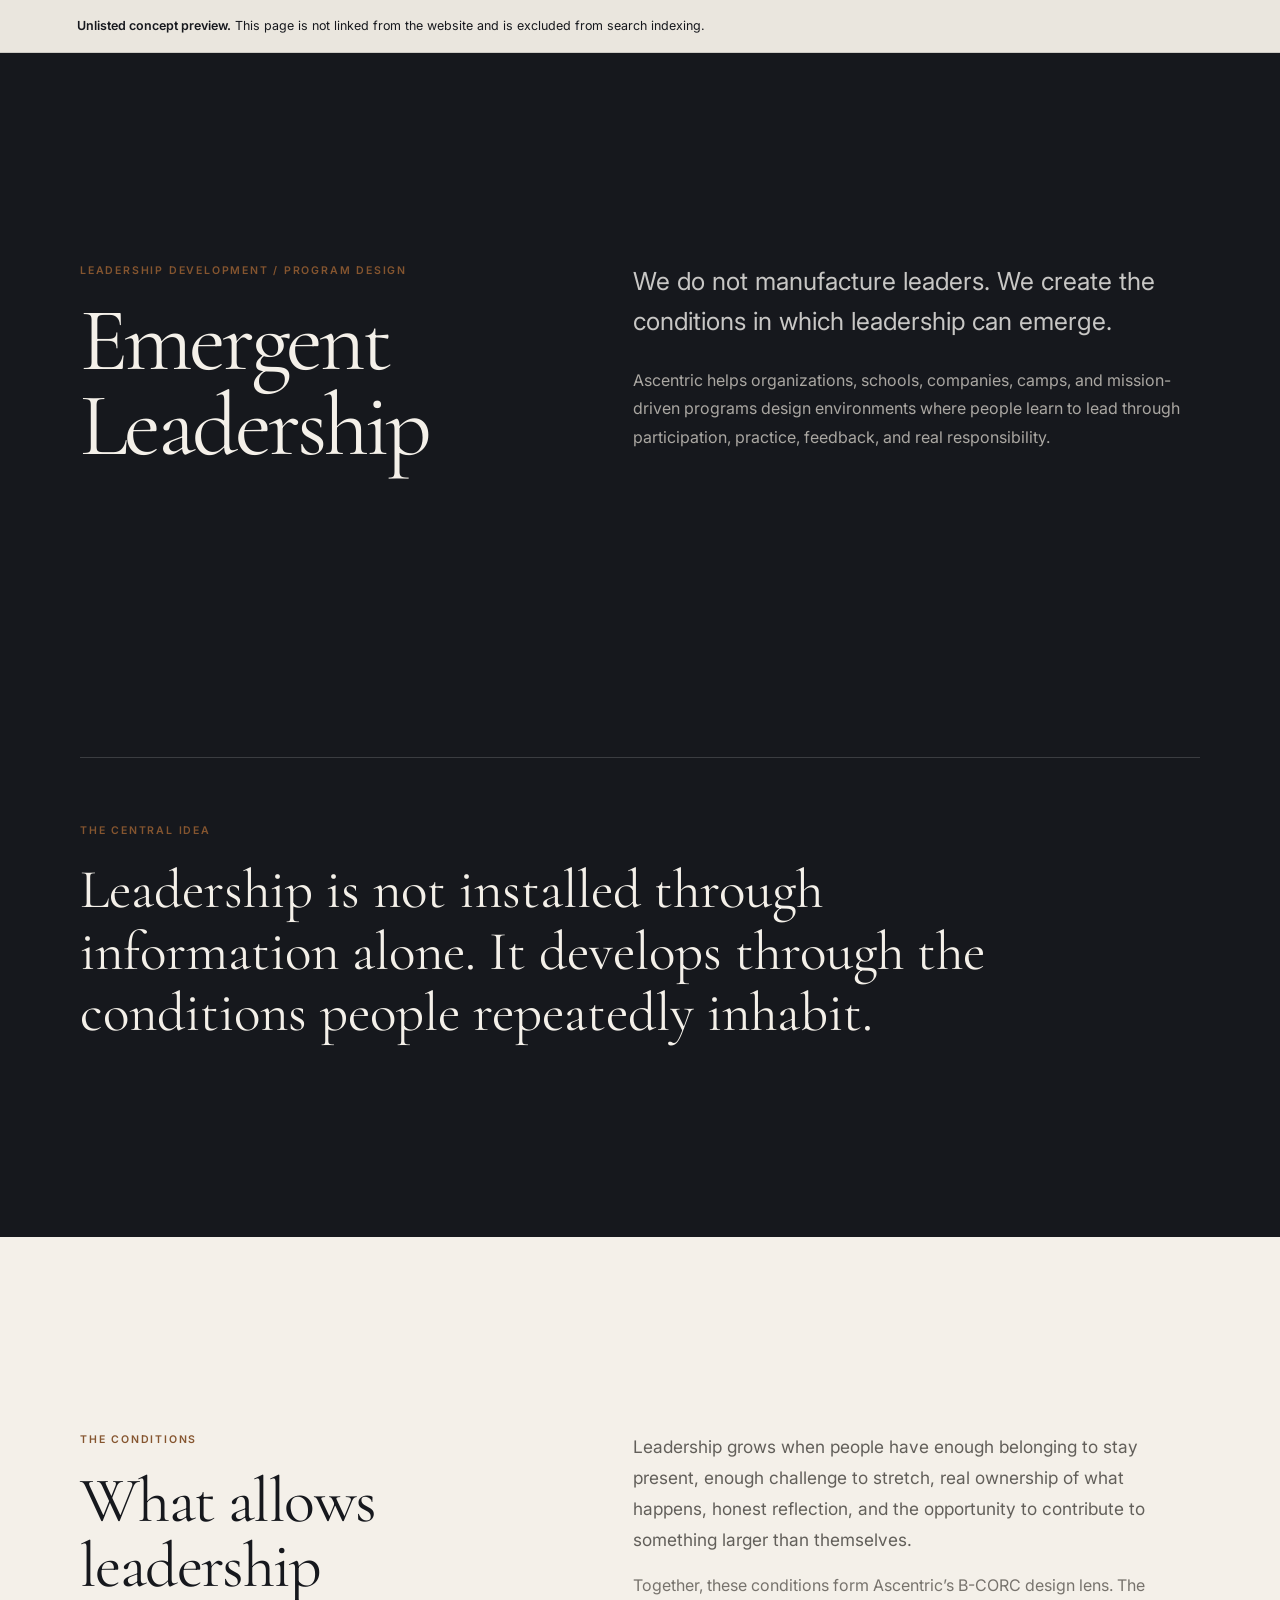
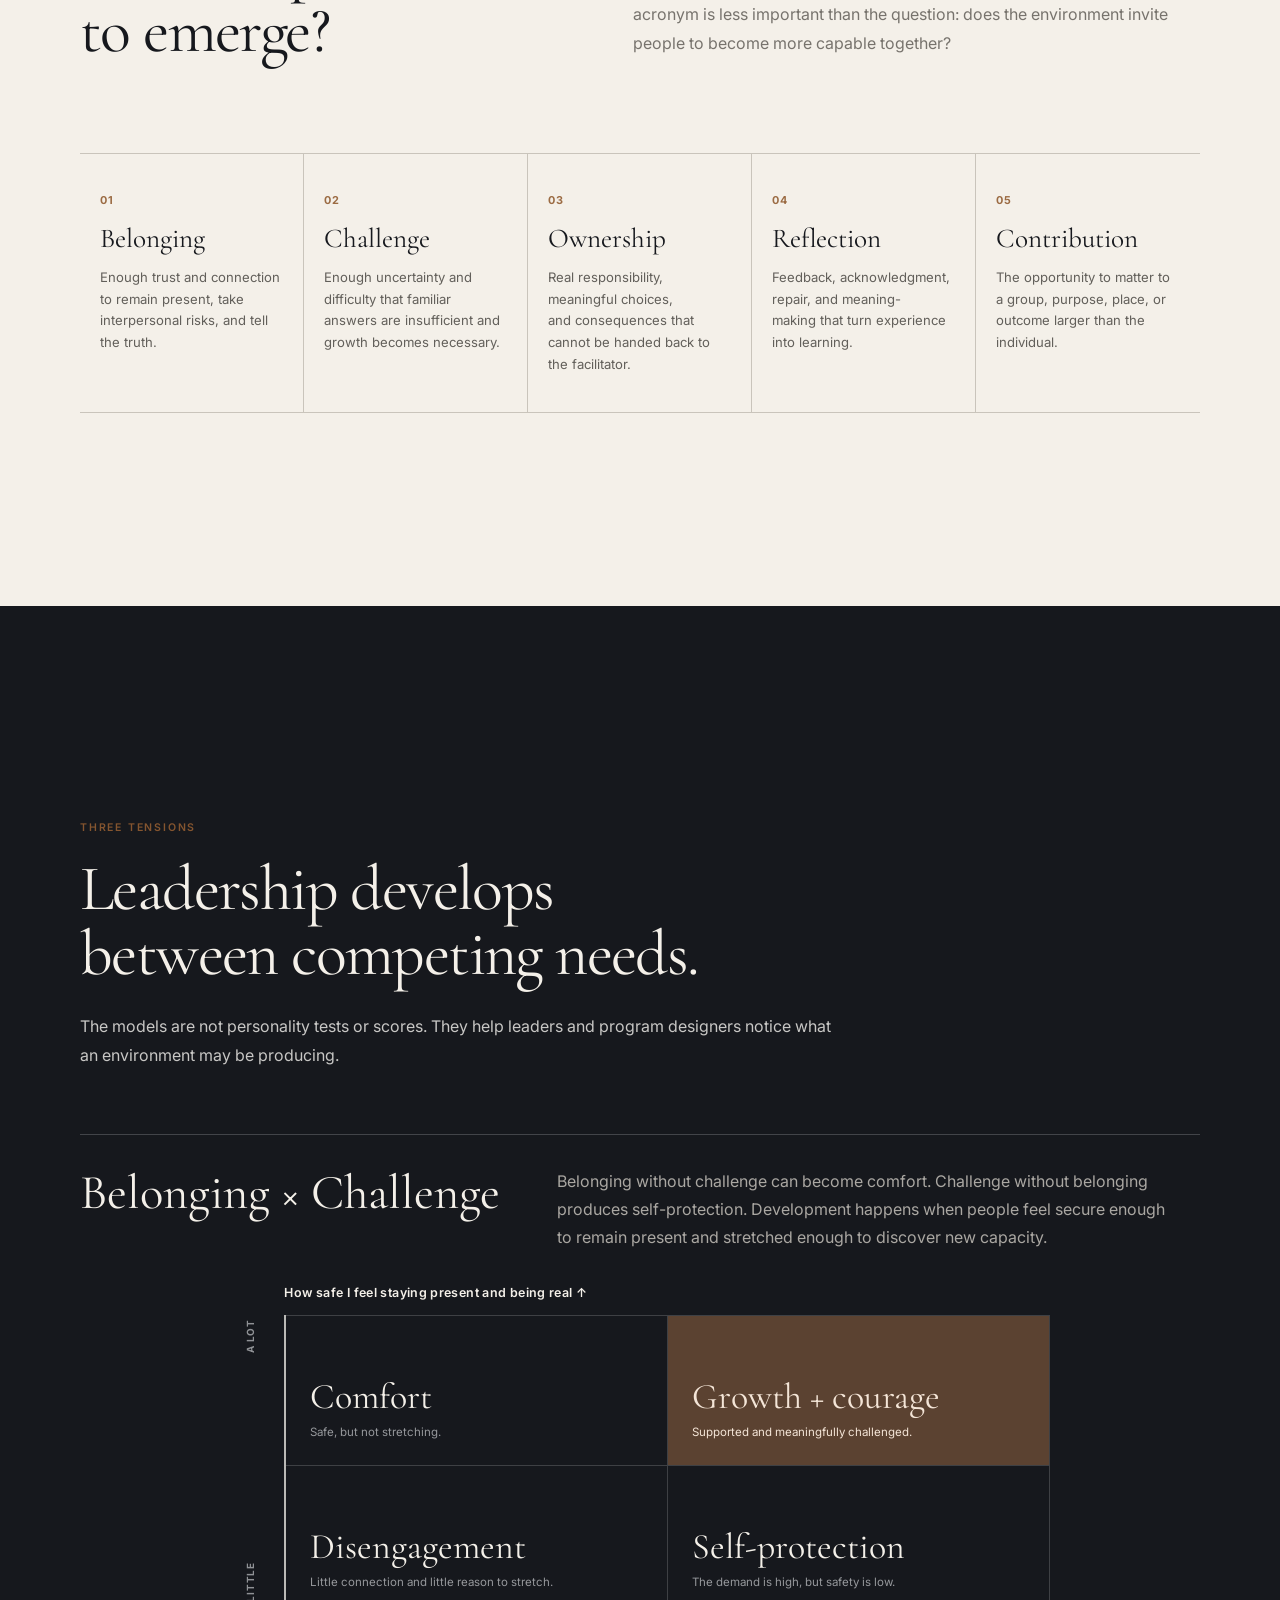
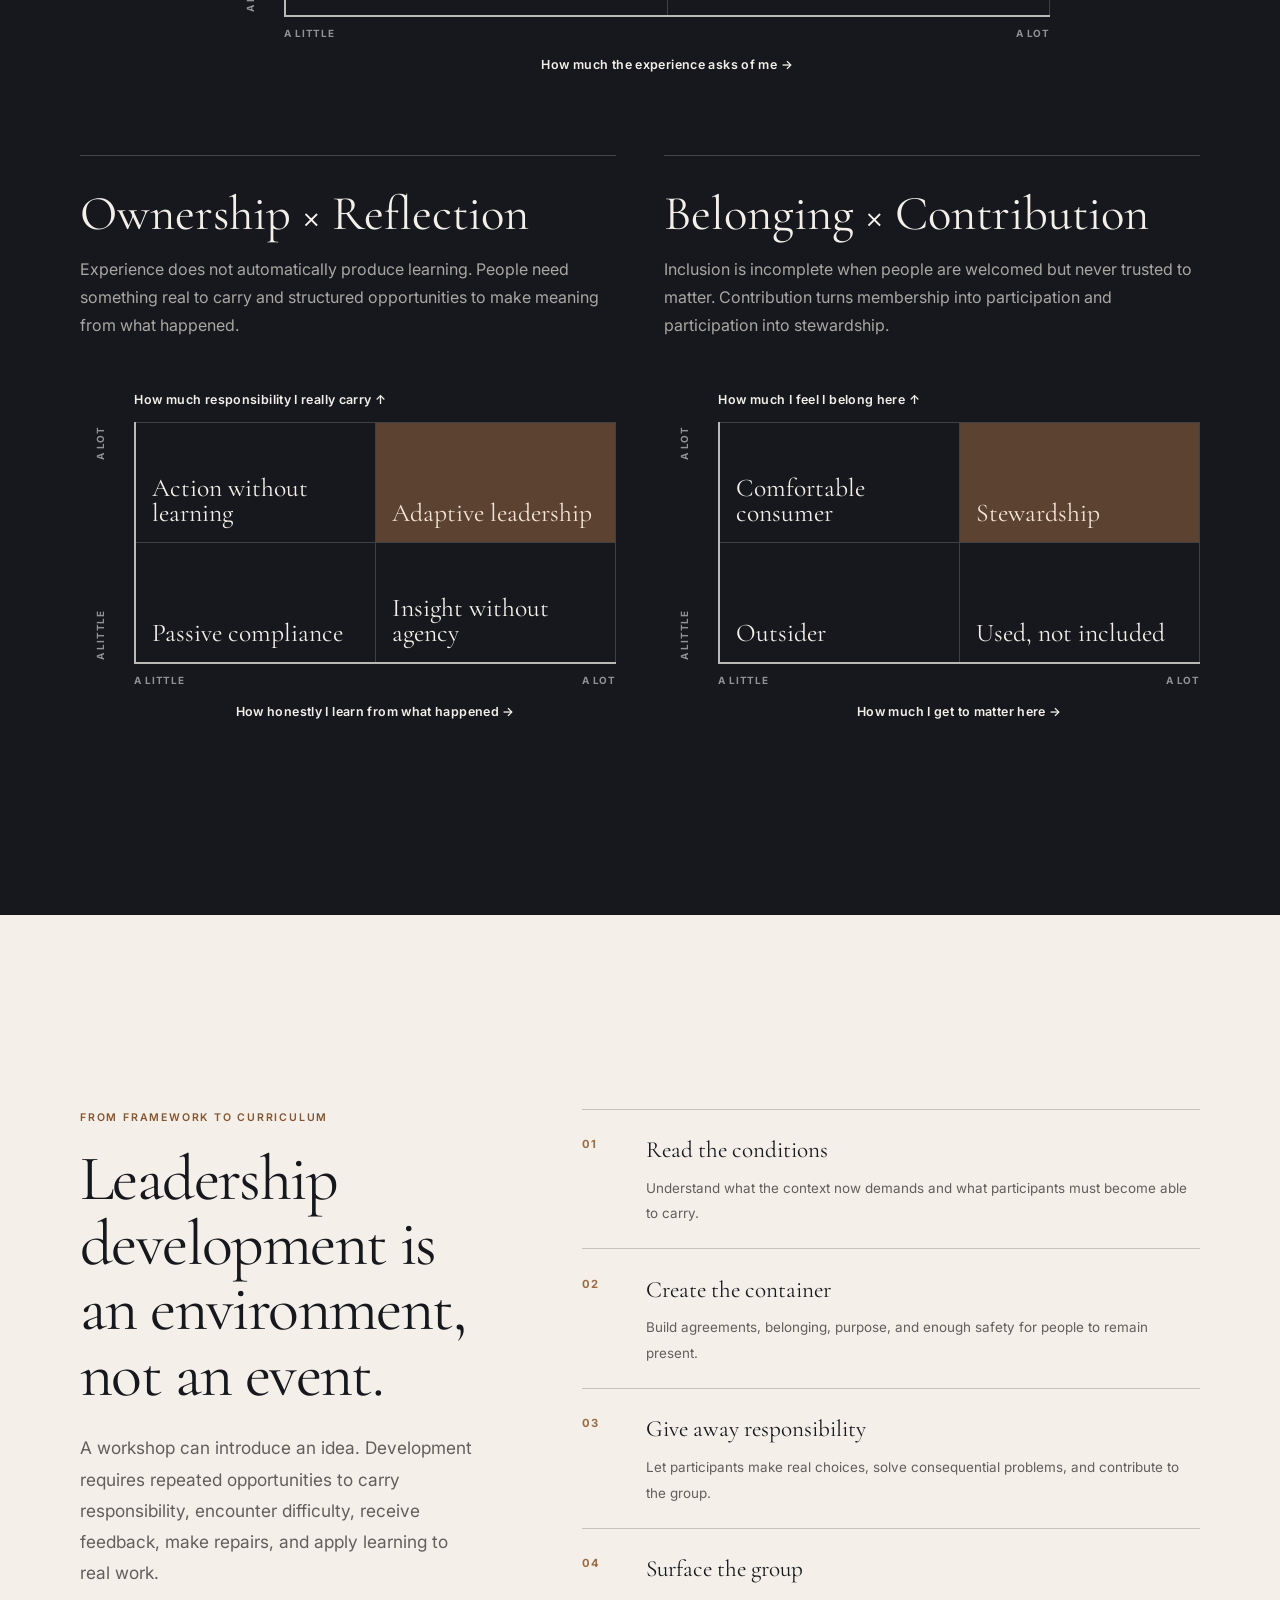
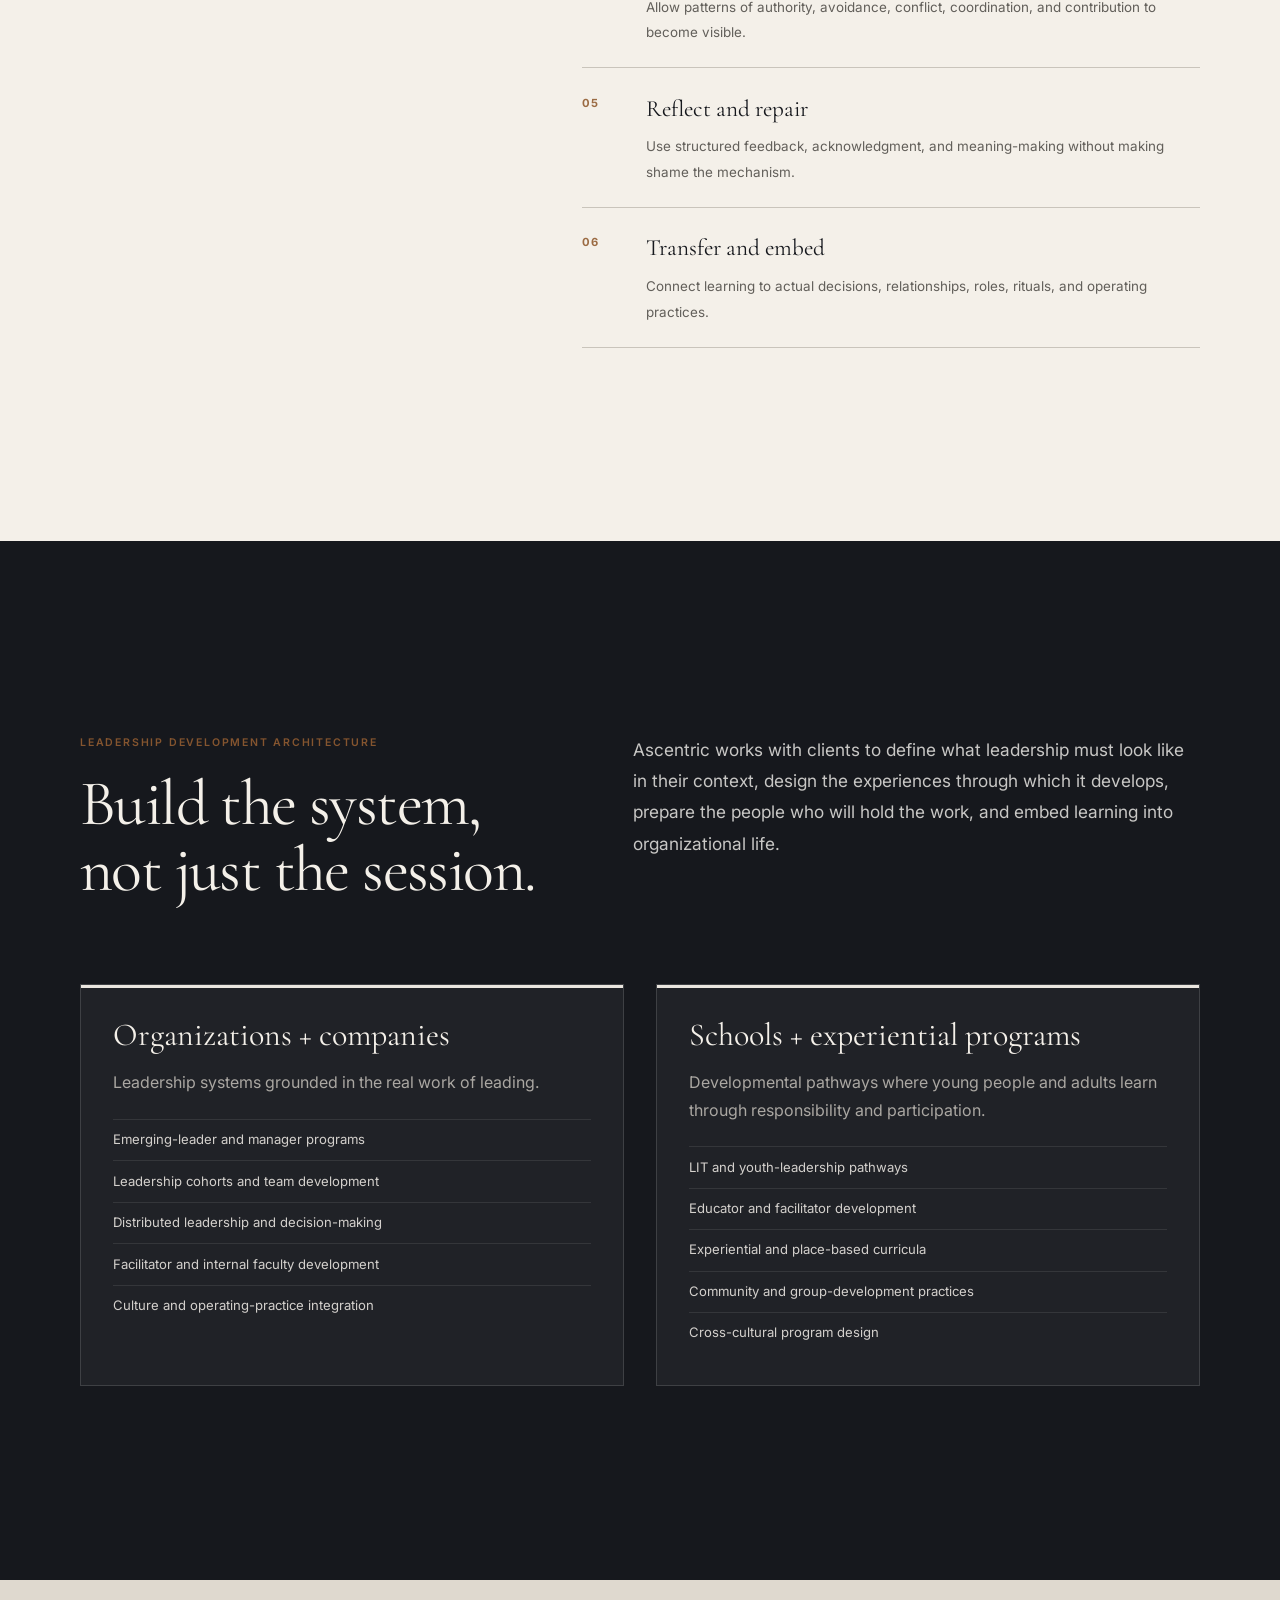
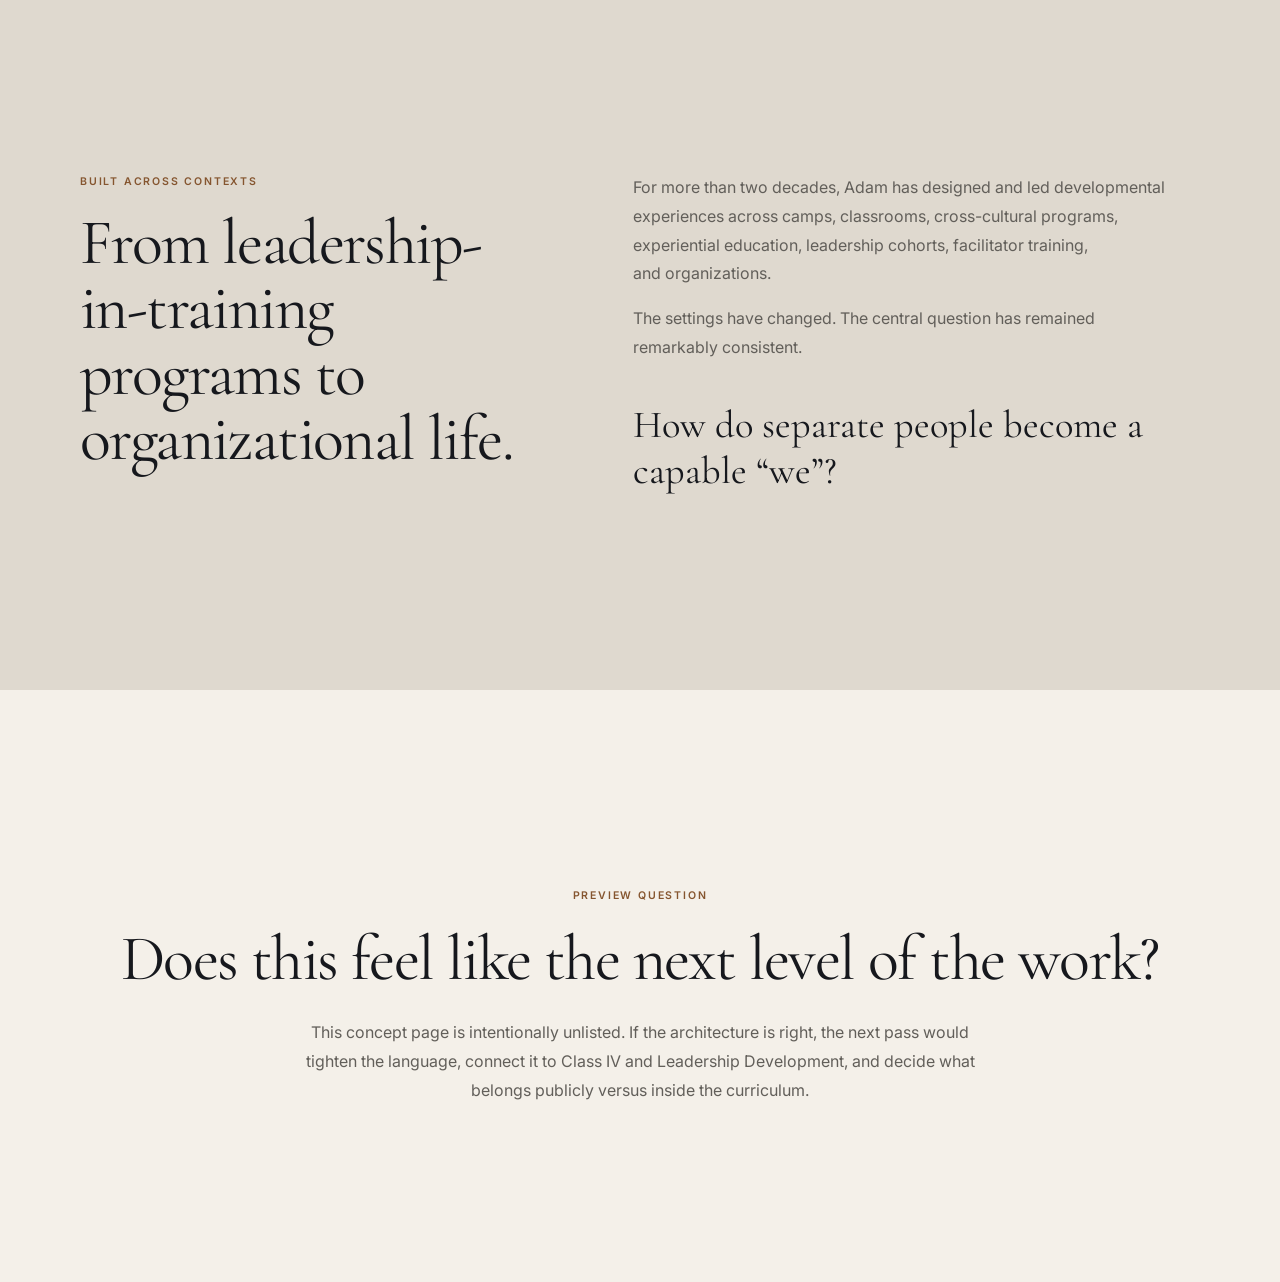
<file: previews/emergent-leadership.html>
<!DOCTYPE html>
<html lang="en">
<head>
<meta charset="UTF-8">
<meta name="viewport" content="width=device-width, initial-scale=1">
<meta name="robots" content="noindex, nofollow">
<title>Emergent Leadership Preview | Ascentric</title>
<link rel="icon" href="../favicon.ico" sizes="any">
<link rel="stylesheet" href="../css/styles.css">
<link rel="stylesheet" href="../css/refinement.css?v=credibility-5">
<style>
  .preview-bar { background:#eae6de; color:#16181d; padding:1rem 6%; font-size:.78rem; line-height:1.6; border-bottom:1px solid rgba(22,24,29,.14); }
  .preview-bar strong { font-weight:600; }
  .el-page { background:#f4f0e9; color:#16181d; }
  .el-dark { background:#16181d; color:#f4f0e9; }
  .el-hero { padding:7rem 0 6rem; }
  .el-hero__grid, .el-split { display:grid; grid-template-columns:.9fr 1.1fr; gap:8%; align-items:start; }
  .el-hero h1 { font-family:var(--font-display); font-size:clamp(3.4rem,7vw,7rem); font-weight:400; line-height:.94; letter-spacing:-.04em; }
  .el-hero .lead { color:#d4d1cd; font-size:clamp(1.15rem,2vw,1.55rem); line-height:1.6; margin-bottom:1.5rem; }
  .el-hero p:not(.eyebrow):not(.lead) { color:#aaa7a2; line-height:1.8; }
  .el-section { padding:6rem 0; }
  .el-section h2 { font-family:var(--font-display); font-size:clamp(2.5rem,5vw,4.5rem); font-weight:400; line-height:1.02; letter-spacing:-.025em; }
  .el-section .lead { font-size:1.08rem; line-height:1.8; color:#625f5a; }
  .el-dark .lead { color:#c8c7c5; }
  .el-thesis { border-top:1px solid #3b3d41; padding-top:4rem; }
  .el-thesis blockquote { font-family:var(--font-display); font-size:clamp(2.1rem,4.3vw,4rem); line-height:1.12; margin:0; max-width:1000px; }
  .conditions { display:grid; grid-template-columns:repeat(5,1fr); margin-top:4rem; border-top:1px solid #c9c4bb; border-bottom:1px solid #c9c4bb; }
  .condition { padding:2rem 1.25rem 2.3rem; border-right:1px solid #c9c4bb; }
  .condition:last-child { border-right:0; }
  .condition span { color:#9b6b43; font-size:.68rem; font-weight:700; letter-spacing:.12em; }
  .condition h3 { font-family:var(--font-display); font-size:1.7rem; font-weight:400; margin:.7rem 0 .8rem; }
  .condition p { color:#625f5a; font-size:.82rem; line-height:1.65; }
  .models-intro { max-width:760px; margin-bottom:4rem; }
  .models-intro p { color:#c8c7c5; line-height:1.8; margin-top:1.2rem; }
  .model { border-top:1px solid #424449; padding-top:2rem; }
  .model + .model { margin-top:4rem; }
  .model__header { display:grid; grid-template-columns:.8fr 1.2fr; gap:3rem; margin-bottom:2rem; }
  .model__header h3 { font-family:var(--font-display); font-size:clamp(2rem,3.8vw,3.4rem); font-weight:400; line-height:1.05; }
  .model__header p { color:#aaa7a2; line-height:1.75; max-width:620px; }
  .matrix-wrap { max-width:820px; margin:0 auto; }
  .matrix-y-title, .matrix-x-title { color:#f4f0e9; font-size:.78rem; font-weight:600; letter-spacing:.03em; }
  .matrix-y-title { margin:0 0 .75rem 3.4rem; }
  .matrix-x-title { margin:.8rem 0 0 3.4rem; text-align:center; }
  .matrix-body { display:grid; grid-template-columns:2.6rem 1fr; gap:.8rem; }
  .matrix-y-scale { display:flex; flex-direction:column; justify-content:space-between; align-items:center; color:#8f9195; font-size:.62rem; font-weight:700; letter-spacing:.08em; padding:.25rem 0; }
  .matrix-y-scale span { writing-mode:vertical-rl; transform:rotate(180deg); }
  .matrix-grid { display:grid; grid-template-columns:1fr 1fr; border-left:2px solid #bab9b6; border-bottom:2px solid #bab9b6; }
  .matrix-cell { min-height:150px; padding:1.5rem; display:flex; flex-direction:column; justify-content:flex-end; border-top:1px solid #3e4044; border-right:1px solid #3e4044; }
  .matrix-cell strong { font-family:var(--font-display); font-size:clamp(1.55rem,2.8vw,2.5rem); font-weight:400; line-height:1; color:#f4f0e9; }
  .matrix-cell span { margin-top:.55rem; color:#96989c; font-size:.72rem; line-height:1.45; }
  .matrix-cell--focus { background:#5b4231; }
  .matrix-cell--focus strong, .matrix-cell--focus span { color:#f4e5d7; }
  .matrix-x-scale { display:flex; justify-content:space-between; margin:.6rem 0 0 3.4rem; color:#8f9195; font-size:.62rem; font-weight:700; letter-spacing:.08em; }
  .supporting-models { display:grid; grid-template-columns:1fr 1fr; gap:3rem; margin-top:5rem; }
  .model--small { margin-top:0!important; }
  .model--small .model__header { display:block; min-height:170px; }
  .model--small .model__header p { margin-top:1rem; }
  .model--small .matrix-cell { min-height:120px; padding:1rem; }
  .model--small .matrix-cell strong { font-size:clamp(1.2rem,2vw,1.75rem); }
  .model--small .matrix-cell span { font-size:.67rem; }
  .curriculum { display:grid; grid-template-columns:.8fr 1.2fr; gap:8%; }
  .curriculum-steps { list-style:none; counter-reset:step; border-top:1px solid #c9c4bb; }
  .curriculum-steps li { counter-increment:step; display:grid; grid-template-columns:3rem 1fr; gap:1rem; padding:1.4rem 0; border-bottom:1px solid #c9c4bb; }
  .curriculum-steps li::before { content:"0" counter(step); color:#9b6b43; font-size:.7rem; font-weight:700; letter-spacing:.1em; padding-top:.25rem; }
  .curriculum-steps strong { display:block; font-family:var(--font-display); font-size:1.45rem; font-weight:400; margin-bottom:.35rem; }
  .curriculum-steps span { color:#625f5a; font-size:.84rem; line-height:1.6; }
  .offer-grid { display:grid; grid-template-columns:1fr 1fr; gap:2rem; margin-top:3.5rem; }
  .offer-card { background:#202227; color:#f4f0e9; border:1px solid #3e4044; padding:2rem; }
  .offer-card h3 { font-family:var(--font-display); font-size:2rem; font-weight:400; margin-bottom:1rem; }
  .offer-card p { color:#aaa7a2; line-height:1.7; }
  .offer-card ul { list-style:none; margin-top:1.4rem; }
  .offer-card li { color:#d4d1cd; font-size:.82rem; line-height:1.5; padding:.65rem 0; border-top:1px solid #34363a; }
  .lineage { background:#dfd9cf; }
  .lineage p { color:#625f5a; line-height:1.8; }
  .lineage .proof-line { margin-top:2.5rem; font-family:var(--font-display); font-size:clamp(1.7rem,3vw,2.7rem); line-height:1.2; color:#16181d; }
  .preview-close { padding:5rem 0; text-align:center; }
  .preview-close h2 { font-family:var(--font-display); font-size:clamp(2.4rem,5vw,4.5rem); font-weight:400; }
  .preview-close p { max-width:700px; margin:1.2rem auto 0; color:#625f5a; line-height:1.8; }
  @media (max-width:900px) {
    .conditions { grid-template-columns:1fr 1fr; }
    .condition { border-bottom:1px solid #c9c4bb; }
    .supporting-models { grid-template-columns:1fr; }
    .model--small .model__header { min-height:0; }
  }
  @media (max-width:760px) {
    .el-hero { padding:5rem 0 4rem; }
    .el-hero__grid, .el-split, .model__header, .curriculum { grid-template-columns:1fr; gap:1.5rem; }
    .el-section { padding:4rem 0; }
    .conditions { grid-template-columns:1fr; }
    .condition { border-right:0; }
    .matrix-y-title { margin-left:2.5rem; }
    .matrix-body { grid-template-columns:1.8rem 1fr; gap:.55rem; }
    .matrix-cell { min-height:115px; padding:1rem .75rem; }
    .matrix-cell strong { font-size:1.25rem; }
    .matrix-x-scale, .matrix-x-title { margin-left:2.35rem; }
    .supporting-models, .offer-grid { grid-template-columns:1fr; }
  }
</style>
</head>
<body class="refined-page el-page">
<div class="preview-bar"><strong>Unlisted concept preview.</strong> This page is not linked from the website and is excluded from search indexing.</div>
<main>
<header class="el-hero el-dark">
<div class="section-shell el-hero__grid">
<div>
<p class="eyebrow">Leadership development / Program design</p>
<h1>Emergent Leadership</h1>
</div>
<div>
<p class="lead">We do not manufacture leaders. We create the conditions in which leadership can emerge.</p>
<p>Ascentric helps organizations, schools, companies, camps, and mission-driven programs design environments where people learn to lead through participation, practice, feedback, and real responsibility.</p>
</div>
</div>
</header>

<section class="el-section el-dark">
<div class="section-shell el-thesis">
<p class="eyebrow">The central idea</p>
<blockquote>Leadership is not installed through information alone. It develops through the conditions people repeatedly inhabit.</blockquote>
</div>
</section>

<section class="el-section">
<div class="section-shell">
<div class="el-split">
<div>
<p class="eyebrow">The conditions</p>
<h2>What allows leadership to emerge?</h2>
</div>
<div>
<p class="lead">Leadership grows when people have enough belonging to stay present, enough challenge to stretch, real ownership of what happens, honest reflection, and the opportunity to contribute to something larger than themselves.</p>
<p style="color:#77736d; line-height:1.8; margin-top:1rem;">Together, these conditions form Ascentric’s B-CORC design lens. The acronym is less important than the question: does the environment invite people to become more capable together?</p>
</div>
</div>
<div class="conditions">
<article class="condition"><span>01</span><h3>Belonging</h3><p>Enough trust and connection to remain present, take interpersonal risks, and tell the truth.</p></article>
<article class="condition"><span>02</span><h3>Challenge</h3><p>Enough uncertainty and difficulty that familiar answers are insufficient and growth becomes necessary.</p></article>
<article class="condition"><span>03</span><h3>Ownership</h3><p>Real responsibility, meaningful choices, and consequences that cannot be handed back to the facilitator.</p></article>
<article class="condition"><span>04</span><h3>Reflection</h3><p>Feedback, acknowledgment, repair, and meaning-making that turn experience into learning.</p></article>
<article class="condition"><span>05</span><h3>Contribution</h3><p>The opportunity to matter to a group, purpose, place, or outcome larger than the individual.</p></article>
</div>
</div>
</section>

<section class="el-section el-dark">
<div class="section-shell">
<div class="models-intro">
<p class="eyebrow">Three tensions</p>
<h2>Leadership develops between competing needs.</h2>
<p>The models are not personality tests or scores. They help leaders and program designers notice what an environment may be producing.</p>
</div>

<article class="model">
<div class="model__header">
<h3>Belonging × Challenge</h3>
<p>Belonging without challenge can become comfort. Challenge without belonging produces self-protection. Development happens when people feel secure enough to remain present and stretched enough to discover new capacity.</p>
</div>
<div class="matrix-wrap" role="img" aria-label="A two by two graph comparing belonging with challenge. High belonging and high challenge create growth and courage.">
<p class="matrix-y-title">How safe I feel staying present and being real ↑</p>
<div class="matrix-body"><div class="matrix-y-scale" aria-hidden="true"><span>A LOT</span><span>A LITTLE</span></div><div class="matrix-grid">
<div class="matrix-cell"><strong>Comfort</strong><span>Safe, but not stretching.</span></div>
<div class="matrix-cell matrix-cell--focus"><strong>Growth + courage</strong><span>Supported and meaningfully challenged.</span></div>
<div class="matrix-cell"><strong>Disengagement</strong><span>Little connection and little reason to stretch.</span></div>
<div class="matrix-cell"><strong>Self-protection</strong><span>The demand is high, but safety is low.</span></div>
</div></div>
<div class="matrix-x-scale" aria-hidden="true"><span>A LITTLE</span><span>A LOT</span></div>
<p class="matrix-x-title">How much the experience asks of me →</p>
</div>
</article>

<div class="supporting-models">
<article class="model model--small">
<div class="model__header"><h3>Ownership × Reflection</h3><p>Experience does not automatically produce learning. People need something real to carry and structured opportunities to make meaning from what happened.</p></div>
<div class="matrix-wrap" role="img" aria-label="A two by two graph comparing ownership with reflection. High ownership and high reflection create adaptive leadership.">
<p class="matrix-y-title">How much responsibility I really carry ↑</p>
<div class="matrix-body"><div class="matrix-y-scale" aria-hidden="true"><span>A LOT</span><span>A LITTLE</span></div><div class="matrix-grid">
<div class="matrix-cell"><strong>Action without learning</strong></div>
<div class="matrix-cell matrix-cell--focus"><strong>Adaptive leadership</strong></div>
<div class="matrix-cell"><strong>Passive compliance</strong></div>
<div class="matrix-cell"><strong>Insight without agency</strong></div>
</div></div>
<div class="matrix-x-scale" aria-hidden="true"><span>A LITTLE</span><span>A LOT</span></div>
<p class="matrix-x-title">How honestly I learn from what happened →</p>
</div>
</article>

<article class="model model--small">
<div class="model__header"><h3>Belonging × Contribution</h3><p>Inclusion is incomplete when people are welcomed but never trusted to matter. Contribution turns membership into participation and participation into stewardship.</p></div>
<div class="matrix-wrap" role="img" aria-label="A two by two graph comparing belonging with contribution. High belonging and high contribution create stewardship.">
<p class="matrix-y-title">How much I feel I belong here ↑</p>
<div class="matrix-body"><div class="matrix-y-scale" aria-hidden="true"><span>A LOT</span><span>A LITTLE</span></div><div class="matrix-grid">
<div class="matrix-cell"><strong>Comfortable consumer</strong></div>
<div class="matrix-cell matrix-cell--focus"><strong>Stewardship</strong></div>
<div class="matrix-cell"><strong>Outsider</strong></div>
<div class="matrix-cell"><strong>Used, not included</strong></div>
</div></div>
<div class="matrix-x-scale" aria-hidden="true"><span>A LITTLE</span><span>A LOT</span></div>
<p class="matrix-x-title">How much I get to matter here →</p>
</div>
</article>
</div>
</div>
</section>

<section class="el-section">
<div class="section-shell curriculum">
<div>
<p class="eyebrow">From framework to curriculum</p>
<h2>Leadership development is an environment, not an event.</h2>
<p class="lead" style="margin-top:1.5rem;">A workshop can introduce an idea. Development requires repeated opportunities to carry responsibility, encounter difficulty, receive feedback, make repairs, and apply learning to real work.</p>
</div>
<ol class="curriculum-steps">
<li><div><strong>Read the conditions</strong><span>Understand what the context now demands and what participants must become able to carry.</span></div></li>
<li><div><strong>Create the container</strong><span>Build agreements, belonging, purpose, and enough safety for people to remain present.</span></div></li>
<li><div><strong>Give away responsibility</strong><span>Let participants make real choices, solve consequential problems, and contribute to the group.</span></div></li>
<li><div><strong>Surface the group</strong><span>Allow patterns of authority, avoidance, conflict, coordination, and contribution to become visible.</span></div></li>
<li><div><strong>Reflect and repair</strong><span>Use structured feedback, acknowledgment, and meaning-making without making shame the mechanism.</span></div></li>
<li><div><strong>Transfer and embed</strong><span>Connect learning to actual decisions, relationships, roles, rituals, and operating practices.</span></div></li>
</ol>
</div>
</section>

<section class="el-section el-dark">
<div class="section-shell">
<div class="el-split">
<div><p class="eyebrow">Leadership development architecture</p><h2>Build the system, not just the session.</h2></div>
<div><p class="lead">Ascentric works with clients to define what leadership must look like in their context, design the experiences through which it develops, prepare the people who will hold the work, and embed learning into organizational life.</p></div>
</div>
<div class="offer-grid">
<article class="offer-card"><h3>Organizations + companies</h3><p>Leadership systems grounded in the real work of leading.</p><ul><li>Emerging-leader and manager programs</li><li>Leadership cohorts and team development</li><li>Distributed leadership and decision-making</li><li>Facilitator and internal faculty development</li><li>Culture and operating-practice integration</li></ul></article>
<article class="offer-card"><h3>Schools + experiential programs</h3><p>Developmental pathways where young people and adults learn through responsibility and participation.</p><ul><li>LIT and youth-leadership pathways</li><li>Educator and facilitator development</li><li>Experiential and place-based curricula</li><li>Community and group-development practices</li><li>Cross-cultural program design</li></ul></article>
</div>
</div>
</section>

<section class="el-section lineage">
<div class="section-shell el-split">
<div><p class="eyebrow">Built across contexts</p><h2>From leadership-in-training programs to organizational life.</h2></div>
<div><p>For more than two decades, Adam has designed and led developmental experiences across camps, classrooms, cross-cultural programs, experiential education, leadership cohorts, facilitator training, and organizations.</p><p style="margin-top:1rem;">The settings have changed. The central question has remained remarkably consistent.</p><p class="proof-line">How do separate people become a capable “we”?</p></div>
</div>
</section>

<section class="preview-close">
<div class="section-shell">
<p class="eyebrow">Preview question</p>
<h2>Does this feel like the next level of the work?</h2>
<p>This concept page is intentionally unlisted. If the architecture is right, the next pass would tighten the language, connect it to Class IV and Leadership Development, and decide what belongs publicly versus inside the curriculum.</p>
</div>
</section>
</main>
</body>
</html>
</file>
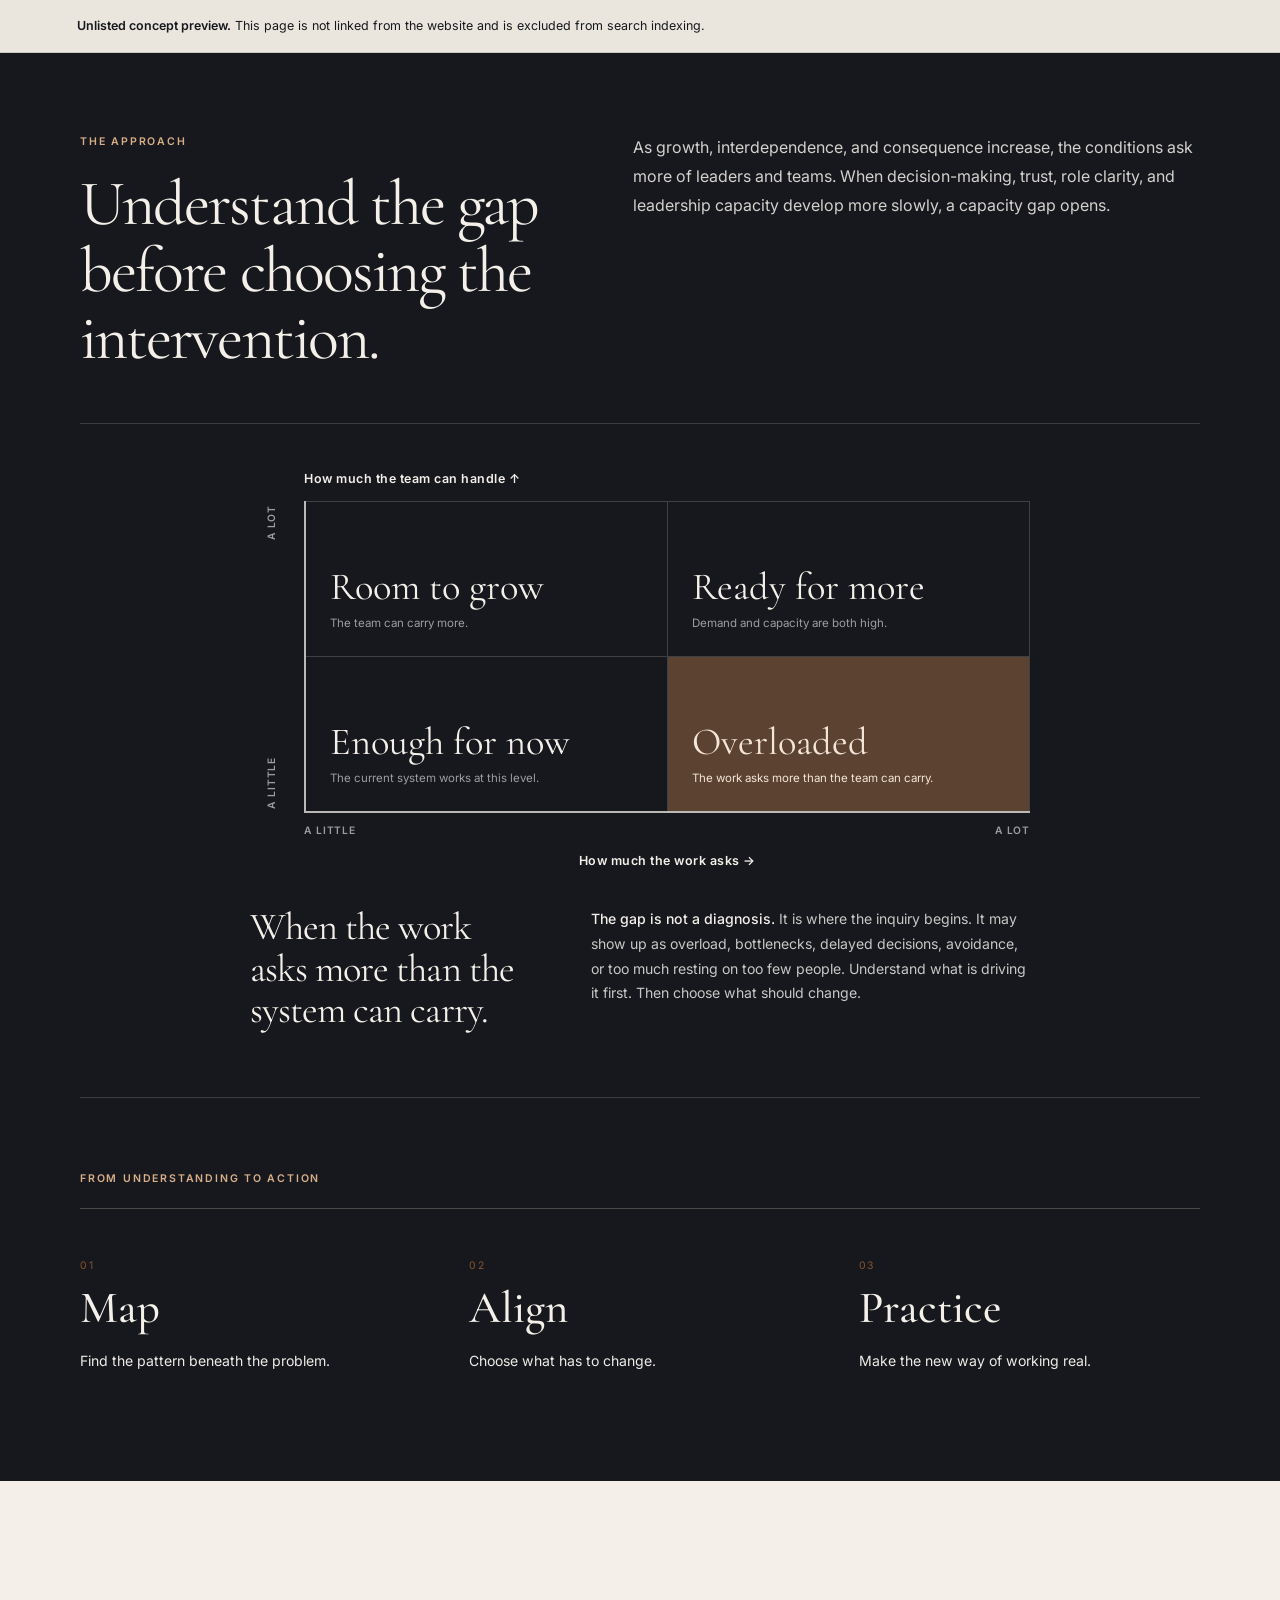
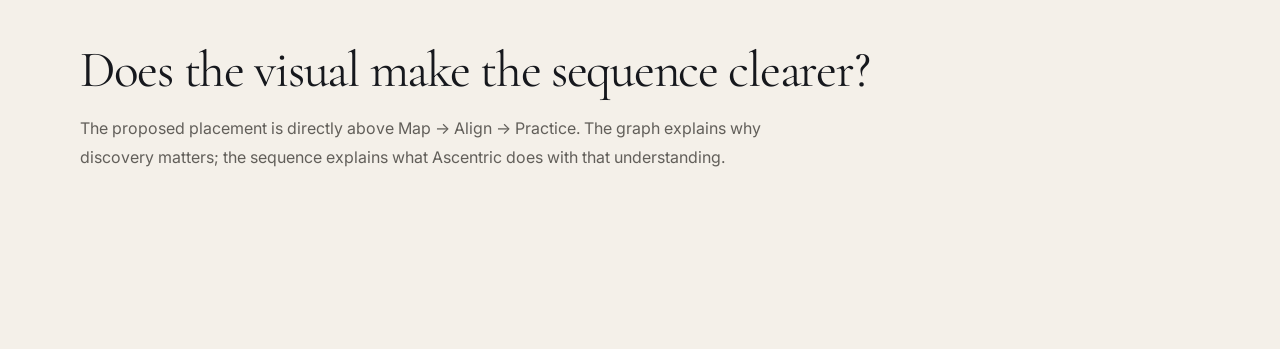
<file: previews/friction-model.html>
<!DOCTYPE html>
<html lang="en">
<head>
<meta charset="UTF-8">
<meta name="viewport" content="width=device-width, initial-scale=1">
<meta name="robots" content="noindex, nofollow">
<title>Friction Model Preview | Ascentric</title>
<link rel="icon" href="../favicon.ico" sizes="any">
<link rel="stylesheet" href="../css/styles.css">
<link rel="stylesheet" href="../css/refinement.css?v=credibility-5">
<style>
  .preview-bar { background: #eae6de; color: #16181d; padding: 1rem 6%; font-size: .78rem; line-height: 1.6; border-bottom: 1px solid rgba(22,24,29,.14); }
  .preview-bar strong { font-weight: 600; }
  .model-preview { background: #16181d; color: #f4f0e9; }
  .model-preview .section-shell { padding-top: 5rem; }
  .model-preview .eyebrow { color: #d9af89; }
  .model-intro { display: grid; grid-template-columns: .9fr 1.1fr; gap: 8%; align-items: start; }
  .model-intro h1 { font-family: var(--font-display); font-size: clamp(2.8rem,5vw,4.8rem); font-weight: 400; line-height: 1.05; letter-spacing: -.03em; }
  .model-intro .lead { color: #d4d1cd; font-size: 1rem; line-height: 1.8; max-width: 620px; }
  .capacity-model { margin-top: 3.2rem; padding: 2.8rem 0 2.5rem; border-top: 1px solid #3b3d41; border-bottom: 1px solid #3b3d41; }
  .matrix-wrap { max-width: 780px; margin: 0 auto; }
  .matrix-y-title, .matrix-x-title { color: #f4f0e9; font-size: .78rem; font-weight: 600; letter-spacing: .04em; }
  .matrix-y-title { margin: 0 0 .75rem 3.4rem; }
  .matrix-x-title { margin: .8rem 0 0 3.4rem; text-align: center; }
  .matrix-body { display: grid; grid-template-columns: 2.6rem 1fr; gap: .8rem; }
  .matrix-y-scale { display: flex; flex-direction: column; justify-content: space-between; align-items: center; color: #9b9da1; font-size: .64rem; font-weight: 600; letter-spacing: .08em; padding: .25rem 0; }
  .matrix-y-scale span:first-child { writing-mode: vertical-rl; transform: rotate(180deg); }
  .matrix-y-scale span:last-child { writing-mode: vertical-rl; transform: rotate(180deg); }
  .matrix { display: grid; grid-template-columns: 1fr 1fr; border-left: 2px solid #bab9b6; border-bottom: 2px solid #bab9b6; }
  .matrix-cell { min-height: 155px; padding: 1.5rem; display: flex; flex-direction: column; justify-content: flex-end; border-top: 1px solid #3e4044; border-right: 1px solid #3e4044; }
  .matrix-cell strong { color: #f4f0e9; font-family: var(--font-display); font-size: clamp(1.65rem,3vw,2.5rem); font-weight: 400; line-height: 1; }
  .matrix-cell span { margin-top: .55rem; color: #9b9da1; font-size: .72rem; line-height: 1.45; }
  .matrix-cell--focus { background: #5b4231; }
  .matrix-cell--focus strong, .matrix-cell--focus span { color: #f4e5d7; }
  .matrix-x-scale { display: flex; justify-content: space-between; margin: .6rem 0 0 3.4rem; color: #9b9da1; font-size: .64rem; font-weight: 600; letter-spacing: .08em; }
  .capacity-copy { display: grid; grid-template-columns: 1fr 1.5fr; gap: 3rem; max-width: 780px; margin: 2.25rem auto 0; align-items: start; }
  .capacity-copy h2 { font-family: var(--font-display); font-size: clamp(1.8rem,3vw,2.65rem); font-weight: 400; line-height: 1.08; }
  .capacity-copy p { color: #c8c7c5; font-size: .88rem; line-height: 1.75; }
  .capacity-copy strong { color: #f4f0e9; font-weight: 500; }
  .sequence-label { margin: 4.5rem 0 1.5rem; color: #d9af89; }
  .model-preview .practice-steps { margin-top: 0; }
  .preview-question { padding: 4rem 0 5rem; background: #f4f0e9; color: #16181d; }
  .preview-question h2 { font-family: var(--font-display); font-size: clamp(2rem,4vw,3.4rem); font-weight: 400; margin-bottom: 1rem; }
  .preview-question p { max-width: 720px; color: #625f5a; line-height: 1.8; }
  @media (max-width: 760px) {
    .model-intro { grid-template-columns: 1fr; gap: 1.5rem; }
    .capacity-model { padding: 2rem 0; }
    .matrix-y-title { margin-left: 2.5rem; }
    .matrix-body { grid-template-columns: 1.8rem 1fr; gap: .55rem; }
    .matrix-cell { min-height: 120px; padding: 1rem .8rem; }
    .matrix-x-scale, .matrix-x-title { margin-left: 2.35rem; }
    .capacity-copy { grid-template-columns: 1fr; gap: 1.2rem; margin-top: 2rem; }
  }
</style>
</head>
<body class="refined-page">
<div class="preview-bar"><strong>Unlisted concept preview.</strong> This page is not linked from the website and is excluded from search indexing.</div>
<main>
<section class="model-preview">
<div class="section-shell">
<div class="model-intro">
<div>
<p class="eyebrow">The approach</p>
<h1>Understand the gap before choosing the intervention.</h1>
</div>
<div>
<p class="lead">As growth, interdependence, and consequence increase, the conditions ask more of leaders and teams. When decision-making, trust, role clarity, and leadership capacity develop more slowly, a capacity gap opens.</p>
</div>
</div>

<figure class="capacity-model" aria-labelledby="capacity-model-title capacity-model-caption">
<div class="matrix-wrap" role="img" aria-label="A two by two graph comparing how much the work asks with how much the team can handle. High demands and low capacity create overload.">
<p class="matrix-y-title">How much the team can handle ↑</p>
<div class="matrix-body">
<div class="matrix-y-scale" aria-hidden="true"><span>A LOT</span><span>A LITTLE</span></div>
<div class="matrix">
<div class="matrix-cell"><strong>Room to grow</strong><span>The team can carry more.</span></div>
<div class="matrix-cell"><strong>Ready for more</strong><span>Demand and capacity are both high.</span></div>
<div class="matrix-cell"><strong>Enough for now</strong><span>The current system works at this level.</span></div>
<div class="matrix-cell matrix-cell--focus"><strong>Overloaded</strong><span>The work asks more than the team can carry.</span></div>
</div>
</div>
<div class="matrix-x-scale" aria-hidden="true"><span>A LITTLE</span><span>A LOT</span></div>
<p class="matrix-x-title">How much the work asks →</p>
</div>
<figcaption class="capacity-copy" id="capacity-model-caption">
<h2 id="capacity-model-title">When the work asks more than the system can carry.</h2>
<p><strong>The gap is not a diagnosis.</strong> It is where the inquiry begins. It may show up as overload, bottlenecks, delayed decisions, avoidance, or too much resting on too few people. Understand what is driving it first. Then choose what should change.</p>
</figcaption>
</figure>

<p class="eyebrow sequence-label">From understanding to action</p>
<ol class="practice-steps">
<li>
<span class="step-number">01</span>
<h3>Map</h3>
<p class="step-intent">Find the pattern beneath the problem.</p>
</li>
<li>
<span class="step-number">02</span>
<h3>Align</h3>
<p class="step-intent">Choose what has to change.</p>
</li>
<li>
<span class="step-number">03</span>
<h3>Practice</h3>
<p class="step-intent">Make the new way of working real.</p>
</li>
</ol>
</div>
</section>
<section class="preview-question">
<div class="section-shell">
<h2>Does the visual make the sequence clearer?</h2>
<p>The proposed placement is directly above Map → Align → Practice. The graph explains why discovery matters; the sequence explains what Ascentric does with that understanding.</p>
</div>
</section>
</main>
</body>
</html>
</file>
<file: css/styles.css>
/* ============================================================
   ASCENTRIC V3 — Design System
   Leadership & Team Performance
   ============================================================ */

@import url('https://fonts.googleapis.com/css2?family=Cormorant+Garamond:ital,wght@0,300;0,400;0,500;0,600;1,300;1,400;1,500&family=Inter:wght@300;400;500;600&family=Syne:wght@400;500;600;700;800&display=swap');

/* ============================================================
   CUSTOM PROPERTIES
   ============================================================ */

:root {
  --dark:         #16181D;
  --slate:        #2C3444;
  --cream:        #F7F5F0;
  --stone:        #EAE6DF;
  --amber:        #B07849;
  --amber-hover:  #96653D;
  --text:         #1E1E20;
  --text-muted:   #6B6560;
  --white:        #FFFFFF;
  --border:       rgba(0, 0, 0, 0.08);

  --font-display: 'Cormorant Garamond', Georgia, 'Times New Roman', serif;
  --font-body:    'Inter', -apple-system, BlinkMacSystemFont, sans-serif;
  --font-logo:    'Cormorant Garamond', Georgia, 'Times New Roman', serif;

  --container:    1240px;
  --section-v:    7rem;
  --section-h:    5%;

  --ease:         cubic-bezier(0.25, 0.1, 0.25, 1);
  --ease-out:     cubic-bezier(0, 0, 0.2, 1);
}

/* ============================================================
   RESET & BASE
   ============================================================ */

*, *::before, *::after {
  box-sizing: border-box;
  margin: 0;
  padding: 0;
}

html {
  scroll-behavior: smooth;
  -webkit-text-size-adjust: 100%;
}

body {
  font-family: var(--font-body);
  font-size: 1rem;
  line-height: 1.6;
  color: var(--text);
  background: var(--white);
  overflow-x: hidden;
  -webkit-font-smoothing: antialiased;
  -moz-osx-font-smoothing: grayscale;
}

img {
  max-width: 100%;
  height: auto;
  display: block;
}

a {
  color: inherit;
  text-decoration: none;
}

ul {
  list-style: none;
}

/* ============================================================
   TYPOGRAPHY SCALE
   ============================================================ */

.display-xl {
  font-family: var(--font-display);
  font-size: clamp(3rem, 7vw, 6.5rem);
  font-weight: 400;
  line-height: 1.08;
  letter-spacing: -0.02em;
}

.display-lg {
  font-family: var(--font-display);
  font-size: clamp(2.4rem, 5vw, 4.5rem);
  font-weight: 400;
  line-height: 1.12;
  letter-spacing: -0.01em;
}

.display-md {
  font-family: var(--font-display);
  font-size: clamp(1.8rem, 3.5vw, 3rem);
  font-weight: 400;
  line-height: 1.2;
}

.display-sm {
  font-family: var(--font-display);
  font-size: clamp(1.4rem, 2.5vw, 2rem);
  font-weight: 400;
  line-height: 1.3;
}

.eyebrow {
  font-family: var(--font-body);
  font-size: 0.75rem;
  font-weight: 600;
  letter-spacing: 0.18em;
  text-transform: uppercase;
  color: var(--amber);
}

/* ============================================================
   LAYOUT UTILITIES
   ============================================================ */

.container {
  max-width: var(--container);
  margin: 0 auto;
  padding: 0 var(--section-h);
}

.section {
  padding: var(--section-v) var(--section-h);
  max-width: var(--container);
  margin: 0 auto;
}

/* ============================================================
   SCROLL REVEAL
   ============================================================ */

.reveal {
  opacity: 0;
  transform: translateY(28px);
  transition: opacity 0.75s var(--ease-out), transform 0.75s var(--ease-out);
}

.reveal.visible {
  opacity: 1;
  transform: translateY(0);
}

.reveal-delay-1 { transition-delay: 0.12s; }
.reveal-delay-2 { transition-delay: 0.24s; }
.reveal-delay-3 { transition-delay: 0.36s; }
.reveal-delay-4 { transition-delay: 0.48s; }

/* ============================================================
   ANIMATIONS
   ============================================================ */

@keyframes fadeUp {
  to { opacity: 1; transform: translateY(0); }
}

@keyframes scrollPulse {
  0%, 100% { opacity: 0.4; transform: scaleY(1); }
  50%       { opacity: 1;   transform: scaleY(1.2); }
}

/* ============================================================
   NAVIGATION
   ============================================================ */

.nav {
  position: fixed;
  top: 0;
  left: 0;
  right: 0;
  z-index: 1000;
  padding: 1.5rem 5%;
  display: flex;
  align-items: center;
  justify-content: space-between;
  transition: background 0.4s var(--ease), box-shadow 0.4s var(--ease);
}

.nav--scrolled {
  background: rgba(255, 255, 255, 0.97);
  backdrop-filter: blur(12px);
  -webkit-backdrop-filter: blur(12px);
  box-shadow: 0 1px 0 var(--border);
}

.nav__logo {
  font-family: var(--font-logo);
  font-size: 1.3rem;
  font-weight: 500;
  letter-spacing: 0.03em;
  text-transform: lowercase;
  color: var(--white);
  transition: color 0.3s var(--ease);
  display: flex;
  align-items: baseline;
  gap: 0;
}

.nav__logo .logo-dot-io {
  color: var(--amber);
  font-weight: 500;
}

.nav--scrolled .nav__logo {
  color: var(--dark);
}

.nav__links {
  display: flex;
  align-items: center;
  gap: 2.5rem;
}

.nav__links a {
  font-size: 0.875rem;
  font-weight: 500;
  letter-spacing: 0.04em;
  color: rgba(255, 255, 255, 0.9);
  transition: color 0.3s var(--ease), opacity 0.3s var(--ease);
}

.nav__links a:hover {
  color: var(--white);
  opacity: 1;
}

.nav--scrolled .nav__links a {
  color: var(--text-muted);
}

.nav--scrolled .nav__links a:hover {
  color: var(--dark);
}

.nav__cta {
  font-size: 0.8rem !important;
  font-weight: 600 !important;
  letter-spacing: 0.1em !important;
  text-transform: uppercase;
  background: var(--amber) !important;
  color: var(--white) !important;
  padding: 0.65rem 1.4rem !important;
  border-radius: 1px;
  transition: background 0.3s var(--ease), transform 0.2s var(--ease) !important;
}

.nav__cta:hover {
  background: var(--amber-hover) !important;
  transform: translateY(-1px);
}

.nav__toggle {
  display: none;
  flex-direction: column;
  gap: 5px;
  cursor: pointer;
  padding: 4px;
  background: none;
  border: none;
}

.nav__toggle span {
  display: block;
  width: 24px;
  height: 1.5px;
  background: var(--white);
  transition: all 0.3s var(--ease);
}

.nav--scrolled .nav__toggle span {
  background: var(--dark);
}

.nav__toggle.open span:nth-child(1) { transform: translateY(6.5px) rotate(45deg); }
.nav__toggle.open span:nth-child(2) { opacity: 0; transform: scaleX(0); }
.nav__toggle.open span:nth-child(3) { transform: translateY(-6.5px) rotate(-45deg); }

.nav__mobile {
  display: none;
  position: fixed;
  top: 0; left: 0; right: 0; bottom: 0;
  background: var(--dark);
  z-index: 999;
  flex-direction: column;
  align-items: center;
  justify-content: center;
  gap: 2.5rem;
  opacity: 0;
  pointer-events: none;
  transition: opacity 0.3s var(--ease);
}

.nav__mobile.open {
  opacity: 1;
  pointer-events: all;
}

.nav__mobile a {
  font-family: var(--font-display);
  font-size: 2.5rem;
  font-weight: 300;
  color: var(--white);
  transition: color 0.2s var(--ease);
}

.nav__mobile a:hover { color: var(--amber); }

.nav__mobile .nav__mobile-cta {
  font-family: var(--font-body);
  font-size: 0.85rem;
  font-weight: 600;
  letter-spacing: 0.1em;
  text-transform: uppercase;
  color: var(--white) !important;
  background: var(--amber);
  padding: 0.9rem 2.5rem;
  border-radius: 1px;
  margin-top: 1rem;
}

/* ============================================================
   BUTTONS
   ============================================================ */

.btn {
  display: inline-flex;
  align-items: center;
  gap: 0.5rem;
  font-family: var(--font-body);
  font-size: 0.8rem;
  font-weight: 600;
  letter-spacing: 0.12em;
  text-transform: uppercase;
  padding: 1rem 2.5rem;
  border-radius: 1px;
  transition: all 0.3s var(--ease);
  cursor: pointer;
  border: none;
}

.btn--primary {
  background: var(--amber);
  color: var(--white);
}

.btn--primary:hover {
  background: var(--amber-hover);
  transform: translateY(-2px);
  box-shadow: 0 8px 24px rgba(176, 120, 73, 0.3);
}

.btn--outline {
  background: transparent;
  color: var(--white);
  border: 1.5px solid rgba(255, 255, 255, 0.5);
}

.btn--outline:hover {
  border-color: var(--white);
  background: rgba(255, 255, 255, 0.08);
}

.btn--outline-dark {
  background: transparent;
  color: var(--dark);
  border: 1.5px solid rgba(22, 24, 29, 0.3);
}

.btn--outline-dark:hover {
  border-color: var(--dark);
  background: var(--dark);
  color: var(--white);
}

.btn--lg {
  padding: 1.2rem 3.5rem;
  font-size: 0.85rem;
}

.btn-arrow {
  display: inline-flex;
  align-items: center;
  gap: 0.5rem;
  font-size: 0.85rem;
  font-weight: 500;
  color: var(--amber);
  transition: gap 0.25s var(--ease);
}

.btn-arrow:hover { gap: 0.85rem; }
.btn-arrow::after { content: '→'; font-size: 1rem; }

/* ============================================================
   HERO
   ============================================================ */

.hero {
  position: relative;
  min-height: max(680px, 100vh);
  display: flex;
  align-items: flex-end;
  padding-top: 120px;
  overflow: hidden;
}

.hero__bg {
  position: absolute;
  inset: 0;
  background-image: url('https://images.unsplash.com/photo-1506905925346-21bda4d32df4?w=1920&q=90');
  background-size: cover;
  background-position: center 30%;
  transform: scale(1.04);
  transition: transform 8s var(--ease);
}

.hero__bg.loaded { transform: scale(1); }

.hero__overlay {
  position: absolute;
  inset: 0;
  background: linear-gradient(
    to top,
    rgba(16, 18, 22, 0.92) 0%,
    rgba(16, 18, 22, 0.45) 50%,
    rgba(16, 18, 22, 0.18) 100%
  );
}

.hero__content {
  position: relative;
  z-index: 1;
  padding: 0 5% 6rem;
  max-width: 1240px;
  margin: 0 auto;
  width: 100%;
}

.hero__eyebrow {
  font-family: var(--font-body);
  font-size: 0.72rem;
  font-weight: 600;
  letter-spacing: 0.2em;
  text-transform: uppercase;
  color: var(--amber);
  margin-bottom: 1.5rem;
  opacity: 0;
  transform: translateY(20px);
  animation: fadeUp 0.8s var(--ease-out) 0.2s forwards;
}

.hero__heading {
  font-family: var(--font-display);
  font-size: clamp(3rem, 6.5vw, 6rem);
  font-weight: 400;
  line-height: 1.06;
  letter-spacing: -0.02em;
  color: var(--white);
  max-width: 860px;
  margin-bottom: 2rem;
  opacity: 0;
  transform: translateY(24px);
  animation: fadeUp 0.9s var(--ease-out) 0.4s forwards;
}

.hero__sub {
  font-size: 1.15rem;
  font-weight: 300;
  line-height: 1.7;
  color: rgba(255, 255, 255, 0.82);
  max-width: 560px;
  margin-bottom: 2.5rem;
  opacity: 0;
  transform: translateY(20px);
  animation: fadeUp 0.9s var(--ease-out) 0.6s forwards;
}

.hero__actions {
  display: flex;
  align-items: center;
  gap: 1.5rem;
  flex-wrap: wrap;
  opacity: 0;
  transform: translateY(20px);
  animation: fadeUp 0.9s var(--ease-out) 0.8s forwards;
}

.hero__note {
  font-size: 0.82rem;
  color: rgba(255,255,255,0.38);
  margin-top: 1.25rem;
  letter-spacing: 0.02em;
  opacity: 0;
  animation: fadeUp 0.9s var(--ease-out) 1s forwards;
}

.hero__scroll {
  position: absolute;
  bottom: 2.5rem;
  right: 5%;
  z-index: 1;
  display: flex;
  flex-direction: column;
  align-items: center;
  gap: 0.5rem;
  opacity: 0;
  animation: fadeUp 1s var(--ease-out) 1.2s forwards;
}

.hero__scroll span {
  font-size: 0.65rem;
  letter-spacing: 0.2em;
  text-transform: uppercase;
  color: var(--white);
  writing-mode: vertical-rl;
  opacity: 0.6;
}

.hero__scroll-line {
  width: 1px;
  height: 50px;
  background: linear-gradient(to bottom, rgba(255,255,255,0.5), transparent);
  animation: scrollPulse 2s ease-in-out infinite;
}

/* ============================================================
   TRUST STRIP
   ============================================================ */

.trust-strip {
  background: var(--dark);
  border-bottom: 1px solid rgba(255,255,255,0.06);
}

.trust-strip__inner {
  max-width: var(--container);
  margin: 0 auto;
  padding: 2rem 5%;
  display: flex;
  align-items: center;
  justify-content: center;
  gap: 0;
  flex-wrap: wrap;
}

.trust-item {
  display: flex;
  flex-direction: column;
  align-items: center;
  text-align: center;
  padding: 0.75rem 3rem;
}

.trust-item__num {
  font-family: var(--font-display);
  font-size: 1.5rem;
  font-weight: 500;
  color: var(--white);
  line-height: 1.2;
}

.trust-item__label {
  font-size: 0.7rem;
  font-weight: 500;
  letter-spacing: 0.06em;
  color: rgba(255,255,255,0.38);
  margin-top: 0.2rem;
  text-align: center;
}

.trust-divider {
  width: 1px;
  height: 2.5rem;
  background: rgba(255,255,255,0.1);
  flex-shrink: 0;
}

/* ============================================================
   WHO THIS IS FOR
   ============================================================ */

.for-section {
  background: var(--cream);
}

.for-section__inner {
  max-width: var(--container);
  margin: 0 auto;
  padding: var(--section-v) var(--section-h);
}

.for-section__header {
  margin-bottom: 3.5rem;
}

.for-section__header .display-md {
  color: var(--dark);
  margin-top: 1rem;
  max-width: 560px;
}

.for-grid {
  display: grid;
  grid-template-columns: repeat(4, 1fr);
  gap: 1.5rem;
  margin-bottom: 3rem;
}

.for-card {
  background: var(--white);
  padding: 2.5rem 2rem;
  border-bottom: 3px solid transparent;
  transition: border-color 0.3s var(--ease), transform 0.3s var(--ease), box-shadow 0.3s var(--ease);
}

.for-card:hover {
  border-bottom-color: var(--amber);
  transform: translateY(-4px);
  box-shadow: 0 16px 48px rgba(0,0,0,0.07);
}

.for-card__tag {
  font-size: 0.68rem;
  font-weight: 700;
  letter-spacing: 0.18em;
  text-transform: uppercase;
  color: var(--amber);
  margin-bottom: 1rem;
}

.for-card h3 {
  font-family: var(--font-display);
  font-size: 1.25rem;
  font-weight: 500;
  color: var(--dark);
  line-height: 1.3;
  margin-bottom: 1rem;
}

.for-card p {
  font-size: 0.92rem;
  line-height: 1.7;
  color: var(--text-muted);
}

.for-aside {
  display: flex;
  align-items: center;
  gap: 3rem;
  border-top: 1px solid var(--stone);
  padding-top: 2.5rem;
  flex-wrap: wrap;
}

.for-aside p {
  font-family: var(--font-display);
  font-size: 1.15rem;
  font-weight: 400;
  line-height: 1.65;
  color: var(--text-muted);
  font-style: italic;
  flex: 1;
  min-width: 280px;
}

/* ============================================================
   THE "HARDER THAN IT NEEDS TO BE" SECTION
   ============================================================ */

.harder-section {
  background: var(--dark);
  color: var(--white);
}

.harder-section__inner {
  max-width: var(--container);
  margin: 0 auto;
  padding: var(--section-v) var(--section-h);
  display: grid;
  grid-template-columns: 1fr 1fr;
  gap: 6rem;
  align-items: start;
}

.harder-section__text .display-md {
  color: var(--white);
  margin: 1.25rem 0 2rem;
}

.harder-section__text p {
  font-size: 1.05rem;
  line-height: 1.8;
  color: rgba(255,255,255,0.6);
  margin-bottom: 1.25rem;
}

.harder-signals {
  padding: 2.5rem;
  border: 1px solid rgba(255,255,255,0.1);
  background: rgba(255,255,255,0.03);
}

.harder-signals__label {
  font-size: 0.7rem;
  font-weight: 700;
  letter-spacing: 0.18em;
  text-transform: uppercase;
  color: var(--amber);
  margin-bottom: 1.5rem;
}

.harder-signals ul {
  display: flex;
  flex-direction: column;
  gap: 0;
  margin-bottom: 2rem;
}

.harder-signals li {
  font-size: 0.93rem;
  line-height: 1.6;
  color: rgba(255,255,255,0.6);
  padding: 0.7rem 0;
  border-bottom: 1px solid rgba(255,255,255,0.07);
  display: flex;
  align-items: center;
  gap: 0.75rem;
}

.harder-signals li::before {
  content: '';
  width: 4px;
  height: 4px;
  background: var(--amber);
  border-radius: 50%;
  flex-shrink: 0;
}

.harder-signals__close {
  font-size: 0.93rem;
  line-height: 1.65;
  color: rgba(255,255,255,0.45);
  margin-top: 1.5rem;
}

.harder-signals__close a {
  color: var(--amber);
  text-decoration: underline;
  text-underline-offset: 3px;
  transition: color 0.2s;
}

.harder-signals__close a:hover { color: #c48a5c; }

/* ============================================================
   WHY THIS MATTERS NOW
   ============================================================ */

.now-section {
  position: relative;
  overflow: hidden;
  background: var(--slate);
  color: var(--white);
}

.now-section__bg {
  position: absolute;
  inset: 0;
  background-image: url('https://images.unsplash.com/photo-1451187580459-43490279c0fa?w=1600&q=80');
  background-size: cover;
  background-position: center;
  opacity: 0.07;
}

.now-section__inner {
  position: relative;
  z-index: 1;
  max-width: var(--container);
  margin: 0 auto;
  padding: var(--section-v) var(--section-h);
  display: grid;
  grid-template-columns: 1fr 1fr;
  gap: 6rem;
  align-items: start;
}

.now-section__content .display-md {
  color: var(--white);
  margin: 1.25rem 0 2rem;
}

.now-section__content p {
  font-size: 1rem;
  line-height: 1.8;
  color: rgba(255,255,255,0.6);
  margin-bottom: 1.5rem;
}

.now-signals {
  display: grid;
  grid-template-columns: 1fr 1fr;
  gap: 1.5rem;
  padding-top: 1rem;
}

.now-signal {
  border: 1px solid rgba(255,255,255,0.1);
  padding: 2rem 1.75rem;
  transition: border-color 0.3s var(--ease), background 0.3s var(--ease);
}

.now-signal:hover {
  border-color: var(--amber);
  background: rgba(176, 120, 73, 0.06);
}

.now-signal__icon {
  font-size: 1.4rem;
  color: var(--amber);
  margin-bottom: 1rem;
  font-weight: 300;
}

.now-signal h4 {
  font-family: var(--font-display);
  font-size: 1.2rem;
  font-weight: 500;
  color: var(--white);
  margin-bottom: 0.6rem;
}

.now-signal p {
  font-size: 0.88rem;
  line-height: 1.65;
  color: rgba(255,255,255,0.5);
}

/* ============================================================
   FROM → TO (Problem to Possibility)
   ============================================================ */

.from-to-section {
  background: var(--cream);
}

.from-to-section__inner {
  max-width: var(--container);
  margin: 0 auto;
  padding: var(--section-v) var(--section-h);
}

.from-to-section__header {
  margin-bottom: 4rem;
  max-width: 600px;
}

.from-to-section__header .display-md {
  color: var(--dark);
  margin: 1rem 0;
}

.from-to-section__header p {
  font-size: 1.05rem;
  line-height: 1.78;
  color: var(--text-muted);
}

.from-to-grid {
  display: grid;
  grid-template-columns: 1fr 60px 1fr;
  gap: 2rem;
  align-items: start;
}

.from-to-col-label {
  font-size: 0.7rem;
  font-weight: 700;
  letter-spacing: 0.18em;
  text-transform: uppercase;
  margin-bottom: 1.25rem;
}

.from-label { color: var(--text-muted); }
.to-label   { color: var(--amber); }

.from-list,
.to-list {
  display: flex;
  flex-direction: column;
  gap: 0;
}

.from-list li,
.to-list li {
  font-size: 0.95rem;
  line-height: 1.6;
  padding: 0.85rem 0;
  border-bottom: 1px solid var(--stone);
  display: flex;
  align-items: flex-start;
  gap: 0.75rem;
}

.from-list li {
  color: var(--text-muted);
}

.from-list li::before {
  content: '—';
  color: rgba(0,0,0,0.2);
  flex-shrink: 0;
  font-size: 0.85rem;
  margin-top: 0.1em;
}

.to-list li {
  color: var(--dark);
  font-weight: 500;
}

.to-list li::before {
  content: '✓';
  color: var(--amber);
  flex-shrink: 0;
  font-size: 0.8rem;
  margin-top: 0.15em;
}

.from-to-arrow {
  font-family: var(--font-display);
  font-size: 3rem;
  font-weight: 300;
  color: var(--amber);
  opacity: 0.5;
  text-align: center;
  padding-top: 3rem;
  line-height: 1;
}

/* ============================================================
   GROUP DYNAMICS DIFFERENTIATOR
   ============================================================ */

.dynamics-section {
  position: relative;
  overflow: hidden;
  background: var(--dark);
}

.dynamics-section__bg {
  position: absolute;
  inset: 0;
  background-image: url('https://images.unsplash.com/photo-1464822759023-fed622ff2c3b?w=1600&q=80');
  background-size: cover;
  background-position: center 30%;
  opacity: 0.08;
}

.dynamics-section__inner {
  position: relative;
  z-index: 1;
  max-width: var(--container);
  margin: 0 auto;
  padding: var(--section-v) var(--section-h);
  display: grid;
  grid-template-columns: 1fr 1fr;
  gap: 6rem;
  align-items: start;
}

.dynamics-section__content .display-md {
  color: var(--white);
  margin: 1.25rem 0 2rem;
}

.dynamics-section__content p {
  font-size: 1.02rem;
  line-height: 1.8;
  color: rgba(255,255,255,0.58);
  margin-bottom: 1.5rem;
}

.dynamics-pillars {
  display: grid;
  grid-template-columns: 1fr 1fr;
  gap: 1.5rem;
  padding-top: 1rem;
}

.dynamics-pillar {
  border: 1px solid rgba(255,255,255,0.1);
  padding: 2rem 1.75rem;
  transition: border-color 0.3s var(--ease), background 0.3s var(--ease);
}

.dynamics-pillar:hover {
  border-color: var(--amber);
  background: rgba(176, 120, 73, 0.06);
}

.dynamics-pillar h4 {
  font-family: var(--font-display);
  font-size: 1.2rem;
  font-weight: 500;
  color: var(--white);
  margin-bottom: 0.6rem;
}

.dynamics-pillar p {
  font-size: 0.88rem;
  line-height: 1.65;
  color: rgba(255,255,255,0.48);
}

/* ============================================================
   ABOUT SECTION (homepage)
   ============================================================ */

.about-section {
  background: var(--white);
}

.about-section__inner {
  max-width: var(--container);
  margin: 0 auto;
  padding: var(--section-v) var(--section-h);
  display: grid;
  grid-template-columns: 1fr 1.6fr;
  gap: 6rem;
  align-items: start;
}

.about-section__photo {
  width: 100%;
  aspect-ratio: 3/4;
  object-fit: cover;
  object-position: top;
}

.about-section__placeholder {
  width: 100%;
  aspect-ratio: 3/4;
  background: var(--stone);
  display: flex;
  align-items: center;
  justify-content: center;
  font-family: var(--font-display);
  font-size: 1.1rem;
  color: var(--text-muted);
}

.about-section__image {
  position: relative;
}

.about-section__tag {
  position: absolute;
  bottom: -1.5rem;
  right: -1.5rem;
  background: var(--amber);
  padding: 1.25rem 1.75rem;
  display: flex;
  flex-direction: column;
  align-items: center;
}

.about-section__tag-num {
  font-family: var(--font-display);
  font-size: 2rem;
  font-weight: 500;
  color: var(--white);
  line-height: 1;
}

.about-section__tag-label {
  font-size: 0.68rem;
  font-weight: 600;
  letter-spacing: 0.12em;
  text-transform: uppercase;
  color: rgba(255,255,255,0.8);
  margin-top: 0.35rem;
  white-space: nowrap;
}

.about-section__content {
  padding-top: 0.5rem;
}

.about-section__content .display-md {
  color: var(--dark);
  margin: 1rem 0 1.75rem;
}

.about-section__content p {
  font-size: 1rem;
  line-height: 1.8;
  color: var(--text-muted);
  margin-bottom: 1.25rem;
}

.about-section__orgs {
  display: flex;
  flex-wrap: wrap;
  gap: 0.5rem;
  margin-bottom: 2.5rem;
  margin-top: 2rem;
}

/* ============================================================
   CREDIBILITY SECTION (replaces placeholder testimonials)
   ============================================================ */

.creds-section {
  background: var(--cream);
}

.creds-section__inner {
  max-width: var(--container);
  margin: 0 auto;
  padding: var(--section-v) var(--section-h);
}

.creds-section__header {
  margin-bottom: 3.5rem;
  max-width: 540px;
}

.creds-grid {
  display: grid;
  grid-template-columns: repeat(4, 1fr);
  gap: 0;
  margin-bottom: 4rem;
}

.cred-block {
  padding: 2.5rem 2.5rem 2.5rem 0;
  border-right: 1px solid var(--stone);
}

.cred-block:last-child {
  border-right: none;
  padding-right: 0;
}

.cred-block:not(:first-child) {
  padding-left: 2.5rem;
}

.cred-block__num {
  font-family: var(--font-display);
  font-size: 2.25rem;
  font-weight: 400;
  color: var(--dark);
  line-height: 1.1;
  margin-bottom: 0.75rem;
}

.cred-block p {
  font-size: 0.88rem;
  line-height: 1.65;
  color: var(--text-muted);
}

.creds-section__proof {
  border-top: 1px solid var(--stone);
  padding-top: 2.5rem;
}

.creds-section__proof-label {
  font-size: 0.7rem;
  font-weight: 700;
  letter-spacing: 0.18em;
  text-transform: uppercase;
  color: var(--text-muted);
  margin-bottom: 1.25rem;
}

.creds-section__tags {
  display: flex;
  flex-wrap: wrap;
  gap: 0.5rem;
}

/* ============================================================
   OFFER CARD — additional v3 styles
   ============================================================ */

.offer-card--entry::before {
  background: var(--amber);
}

.offer-card__hook {
  font-size: 0.9rem;
  line-height: 1.65;
  color: var(--amber);
  font-style: italic;
  margin-bottom: 1.5rem;
  padding: 1rem 1.25rem;
  background: rgba(176, 120, 73, 0.07);
  border-left: 2px solid var(--amber);
}

.offer-card__btn {
  width: 100%;
  justify-content: center;
  margin-top: auto;
  display: flex;
}

.offer-card__btn--arrow {
  margin-top: auto;
  display: flex;
}

.offer-card {
  display: flex;
  flex-direction: column;
}

/* CTA sub line */
.cta-section__sub {
  margin-top: 1.5rem;
  font-size: 0.82rem;
  color: rgba(255,255,255,0.35);
}

/* ============================================================
   PROBLEMS WE HELP SOLVE
   ============================================================ */

.pain-section {
  background: var(--white);
}

.pain-section__inner {
  max-width: var(--container);
  margin: 0 auto;
  padding: var(--section-v) var(--section-h);
}

.pain-section__header {
  margin-bottom: 4rem;
  max-width: 680px;
}

.pain-section__header .display-md {
  color: var(--dark);
  margin: 1rem 0;
}

.pain-section__intro {
  font-size: 1.05rem;
  line-height: 1.75;
  color: var(--text-muted);
}

.pain-grid {
  display: grid;
  grid-template-columns: repeat(3, 1fr);
  gap: 0;
}

.pain-item {
  padding: 2.5rem 2.5rem 2.5rem 0;
  border-top: 1px solid var(--stone);
  border-right: 1px solid var(--stone);
}

.pain-item:nth-child(3n) {
  border-right: none;
  padding-right: 0;
}

.pain-item:nth-child(4),
.pain-item:nth-child(5),
.pain-item:nth-child(6) {
  padding-top: 2.5rem;
}

.pain-item__num {
  font-family: var(--font-display);
  font-size: 2.5rem;
  font-weight: 300;
  color: rgba(176, 120, 73, 0.35);
  line-height: 1;
  margin-bottom: 1rem;
}

.pain-item h3 {
  font-family: var(--font-display);
  font-size: 1.25rem;
  font-weight: 500;
  color: var(--dark);
  margin-bottom: 0.75rem;
  line-height: 1.3;
}

.pain-item p {
  font-size: 0.92rem;
  line-height: 1.72;
  color: var(--text-muted);
}

/* ============================================================
   THREE OFFERS
   ============================================================ */

.offers-section {
  background: var(--cream);
}

.offers-section__inner {
  max-width: var(--container);
  margin: 0 auto;
  padding: var(--section-v) var(--section-h);
}

.offers-section__header {
  margin-bottom: 3.5rem;
}

.offers-section__header .display-md {
  color: var(--dark);
  margin-top: 1rem;
  max-width: 520px;
}

.offers-grid {
  display: grid;
  grid-template-columns: repeat(2, 1fr);
  gap: 1.5rem;
  margin-bottom: 2.5rem;
}

.offer-card {
  background: var(--white);
  padding: 3rem 2.75rem;
  position: relative;
  transition: transform 0.35s var(--ease), box-shadow 0.35s var(--ease);
}

.offer-card::before {
  content: '';
  position: absolute;
  top: 0; left: 0; right: 0;
  height: 3px;
  background: var(--stone);
  transition: background 0.3s var(--ease);
}

.offer-card:hover {
  transform: translateY(-4px);
  box-shadow: 0 20px 60px rgba(0,0,0,0.09);
}

.offer-card:hover::before,
.offer-card--featured::before {
  background: var(--amber);
}

.offer-card--featured {
  background: var(--dark);
}

.offer-card--featured .offer-card__label { color: var(--amber); }
.offer-card--featured .offer-card__title { color: var(--white); }
.offer-card--featured .offer-card__tagline { color: rgba(255,255,255,0.7); }
.offer-card--featured .offer-card__body { color: rgba(255,255,255,0.55); }
.offer-card--featured .offer-card__best-label { color: rgba(255,255,255,0.4); }
.offer-card--featured .offer-card__best li { color: rgba(255,255,255,0.65); border-color: rgba(255,255,255,0.1); }
.offer-card--featured .offer-card__best li::before { background: var(--amber); }

.offer-card__label {
  font-size: 0.68rem;
  font-weight: 700;
  letter-spacing: 0.18em;
  text-transform: uppercase;
  color: var(--amber);
  margin-bottom: 1rem;
}

.offer-card__title {
  font-family: var(--font-display);
  font-size: 2rem;
  font-weight: 500;
  color: var(--dark);
  line-height: 1.15;
  margin-bottom: 0.75rem;
}

.offer-card__tagline {
  font-size: 0.95rem;
  line-height: 1.6;
  color: var(--text-muted);
  font-style: italic;
  margin-bottom: 1.5rem;
  padding-bottom: 1.5rem;
  border-bottom: 1px solid var(--stone);
}

.offer-card--featured .offer-card__tagline {
  border-color: rgba(255,255,255,0.1);
}

.offer-card__body {
  font-size: 0.93rem;
  line-height: 1.75;
  color: var(--text-muted);
  margin-bottom: 2rem;
}

.offer-card__best {
  margin-bottom: 2rem;
}

.offer-card__best-label {
  font-size: 0.68rem;
  font-weight: 700;
  letter-spacing: 0.15em;
  text-transform: uppercase;
  color: var(--text-muted);
  margin-bottom: 0.75rem;
}

.offer-card__best li {
  font-size: 0.87rem;
  color: var(--text-muted);
  padding: 0.45rem 0;
  border-bottom: 1px solid var(--stone);
  display: flex;
  align-items: center;
  gap: 0.75rem;
}

.offer-card__best li::before {
  content: '';
  display: inline-block;
  width: 4px;
  height: 4px;
  background: var(--amber);
  border-radius: 50%;
  flex-shrink: 0;
}

.offers-section__note {
  border-top: 1px solid var(--stone);
  padding-top: 2rem;
  text-align: center;
}

.offers-section__note p {
  font-size: 0.93rem;
  color: var(--text-muted);
}

.offers-section__note a {
  color: var(--amber);
  text-decoration: underline;
  text-underline-offset: 3px;
}

/* ============================================================
   CULTURE CARTOGRAPHY
   ============================================================ */

.method-section {
  position: relative;
  overflow: hidden;
  background: var(--slate);
  color: var(--white);
}

.method-section__bg {
  position: absolute;
  inset: 0;
  background-image: url('https://images.unsplash.com/photo-1519681393784-d120267933ba?w=1600&q=80');
  background-size: cover;
  background-position: center;
  opacity: 0.12;
}

.method-section__inner {
  position: relative;
  z-index: 1;
  max-width: var(--container);
  margin: 0 auto;
  padding: var(--section-v) var(--section-h);
  display: grid;
  grid-template-columns: 1fr 1fr;
  gap: 5rem;
  align-items: center;
}

.method-section__content .display-md {
  color: var(--white);
  margin: 1.25rem 0;
}

.method-section__content p {
  font-size: 1rem;
  line-height: 1.75;
  color: rgba(255,255,255,0.62);
  margin-bottom: 1.5rem;
}

.method-section__pillars {
  display: grid;
  grid-template-columns: 1fr 1fr;
  gap: 1.5rem;
}

.method-pillar {
  border: 1px solid rgba(255,255,255,0.12);
  padding: 1.75rem;
  transition: border-color 0.3s var(--ease), background 0.3s var(--ease);
}

.method-pillar:hover {
  border-color: var(--amber);
  background: rgba(176, 120, 73, 0.08);
}

.method-pillar__label {
  font-size: 0.68rem;
  font-weight: 700;
  letter-spacing: 0.2em;
  text-transform: uppercase;
  color: var(--amber);
  margin-bottom: 0.6rem;
}

.method-pillar h4 {
  font-family: var(--font-display);
  font-size: 1.3rem;
  font-weight: 400;
  color: var(--white);
  margin-bottom: 0.5rem;
}

.method-pillar p {
  font-size: 0.88rem;
  line-height: 1.65;
  color: rgba(255,255,255,0.45);
}

/* ============================================================
   WHY ADAM / WHY ASCENTRIC
   ============================================================ */

.why-section {
  background: var(--white);
}

.why-section__inner {
  max-width: var(--container);
  margin: 0 auto;
  padding: var(--section-v) var(--section-h);
  display: grid;
  grid-template-columns: 1fr 1.6fr;
  gap: 6rem;
  align-items: start;
}

.why-section__photo {
  width: 100%;
  aspect-ratio: 3/4;
  object-fit: cover;
  object-position: top;
}

.why-section__photo-placeholder {
  width: 100%;
  aspect-ratio: 3/4;
  background: var(--stone);
  display: flex;
  align-items: center;
  justify-content: center;
  font-family: var(--font-display);
  font-size: 1.2rem;
  color: var(--text-muted);
}

.why-section__image {
  position: relative;
}

.why-section__tag {
  position: absolute;
  bottom: -1.5rem;
  right: -1.5rem;
  background: var(--amber);
  padding: 1.25rem 1.75rem;
  display: flex;
  flex-direction: column;
  align-items: center;
}

.why-section__tag-num {
  font-family: var(--font-display);
  font-size: 2rem;
  font-weight: 500;
  color: var(--white);
  line-height: 1;
}

.why-section__tag-label {
  font-size: 0.68rem;
  font-weight: 600;
  letter-spacing: 0.12em;
  text-transform: uppercase;
  color: rgba(255,255,255,0.8);
  margin-top: 0.35rem;
  white-space: nowrap;
}

.why-section__content {
  padding-top: 0.5rem;
}

.why-section__content .display-md {
  color: var(--dark);
  margin: 1rem 0 1.75rem;
}

.why-section__content > p {
  font-size: 1rem;
  line-height: 1.8;
  color: var(--text-muted);
  margin-bottom: 2rem;
}

.why-points {
  display: flex;
  flex-direction: column;
  gap: 1rem;
  margin-bottom: 2.5rem;
}

.why-point {
  display: flex;
  align-items: flex-start;
  gap: 1rem;
}

.why-point__dot {
  width: 6px;
  height: 6px;
  background: var(--amber);
  border-radius: 50%;
  flex-shrink: 0;
  margin-top: 0.55rem;
}

.why-point p {
  font-size: 0.95rem;
  line-height: 1.65;
  color: var(--text-muted);
}

.why-section__orgs {
  display: flex;
  flex-wrap: wrap;
  gap: 0.5rem;
  margin-bottom: 2.5rem;
}

.org-tag {
  font-size: 0.75rem;
  font-weight: 500;
  letter-spacing: 0.04em;
  color: var(--text-muted);
  background: var(--stone);
  padding: 0.4rem 0.9rem;
  border-radius: 1px;
}

/* ============================================================
   CREDENTIALS STRIP
   ============================================================ */

.creds {
  background: var(--dark);
  color: var(--white);
}

.creds__inner {
  max-width: var(--container);
  margin: 0 auto;
  padding: 4rem 5%;
  display: flex;
  align-items: center;
  justify-content: center;
  gap: 0;
  flex-wrap: wrap;
}

.cred-item {
  text-align: center;
  padding: 1rem 3rem;
}

.cred-item__num {
  font-family: var(--font-display);
  font-size: 2rem;
  font-weight: 400;
  color: var(--white);
  line-height: 1.2;
}

.cred-item__label {
  font-size: 0.72rem;
  font-weight: 500;
  letter-spacing: 0.1em;
  text-transform: uppercase;
  color: rgba(255,255,255,0.4);
  margin-top: 0.3rem;
}

.cred-divider {
  width: 1px;
  height: 3rem;
  background: rgba(255,255,255,0.12);
}

/* ============================================================
   TESTIMONIALS
   ============================================================ */

.testimonials {
  background: var(--cream);
}

.testimonials__header {
  margin-bottom: 3.5rem;
}

.testimonials__header .display-md {
  color: var(--dark);
  margin-top: 1rem;
}

.testimonials__grid {
  display: grid;
  grid-template-columns: repeat(3, 1fr);
  gap: 2rem;
}

.testimonial-card {
  background: var(--white);
  padding: 3rem 2.5rem;
  position: relative;
}

.testimonial-card::before {
  content: '\201C';
  position: absolute;
  top: 1.5rem;
  left: 2rem;
  font-family: var(--font-display);
  font-size: 5rem;
  line-height: 1;
  color: var(--stone);
  font-weight: 300;
}

.testimonial-card__quote {
  font-family: var(--font-display);
  font-size: 1.1rem;
  font-weight: 400;
  line-height: 1.7;
  color: var(--text);
  margin-bottom: 2rem;
  padding-top: 2rem;
  font-style: italic;
}

.testimonial-card__author {
  border-top: 1px solid var(--stone);
  padding-top: 1.25rem;
}

.testimonial-card__name {
  font-size: 0.88rem;
  font-weight: 600;
  color: var(--dark);
  margin-bottom: 0.25rem;
}

.testimonial-card__title {
  font-size: 0.82rem;
  color: var(--text-muted);
}

/* ============================================================
   FINAL CTA
   ============================================================ */

.cta-section {
  position: relative;
  overflow: hidden;
  text-align: center;
}

.cta-section__bg {
  position: absolute;
  inset: 0;
  background-image: url('https://images.unsplash.com/photo-1464822759023-fed622ff2c3b?w=1920&q=90');
  background-size: cover;
  background-position: center 40%;
}

.cta-section__overlay {
  position: absolute;
  inset: 0;
  background: linear-gradient(
    135deg,
    rgba(16, 18, 22, 0.92) 0%,
    rgba(44, 52, 68, 0.88) 100%
  );
}

.cta-section__inner {
  position: relative;
  z-index: 1;
  max-width: 760px;
  margin: 0 auto;
  padding: var(--section-v) var(--section-h);
  color: var(--white);
}

.cta-section__inner .eyebrow {
  margin-bottom: 1.5rem;
}

.cta-section__inner .display-md {
  color: var(--white);
  margin-bottom: 2rem;
}

.cta-section__inner p {
  font-size: 1.05rem;
  line-height: 1.75;
  color: rgba(255,255,255,0.65);
  margin-bottom: 3rem;
}

.cta-section__actions {
  display: flex;
  align-items: center;
  justify-content: center;
  gap: 1.5rem;
  flex-wrap: wrap;
}

/* ============================================================
   FOOTER
   ============================================================ */

.footer {
  background: var(--dark);
  color: var(--white);
}

.footer__inner {
  max-width: var(--container);
  margin: 0 auto;
  padding: 5rem 5% 3rem;
}

.footer__top {
  display: grid;
  grid-template-columns: 2fr 1fr 1fr 1fr;
  gap: 4rem;
  margin-bottom: 4rem;
  padding-bottom: 4rem;
  border-bottom: 1px solid rgba(255,255,255,0.08);
}

.footer__brand-name {
  font-family: var(--font-logo);
  font-size: 1.8rem;
  font-weight: 500;
  letter-spacing: 0.03em;
  text-transform: lowercase;
  color: var(--white);
  margin-bottom: 1rem;
}

.footer__brand-name .logo-dot-io {
  color: var(--amber);
}

.footer__brand-desc {
  font-size: 0.9rem;
  line-height: 1.7;
  color: rgba(255,255,255,0.4);
  margin-bottom: 1.5rem;
}

.footer__email {
  font-size: 0.88rem;
  color: var(--amber);
  transition: color 0.2s var(--ease);
}

.footer__email:hover { color: #c48a5c; }

.footer__col-title {
  font-size: 0.72rem;
  font-weight: 700;
  letter-spacing: 0.2em;
  text-transform: uppercase;
  color: rgba(255,255,255,0.35);
  margin-bottom: 1.5rem;
}

.footer__col ul {
  display: flex;
  flex-direction: column;
  gap: 0.85rem;
}

.footer__col li a {
  font-size: 0.88rem;
  color: rgba(255,255,255,0.55);
  transition: color 0.2s var(--ease);
}

.footer__col li a:hover { color: var(--white); }

.footer__bottom {
  display: flex;
  align-items: center;
  justify-content: space-between;
}

.footer__copy {
  font-size: 0.8rem;
  color: rgba(255,255,255,0.25);
}

.footer__social {
  display: flex;
  gap: 2rem;
}

.footer__social a {
  font-size: 0.8rem;
  color: rgba(255,255,255,0.35);
  transition: color 0.2s var(--ease);
}

.footer__social a:hover { color: var(--white); }

/* ============================================================
   TYPOGRAPHY UTILITIES
   ============================================================ */

.body-lg {
  font-size: 1.15rem;
  line-height: 1.8;
  color: var(--text-muted);
}

/* ============================================================
   PAGE HERO (inner pages)
   ============================================================ */

.page-hero {
  position: relative;
  min-height: 480px;
  display: flex;
  align-items: flex-end;
  overflow: hidden;
}

.page-hero__bg {
  position: absolute;
  inset: 0;
  background-size: cover;
  background-position: center 40%;
  transform: scale(1.02);
}

.page-hero::before {
  content: '';
  position: absolute;
  inset: 0;
  background: linear-gradient(
    to top,
    rgba(16, 18, 22, 0.92) 0%,
    rgba(16, 18, 22, 0.5) 45%,
    rgba(16, 18, 22, 0.2) 100%
  );
  z-index: 1;
}

.page-hero__inner {
  position: relative;
  z-index: 2;
  padding: 0 5% 5rem;
  max-width: 1240px;
  margin: 0 auto;
  width: 100%;
  padding-top: 120px;
}

.page-hero__inner .eyebrow {
  margin-bottom: 1.25rem;
  animation: fadeUp 0.8s var(--ease-out) 0.1s both;
}

.page-hero__inner h1 {
  color: var(--white);
  max-width: 800px;
  margin-bottom: 1.5rem;
  animation: fadeUp 0.9s var(--ease-out) 0.25s both;
}

.page-hero__inner p {
  font-size: 1.1rem;
  font-weight: 300;
  line-height: 1.75;
  color: rgba(255,255,255,0.75);
  max-width: 640px;
  animation: fadeUp 0.9s var(--ease-out) 0.4s both;
}

/* ============================================================
   ABOUT PAGE
   ============================================================ */

.about-story {
  background: var(--white);
}

.about-story__inner {
  max-width: var(--container);
  margin: 0 auto;
  padding: var(--section-v) var(--section-h);
  display: grid;
  grid-template-columns: 1fr 340px;
  gap: 6rem;
  align-items: start;
}

.about-story__text > p {
  font-size: 1.08rem;
  line-height: 1.85;
  color: var(--text-muted);
  margin-bottom: 1.5rem;
}

.about-story__text > p:first-child {
  font-family: var(--font-display);
  font-size: 1.4rem;
  font-weight: 400;
  color: var(--dark);
  line-height: 1.6;
  margin-bottom: 2rem;
}

.about-sidebar {
  position: sticky;
  top: 100px;
}

.about-sidebar__photo {
  width: 100%;
  aspect-ratio: 3/4;
  object-fit: cover;
  object-position: top;
  margin-bottom: 2.5rem;
}

.about-sidebar__photo-placeholder {
  width: 100%;
  aspect-ratio: 3/4;
  background: var(--stone);
  display: flex;
  align-items: center;
  justify-content: center;
  font-family: var(--font-display);
  font-size: 1rem;
  color: var(--text-muted);
  margin-bottom: 2.5rem;
}

.about-credentials {
  border-top: 1px solid var(--stone);
  padding-top: 1.75rem;
  margin-bottom: 0.5rem;
}

.about-credentials h4 {
  font-size: 0.72rem;
  font-weight: 700;
  letter-spacing: 0.18em;
  text-transform: uppercase;
  color: var(--amber);
  margin-bottom: 1rem;
}

.about-credentials ul {
  display: flex;
  flex-direction: column;
  gap: 0.6rem;
}

.about-credentials li {
  font-size: 0.88rem;
  line-height: 1.5;
  color: var(--text-muted);
  padding-left: 1rem;
  position: relative;
}

.about-credentials li::before {
  content: '—';
  position: absolute;
  left: 0;
  color: var(--amber);
  font-size: 0.7rem;
}

/* ============================================================
   CULTURE CARTOGRAPHY PAGE
   ============================================================ */

.cc-intro {
  background: var(--white);
}

.cc-intro__inner {
  max-width: var(--container);
  margin: 0 auto;
  padding: var(--section-v) var(--section-h);
  display: grid;
  grid-template-columns: 1fr 1fr;
  gap: 6rem;
  align-items: start;
}

.cc-dimensions {
  background: var(--cream);
}

.cc-dimensions__inner {
  max-width: var(--container);
  margin: 0 auto;
  padding: var(--section-v) var(--section-h);
}

.cc-dimensions__header {
  text-align: center;
  margin-bottom: 4rem;
  max-width: 680px;
  margin-left: auto;
  margin-right: auto;
}

.cc-dimensions__grid {
  display: grid;
  grid-template-columns: repeat(3, 1fr);
  gap: 1.5rem;
  margin-bottom: 4rem;
}

.cc-dim-card {
  background: var(--white);
  padding: 3rem 2.5rem;
  border-top: 3px solid var(--stone);
  transition: border-color 0.3s var(--ease), transform 0.3s var(--ease);
}

.cc-dim-card:hover {
  border-top-color: var(--amber);
  transform: translateY(-4px);
}

.cc-dim-card__num {
  font-family: var(--font-display);
  font-size: 3.5rem;
  font-weight: 300;
  color: var(--amber);
  opacity: 0.4;
  line-height: 1;
  margin-bottom: 1.25rem;
}

.cc-dim-card h3 {
  font-family: var(--font-display);
  font-size: 1.5rem;
  font-weight: 500;
  color: var(--dark);
  margin-bottom: 1rem;
}

.cc-dim-card p {
  font-size: 0.95rem;
  line-height: 1.75;
  color: var(--text-muted);
}

/* ============================================================
   SERVICES PAGE
   ============================================================ */

.service-block {
  display: grid;
  grid-template-columns: 1fr 380px;
  gap: 4rem;
  padding: 3.5rem 0;
  border-top: 1px solid var(--stone);
  align-items: start;
}

.service-block__num {
  font-family: var(--font-display);
  font-size: 4rem;
  font-weight: 300;
  color: rgba(176, 120, 73, 0.25);
  line-height: 1;
  margin-bottom: 1rem;
}

.service-block__content h3 {
  font-family: var(--font-display);
  font-size: 2rem;
  font-weight: 500;
  color: var(--dark);
  margin-bottom: 1.25rem;
  line-height: 1.2;
}

.service-block__content p {
  font-size: 1rem;
  line-height: 1.8;
  color: var(--text-muted);
  margin-bottom: 1.25rem;
}

.service-block__format {
  font-size: 0.78rem;
  font-weight: 600;
  letter-spacing: 0.12em;
  text-transform: uppercase;
  color: var(--amber);
  margin-top: 2rem;
  padding-top: 1.5rem;
  border-top: 1px solid var(--stone);
}

.service-block__meta {
  padding-top: 5rem;
}

.service-block__ideal {
  font-size: 0.93rem;
  line-height: 1.75;
  color: var(--text-muted);
}

.service-block__ideal strong {
  display: block;
  font-size: 0.7rem;
  font-weight: 700;
  letter-spacing: 0.16em;
  text-transform: uppercase;
  color: var(--amber);
  margin-bottom: 0.6rem;
}

.service-block__list {
  display: flex;
  flex-direction: column;
  gap: 0;
  margin-top: 0.5rem;
  margin-bottom: 0.5rem;
}

.service-block__list li {
  font-size: 0.92rem;
  line-height: 1.65;
  color: var(--text-muted);
  padding: 0.6rem 0;
  border-bottom: 1px solid var(--stone);
  display: flex;
  align-items: flex-start;
  gap: 0.65rem;
}

.service-block__list li::before {
  content: '—';
  color: var(--amber);
  flex-shrink: 0;
  font-size: 0.78rem;
  margin-top: 0.08em;
}

/* ============================================================
   SPEAKING PAGE
   ============================================================ */

.speaking-formats {
  background: var(--white);
}

.speaking-card {
  display: grid;
  grid-template-columns: 80px 1fr auto;
  gap: 2.5rem;
  padding: 2.5rem 0;
  border-top: 1px solid var(--stone);
  align-items: center;
}

.speaking-card__num {
  font-family: var(--font-display);
  font-size: 3rem;
  font-weight: 300;
  color: rgba(176, 120, 73, 0.3);
  line-height: 1;
}

.speaking-card__content h3 {
  font-family: var(--font-display);
  font-size: 1.5rem;
  font-weight: 500;
  color: var(--dark);
  margin-bottom: 0.6rem;
}

.speaking-card__content p {
  font-size: 0.93rem;
  line-height: 1.72;
  color: var(--text-muted);
}

.audience-grid {
  display: grid;
  grid-template-columns: repeat(3, 1fr);
  gap: 1.5rem;
}

.speaking-two-col {
  display: grid;
  grid-template-columns: 1fr 1fr;
  gap: 5rem;
  align-items: start;
}

.credibility-grid {
  display: grid;
  grid-template-columns: repeat(4, 1fr);
  gap: 2rem;
  text-align: center;
  border-top: 1px solid rgba(255,255,255,0.1);
  padding-top: 3rem;
}

/* ============================================================
   ORG PROOF — LOGO CREDIBILITY SECTION
   ============================================================ */

.org-proof {
  background: var(--dark);
  padding: 4rem var(--section-h);
  border-top: 1px solid rgba(255,255,255,0.07);
}

.org-proof__inner {
  max-width: var(--container);
  margin: 0 auto;
  text-align: center;
}

.org-proof__heading {
  font-size: 0.65rem;
  font-weight: 700;
  letter-spacing: 0.2em;
  text-transform: uppercase;
  color: rgba(255,255,255,0.28);
  margin-bottom: 2.5rem;
}

.org-proof__logos {
  display: flex;
  flex-wrap: wrap;
  justify-content: center;
  align-items: center;
  gap: 2rem 3rem;
}

.org-proof__logo {
  display: block;
  height: 30px;
  width: auto;
  filter: brightness(0) invert(1);
  opacity: 0.75;
  transition: opacity 0.2s ease;
}

.org-proof__logo--tall {
  height: 48px;
}

.org-proof__logo--cloud {
  height: 40px;
}

/* ============================================================
   CONTACT PAGE
   ============================================================ */

.contact-grid {
  display: grid;
  grid-template-columns: 1fr 1fr;
  min-height: calc(100vh - 80px);
}

.contact-info {
  background: var(--dark);
  color: var(--white);
  display: flex;
  align-items: center;
}

.contact-info__inner {
  padding: 5rem;
  max-width: 520px;
}

.contact-info .eyebrow {
  margin-bottom: 1.25rem;
}

.contact-info .display-md {
  color: var(--white);
  margin-bottom: 1.75rem;
}

.contact-info > .contact-info__inner > p {
  font-size: 1rem;
  line-height: 1.8;
  color: rgba(255,255,255,0.6);
  margin-bottom: 3rem;
}

.contact-detail {
  margin-bottom: 1.75rem;
}

.contact-detail__label {
  font-size: 0.68rem;
  font-weight: 700;
  letter-spacing: 0.18em;
  text-transform: uppercase;
  color: rgba(255,255,255,0.35);
  margin-bottom: 0.4rem;
}

.contact-detail__value {
  font-size: 0.98rem;
  color: rgba(255,255,255,0.75);
}

.contact-detail__value a {
  color: var(--amber);
  transition: color 0.2s var(--ease);
}

.contact-detail__value a:hover {
  color: #c48a5c;
}

.contact-form-wrap {
  background: var(--cream);
  display: flex;
  align-items: center;
  justify-content: center;
}

.contact-form-inner {
  padding: 5rem 4rem;
  width: 100%;
  max-width: 520px;
}

.contact-form-inner .eyebrow {
  margin-bottom: 0.75rem;
}

.form-group {
  margin-bottom: 1.5rem;
}

.form-group label {
  display: block;
  font-size: 0.78rem;
  font-weight: 600;
  letter-spacing: 0.1em;
  text-transform: uppercase;
  color: var(--text-muted);
  margin-bottom: 0.5rem;
}

.form-group input,
.form-group select,
.form-group textarea {
  width: 100%;
  padding: 1rem 1.25rem;
  font-family: var(--font-body);
  font-size: 0.95rem;
  color: var(--text);
  background: var(--white);
  border: 1.5px solid var(--stone);
  border-radius: 1px;
  outline: none;
  transition: border-color 0.2s var(--ease);
  -webkit-appearance: none;
  appearance: none;
}

.form-group input:focus,
.form-group select:focus,
.form-group textarea:focus {
  border-color: var(--amber);
}

.form-group textarea {
  min-height: 130px;
  resize: vertical;
  line-height: 1.6;
}

.form-group select {
  cursor: pointer;
  background-image: url("data:image/svg+xml,%3Csvg xmlns='http://www.w3.org/2000/svg' width='12' height='8' viewBox='0 0 12 8'%3E%3Cpath d='M1 1l5 5 5-5' stroke='%236B6560' stroke-width='1.5' fill='none'/%3E%3C/svg%3E");
  background-repeat: no-repeat;
  background-position: right 1.25rem center;
  padding-right: 2.5rem;
}

/* ============================================================
   RESPONSIVE
   ============================================================ */

@media (max-width: 1100px) {
  .nav__links {
    gap: 1.5rem;
  }
}

@media (max-width: 1024px) {
  .for-grid {
    grid-template-columns: repeat(2, 1fr);
  }

  .harder-section__inner {
    grid-template-columns: 1fr;
    gap: 3.5rem;
  }

  .now-section__inner {
    grid-template-columns: 1fr;
    gap: 4rem;
  }

  .now-signals {
    grid-template-columns: 1fr 1fr;
  }

  .from-to-grid {
    grid-template-columns: 1fr;
    gap: 1rem;
  }

  .from-to-arrow {
    display: none;
  }

  .dynamics-section__inner {
    grid-template-columns: 1fr;
    gap: 3.5rem;
  }

  .about-section__inner {
    grid-template-columns: 1fr 1.4fr;
    gap: 4rem;
  }

  .creds-grid {
    grid-template-columns: repeat(2, 1fr);
    gap: 0;
  }

  .cred-block:nth-child(2) { border-right: none; }
  .cred-block:nth-child(3) { border-right: 1px solid var(--stone); border-top: 1px solid var(--stone); }
  .cred-block:nth-child(4) { border-top: 1px solid var(--stone); }

  .offers-grid {
    grid-template-columns: 1fr;
    max-width: 580px;
    margin-left: auto;
    margin-right: auto;
  }

  .why-section__inner {
    grid-template-columns: 1fr 1.4fr;
    gap: 4rem;
  }

  .about-story__inner {
    grid-template-columns: 1fr 280px;
    gap: 4rem;
  }

  .cc-intro__inner {
    grid-template-columns: 1fr;
    gap: 3rem;
  }

  .service-block {
    grid-template-columns: 1fr;
    gap: 2rem;
  }

  .service-block__meta {
    padding-top: 0;
    padding-left: 0;
    border-left: none;
    border-top: 1px solid var(--stone);
    padding-top: 2rem;
  }

  .contact-grid {
    grid-template-columns: 1fr;
  }

  .contact-info__inner {
    padding: 4rem 5%;
    max-width: 100%;
  }

  .contact-form-inner {
    padding: 4rem 5%;
    max-width: 100%;
  }

  .footer__top {
    grid-template-columns: 1fr 1fr;
    gap: 3rem;
  }
}

@media (max-width: 768px) {
  :root {
    --section-v: 3.75rem;
  }

  .nav__links { display: none; }
  .nav__toggle { display: flex; }
  .nav__mobile { display: flex; }

  .for-grid {
    grid-template-columns: 1fr;
  }

  .now-signals {
    grid-template-columns: 1fr;
  }

  .pain-grid {
    grid-template-columns: 1fr;
  }

  .pain-item {
    border-right: none;
    padding-right: 0;
  }

  .dynamics-section__inner {
    gap: 3rem;
  }

  .dynamics-pillars {
    grid-template-columns: 1fr;
  }

  .dynamics-pillar {
    padding: 1.65rem 1.45rem;
  }

  .about-section__inner {
    grid-template-columns: 1fr;
    gap: 3rem;
  }

  .about-section__tag {
    right: 0;
    bottom: -1rem;
  }

  .creds-grid {
    grid-template-columns: 1fr;
  }

  .cred-block {
    border-right: none;
    border-top: 1px solid var(--stone);
    padding: 2rem 0;
    padding-left: 0 !important;
  }

  .cred-block:first-child {
    border-top: none;
  }

  .method-section__inner {
    grid-template-columns: 1fr;
    gap: 3.5rem;
  }

  .method-section__pillars {
    grid-template-columns: 1fr 1fr;
  }

  .why-section__inner {
    grid-template-columns: 1fr;
    gap: 3rem;
  }

  .why-section__tag {
    right: 0;
    bottom: -1rem;
  }

  .trust-strip__inner {
    flex-direction: column;
    gap: 0;
  }

  .trust-divider {
    width: 2rem;
    height: 1px;
    margin: 0.25rem 0;
  }

  .harder-section__inner {
    grid-template-columns: 1fr;
    gap: 3rem;
  }

  .harder-signals {
    padding: 2rem;
  }

  .about-story__inner {
    grid-template-columns: 1fr;
    gap: 3rem;
  }

  .about-sidebar {
    position: static;
  }

  .cc-dimensions__grid {
    grid-template-columns: 1fr;
  }

  .speaking-card {
    grid-template-columns: 1fr;
    gap: 1rem;
  }

  .speaking-card__num {
    font-size: 2rem;
  }

  .audience-grid {
    grid-template-columns: 1fr;
  }

  .speaking-two-col {
    grid-template-columns: 1fr;
    gap: 2.5rem;
  }

  .credibility-grid {
    grid-template-columns: repeat(2, 1fr);
  }

  .creds__inner {
    gap: 0;
    flex-direction: column;
  }

  .cred-divider {
    width: 3rem;
    height: 1px;
    margin: 0.5rem 0;
  }

  .testimonials__grid {
    grid-template-columns: 1fr;
  }

  .footer__top {
    grid-template-columns: 1fr;
    gap: 2.5rem;
  }

  .footer__bottom {
    flex-direction: column;
    gap: 1rem;
    text-align: center;
  }

  .hero__actions {
    flex-direction: column;
    align-items: flex-start;
  }

  .page-hero {
    min-height: 380px;
  }

  .page-hero__inner {
    padding-top: 100px;
    padding-bottom: 3.5rem;
  }

  .org-proof__logos {
    gap: 1.5rem 2rem;
  }

  .org-proof__logo {
    height: 24px;
  }

  .org-proof__logo--tall {
    height: 36px;
  }

  .org-proof__logo--cloud {
    height: 32px;
  }

  .offer-card {
    padding: 2.5rem 2.25rem;
  }

  .capability-card {
    padding: 1.45rem 1.25rem;
  }

  .about-credentials {
    padding-top: 1.45rem;
  }

  .service-block {
    padding: 2.75rem 0;
  }

  .civ-offers-grid {
    margin-bottom: 2rem;
  }
}

/* ============================================================
   CLASS IV LEADERSHIP — /class-iv landing page
   Isolated, page-scoped components (all prefixed .civ-).
   Reuses global tokens/type-scale/buttons — no shared rules
   above this point are modified.
   ============================================================ */

.page-hero__inner .civ-hero-sub {
  font-family: var(--font-display);
  font-style: italic;
  font-size: clamp(1.3rem, 2.4vw, 1.75rem);
  font-weight: 400;
  line-height: 1.4;
  color: rgba(255, 255, 255, 0.92);
  margin-bottom: 1.25rem;
  max-width: 640px;
  animation: fadeUp 0.9s var(--ease-out) 0.32s both;
}

/* ── Context pill row (Why Class IV?) ─────────────────── */

.civ-context-row {
  display: flex;
  flex-wrap: wrap;
  justify-content: center;
  gap: 0.75rem;
  margin-top: 2.5rem;
}

.civ-context-pill {
  font-size: 0.78rem;
  font-weight: 500;
  letter-spacing: 0.03em;
  color: rgba(255, 255, 255, 0.75);
  border: 1px solid rgba(255, 255, 255, 0.18);
  padding: 0.55rem 1.25rem;
  border-radius: 999px;
  transition: border-color 0.3s var(--ease), color 0.3s var(--ease);
}

.civ-context-pill:hover {
  border-color: var(--amber);
  color: var(--white);
}

/* ── The Class I–V Scale ───────────────────────────────── */

.civ-scale {
  display: flex;
  flex-direction: column;
  gap: 0;
  max-width: 860px;
  margin: 0 auto;
}

.civ-scale__row {
  display: grid;
  grid-template-columns: 60px 1fr;
  gap: 1.5rem;
  align-items: start;
  padding: 1.5rem 0;
  border-bottom: 1px solid rgba(255, 255, 255, 0.12);
}

.civ-scale__row--iv {
  border-left: 2px solid var(--amber);
  border-bottom-color: rgba(255, 255, 255, 0.12);
  padding-left: 1.5rem;
  background: rgba(176, 120, 73, 0.06);
}

.civ-scale__num {
  font-family: var(--font-display);
  font-size: 2rem;
  font-weight: 500;
  color: rgba(255, 255, 255, 0.35);
  line-height: 1;
}

.civ-scale__row--iv .civ-scale__num {
  color: var(--amber);
}

.civ-scale__title {
  font-family: var(--font-display);
  font-size: 1.3rem;
  font-weight: 500;
  color: var(--white);
  margin-bottom: 0.5rem;
}

.civ-scale__desc {
  font-size: 0.95rem;
  line-height: 1.7;
  color: rgba(255, 255, 255, 0.6);
}

/* ── Three-up offer cards (reuses .offer-card, 3-col grid) ── */

.civ-offers-grid {
  display: grid;
  grid-template-columns: repeat(3, 1fr);
  gap: 1.5rem;
  margin-bottom: 2.5rem;
}

/* ── Responsive ────────────────────────────────────────── */

@media (max-width: 1024px) {
  .civ-offers-grid {
    grid-template-columns: 1fr;
    max-width: 580px;
    margin-left: auto;
    margin-right: auto;
  }
}

@media (max-width: 768px) {
  .civ-scale__row {
    grid-template-columns: 40px 1fr;
    gap: 1rem;
    padding: 1.15rem 0;
  }

  .civ-scale__num {
    font-size: 1.5rem;
  }
}

/* ============================================================
   HOMEPAGE — What Ascentric Strengthens / 3-up offer grid
   ============================================================ */

.capabilities-grid {
  display: grid;
  grid-template-columns: repeat(5, 1fr);
  gap: 1.25rem;
}

.capability-card {
  border: 1px solid var(--stone);
  padding: 1.75rem 1.5rem;
  text-align: center;
  transition: border-color 0.3s var(--ease), background 0.3s var(--ease);
}

.capability-card:hover {
  border-color: var(--amber);
  background: rgba(176, 120, 73, 0.04);
}

.capability-card h4 {
  font-family: var(--font-display);
  font-size: 1.2rem;
  font-weight: 500;
  color: var(--dark);
  margin-bottom: 0.6rem;
}

.capability-card p {
  font-size: 0.85rem;
  line-height: 1.6;
  color: var(--text-muted);
}

.offers-grid--3 {
  grid-template-columns: repeat(3, 1fr);
}

@media (max-width: 1024px) {
  .capabilities-grid {
    grid-template-columns: repeat(2, 1fr);
  }

  .offers-grid--3 {
    grid-template-columns: 1fr;
    max-width: 580px;
    margin-left: auto;
    margin-right: auto;
  }
}

@media (max-width: 768px) {
  .capabilities-grid {
    grid-template-columns: 1fr;
  }
}

/* ============================================================
   RESPONSIVE GRID UTILITIES
   Fixes pre-existing inline 2/3-col grids (Summit Series,
   Founder & Operator, Field Lessons, Location & Delivery,
   What Actually Happens, Who Leads It, etc.) that had no
   mobile fallback and caused horizontal overflow at ~390px.
   ============================================================ */

.two-col-grid {
  display: grid;
  grid-template-columns: 1fr 1fr;
}

.three-col-grid {
  display: grid;
  grid-template-columns: repeat(3, 1fr);
}

.grid-span-2 {
  grid-column: span 2;
}

@media (max-width: 768px) {
  .two-col-grid,
  .three-col-grid {
    grid-template-columns: 1fr;
  }

  .grid-span-2 {
    grid-column: span 1;
  }
}
</file>
<file: css/refinement.css>
/* Ascentric refinement: the existing palette, typefaces, logo and imagery remain. */
:root {
  --accent-ink: #85552f;
  --accent-button: #8c5a34;
  --soft-line: #d8d2c8;
}
.refined-page { background: var(--cream); }
.refined-page main:focus { outline: none; }
.refined-page [id] { scroll-margin-top: 110px; }
.refined-page :focus-visible { outline: 3px solid #b07849; outline-offset: 6px; }
.refined-page .skip-link { position: fixed; top: 10px; left: 20px; z-index: 2000; padding: 12px 20px; background: white; color: var(--dark); transform: translateY(-180%); }
.refined-page .skip-link:focus { transform: none; }
.refined-page .nav { padding: 1.35rem 5%; min-height: 82px; }
.refined-page .nav__links { gap: 2.1rem; }
.refined-page .nav__links a { font-size: .78rem; letter-spacing: .025em; }
.refined-page .nav__logo { font-size: 1.65rem; }
.refined-page .nav__cta { display: inline-flex; align-items: center; gap: 1.6rem; background: var(--accent-button); color: white !important; font-size: .66rem !important; padding: .85rem 1.25rem; }
.refined-page .nav__cta:hover { background: #754926; }
.refined-page .nav__links a[aria-current="page"]:not(.nav__cta) { text-decoration: underline; text-underline-offset: 8px; }
.refined-page:not(.home-page):not(.preserved-page) .nav { background: var(--dark); }
.refined-page:not(.home-page):not(.preserved-page) .nav--scrolled { background: rgba(22,24,29,.98); }
.refined-page:not(.home-page):not(.preserved-page) .nav--scrolled .nav__logo,
.refined-page:not(.home-page):not(.preserved-page) .nav--scrolled .nav__links a { color: white; }
.refined-page:not(.home-page):not(.preserved-page) .nav--scrolled .nav__toggle span { background: white; }
.refined-page .nav__mobile[hidden] { display: none !important; }
.refined-page .nav__mobile { overflow-y: auto; padding: 110px 24px 40px; gap: 1.3rem; }
.refined-page .nav__mobile-cta { background: var(--accent-button); font-size: .73rem; padding: 1rem 1.35rem; }
.refined-page.menu-open .nav { background: var(--dark); }
.refined-page.menu-open .nav .nav__logo { color: white; }
.refined-page.menu-open .nav .nav__toggle span { background: white; }
.refined-page .nav__toggle { min-width: 44px; min-height: 44px; align-items: center; justify-content: center; }
.refined-page .btn--primary { background: var(--accent-button); border-color: var(--accent-button); color: white; }
.refined-page .btn--primary:hover { background: #754926; border-color: #754926; }
.refined-page .btn { gap: 1.8rem; }
.refined-page .btn--lg { font-size: .72rem; padding: 1.15rem 1.5rem; }
.refined-page .eyebrow { font-size: .66rem; line-height: 1.7; color: var(--accent-ink); letter-spacing: .17em; margin-bottom: 1.2rem; }
.refined-page .reveal { opacity: 1; transform: none; transition: none; }
.section-shell { width: min(1120px, 88%); margin-inline: auto; padding-block: clamp(4rem, 7.6vw, 7rem); }
.refined-page h2 { font-family: var(--font-display); font-size: clamp(2.55rem,4.05vw,3.8rem); font-weight: 400; letter-spacing: -.025em; line-height: 1.08; margin-bottom: 1.6rem; text-wrap: balance; }
.refined-page h3 { font-family: var(--font-display); font-weight: 500; font-size: 1.95rem; line-height: 1.15; }
.refined-page p { text-wrap: pretty; }
.editorial-split { display: grid; grid-template-columns: 1fr 1fr; gap: clamp(3rem,8vw,8rem); align-items: start; }
.editorial-split > *, .framework-columns > *, .founder-layout > * { min-width: 0; }
.editorial-split p:not(.eyebrow):not(.micro-label) { font-size: .95rem; line-height: 1.9; color: var(--text-muted); margin-bottom: 1.2rem; }
.editorial-split p.lead { font-size: 1.2rem; line-height: 1.7; color: var(--dark); }
.section-heading { margin-bottom: 3.2rem; }
.section-heading > p:not(.eyebrow) { max-width: 700px; color: var(--text-muted); line-height: 1.85; }
.text-link { display: inline-flex; align-items: center; gap: 1.5rem; padding: .5rem 0; font-size: .78rem; font-weight: 500; border-bottom: 1px solid var(--accent-ink); color: var(--dark); margin-top: .7rem; }
.text-link:hover { color: var(--accent-ink); }
.text-link--light { color: var(--cream); border-color: #b9a088; }
.text-link--light:hover { color: #dcc0a6; }
.micro-label, .row-number, .step-number { display: block; font-size: .65rem; line-height: 1.8; letter-spacing: .15em; text-transform: uppercase; color: var(--accent-ink); }
.trademark { font-family: var(--font-body); font-size: .3em; font-weight: 400; vertical-align: super; letter-spacing: 0; }
/* Existing mountain hero; clearer hierarchy and restrained movement. */
.strategy-hero { min-height: 780px; min-height: max(780px, 94svh); align-items: center; padding-top: 85px; background: var(--dark); }
.strategy-hero .hero__content { max-width: 1280px; padding: 70px 6% 45px; }
.strategy-hero .hero__bg { transform: none; transition: none; background-position: center 38%; }
.strategy-hero .hero__overlay { background: linear-gradient(180deg,rgba(16,18,22,.36),rgba(16,18,22,.48) 40%,rgba(16,18,22,.93)); }
.strategy-hero .hero__eyebrow { color: #e6c09d; font-size: .68rem; opacity: 1; transform: none; animation: none; margin-bottom: 1.8rem; }
.strategy-hero .hero__heading { max-width: 1120px; font-size: clamp(3.35rem,7.3vw,6.9rem); line-height: 1.02; margin-bottom: 2.75rem; opacity: 1; transform: none; animation: none; letter-spacing: -.035em; }
.strategy-hero .hero__heading em { font-weight: 400; color: #e8d2bd; }
.hero-bottom { display: grid; grid-template-columns: minmax(0,620px) auto; align-items: center; gap: clamp(3rem,7vw,7rem); }
.strategy-hero .hero__sub { font-size: 1.06rem; line-height: 1.75; max-width: 615px; margin-bottom: 1rem; font-weight: 400; color: #f6f3ef; opacity: 1; transform: none; animation: none; }
.hero-support { font-size: .87rem; line-height: 1.8; max-width: 560px; color: #d5d6d8; }
.strategy-hero .hero__actions { display: flex; flex-direction: column; align-items: flex-start; gap: .65rem; opacity: 1; transform: none; animation: none; }
.hero-descriptor { margin-top: 3.5rem; padding-top: 1.5rem; border-top: 1px solid rgba(255,255,255,.24); color: #e2dfdb; font-size: .67rem; letter-spacing: .03em; }
.hero-descriptor span { margin-inline: 1.1rem; color: #ddb68f; }
.recognition-section { background: var(--cream); }
.recognition-section .editorial-split { gap: 7%; }
.recognition-section h2 { max-width: 510px; }
.recognition-section .section-note { max-width: 420px; margin-top: 2rem; font-size: .87rem; }
.recognition-list { border-top: 1px solid var(--soft-line); }
.recognition-list li { position: relative; padding: 1rem 1.6rem 1rem 0; font-size: .94rem; line-height: 1.55; border-bottom: 1px solid var(--soft-line); }

.editorial-split .recognition-close { margin: 1.3rem 0 0; font-family: var(--font-display); color: var(--dark) !important; font-size: 1.4rem !important; font-style: italic; }
.practices-section { background: white; }
.practice-row { display: grid; grid-template-columns: 42px 1fr 1.4fr 34px; gap: 2rem; padding: 2.4rem 0; align-items: center; border-top: 1px solid var(--soft-line); transition: background .2s; }
.practice-row:last-child { border-bottom: 1px solid var(--soft-line); }
.practice-row h3 { font-size: clamp(2rem,3vw,2.8rem); letter-spacing: -.02em; }
.practice-row p { color: var(--text-muted); font-size: .9rem; line-height: 1.85; margin-bottom: .7rem; max-width: 430px; }
.practice-row--featured { background: var(--cream); padding-inline: 1.5rem; margin-inline: -1.5rem; border-top: 2px solid var(--amber); }
.practice-row:hover { background: var(--cream); }
.row-detail { font-size: .68rem; line-height: 1.8; color: var(--accent-ink); display: block; }
.row-arrow { font-size: 1.5rem; color: var(--accent-ink); justify-self: end; }
.approach-section { background: var(--dark); color: var(--cream); }
.approach-section .eyebrow, .approach-section .micro-label, .approach-section .step-number { color: #d9af89; }
.approach-section h2 em { color: #d9af89; font-weight: 400; }
.approach-section .approach-thesis { color: #d0c9c1 !important; font-size: 1.07rem !important; line-height: 1.8; max-width: 450px; }
.framework-pair { padding-top: 1rem; }
.framework-pair a { display: block; padding: 1.8rem 0; border-top: 1px solid #54504b; }
.framework-pair h3 { font-size: 2.25rem; margin-block: .65rem .8rem; }
.framework-pair h3 > span:last-child:not(.trademark) { float: right; font-size: 1.3rem; color: #d9af89; }
.framework-pair p { font-size: .87rem !important; color: #c9c9cc !important; margin: 0 !important; }
.practice-steps { list-style: none; display: grid; grid-template-columns: repeat(3,1fr); gap: 3rem; padding: 3rem 0 0; margin-top: 2.5rem; border-top: 1px solid #494949; }
.practice-steps h3 { font-size: 2.8rem; margin: .5rem 0 .8rem; }
.practice-steps p { font-size: .85rem; line-height: 1.8; color: #babcc1; }
.practice-steps p.step-intent { color: #eeebe6; margin-bottom: .7rem; font-size: .88rem; }
.approach-bottom { display: flex; gap: 2rem; align-items: center; justify-content: space-between; border-top: 1px solid #494949; padding-top: 1.7rem; margin-top: 3.2rem; }
.approach-bottom p { font-family: var(--font-display); font-style: italic; font-size: 1.45rem; color: #ddd2c5; }
.approach-bottom .text-link { flex-shrink: 0; margin: 0; }
.proof-section { background: var(--cream); }
.refined-page .org-proof__heading { color: #b9babc; font-size: .63rem; }
.testimonial-pair { display: grid; grid-template-columns: 1.2fr 1fr; gap: 6%; }
.testimonial { display: flex; flex-direction: column; padding: 2.2rem; background: white; }
.quote-mark { font-family: var(--font-display); font-size: 5rem; color: var(--amber); line-height: .65; margin-top: .8rem; }
.testimonial blockquote { flex: 1; font-family: var(--font-display); font-size: 1.22rem; line-height: 1.6; font-style: italic; margin: 1rem 0 2rem; }
.testimonial blockquote strong { font-weight: 600; }
.testimonial figcaption { border-top: 1px solid var(--stone); padding-top: 1.1rem; font-size: .76rem; }
.testimonial figcaption span { display: block; font-size: .7rem; color: var(--text-muted); margin-top: .25rem; }
.founder-section { background: white; }
.founder-layout { display: grid; grid-template-columns: .85fr 1.15fr; gap: 9%; align-items: center; }
.founder-image img { width: 100%; aspect-ratio: 4/5; height: auto; object-fit: cover; object-position: center 35%; }
.founder-image figcaption { font-size: .66rem; margin-top: .9rem; color: var(--text-muted); letter-spacing: .03em; }
.founder-story p { font-size: .87rem; color: var(--text-muted); line-height: 1.85; margin-bottom: 1rem; }
.closing-section { padding-block: 6rem; }
.closing-section h2 { max-width: 740px; margin-inline: auto; }
.closing-section .eyebrow { color: #e0b994; }
.closing-section .cta-section__inner > p:not(.eyebrow) { color: #e2dfdc; max-width: 620px; font-size: 1rem; }
.refined-page .footer__brand-name { display: inline-block; }
.refined-page .footer__brand-desc, .refined-page .footer__col a, .refined-page .footer__social a, .refined-page .footer__copy { color: #b8b9bd; }
.refined-page .footer__col-title { color: #d6b495; }
.refined-page .footer__col a:hover, .refined-page .footer__social a:hover { color: white; }
/* Interior pages */
.editorial-hero { background: var(--dark); color: var(--cream); padding-top: 82px; }
.editorial-hero .section-shell { padding-top: 5.5rem; padding-bottom: 5rem; }
.editorial-hero .eyebrow { color: #d9af89; }
.editorial-hero h1 { font-family: var(--font-display); font-weight: 400; font-size: clamp(3.5rem,7vw,6.6rem); letter-spacing: -.035em; line-height: 1.02; margin-bottom: 2rem; }
.editorial-hero h1 em { font-weight: 400; color: #d9af89; }
.editorial-hero .lead { color: #d4d1cd; font-size: 1.08rem; line-height: 1.8; max-width: 680px; }
.page-jump { background: var(--stone); border-bottom: 1px solid var(--soft-line); }
.page-jump .section-shell { display: flex; gap: 2.5rem; padding-block: 1.4rem; }
.page-jump a { font-size: .75rem; padding-block: .3rem; }
.page-jump a:hover { text-decoration: underline; text-underline-offset: 6px; }
.work-practice { position: relative; background: white; }
.work-practice--culture { background: var(--cream); border-top: 1px solid var(--soft-line); border-bottom: 1px solid var(--soft-line); }
.work-detail h3 { font-family: var(--font-body); font-size: .8rem; margin-bottom: 1rem; font-weight: 600; }
.line-list { margin-bottom: 2rem; }
.line-list li { padding: .8rem 0; border-bottom: 1px solid var(--soft-line); font-size: .89rem; line-height: 1.7; color: var(--text-muted); }
.work-detail p { font-size: .86rem !important; }
.work-detail .work-outcome { border-left: 2px solid var(--amber); padding-left: 1.25rem; margin-top: 1.5rem; }
.assessment-note { padding-top: 1rem; }
.assessment-note h3 { font-family: var(--font-display); font-size: 2rem; }
.work-photo { position: relative; background: var(--dark); }
.work-photo img { width: 100%; height: 420px; object-fit: cover; object-position: center 40%; }
.work-photo figcaption { position: absolute; bottom: 1.5rem; left: 6%; color: white; background: var(--dark); padding: .6rem 1rem; font-size: .75rem; }
.engagement-section, .context-section, .field-section, .partnership-section, .thesis-section { background: var(--cream); }
.engagement-notes > div { border-top: 1px solid var(--soft-line); padding: 1.5rem 0; }
.engagement-notes h3 { margin-bottom: .8rem; font-size: 1.8rem; }
.anchor-alias { position: absolute; top: 0; }
.frameworks-section, .inputs-section, .mapping-section, .scale-section { background: white; }
.framework-columns { display: grid; grid-template-columns: 1fr 1fr; gap: 8%; }
.framework-columns article + article { border-left: 1px solid var(--soft-line); padding-left: 14%; }
.framework-columns h3 { font-size: 2.8rem; margin: .7rem 0 1.4rem; }
.framework-columns p:not(.eyebrow) { font-size: .9rem; line-height: 1.85; color: var(--text-muted); margin-bottom: 1rem; }
.practice-principle { font-family: var(--font-display); color: #dfc3a9; font-size: 2rem; margin-top: 3rem; }
.narrow-copy { color: #c6c7cb; font-size: .9rem; line-height: 1.9; max-width: 680px; margin-top: 1.2rem; }
.conditions-figure { padding: 2.2rem; background: var(--stone); color: var(--dark); border-top: 2px solid var(--amber); }
.conditions-figure > div:not(.conditions-gap) { display: flex; align-items: start; justify-content: space-between; gap: 1rem; }
.conditions-figure > div > span { font-size: .62rem; text-transform: uppercase; letter-spacing: .1em; color: var(--accent-ink); }
.conditions-figure strong { font-family: var(--font-display); font-size: 1.5rem; line-height: 1.35; font-weight: 500; }
.conditions-gap { display: flex; align-items: center; gap: 1rem; padding: 1.6rem 0; margin-block: 1.5rem; border-top: 1px dashed #b7a693; border-bottom: 1px dashed #b7a693; }
.conditions-gap > span { font-size: 2rem !important; }
.conditions-gap p { margin: 0 !important; font-size: .8rem !important; line-height: 1.55 !important; color: var(--accent-ink) !important; }
.conditions-figure figcaption { margin-top: 2rem; font-size: .68rem; line-height: 1.7; color: var(--text-muted); }
.mapping-rows > div { display: grid; grid-template-columns: 1fr 1.4fr; gap: 3rem; padding: 1.7rem 0; border-top: 1px solid var(--soft-line); align-items: baseline; }
.mapping-rows dt { font-family: var(--font-display); font-size: 1.9rem; }
.mapping-rows dd { font-size: .91rem; color: var(--text-muted); line-height: 1.8; }
.condition-scale > div { display: grid; grid-template-columns: 1fr 1.5fr; gap: 3rem; border-top: 1px solid var(--soft-line); padding: 1.5rem; }
.condition-scale dt { font-family: var(--font-display); font-size: 1.9rem; }
.condition-scale dt span { display: inline-block; min-width: 70px; color: var(--accent-ink); }
.condition-scale dd { font-size: .9rem; line-height: 1.8; color: var(--text-muted); }
.condition-scale__iv { background: var(--cream); border-left: 3px solid var(--amber); }
.question-list { padding-left: 1.25rem; }
.question-list li { font-family: var(--font-display); font-size: 1.6rem; padding: .5rem 0 1rem 1rem; line-height: 1.4; border-bottom: 1px solid var(--soft-line); margin-bottom: .5rem; }
.field-section { border-top: 1px solid var(--soft-line); }
.field-section .editorial-split { align-items: center; }
.field-section img { width: 100%; height: 420px; object-fit: cover; }
.contact-refined { background: white; }
.contact-layout { display: grid; grid-template-columns: .9fr 1.1fr; gap: 10%; }
.contact-layout > div > p:not(.eyebrow) { font-size: .93rem; line-height: 1.85; color: var(--text-muted); margin-bottom: 2rem; }
.contact-direct { border-top: 1px solid var(--soft-line); padding-top: 2rem; margin-top: 3rem; }
.contact-direct > a { display: block; font-family: var(--font-display); font-size: 2.1rem; margin-block: .5rem 1.5rem; }
.contact-direct > p:last-child { font-size: .85rem; line-height: 1.9; color: var(--text-muted); }
.contact-form-panel { padding: 2rem; border: 1px solid var(--soft-line); background: var(--cream); }
.contact-form-panel h2 { font-size: 2.3rem; margin-bottom: 2rem; }
.form-group input, .form-group select, .form-group textarea { font-size: 16px; }
.form-group input::placeholder, .form-group textarea::placeholder { color: #716b66; }
.form-status { margin-top: 1rem; font-size: .85rem; line-height: 1.7; color: var(--dark); }
.form-status:empty { display: none; }
.form-status[data-state="error"] { color: #962f21; }
.partnership-section h2 { font-size: 2.8rem; }
/* Existing secondary-page layout and photos are kept. */
.preserved-page .page-hero__inner .eyebrow { color: #e0b994; }
.preserved-page .page-hero__inner h1 { animation: none; }
.preserved-page .page-hero__inner p { animation: none; color: #e0dfdc; }
.preserved-page .page-hero { background-color: var(--dark); }
@media (max-width: 1050px) {
 .refined-page .nav__links { gap: 1.25rem; }
 .refined-page .nav__cta { padding: .85rem 1rem; font-size: .62rem !important; }
 .hero-bottom { gap: 2.5rem; }
 .strategy-hero .hero__heading { font-size: clamp(3.5rem,7.5vw,6rem); }
 .editorial-split { gap: 6%; }
 .practice-row { gap: 1.3rem; grid-template-columns: 30px 1fr 1.25fr 22px; }
 .framework-pair h3 { font-size: 1.85rem; }
 .founder-layout { gap: 6%; }
 .contact-layout { gap: 6%; }
 .testimonial { padding: 1.6rem; }
}
@media (max-width: 800px) {
 .refined-page .nav__links { display: none; }
 .refined-page .nav__toggle { display: flex; }
 .refined-page .nav__mobile.open { display: flex; }
 .strategy-hero { min-height: auto; }
 .strategy-hero .hero__content { padding-block: 55px 35px; }
 .hero-bottom { grid-template-columns: 1fr; gap: 1.5rem; }
 .strategy-hero .hero__actions { flex-direction: row; align-items: center; gap: 1.5rem; }
 .hero-descriptor { margin-top: 2.3rem; }
 .editorial-split, .founder-layout, .contact-layout { grid-template-columns: 1fr; gap: 2.5rem; }
 .recognition-section h2 { max-width: 590px; }
 .recognition-section .section-note { max-width: 100%; margin-top: 1rem; }
 .framework-pair { padding-top: 0; }
 .framework-pair h3 { font-size: 2.2rem; }
 .practice-steps { gap: 1.7rem; }
 .approach-bottom { flex-direction: column; align-items: flex-start; gap: 1rem; }
 .testimonial-pair { gap: 1.5rem; }
 .founder-image { max-width: 460px; }
 .founder-layout { align-items: start; }
 .founder-image img { max-height: 500px; }
 .founder-story p { max-width: 640px; }
 .conditions-figure { max-width: 550px; }
 .page-jump .section-shell { gap: 1rem; justify-content: space-between; }
 .page-jump a { font-size: .64rem; }
 .condition-scale > div { gap: 1.5rem; }
 .condition-scale dt span { min-width: 44px; }
 .contact-form-panel { max-width: 650px; }
 .editorial-hero .section-shell { padding-block: 4.2rem; }
}
@media (max-width: 600px) {
 .section-shell { width: 88%; padding-block: 3.5rem; }
 .refined-page .nav { min-height: 74px; padding-block: .95rem; }
 .refined-page h2 { font-size: 2.55rem; }
 .refined-page .eyebrow { font-size: .6rem; letter-spacing: .13em; }
 .strategy-hero .hero__heading { font-size: clamp(3.1rem,10.8vw,4.7rem); margin-bottom: 1.75rem; }
 .strategy-hero .hero__heading br { display: none; }
 .strategy-hero .hero__sub { font-size: .97rem; }
 .strategy-hero .hero__content { padding-top: 35px; }
 .strategy-hero .hero-support { font-size: .82rem; }
 .strategy-hero .hero__actions { flex-direction: column; align-items: flex-start; gap: .6rem; }
 .hero-descriptor { font-size: .57rem; line-height: 2.2; }
 .hero-descriptor span { margin-inline: .3rem; }
 .practice-row { grid-template-columns: 26px 1fr 24px; gap: .8rem; padding-block: 1.8rem; }
 .practice-row h3 { font-size: 2.2rem; }
 .practice-row h3 br { display: none; }
 .practice-row > div { grid-column: 2 / 4; grid-row: 2; }
 .practice-row .row-arrow { grid-column: 3; grid-row: 1; }
 .practice-row--featured { padding-inline: .8rem; margin-inline: -.8rem; }
 .practice-steps { grid-template-columns: 1fr; gap: 1.8rem; margin-top: 1.8rem; padding-top: 2rem; }
 .practice-steps li { display: grid; grid-template-columns: 32px 1fr; gap: .35rem 1rem; }
 .practice-steps .step-number { grid-row: 1 / 4; padding-top: .6rem; }
 .practice-steps h3 { margin: 0; font-size: 2.5rem; }
 .practice-steps p { grid-column: 2; }
 .practice-steps p.step-intent { margin-bottom: .25rem; }
 .testimonial-pair, .framework-columns { grid-template-columns: 1fr; gap: 2rem; }
 .testimonial { padding: 1.5rem; }
 .testimonial blockquote { font-size: 1.2rem; }
 .framework-columns article + article { border-left: 0; border-top: 1px solid var(--soft-line); padding: 2rem 0 0; }
 .editorial-hero h1 { font-size: clamp(3rem,11vw,4rem); }
 .editorial-hero .lead { font-size: .97rem; }
 .editorial-hero { padding-top: 74px; }
 .editorial-hero .section-shell { padding-block: 3rem; }
 .page-jump .section-shell { flex-direction: column; gap: .7rem; padding-block: 1.2rem; }
 .page-jump a { font-size: .75rem; }
 .mapping-rows > div, .condition-scale > div { grid-template-columns: 1fr; gap: .7rem; }
 .mapping-rows dt, .condition-scale dt { font-size: 1.8rem; }
 .work-photo img { height: 280px; }
 .work-photo figcaption { font-size: .62rem; bottom: 1rem; }
 .field-section img { height: 290px; }
 .conditions-figure { padding: 1.5rem; }
 .conditions-figure strong { font-size: 1.32rem; }
 .conditions-figure > div > span { font-size: .56rem; }
 .contact-form-panel { padding: 1.35rem; }
 .contact-layout .btn { font-size: .65rem; gap: .8rem; padding-inline: 1.1rem; }
 .closing-section { padding-block: 4rem; }
 .refined-page .footer__top { gap: 2.5rem 1.5rem; }
}
@media (prefers-reduced-motion: reduce) {
 html { scroll-behavior: auto; }
 *, *::before, *::after { animation: none !important; transition: none !important; }
 .hero__bg, .hero__eyebrow, .hero__heading, .hero__sub, .hero__actions, .reveal { opacity: 1 !important; transform: none !important; }
}
/* Avoid stacking the original CTA padding with the refined outer spacing. */
.closing-section .cta-section__inner { padding-block: 0; }
/* Contrast fixes retain the amber family while making small type legible. */
.refined-page .nav__cta { background: var(--accent-button) !important; }
.refined-page .nav__cta:hover { background: #754926 !important; transform: none; }
.refined-page .cta-section { background-color: var(--dark); }
.refined-page .trust-item__label { color: #b8b9bd; }
.refined-page .about-credentials h4,
.refined-page .cred-block h4,
.refined-page .speaking-card__num,
.refined-page .btn-arrow { color: var(--accent-ink); }
.refined-page .photo-caption { display: inline-block; background: var(--dark); padding: .7rem 1rem; color: white !important; line-height: 1.5; }
@media (max-width: 1050px) {
 .conditions-figure > div:not(.conditions-gap) { flex-direction: column; gap: .65rem; }
}
.refined-page .cta-section .eyebrow { color: #e0b994; }

/* Second surgical revision: founder visibility, buying clarity, and quieter interactions. */
.strategy-hero { min-height: min(900px, 96svh); }
.strategy-hero .hero__heading { font-size: clamp(3.2rem, 5.9vw, 5.7rem); max-width: 1150px; }
.strategy-hero .hero__content { padding-top: 55px; }
.hero-doors { display: grid; grid-template-columns: repeat(3, 1fr); gap: 2rem; margin-top: 2.5rem; }
.hero-doors a { border-top: 1px solid #a88a71; padding: 1rem 0 .25rem; color: var(--cream); font-size: .78rem; display: flex; justify-content: space-between; gap: .8rem; align-items: center; }
.hero-doors .door-hint { font-size: .61rem; color: #e0b994; white-space: nowrap; }
.hero-doors a:hover, .hero-doors a:focus-visible { border-color: white; color: #e0b994; }
.founder-early .section-shell { padding-block: 4rem; }
.founder-early .founder-layout { grid-template-columns: .7fr 1.3fr; gap: 8%; }
.founder-early .founder-image { max-width: 340px; }
.founder-early .founder-image img { aspect-ratio: 4/5; }
.founder-early .founder-story p { font-size: .95rem; }
.credibility-strip { display: grid; grid-template-columns: .8fr 1.1fr .65fr 1.6fr; gap: 1.5rem; padding-top: 2rem; margin-top: 2rem; border-top: 1px solid var(--soft-line); }
.credibility-strip li { font-size: .69rem; color: var(--text-muted); line-height: 1.7; }
.practice-row, .practice-row--featured { border-top: 2px solid var(--amber); padding: 2rem 1.2rem; margin-inline: 0; }
.practice-row:last-child { border-bottom: 1px solid var(--soft-line); }
.proof-layout { display: grid; grid-template-columns: .8fr 1.2fr; gap: 7%; align-items: start; }
.proof-layout .section-note { color: var(--text-muted); font-size: .84rem; line-height: 1.8; }
.testimonial-carousel { min-width: 0; }
.testimonial-slide { margin: 0; }
.testimonial-slide[hidden], .carousel-controls[hidden] { display: none !important; }
.testimonial-slide blockquote { font-size: 1.35rem; }
.carousel-controls { display: flex; align-items: center; justify-content: flex-end; gap: 1.1rem; margin-top: 1rem; }
.carousel-controls p { font-size: .72rem; color: var(--text-muted); min-width: 40px; text-align: center; }
.carousel-controls button { width: 46px; height: 46px; background: transparent; border: 1px solid var(--soft-line); color: var(--dark); cursor: pointer; font-size: 1.25rem; }
.carousel-controls button:hover { background: var(--stone); }
.engagement-preview { display: grid; grid-template-columns: repeat(5,1fr); gap: 1.3rem; }
.engagement-preview a { padding-top: 1.3rem; border-top: 1px solid var(--accent-ink); display: flex; flex-direction: column; gap: .8rem; }
.engagement-preview h3 { font-size: 1.7rem; }
.engagement-preview a > span:last-child { color: var(--accent-ink); }
.engagement-preview a:hover h3 { color: var(--accent-ink); }
.engagement-preview .micro-label { font-size: .57rem; min-height: 2rem; }
.coaching-route { margin-top: 2.5rem; font-size: .88rem; line-height: 1.8; color: var(--text-muted); max-width: 760px; }
.coaching-route .text-link { margin: .3rem 0 0; }
.thought-section { background: white; }
.thought-section .original-idea { font-family: var(--font-display); font-size: 1.85rem !important; line-height: 1.4 !important; color: var(--dark) !important; }
.team-attention { margin-top: 3rem; padding-top: 2.5rem; border-top: 1px solid var(--soft-line); }
.team-attention > h3 { max-width: 650px; font-size: 2.3rem; margin-bottom: 2rem; }
.attention-grid { display: grid; grid-template-columns: repeat(4,1fr); gap: 2rem; }
.attention-grid h4 { font-family: var(--font-display); font-size: 1.75rem; margin-bottom: .8rem; font-weight: 500; }
.attention-grid p { font-size: .85rem; line-height: 1.85; color: var(--text-muted); }
.coaching-card { padding: 2rem; border-top: 2px solid var(--amber); background: var(--cream); }
.coaching-card h3 { font-size: 2.4rem; margin: .8rem 0 1rem; }
.coaching-card p { font-size: .84rem !important; margin-bottom: 0 !important; }
.coaching-card .coaching-cadence { color: var(--dark) !important; margin-bottom: 1.5rem !important; }
.coaching-milestones { list-style: none; }
.coaching-milestones li { border-top: 1px solid var(--soft-line); padding: 1rem 0; font-size: .84rem; line-height: 1.8; color: var(--text-muted); }
.coaching-milestones strong { display: block; color: var(--dark); font-weight: 500; }
.coaching-details { margin-top: 2.8rem; padding-top: 2rem; border-top: 1px solid var(--soft-line); display: grid; grid-template-columns: 1fr 1fr; gap: 8%; }
.coaching-details h3 { font-size: 1.75rem; margin-bottom: 1rem; }
.coaching-details p { color: var(--text-muted); font-size: .87rem; line-height: 1.8; }
.engagement-rung { border-top: 1px solid var(--soft-line); }
.engagement-rung:last-child { border-bottom: 1px solid var(--soft-line); }
.engagement-rung summary { display: grid; grid-template-columns: 32px 1fr 24px; gap: 1.7rem; padding: 1.6rem 0; cursor: pointer; list-style: none; }
summary::-webkit-details-marker { display: none; }
.engagement-rung summary:hover .rung-title, .lineage-list summary:hover { color: var(--accent-ink); }
.rung-title { font-family: var(--font-display); font-size: 2rem; display: inline; }
.rung-duration { display: inline-block; margin-left: 1.4rem; font-size: .7rem; color: var(--accent-ink); }
.rung-summary { display: block; font-size: .86rem; color: var(--text-muted); margin-top: .6rem; line-height: 1.75; }
.rung-body { margin: 0 50px 2rem 60px; max-width: 750px; }
.rung-body p, .engagement-field p { font-size: .9rem; color: var(--text-muted); line-height: 1.85; margin-bottom: 1rem; }
.disclosure-symbol { font-size: 1.3rem; line-height: 1.3; color: var(--accent-ink); }
details[open] > summary .disclosure-symbol { transform: rotate(45deg); }
.engagement-field { margin-top: 3rem; max-width: 720px; }
.engagement-field h3 { margin-bottom: 1rem; }
.thesis-aside { font-family: var(--font-display); font-size: 1.85rem !important; line-height: 1.5 !important; border-left: 2px solid var(--amber); padding-left: 1.8rem; margin-top: 3rem; }
.gap-figure { position: relative; padding: 2.2rem; margin-top: 2.5rem; background: #eae6de; color: var(--dark); border-top: 2px solid var(--amber); }
.gap-track-label { display: flex; gap: 1rem; align-items: baseline; justify-content: space-between; text-transform: uppercase; letter-spacing: .12em; font-size: .67rem; font-weight: 600; }
.gap-track-label > span { text-transform: none; letter-spacing: 0; font-weight: 400; color: var(--text-muted); font-size: .7rem; }
.conditions-events { list-style: none; display: flex; justify-content: space-between; gap: 1rem; margin-top: 1.2rem; }
.conditions-events li { font-size: .79rem; max-width: 170px; line-height: 1.6; }
.gap-plot { position: relative; margin-block: .9rem 1.2rem; }
.gap-lines { display: block; width: 100%; height: 150px; overflow: visible; }
.gap-area { fill: #b99a7a; opacity: .2; }
.gap-top-line { stroke: var(--accent-ink); stroke-width: 2; fill: none; }
.gap-bottom-line { stroke: #716c65; stroke-width: 2; fill: none; stroke-dasharray: 5 6; }
.gap-space { position: absolute; top: 46%; left: 62%; transform: translateY(-10%); display: flex; align-items: center; gap: 1rem; }
.gap-space > span { font-family: var(--font-display); font-size: 2rem; color: var(--accent-ink); }
.gap-space p { font-size: .67rem !important; line-height: 1.5 !important; margin: 0 !important; color: var(--text-muted) !important; }
.human-elements { display: flex; flex-wrap: wrap; gap: .5rem 1.8rem; padding-top: 1rem; }
.human-elements li { font-size: .78rem; color: var(--text-muted); }
.gap-figure figcaption { font-size: .68rem; line-height: 1.8; color: var(--text-muted); margin-top: 1.6rem; }
.gap-legend { display: grid; grid-template-columns: repeat(3,1fr); gap: 2rem; margin-top: 1.5rem; }
.gap-legend p { font-size: .82rem; line-height: 1.75; color: var(--text-muted); }
.gap-legend strong { display: block; font-weight: 500; color: var(--dark); }
.approach-section .gap-figure { margin-top: 2.5rem; background: #27292d; color: var(--cream); border-color: #d9af89; }
.approach-section .gap-track-label > span, .approach-section .human-elements li, .approach-section .gap-figure figcaption, .approach-section .gap-space p { color: #c9c9cc !important; }
.approach-section .gap-space > span { color: #d9af89; }
.approach-section .gap-top-line { stroke: #d9af89; }
.approach-section .gap-bottom-line { stroke: #c9c9cc; }
.field-principle { font-family: var(--font-display); font-size: 1.8rem !important; line-height: 1.4 !important; color: var(--dark) !important; }
.about-human-hero .founder-layout { grid-template-columns: .8fr 1.2fr; gap: 7%; }
.about-human-hero h1 { font-size: clamp(2.65rem,4vw,4rem); line-height: 1.07; }
.about-human-hero .founder-image img { aspect-ratio: 4/5; max-height: 590px; }
.about-human-hero .founder-image figcaption { color: #c9c9cc; }
.about-opening-note { color: #d9af89; font-size: .88rem; margin-top: 1.2rem; line-height: 1.8; }
.lineage-section, .location-section { background: white; }
.lineage-list details { border-top: 1px solid var(--soft-line); }
.lineage-list details:last-child { border-bottom: 1px solid var(--soft-line); }
.lineage-list summary { list-style: none; padding: 1.3rem 0; display: flex; align-items: start; justify-content: space-between; gap: 1rem; cursor: pointer; font-family: var(--font-display); font-size: 1.55rem; line-height: 1.3; }
.lineage-list details p { font-size: .88rem !important; padding-right: 1.5rem; }
.story-photo img { width: 100%; height: auto; aspect-ratio: 4/3; object-fit: cover; }
.story-photo figcaption { font-size: .68rem; color: var(--text-muted); line-height: 1.7; margin-top: .75rem; }
@media (max-width: 1050px) {
 .refined-page .nav__links { display: none; }
 .refined-page .nav__toggle { display: flex; }
 .refined-page .nav__mobile.open { display: flex; }
 .hero-doors { gap: 1rem; }
 .hero-doors a { flex-direction: column; align-items: start; }
 .attention-grid { grid-template-columns: repeat(2,1fr); }
 .engagement-preview { grid-template-columns: repeat(3,1fr); gap: 1.5rem; }
 .rung-duration { display: block; margin: .6rem 0 0; }
 .about-human-hero h1 { font-size: 2.8rem; }
 .page-jump .section-shell { flex-wrap: wrap; }
}
@media (max-width: 800px) {
 .strategy-hero { min-height: auto; }
 .founder-early .founder-layout, .about-human-hero .founder-layout { grid-template-columns: .7fr 1fr; gap: 6%; }
 .founder-early h2 { font-size: 2.4rem; }
 .credibility-strip { grid-template-columns: 1fr 1fr; gap: 1rem 2rem; }
 .proof-layout { grid-template-columns: 1fr; gap: 2rem; }
 .proof-layout h2 br { display: none; }
 .thesis-aside { margin-top: 0; }
 .gap-figure { padding: 1.5rem; }
 .gap-space { left: 54%; }
 .gap-legend { gap: 1rem; }
 .about-human-hero h1 { font-size: 2.5rem; }
 .about-human-hero .lead { font-size: .92rem; }
}
@media (max-width: 600px) {
 .strategy-hero .hero__heading { font-size: clamp(2.9rem,9.7vw,3.8rem); }
 .hero-doors { grid-template-columns: 1fr; gap: 0; margin-top: 1.8rem; }
 .hero-doors a { flex-direction: row; align-items: center; padding-block: .8rem; font-size: .74rem; }
 .hero-doors .door-hint { font-size: .58rem; }
 .founder-early .founder-layout, .about-human-hero .founder-layout { grid-template-columns: 1fr; gap: 2rem; }
 .founder-early .founder-image { max-width: 100%; }
 .founder-early .founder-image img { aspect-ratio: 5/4; object-position: center 30%; }
 .credibility-strip { grid-template-columns: 1fr 1fr; }
 .credibility-strip li { font-size: .63rem; }
 .testimonial-slide blockquote { font-size: 1.22rem; }
 .practice-row, .practice-row--featured { margin-inline: 0; padding: 1.6rem .3rem; }
 .engagement-preview { grid-template-columns: 1fr 1fr; }
 .engagement-preview h3 { font-size: 1.6rem; }
 .engagement-preview .micro-label { font-size: .54rem; }
 .attention-grid { grid-template-columns: 1fr; gap: 1.6rem; }
 .attention-grid article { border-top: 1px solid var(--soft-line); padding-top: 1rem; }
 .coaching-details { grid-template-columns: 1fr; gap: 2rem; }
 .coaching-card { padding: 1.5rem; }
 .engagement-rung summary { grid-template-columns: 22px 1fr 16px; gap: .8rem; }
 .rung-title { font-size: 1.85rem; }
 .rung-body { margin: 0 0 1.5rem 2.2rem; }
 .gap-track-label { align-items: start; flex-direction: column; gap: .35rem; }
 .conditions-events { flex-wrap: wrap; gap: .6rem 1.2rem; }
 .conditions-events li { max-width: 46%; font-size: .7rem; }
 .conditions-events li:last-child { max-width: 100%; }
 .gap-space { left: 46%; top: 39%; display: block; }
 .gap-space > span { font-size: 1.65rem; }
 .gap-space p { font-size: .56rem !important; }
 .human-elements { gap: .4rem 1.1rem; }
 .human-elements li { font-size: .7rem; }
 .gap-legend { grid-template-columns: 1fr; }
 .about-human-hero .founder-image img { aspect-ratio: 5/4; object-position: center 30%; }
 .about-human-hero h1 { font-size: 2.7rem; }
}

/* Keep disclosure icons at their own height; do not rotate a stretched grid cell. */
.disclosure-symbol { align-self: start; width: 1em; height: 1.3em; text-align: center; }
.conditions-events { display: grid; grid-template-columns: repeat(auto-fit, minmax(min(120px, 100%), 1fr)); }
.conditions-events li, .conditions-events li:last-child { max-width: none; }
.refined-page .from-list li::before, .refined-page .about-credentials li::before, .refined-page .service-block__list li::before { content: '•'; }
.home-page .approach-section h2 { font-size: clamp(2.35rem, 3.4vw, 3.15rem); }
.home-page .approach-section .practice-steps { padding-top: 2rem; margin-top: 2rem; }
.home-page .gap-figure--compact .gap-lines { height: 110px; }
.home-page .gap-figure--compact { padding-block: 1.6rem; }
.home-page .gap-figure--compact figcaption { margin-top: 1rem; }

@media (max-width: 600px) {
 .gap-space { left: 58%; top: 52%; }
 .gap-space > span { font-size: 1.5rem; }
 .gap-space p { display: none; }
}

/* Final editing pass: buying paths and a shorter mobile introduction. */
.engagement-preview { grid-template-columns: repeat(3, 1fr); gap: 2rem; }
.engagement-preview p { color: var(--text-muted); font-size: .88rem; line-height: 1.8; }
.engagement-preview a > span:last-child { margin-top: auto; }
.practice-doors-mobile { display: none; }
.gap-space { top: 44%; left: 64%; }
.gap-space > span { font-size: 1.2rem; letter-spacing: .08em; text-transform: uppercase; }
@media (max-width: 600px) {
 .strategy-hero .hero__content { padding-top: 24px; padding-bottom: 32px; }
 .strategy-hero .hero__eyebrow { margin-bottom: 1.3rem; }
 .strategy-hero .hero__heading { font-size: clamp(2.7rem, 9.7vw, 3.8rem); }
 .strategy-hero .hero-doors, .strategy-hero .hero__actions .text-link { display: none; }
 .founder-early .section-shell { padding-top: 2rem; }
 .practice-doors-mobile { display: grid; margin-top: 2rem; }
 .practice-doors-mobile a { color: var(--dark); border-color: var(--soft-line); }
 .practice-doors-mobile .door-hint { color: var(--accent-ink); }
 .practice-doors-mobile a:hover, .practice-doors-mobile a:focus-visible { color: var(--accent-ink); border-color: var(--accent-ink); }
 .engagement-preview { grid-template-columns: 1fr; gap: 1.7rem; }
 .engagement-preview a { display: grid; grid-template-columns: 1fr auto; gap: .65rem 1rem; }
 .engagement-preview p { grid-column: 1; }
 .engagement-preview a > span:last-child { grid-column: 2; grid-row: 1; margin: 0; }
 .gap-space { top: 47%; left: 61%; }
 .gap-space > span { font-size: 1rem; letter-spacing: .03em; }
}

/* Credibility refinement: current affiliation, career breadth, and twelve quiet marks. */
.credibility-strip { grid-template-columns: 1.1fr 1.35fr 1.15fr .65fr; gap: 2rem; }
.credibility-strip strong, .credibility-strip span { display: block; }
.credibility-strip strong { color: var(--dark); font-size: .78rem; font-weight: 500; line-height: 1.6; margin-bottom: .45rem; }
.credibility-strip span { font-size: .68rem; line-height: 1.8; }
.credibility-affiliation strong { color: var(--accent-ink); }
.refined-page .org-proof__heading { max-width: 880px; margin: 0 auto .65rem; font-size: .77rem; line-height: 1.9; letter-spacing: .025em; font-weight: 400; text-transform: none; color: #d1d0cf; }
.org-proof__logos { display: grid; grid-template-columns: repeat(6, minmax(0, 1fr)); column-gap: 2.3rem; row-gap: 2.5rem; }
.org-proof__mark { min-width: 0; height: 66px; display: flex; align-items: center; justify-content: center; }
.org-proof__mark .org-proof__logo { width: auto; height: auto; max-width: 100%; max-height: 32px; object-fit: contain; }
.org-proof__mark .org-proof__logo--bps { max-height: 48px; }
.org-proof__mark .org-proof__logo--city-year { max-height: 64px; filter: grayscale(1); }
.org-proof__context { max-width: 750px; margin: 3rem auto 0; color: #b9babc; font-size: .82rem; line-height: 1.9; }
.career-context { margin-top: 2rem; padding-top: 1.5rem; border-top: 1px solid var(--soft-line); }
.career-context .micro-label { font-size: .65rem !important; color: var(--accent-ink) !important; }
.career-context p:not(.micro-label) { font-size: .87rem !important; }
.affiliation-institution { font-family: var(--font-display); font-size: 1.65rem !important; line-height: 1.35 !important; color: var(--accent-ink) !important; }
@media (max-width: 1050px) {
 .org-proof__logos { grid-template-columns: repeat(4, minmax(0, 1fr)); }
 .credibility-strip { grid-template-columns: 1fr 1fr; gap: 1.5rem 2rem; }
}
@media (max-width: 600px) {
 .org-proof__logos { grid-template-columns: repeat(2, minmax(0, 1fr)); column-gap: 2.5rem; row-gap: 1.5rem; }
 .refined-page .org-proof__heading { font-size: .74rem; margin-bottom: .65rem; }
 .org-proof__context { text-align: left; font-size: .78rem; margin-top: 2rem; }
 .credibility-strip { grid-template-columns: 1fr 1fr; gap: 1.4rem; }
 .credibility-strip strong { font-size: .73rem; }
 .credibility-strip span { font-size: .65rem; }
 .about-human-hero .about-opening-note { font-size: .84rem; }
}



.org-proof__qualifier { max-width: 800px; margin: 0 auto 3rem; color: #b9babc; font-size: .7rem; line-height: 1.85; }
.org-proof__mark .org-proof__logo--hawaii { max-height: 66px; filter: grayscale(1); }
.org-proof__mark .org-proof__logo--nohd { max-height: 54px; filter: grayscale(1) invert(1); mix-blend-mode: screen; }
@media (max-width: 600px) {
 .org-proof__qualifier { font-size: .68rem; margin-bottom: 2rem; }
}
/* Class IV conditions and capacity matrix */
.class-matrix { position:relative; margin:0; padding-left:2.5rem; color:#f4f0e9; }
.class-matrix__y-title,.class-matrix__x-title { color:#f4f0e9; font-size:.74rem; font-weight:600; letter-spacing:.03em; }
.class-matrix__y-title { position:absolute; top:calc(50% - 1.4rem); left:.1rem; margin:0; writing-mode:vertical-rl; transform:translateY(-50%) rotate(180deg); white-space:nowrap; }
.class-matrix__x-title { margin:.7rem 0 0 2.9rem; text-align:center; }
.class-matrix__body { display:grid; grid-template-columns:2.1rem 1fr; gap:.7rem; }
.class-matrix__y-scale { display:flex; flex-direction:column; justify-content:space-between; align-items:center; color:#8f9195; font-size:.58rem; font-weight:700; letter-spacing:.08em; padding:.2rem 0; }
.class-matrix__y-scale span { writing-mode:vertical-rl; transform:rotate(180deg); }
.class-matrix__grid { display:grid; grid-template-columns:1fr 1fr; border-left:2px solid #bab9b6; border-bottom:2px solid #bab9b6; }
.class-matrix__grid>div { min-height:120px; padding:1rem; display:flex; flex-direction:column; justify-content:flex-end; border-top:1px solid #3e4044; border-right:1px solid #3e4044; }
.class-matrix__grid strong { color:#f4f0e9; font-family:var(--font-display); font-size:clamp(1.1rem,2vw,1.65rem); font-weight:400; line-height:1.05; }
.class-matrix__grid span { margin-top:.4rem; color:#96989c; font-size:.65rem; line-height:1.4; }
.class-matrix__grid .class-matrix__focus { background:#5b4231; }
.class-matrix__focus strong,.class-matrix__focus span { color:#f4e5d7; }
.class-matrix__x-scale { display:flex; justify-content:space-between; margin:.5rem 0 0 2.9rem; color:#8f9195; font-size:.58rem; font-weight:700; letter-spacing:.08em; }
.class-matrix figcaption { margin:1.4rem 0 0 2.9rem; color:#aaa7a2; font-size:.72rem; line-height:1.6; max-width:560px; }
@media(max-width:760px){.class-matrix{padding-left:1.85rem}.class-matrix__y-title{left:0;font-size:.62rem}.class-matrix__grid>div{min-height:105px;padding:.8rem}.class-matrix__grid strong{font-size:1.05rem}}
</file>
